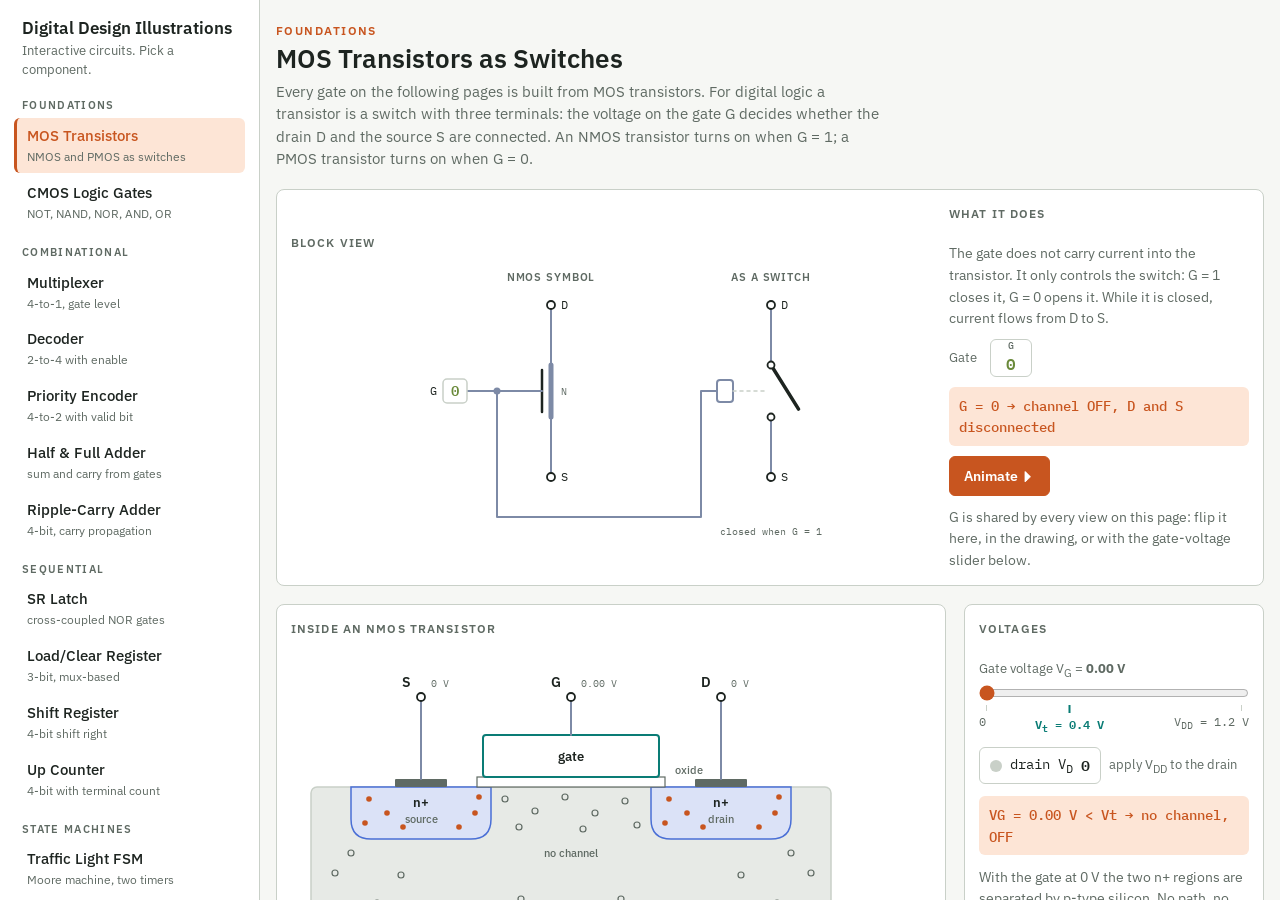
<file: index.html>
<!doctype html>
<html lang="en">
<head>
<meta charset="utf-8">
<meta name="viewport" content="width=device-width, initial-scale=1, viewport-fit=cover">
<title>Digital Design Illustrations</title>
<link rel="stylesheet" href="assets/style.css">
<style>
  /* Shell: fixed sidebar with grouped component links, the selected page in an iframe. */
  html, body { height: 100%; }
  body { display: grid; grid-template-columns: 260px minmax(0, 1fr); overflow: hidden; }
  .side {
    border-right: 1px solid var(--line); background: var(--panel); overflow-y: auto;
    padding: max(18px, env(safe-area-inset-top, 0px)) 14px 24px max(14px, env(safe-area-inset-left, 0px));
    display: flex; flex-direction: column; gap: 18px;
  }
  .brand { display: grid; gap: 2px; padding: 0 8px; }
  .brand b { font-size: 1.05rem; font-weight: 600; line-height: 1.25; }
  .brand span { font-size: .8rem; color: var(--muted); }
  nav h2 {
    font-size: .7rem; font-weight: 600; letter-spacing: .12em; text-transform: uppercase; color: var(--muted);
    margin: 0 0 4px; padding: 0 8px;
  }
  nav ul { list-style: none; margin: 0 0 14px; padding: 0; display: grid; gap: 2px; }
  nav a {
    display: grid; gap: 0; padding: 7px 8px 7px 10px; border-radius: 6px; text-decoration: none; color: var(--fg);
    border-left: 3px solid transparent;
  }
  nav a span { font-size: .78rem; color: var(--muted); }
  nav a:hover { background: var(--bg); }
  nav a[aria-current="page"] { background: var(--hi-soft); border-left-color: var(--hi); }
  nav a[aria-current="page"] b { color: var(--hi); }
  nav a b { font-weight: 500; font-size: .92rem; }
  .theme { margin-top: auto; display: flex; gap: 4px; padding: 0 8px; }
  .theme button {
    flex: 1; font: inherit; font-size: .8rem; padding: 5px 0; border: 1px solid var(--line); background: var(--panel);
    color: var(--muted); border-radius: 5px; cursor: pointer;
  }
  .theme button[aria-pressed="true"] { color: var(--fg); border-color: var(--fg); }
  main { position: relative; min-width: 0; }
  iframe { border: 0; width: 100%; height: 100%; display: block; background: var(--bg); }

  /* phones: the sidebar becomes a top bar with a dropdown */
  .mnav { display: none; }
  @media (max-width: 760px) {
    body { grid-template-columns: minmax(0, 1fr); grid-template-rows: auto minmax(0, 1fr); }
    .side { display: none; }
    .mnav {
      display: flex; gap: 10px; align-items: center; border-bottom: 1px solid var(--line); background: var(--panel);
      padding: max(10px, env(safe-area-inset-top, 0px)) 16px 10px;
    }
    .mnav b { font-size: .95rem; font-weight: 600; white-space: nowrap; }
    .mnav select { flex: 1; min-width: 0; font-family: var(--sans); font-size: .95rem; }
  }
</style>
</head>
<body>
<aside class="side">
  <div class="brand"><b>Digital Design Illustrations</b><span>Interactive circuits. Pick a component.</span></div>
  <nav id="nav" aria-label="Components"></nav>
  <div class="theme" role="group" aria-label="Theme">
    <button type="button" data-t="system">Auto</button>
    <button type="button" data-t="light">Light</button>
    <button type="button" data-t="dark">Dark</button>
  </div>
</aside>
<div class="mnav">
  <b>Digital Design</b>
  <select id="msel" aria-label="Component"></select>
</div>
<main><iframe id="view" title="Component illustration"></iframe></main>

<script src="assets/components.js"></script>
<script>
(function () {
  var groups = window.DD_COMPONENTS, nav = document.getElementById('nav'), sel = document.getElementById('msel');
  var view = document.getElementById('view'), byId = {}, first = null, theme = 'system';
  groups.forEach(function (g) {
    var h = document.createElement('h2'); h.textContent = g.group; nav.appendChild(h);
    var ul = document.createElement('ul'); nav.appendChild(ul);
    var og = document.createElement('optgroup'); og.label = g.group; sel.appendChild(og);
    g.items.forEach(function (it) {
      byId[it.id] = it; if (!first) first = it.id;
      var li = document.createElement('li'), a = document.createElement('a');
      a.href = '#' + it.id; a.dataset.id = it.id;
      a.innerHTML = '<b></b><span></span>';
      a.querySelector('b').textContent = it.title; a.querySelector('span').textContent = it.sub;
      li.appendChild(a); ul.appendChild(li);
      var o = document.createElement('option'); o.value = it.id; o.textContent = it.title; og.appendChild(o);
    });
  });
  sel.addEventListener('change', function () { location.hash = sel.value; });

  function show() {
    var id = location.hash.slice(1);
    if (!byId[id]) id = first;
    var it = byId[id];
    if (view.dataset.id !== id) { view.dataset.id = id; view.src = it.file; }
    document.title = it.title + ' · Digital Design Illustrations';
    nav.querySelectorAll('a').forEach(function (a) {
      if (a.dataset.id === id) a.setAttribute('aria-current', 'page'); else a.removeAttribute('aria-current');
    });
    sel.value = id;
  }
  window.addEventListener('hashchange', show);

  /* theme: applied here and forwarded to the page in the iframe */
  function sendTheme() { try { view.contentWindow.postMessage({ type: 'dd-theme', theme: theme }, '*'); } catch (e) {} }
  function setTheme(t) {
    theme = t;
    if (t === 'system') document.documentElement.removeAttribute('data-theme');
    else document.documentElement.setAttribute('data-theme', t);
    document.querySelectorAll('.theme button').forEach(function (b) { b.setAttribute('aria-pressed', b.dataset.t === t ? 'true' : 'false'); });
    try { localStorage.setItem('dd-theme', t); } catch (e) {}
    sendTheme();
  }
  document.querySelectorAll('.theme button').forEach(function (b) { b.addEventListener('click', function () { setTheme(b.dataset.t); }); });
  view.addEventListener('load', sendTheme);
  var saved = 'system';
  try { saved = localStorage.getItem('dd-theme') || 'system'; } catch (e) {}
  setTheme(saved);
  show();
})();
</script>
</body>
</html>
</file>
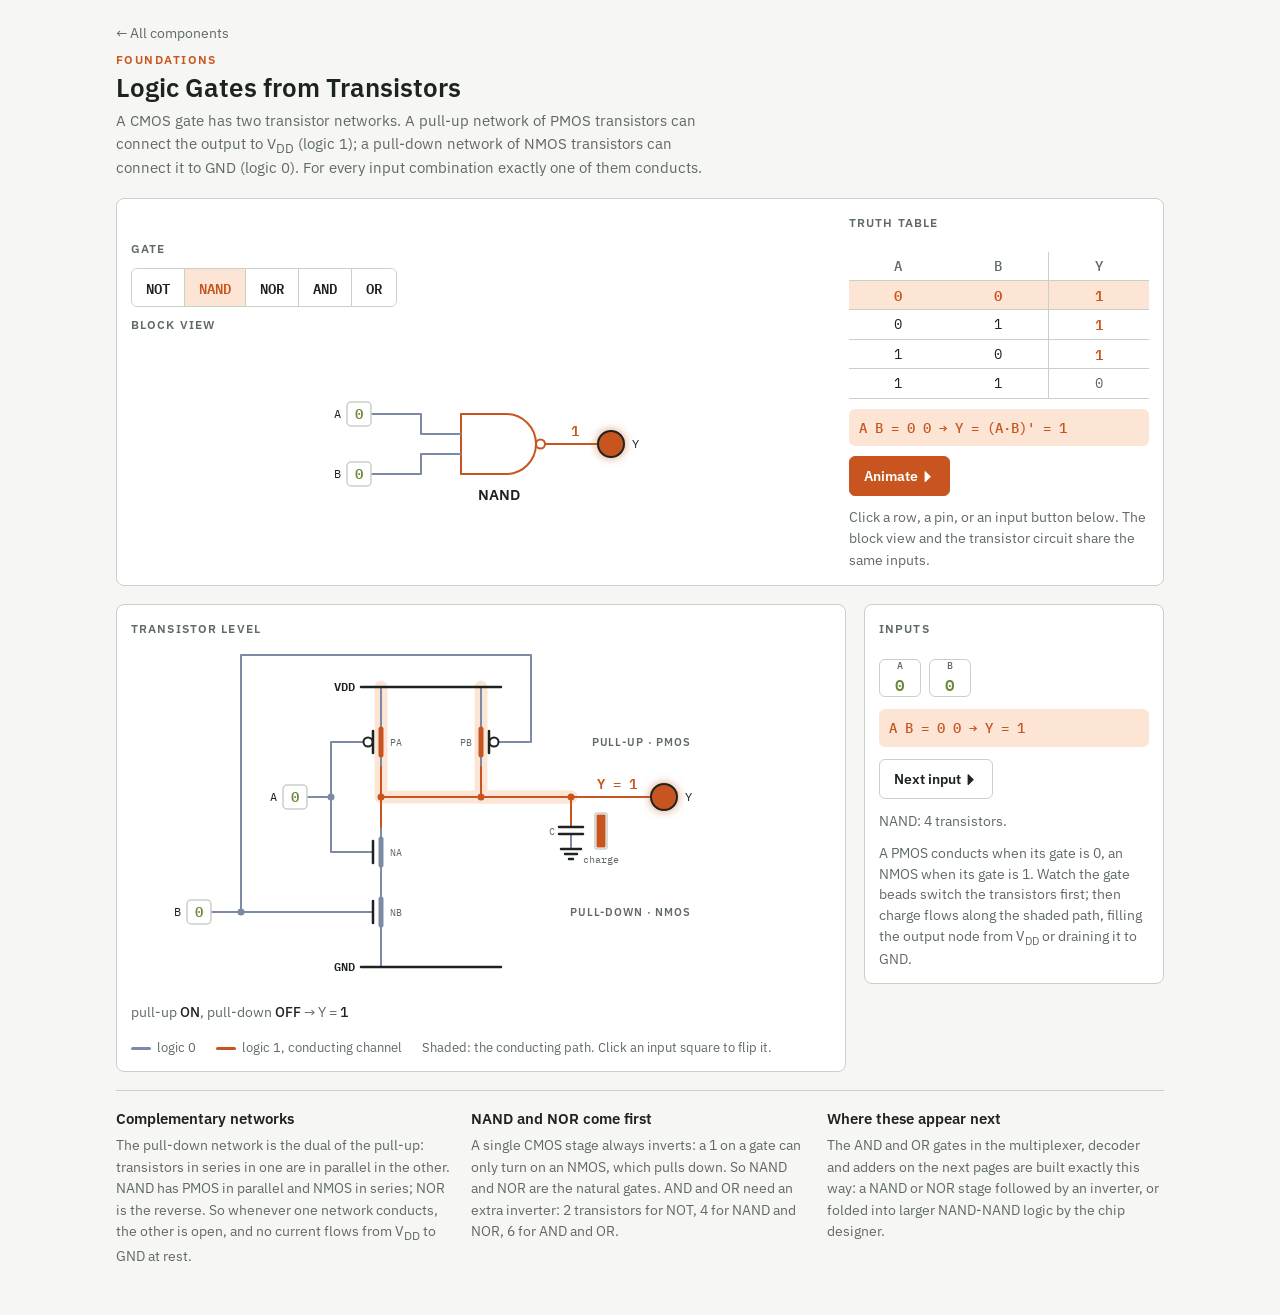
<file: components/cmos-gates.html>
<!doctype html>
<html lang="en">
<head>
<meta charset="utf-8">
<meta name="viewport" content="width=device-width, initial-scale=1, viewport-fit=cover">
<title>CMOS Logic Gates</title>
<link rel="stylesheet" href="../assets/style.css">
<script src="../assets/circuit.js"></script>
<style>
/* Page-specific: transistor symbols, supply rails, the conducting-path glow and the output charge gauge.
   Colors come only from the shared tokens in style.css. */
.sch .ch { fill: none; stroke: var(--wire); stroke-width: 5; stroke-linecap: round; transition: stroke .2s; }
.sch .ch.hi { stroke: var(--hi); }
.sch .plate { fill: none; stroke: var(--fg); stroke-width: 2.5; stroke-linecap: round; }
.sch .rail { fill: none; stroke: var(--fg); stroke-width: 2.5; stroke-linecap: round; }
.sch .glow { fill: none; stroke: var(--hi-soft); stroke-width: 13; stroke-linecap: round; stroke-linejoin: round; opacity: 0; transition: opacity .25s; }
.sch .glow.on { opacity: 1; }
.sch .gauge { fill: var(--panel); stroke: var(--line); stroke-width: 1.5; }
.sch .lvl { fill: var(--hi); transform-box: fill-box; transform-origin: 50% 100%; transition: transform .9s ease; }
.sch .rb { font-weight: 600; }

/* gate selector: segmented buttons */
.seg { justify-self: start; display: inline-flex; flex-wrap: wrap; border: 1px solid var(--line); border-radius: 6px; overflow: hidden; }
.seg button {
  font: 600 .85rem var(--mono); border: 0; border-right: 1px solid var(--line); background: var(--panel);
  color: var(--fg); padding: 7px 14px; cursor: pointer;
}
.seg button:last-child { border-right: 0; }
.seg button:hover { color: var(--hi); }
.seg button[aria-pressed="true"] { background: var(--hi-soft); color: var(--hi); }
.seg button:focus-visible { outline: 2px solid var(--hi); outline-offset: -2px; }
.blockview .pick-gate { display: grid; gap: 10px; margin-bottom: 8px; }
#pnote { min-height: 2.6em; }
</style>
</head>
<body>
<main class="page">
  <header class="page-head">
    <a class="backlink" href="../index.html#cmos-gates">← All components</a>
    <p class="kicker">Foundations</p>
    <h1>Logic Gates from Transistors</h1>
    <p>A CMOS gate has two transistor networks. A pull-up network of PMOS transistors can connect the output to V<sub>DD</sub> (logic 1); a pull-down network of NMOS transistors can connect it to GND (logic 0). For every input combination exactly one of them conducts.</p>
  </header>

  <section class="panel blockview">
    <div>
      <div class="pick-gate">
        <h2 style="margin:0">Gate</h2>
        <div class="seg" id="seg" role="group" aria-label="Choose a gate">
          <button data-t="not">NOT</button><button data-t="nand">NAND</button><button data-t="nor">NOR</button><button data-t="and">AND</button><button data-t="or">OR</button>
        </div>
      </div>
      <h2>Block view</h2>
      <svg id="blk" class="sch" viewBox="0 0 380 200" width="380" height="200" role="img"
           aria-label="The selected logic gate drawn as its standard symbol with its inputs and output lamp Y."></svg>
    </div>
    <div class="say">
      <h2>Truth table</h2>
      <table class="tt" id="tt"><thead></thead><tbody></tbody></table>
      <div class="fn" id="bfn"></div>
      <div class="row"><button class="btn primary" id="bplay">Animate ⏵</button></div>
      <p>Click a row, a pin, or an input button below. The block view and the transistor circuit share the same inputs.</p>
    </div>
  </section>

  <div class="top">
    <section class="panel scroll">
      <h2>Transistor level</h2>
      <svg id="sch" class="sch" viewBox="0 0 690 360" width="690" height="360" role="img"
           aria-label="CMOS transistor circuit of the selected gate between a VDD rail and a GND rail, with live input values and the conducting path highlighted."></svg>
      <p class="note" id="pnote"></p>
      <div class="legend">
        <span><i class="lo"></i>logic 0</span><span><i class="hi"></i>logic 1, conducting channel</span>
        <span>Shaded: the conducting path. Click an input square to flip it.</span>
      </div>
    </section>

    <section class="panel ctl">
      <h2>Inputs</h2>
      <div class="row">
        <button class="bit" id="ba"><small>A</small><span class="v">0</span></button>
        <button class="bit" id="bb"><small>B</small><span class="v">0</span></button>
      </div>
      <div class="fn" id="fn"></div>
      <div class="row"><button class="btn" id="step">Next input ⏵</button></div>
      <p class="note" style="margin:0" id="count"></p>
      <p class="note" style="margin:0">A PMOS conducts when its gate is 0, an NMOS when its gate is 1. Watch the gate beads switch the transistors first; then charge flows along the shaded path, filling the output node from V<sub>DD</sub> or draining it to GND.</p>
    </section>
  </div>

  <section class="notes">
    <div><h3>Complementary networks</h3><p>The pull-down network is the dual of the pull-up: transistors in series in one are in parallel in the other. NAND has PMOS in parallel and NMOS in series; NOR is the reverse. So whenever one network conducts, the other is open, and no current flows from V<sub>DD</sub> to GND at rest.</p></div>
    <div><h3>NAND and NOR come first</h3><p>A single CMOS stage always inverts: a 1 on a gate can only turn on an NMOS, which pulls down. So NAND and NOR are the natural gates. AND and OR need an extra inverter: 2 transistors for NOT, 4 for NAND and NOR, 6 for AND and OR.</p></div>
    <div><h3>Where these appear next</h3><p>The AND and OR gates in the multiplexer, decoder and adders on the next pages are built exactly this way: a NAND or NOR stage followed by an inverter, or folded into larger NAND-NAND logic by the chip designer.</p></div>
  </section>
</main>

<script>
(function () {
  var $ = function (id) { return document.getElementById(id); };
  var TYPE = 'nand', A = 0, B = 0;
  var NAMES = { not: 'NOT', nand: 'NAND', nor: 'NOR', and: 'AND', or: 'OR' };
  var COUNT = { not: 2, nand: 4, nor: 4, and: 6, or: 6 };

  /* ---------- logic: which transistor conducts, and the node values ---------- */
  function evaluate(t, a, b) {
    var on = { PA: 1 - a, NA: a }, v = { A: a, B: b };
    if (t === 'not') { v.Y = 1 - a; return { on: on, v: v }; }
    on.PB = 1 - b; on.NB = b;
    var first = (t === 'nand' || t === 'and') ? 1 - (a & b) : 1 - (a | b);
    if (t === 'nand' || t === 'nor') { v.Y = first; return { on: on, v: v }; }
    v.X = first; on.IP = 1 - first; on.IN = first; v.Y = 1 - first;
    return { on: on, v: v };
  }

  /* ---------- transistor-level schematic ---------- */
  var svg = $('sch'), Lay, T, N, stages, gauges, led, valT, disp, gen = 0;
  function reg(name, e) { (N[name] = N[name] || []).push(e); return e; }
  function wire(name, d) { var w = DD.wire(Lay.w, d); return name ? reg(name, w) : w; }
  function dot(name, x, y) { return reg(name, DD.dot(Lay.w, x, y)); }
  function rail(y, x1, x2, name, right) {
    DD.el('path', { d: 'M' + x1 + ',' + y + 'H' + x2, 'class': 'rail' }, Lay.w);
    DD.text(Lay.t, right ? x2 + 6 : x1 - 6, y + 4, name, 'lbl rb', right ? 'start' : 'end');
  }
  /* mos(): drain/source terminals at (x, y) and (x, y + 50), channel between, gate lead on side 'L' or 'R'.
     path: the gate wire from the input pin (or the X bus) to this gate; a bead travels along it. */
  function mos(id, x, y, p, sig, side, path, name) {
    DD.wire(Lay.w, 'M' + x + ',' + y + 'V' + (y + 12) + 'M' + x + ',' + (y + 38) + 'V' + (y + 50));
    var ch = DD.el('path', { d: 'M' + x + ',' + (y + 12) + 'V' + (y + 38), 'class': 'ch' }, Lay.g);
    var s = side === 'L' ? -1 : 1, bub = null;
    DD.el('path', { d: 'M' + (x + 8 * s) + ',' + (y + 14) + 'V' + (y + 36), 'class': 'plate' }, Lay.g);
    if (p) bub = reg(sig, DD.el('circle', { cx: x + 13 * s, cy: y + 25, r: 4.5, 'class': 'bubble' }, Lay.g));
    wire(sig, path);
    DD.text(Lay.t, x - 9 * s, y + 29, name, 'lbl small', side === 'L' ? 'start' : 'end');
    T[id] = { ch: ch, sig: sig, path: path };
  }
  function lead(x, p, side) { return side === 'L' ? x - (p ? 17.5 : 8) : x + (p ? 17.5 : 8); }
  /* output node: a load capacitor to ground with a charge gauge, then the output lamp */
  function load(n, xc, ny) {
    dot(n, xc, ny);
    wire(n, 'M' + xc + ',' + ny + 'V' + (ny + 30));
    DD.el('path', { d: 'M' + (xc - 12) + ',' + (ny + 30) + 'H' + (xc + 12) + 'M' + (xc - 12) + ',' + (ny + 37) + 'H' + (xc + 12), 'class': 'plate' }, Lay.g);
    DD.wire(Lay.w, 'M' + xc + ',' + (ny + 37) + 'V' + (ny + 52));
    DD.el('path', { d: 'M' + (xc - 10) + ',' + (ny + 52) + 'H' + (xc + 10) + 'M' + (xc - 6) + ',' + (ny + 57) + 'H' + (xc + 6) + 'M' + (xc - 2) + ',' + (ny + 62) + 'H' + (xc + 2), 'class': 'rail' }, Lay.g);
    DD.text(Lay.t, xc - 16, ny + 38, 'C', 'lbl small', 'end');
    DD.el('rect', { x: xc + 24, y: ny + 16, width: 12, height: 36, rx: 2, 'class': 'gauge' }, Lay.g);
    gauges[n] = DD.el('rect', { x: xc + 25.5, y: ny + 17.5, width: 9, height: 33, rx: 1, 'class': 'lvl' }, Lay.g);
    DD.text(Lay.t, xc + 30, ny + 66, 'charge', 'lbl small');
    wire(n, 'M' + xc + ',' + ny + 'H' + (xc + 80));
    led = DD.led(Lay.g, xc + 93, ny, 13, 'Y');
    valT[n] = { el: DD.text(Lay.t, xc + 46, ny - 8, '', 'lbl val'), pre: n + ' = ' };
  }
  function route(list, need, d) {
    list.push({ need: need, d: d, glow: DD.el('path', { d: d, 'class': 'glow' }, Lay.bg) });
  }

  /* first stage. NAND: PMOS in parallel, NMOS in series. NOR: PMOS in series, NMOS in parallel.
     n: name of its output node ('Y' alone, 'X' when an inverter follows); end: x where that node is tapped. */
  function nandStage(n, end) {
    var st = { node: n, up: [], dn: [], trs: ['PA', 'PB', 'NA', 'NB'] }, ny = 150;
    DD.wire(Lay.w, 'M250,40V70M350,40V70');
    mos('PA', 250, 70, 1, 'A', 'L', 'M176,150H200V95H' + lead(250, 1, 'L'), 'PA');
    mos('PB', 350, 70, 1, 'B', 'R', 'M80,265H110V8H400V95H' + lead(350, 1, 'R'), 'PB');
    mos('NA', 250, 180, 0, 'A', 'L', 'M176,150H200V205H' + lead(250, 0, 'L'), 'NA');
    DD.wire(Lay.w, 'M250,230V240');
    mos('NB', 250, 240, 0, 'B', 'L', 'M80,265H' + lead(250, 0, 'L'), 'NB');
    DD.wire(Lay.w, 'M250,290V320');
    wire(n, 'M250,120V180'); wire(n, 'M350,120V150'); wire(n, 'M250,150H' + end);
    dot(n, 250, ny); dot(n, 350, ny); dot('A', 200, 150); dot('B', 110, 265);
    route(st.up, ['PA'], 'M250,40V150H' + end);
    route(st.up, ['PB'], 'M350,40V150H' + end);
    route(st.dn, ['NA', 'NB'], 'M' + end + ',150H250V320');
    rail(40, 230, 370, 'VDD'); rail(320, 230, n === 'X' ? 500 : 370, 'GND');
    return st;
  }
  function norStage(n, end) {
    var st = { node: n, up: [], dn: [], trs: ['PA', 'PB', 'NA', 'NB'] }, ny = 210;
    DD.wire(Lay.w, 'M250,40V70');
    mos('PB', 250, 70, 1, 'B', 'L', 'M80,95H' + lead(250, 1, 'L'), 'PB');
    DD.wire(Lay.w, 'M250,120V130');
    mos('PA', 250, 130, 1, 'A', 'L', 'M176,210H200V155H' + lead(250, 1, 'L'), 'PA');
    mos('NA', 250, 240, 0, 'A', 'L', 'M176,210H200V265H' + lead(250, 0, 'L'), 'NA');
    mos('NB', 350, 240, 0, 'B', 'R', 'M80,95H110V344H400V265H' + lead(350, 0, 'R'), 'NB');
    DD.wire(Lay.w, 'M250,290V320M350,290V320');
    wire(n, 'M250,180V240'); wire(n, 'M350,210V240'); wire(n, 'M250,210H' + end);
    dot(n, 250, ny); dot(n, 350, ny); dot('A', 200, 210); dot('B', 110, 95);
    route(st.up, ['PB', 'PA'], 'M250,40V210H' + end);
    route(st.dn, ['NA'], 'M' + end + ',210H250V320');
    route(st.dn, ['NB'], 'M' + end + ',210H350V320');
    rail(40, 230, n === 'X' ? 500 : 370, 'VDD'); rail(320, 230, 370, 'GND');
    return st;
  }
  /* inverter on node X, gate bus at x = 440, transistors at x = 480 */
  function inverter(ny, pTop) {
    var st = { node: 'Y', up: [], dn: [], trs: ['IP', 'IN'] }, nTop = ny + 30;
    DD.wire(Lay.w, 'M480,40V' + pTop + 'M480,' + (nTop + 50) + 'V320');
    mos('IP', 480, pTop, 1, 'X', 'L', 'M440,' + ny + 'V' + (pTop + 25) + 'H' + lead(480, 1, 'L'), 'P');
    mos('IN', 480, nTop, 0, 'X', 'L', 'M440,' + ny + 'V' + (nTop + 25) + 'H' + lead(480, 0, 'L'), 'N');
    wire('Y', 'M480,' + (pTop + 50) + 'V' + nTop); wire('Y', 'M480,' + ny + 'H560');
    dot('X', 440, ny); dot('Y', 480, ny);
    route(st.up, ['IP'], 'M480,40V' + ny + 'H560');
    route(st.dn, ['IN'], 'M560,' + ny + 'H480V320');
    DD.text(Lay.t, 460, 30, 'INVERTER', 'lbl name');
    valT.X = { el: DD.text(Lay.t, 434, ny - 8, '', 'lbl val', 'end'), pre: 'X = ' };
    return st;
  }

  function build() {
    while (svg.firstChild) svg.removeChild(svg.firstChild);
    Lay = { bg: DD.el('g', null, svg), w: DD.el('g', null, svg), g: DD.el('g', null, svg), t: DD.el('g', null, svg) };
    T = {}; N = {}; stages = []; gauges = {}; valT = {};
    var W, H, up, dn, ny, X0 = 0;
    if (TYPE === 'not') {
      ny = 150;
      var st = { node: 'Y', up: [], dn: [], trs: ['PA', 'NA'] };
      DD.wire(Lay.w, 'M250,40V70M250,230V260');
      mos('PA', 250, 70, 1, 'A', 'L', 'M176,150H200V95H' + lead(250, 1, 'L'), 'PA');
      mos('NA', 250, 180, 0, 'A', 'L', 'M176,150H200V205H' + lead(250, 0, 'L'), 'NA');
      wire('Y', 'M250,120V180'); wire('Y', 'M250,150H340'); dot('Y', 250, 150); dot('A', 200, 150);
      route(st.up, ['PA'], 'M250,40V150H340');
      route(st.dn, ['NA'], 'M340,150H250V260');
      rail(40, 230, 290, 'VDD'); rail(260, 230, 290, 'GND');
      stages.push(st); load('Y', 340, 150);
      X0 = 120; W = 470; H = 285; up = [460, 95]; dn = [460, 240];
    } else if (TYPE === 'nand' || TYPE === 'and') {
      ny = 150;
      if (TYPE === 'nand') { stages.push(nandStage('Y', 440)); load('Y', 440, ny); W = 570; }
      else {
        stages.push(nandStage('X', 440)); stages.push(inverter(ny, 70));
        rail(40, 420, 500, 'VDD', 1); load('Y', 560, ny); W = 690;
        DD.text(Lay.t, 300, 30, 'NAND', 'lbl name');
      }
      H = 345; up = [W - 10, 95]; dn = [W - 10, 265];
    } else {
      ny = 210;
      if (TYPE === 'nor') { stages.push(norStage('Y', 440)); load('Y', 440, ny); W = 570; }
      else {
        stages.push(norStage('X', 440)); stages.push(inverter(ny, 130));
        rail(320, 420, 500, 'GND', 1); load('Y', 560, ny); W = 690;
        DD.text(Lay.t, 300, 30, 'NOR', 'lbl name');
      }
      H = 360; up = [W - 10, 125]; dn = [W - 10, 300];
    }
    DD.text(Lay.t, up[0], up[1] + 4, 'PULL-UP · PMOS', 'lbl name', 'end');
    DD.text(Lay.t, dn[0], dn[1] + 4, 'PULL-DOWN · NMOS', 'lbl name', 'end');
    /* input pins */
    pins = {};
    pins.A = DD.pin(Lay.t, 176, ny, 'A', { onToggle: function (v) { A = v; render(); } });
    if (TYPE !== 'not') pins.B = DD.pin(Lay.t, 80, TYPE === 'nor' || TYPE === 'or' ? 95 : 265, 'B', { onToggle: function (v) { B = v; render(); } });
    svg.setAttribute('viewBox', X0 + ' 0 ' + (W - X0) + ' ' + H); svg.setAttribute('width', W - X0); svg.setAttribute('height', H);
    /* show the current state at once, no animation */
    var e = evaluate(TYPE, A, B);
    disp = { on: Object.assign({}, e.on), v: Object.assign({}, e.v), lvl: { Y: e.v.Y }, led: e.v.Y, inA: A, inB: B };
    paint();
  }
  var pins = {};

  function active(r) { return r.need.every(function (id) { return disp.on[id]; }); }
  function paint() {
    var v = { A: A, B: B, X: disp.v.X, Y: disp.v.Y };
    for (var n in N) DD.setHi(N[n], v[n]);
    for (var id in T) DD.setHi(T[id].ch, disp.on[id]);
    stages.forEach(function (st) { st.up.concat(st.dn).forEach(function (r) { r.glow.classList.toggle('on', active(r)); }); });
    for (n in gauges) gauges[n].style.transform = 'scaleY(' + (disp.lvl[n] ? 1 : 0.04) + ')';
    for (n in valT) DD.setVal(valT[n].el, disp.v[n], valT[n].pre);
    led.set(disp.led);
    pins.A.set(A); if (pins.B) pins.B.set(B);
    $('pnote').innerHTML = stages.map(function (st) {
      var u = st.up.some(active), d = st.dn.some(active);
      return (stages.length > 1 ? (st.node === 'X' ? NAMES[TYPE === 'and' ? 'nand' : 'nor'] + ' stage: ' : 'inverter: ') : '') +
        'pull-up <b>' + (u ? 'ON' : 'OFF') + '</b>, pull-down <b>' + (d ? 'ON' : 'OFF') + '</b> → ' + st.node + ' = <b>' + disp.v[st.node] + '</b>';
    }).join('<br>');
  }

  /* inputs switch the transistors (gate beads), then charge flows along the conducting path into or out of the node,
     then the next stage, then the lamp. A newer change cancels an older animation. */
  async function animate() {
    var my = ++gen, tgt = evaluate(TYPE, A, B);
    for (var s = 0; s < stages.length; s++) {
      var st = stages[s], beads = [];
      st.trs.forEach(function (id) {
        if (disp.on[id] === tgt.on[id]) return;
        var gv = T[id].sig === 'X' ? disp.v.X : T[id].sig === 'A' ? A : B;
        beads.push(DD.token(svg, T[id].path, { value: gv, dur: 600 }));
      });
      if (beads.length) {
        await Promise.all(beads); if (my !== gen) return;
        st.trs.forEach(function (id) { disp.on[id] = tgt.on[id]; }); paint();
        await DD.sleep(250); if (my !== gen) return;
      }
      var n = st.node, nv = tgt.v[n];
      if (disp.v[n] !== nv) {
        var paths = (nv ? st.up : st.dn).filter(active).map(function (r) { return r.d; });
        if (n in gauges) { disp.lvl[n] = nv; paint(); }
        var flows = [];
        for (var k = 0; k < 3; k++) {
          paths.forEach(function (d) { flows.push(DD.token(svg, d, { dur: 900, r: 5 })); });
          await DD.sleep(170); if (my !== gen) return;
        }
        await Promise.all(flows); if (my !== gen) return;
        disp.v[n] = nv; paint();
        await DD.sleep(150); if (my !== gen) return;
      }
    }
    disp.led = tgt.v.Y; disp.lvl.Y = tgt.v.Y; paint();
  }

  /* ---------- block view ---------- */
  var blk = $('blk'), bG, bW = {}, bPaths = {}, bOut, bOutPath, bLed, bVal, bPins = {}, bShown = -1, bgen = 0;
  function buildBlock() {
    while (blk.firstChild) blk.removeChild(blk.firstChild);
    var two = TYPE !== 'not', gy = two ? 70 : 78, gh = two ? 60 : 44, gw = two ? 84 : 64;
    bG = DD.gate(blk, TYPE, 170, gy, { h: gh, w: gw });
    DD.text(blk, 170 + gw / 2 - (two ? 4 : 10), gy + gh + 26, NAMES[TYPE], 'sym-name');
    bW = {}; bPaths = {}; bPins = {};
    if (two) {
      bPaths.A = 'M80,70H130V' + bG.ins[0][1] + 'H' + bG.ins[0][0];
      bPaths.B = 'M80,130H130V' + bG.ins[1][1] + 'H' + bG.ins[1][0];
      bW.A = DD.wire(blk, bPaths.A); bW.B = DD.wire(blk, bPaths.B);
      bPins.A = DD.pin(blk, 80, 70, 'A', { onToggle: function (v) { A = v; render(); } });
      bPins.B = DD.pin(blk, 80, 130, 'B', { onToggle: function (v) { B = v; render(); } });
    } else {
      bPaths.A = 'M80,100H' + bG.ins[0][0];
      bW.A = DD.wire(blk, bPaths.A);
      bPins.A = DD.pin(blk, 80, 100, 'A', { onToggle: function (v) { A = v; render(); } });
    }
    bOutPath = 'M' + bG.out[0] + ',100H307';
    bOut = DD.wire(blk, bOutPath);
    bLed = DD.led(blk, 320, 100, 13, 'Y');
    bVal = DD.text(blk, 284, 92, '', 'lbl val');
    bShown = -1;
  }
  function showBlock(y) { bShown = y; bG.set(y); DD.setHi(bOut, y); bLed.set(y); DD.setVal(bVal, y); }
  async function animateBlock(y, changed) {
    var my = ++bgen;
    await Promise.all(changed.map(function (k) { return DD.token(blk, bPaths[k], { value: k === 'A' ? A : B, dur: 500 }); }));
    if (my !== bgen) return;
    bG.flash();
    await DD.token(blk, bOutPath, { value: y, dur: 500 });
    if (my === bgen) showBlock(y);
  }
  var bLast = {};
  function renderBlock(y) {
    DD.setHi(bW.A, A); bPins.A.set(A);
    if (bW.B) { DD.setHi(bW.B, B); bPins.B.set(B); }
    var changed = ['A', 'B'].filter(function (k) { return bW[k] && bLast[k] !== undefined && bLast[k] !== (k === 'A' ? A : B); });
    bLast = { A: A, B: B };
    if (bShown < 0) showBlock(y);
    else if (changed.length) animateBlock(y, changed);
  }

  /* ---------- truth table and controls ---------- */
  var tt = $('tt');
  function buildTable() {
    var two = TYPE !== 'not';
    tt.tHead.innerHTML = two ? '<tr><th>A</th><th>B</th><th class="sep">Y</th></tr>' : '<tr><th>A</th><th class="sep">Y</th></tr>';
    var rows = '', n = two ? 4 : 2;
    for (var k = 0; k < n; k++) {
      var a = two ? k >> 1 : k, b = k & 1, y = evaluate(TYPE, a, two ? b : 0).v.Y;
      rows += '<tr class="pick" data-k="' + k + '"><td>' + a + '</td>' + (two ? '<td>' + b + '</td>' : '') + '<td class="sep ' + (y ? 'one' : 'zero') + '">' + y + '</td></tr>';
    }
    tt.tBodies[0].innerHTML = rows;
    tt.tBodies[0].querySelectorAll('tr').forEach(function (tr) {
      tr.addEventListener('click', function () { var k = +tr.dataset.k; if (two) { A = k >> 1; B = k & 1; } else A = k; render(); });
    });
  }
  var setA = DD.bitButton($('ba'), function () { return A; }, function (v) { A = v; render(); });
  var setB = DD.bitButton($('bb'), function () { return B; }, function (v) { B = v; render(); });
  function nextInput() {
    if (TYPE === 'not') A = 1 - A;
    else { var k = (A * 2 + B + 1) & 3; A = k >> 1; B = k & 1; }
    render();
  }
  $('step').addEventListener('click', nextInput);
  var bplay = $('bplay');
  bplay.addEventListener('click', async function () {
    bplay.disabled = true;
    A = 0; B = 0; render();
    var n = TYPE === 'not' ? 2 : 4;
    for (var i = 1; i < n + 1; i++) {
      await DD.sleep(DD.reduceMotion ? 800 : (TYPE === 'and' || TYPE === 'or' ? 4200 : 3000));
      if (i < n) nextInput();
    }
    bplay.disabled = false;
  });
  document.querySelectorAll('#seg button').forEach(function (b) {
    b.addEventListener('click', function () { setType(b.dataset.t); });
  });
  function setType(t) {
    TYPE = t; gen++; bgen++;
    if (t === 'not') B = 0;
    document.querySelectorAll('#seg button').forEach(function (b) { b.setAttribute('aria-pressed', b.dataset.t === t ? 'true' : 'false'); });
    $('bb').hidden = t === 'not';
    $('count').textContent = NAMES[t] + ': ' + COUNT[t] + ' transistors' + (t === 'and' || t === 'or' ? ' (' + (t === 'and' ? 'NAND' : 'NOR') + ' + inverter)' : '') + '.';
    build(); buildBlock(); buildTable(); bLast = {};
    render();
  }

  function render() {
    var e = evaluate(TYPE, A, B), y = e.v.Y, two = TYPE !== 'not';
    setA(A); setB(B);
    DD.markRow(tt, two ? A * 2 + B : A);
    var ins = two ? 'A B = ' + A + ' ' + B : 'A = ' + A;
    var f = TYPE === 'not' ? "Y = A'" : TYPE === 'nand' ? "Y = (A·B)'" : TYPE === 'nor' ? "Y = (A+B)'" : TYPE === 'and' ? 'Y = A·B' : 'Y = A+B';
    $('bfn').textContent = ins + ' → ' + f + ' = ' + y;
    $('fn').textContent = ins + ' → Y = ' + y;
    renderBlock(y);
    if (disp.inA !== A || disp.inB !== B) { disp.inA = A; disp.inB = B; paint(); animate(); }
  }
  setType(TYPE);
})();
</script>
</body>
</html>
</file>
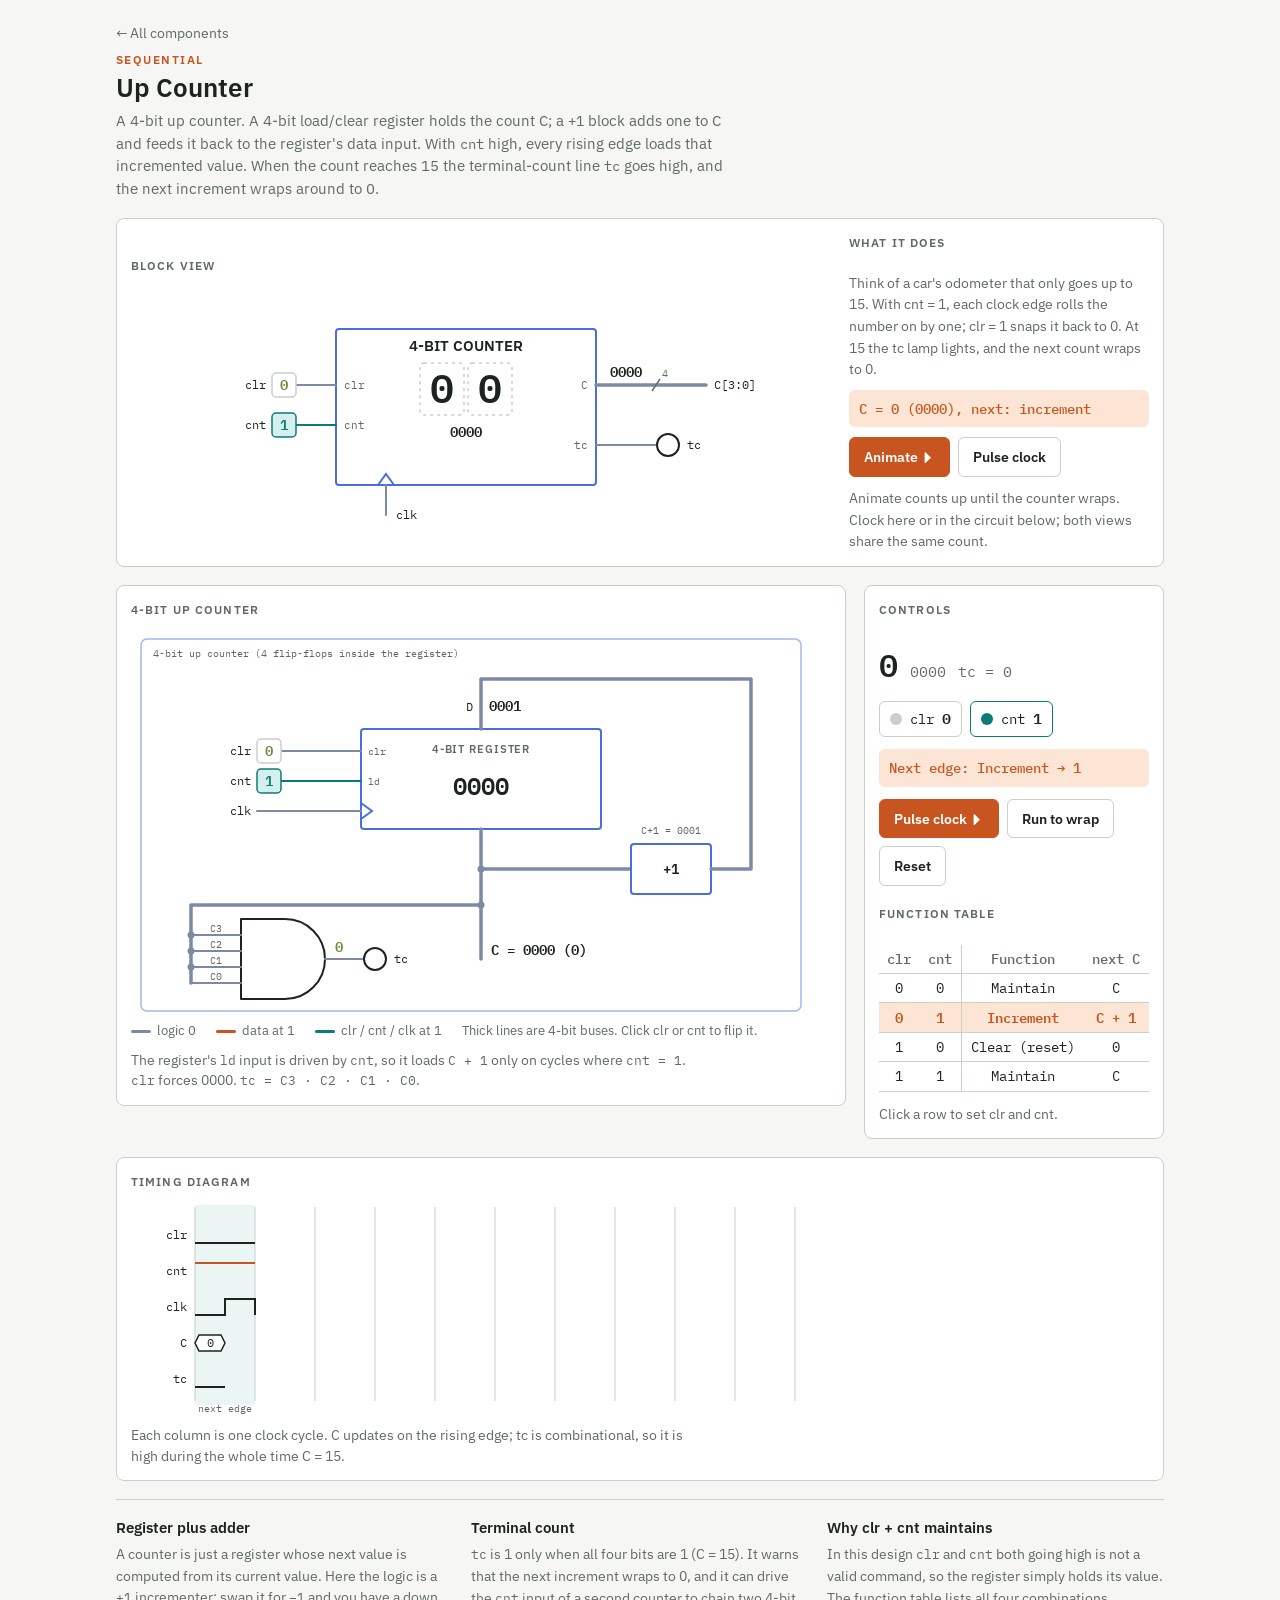
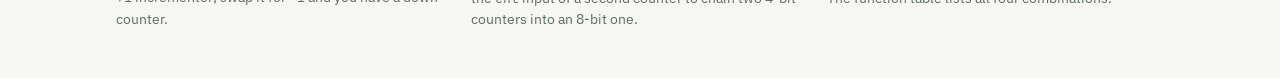
<file: components/counter.html>
<!doctype html>
<html lang="en">
<head>
<meta charset="utf-8">
<meta name="viewport" content="width=device-width, initial-scale=1, viewport-fit=cover">
<title>Up Counter</title>
<link rel="stylesheet" href="../assets/style.css">
<script src="../assets/circuit.js"></script>
<style>
  /* the C+1 value travelling round the feedback bus into the register */
  .sch .pulse.travel { animation: ctr-travel .6s linear forwards; }
  @keyframes ctr-travel { 0% { opacity: 1; offset-distance: 0%; } 100% { opacity: 1; offset-distance: 100%; } }
  /* odometer digits roll on a CSS transition; the wrap cue fades in and out */
  .sch .odo { transition: transform .35s ease-in-out; }
  .sch .odo.snap { transition: none; }
  .sch .odo text { font-size: 40px; font-weight: 600; }
  .sch .wrapcue { opacity: 0; font-weight: 600; fill: var(--hi); }
  .sch .wrapcue.show { animation: ctr-wrap 1.4s ease-out; }
  @keyframes ctr-wrap { 0%, 60% { opacity: 1; } 100% { opacity: 0; } }
  @media (prefers-reduced-motion: reduce) { .sch .odo { transition: none; } .sch .wrapcue.show { animation-duration: .01s; } }
  @media (prefers-reduced-motion: reduce) { .sch .pulse.travel { animation-duration: .01s; } }
</style>
</head>
<body>
<main class="page">
  <header class="page-head">
    <a class="backlink" href="../index.html#counter">← All components</a>
    <p class="kicker">Sequential</p>
    <h1>Up Counter</h1>
    <p>A 4-bit up counter. A 4-bit load/clear register holds the count C; a <code>+1</code> block adds one to C and feeds it back to the register's data input. With <code>cnt</code> high, every rising edge loads that incremented value. When the count reaches 15 the terminal-count line <code>tc</code> goes high, and the next increment wraps around to 0.</p>
  </header>

  <section class="panel blockview">
    <div>
      <h2>Block view</h2>
      <svg id="blk" class="sch" viewBox="0 0 590 244" width="590" height="244" role="img"
           aria-label="Counter symbol: clr and cnt on the left, clk underneath, the 4-bit count C on a bus to the right and a tc lamp. Inside, an odometer shows the count."></svg>
    </div>
    <div class="say">
      <h2>What it does</h2>
      <p>Think of a car's odometer that only goes up to 15. With cnt = 1, each clock edge rolls the number on by one; clr = 1 snaps it back to 0. At 15 the tc lamp lights, and the next count wraps to 0.</p>
      <div class="fn" id="bfn"></div>
      <div class="row"><button class="btn primary" id="bplay">Animate ⏵</button><button class="btn" id="bclk">Pulse clock</button></div>
      <p>Animate counts up until the counter wraps. Clock here or in the circuit below; both views share the same count.</p>
    </div>
  </section>

  <div class="top">
    <section class="panel scroll">
      <h2>4-bit up counter</h2>
      <svg id="sch" class="sch" viewBox="0 0 680 392" width="680" height="392" role="img"
           aria-label="A 4-bit register with clr, ld and clock inputs. Its output C feeds a +1 block whose output loops back to the register's D input, and a 4-input AND gate that produces tc."></svg>
      <div class="legend">
        <span><i class="lo"></i>logic 0</span><span><i class="hi"></i>data at 1</span><span><i class="ctrl"></i>clr / cnt / clk at 1</span>
        <span>Thick lines are 4-bit buses. Click clr or cnt to flip it.</span>
      </div>
      <p class="note">The register's <code>ld</code> input is driven by <code>cnt</code>, so it loads <code>C + 1</code> only on cycles where <code>cnt = 1</code>. <code>clr</code> forces 0000. <code>tc = C3 · C2 · C1 · C0</code>.</p>
    </section>

    <section class="panel ctl">
      <h2>Controls</h2>
      <div class="readout"><b id="cdec">0</b><span id="cbin">0000</span><span>tc = <span id="tcv">0</span></span></div>
      <div class="row">
        <button class="sw" id="bclr"><span class="dot"></span><code>clr</code> <span class="st">0</span></button>
        <button class="sw" id="bcnt"><span class="dot"></span><code>cnt</code> <span class="st">1</span></button>
      </div>
      <div class="fn" id="fn"></div>
      <div class="row">
        <button class="btn primary" id="clk">Pulse clock ⏵</button>
        <button class="btn" id="play">Run to wrap</button>
        <button class="btn" id="reset">Reset</button>
      </div>
      <h2 style="margin-top:6px">Function table</h2>
      <table class="tt" id="tt">
        <thead><tr><th>clr</th><th>cnt</th><th class="sep">Function</th><th>next C</th></tr></thead>
        <tbody>
          <tr class="pick" data-k="00"><td>0</td><td>0</td><td class="sep">Maintain</td><td>C</td></tr>
          <tr class="pick" data-k="01"><td>0</td><td>1</td><td class="sep">Increment</td><td>C + 1</td></tr>
          <tr class="pick" data-k="10"><td>1</td><td>0</td><td class="sep">Clear (reset)</td><td>0</td></tr>
          <tr class="pick" data-k="11"><td>1</td><td>1</td><td class="sep">Maintain</td><td>C</td></tr>
        </tbody>
      </table>
      <p class="note" style="margin:0">Click a row to set clr and cnt.</p>
    </section>
  </div>

  <section class="panel scroll">
    <h2>Timing diagram</h2>
    <svg id="tim" role="img" aria-label="Timing diagram of clr, cnt, clk, C and tc"></svg>
    <p class="note">Each column is one clock cycle. C updates on the rising edge; tc is combinational, so it is high during the whole time C = 15.</p>
  </section>

  <section class="notes">
    <div><h3>Register plus adder</h3><p>A counter is just a register whose next value is computed from its current value. Here the logic is a <code>+1</code> incrementer; swap it for <code>−1</code> and you have a down counter.</p></div>
    <div><h3>Terminal count</h3><p><code>tc</code> is 1 only when all four bits are 1 (C = 15). It warns that the next increment wraps to 0, and it can drive the <code>cnt</code> input of a second counter to chain two 4-bit counters into an 8-bit one.</p></div>
    <div><h3>Why clr + cnt maintains</h3><p>In this design <code>clr</code> and <code>cnt</code> both going high is not a valid command, so the register simply holds its value. The function table lists all four combinations.</p></div>
  </section>
</main>

<script>
(function () {
  var svg = document.getElementById('sch');
  var C = 0, clr = 0, cnt = 1, hist = [], busy = false;
  var FN = { '00': 'Maintain', '01': 'Increment', '10': 'Clear', '11': 'Maintain' };
  function key() { return '' + clr + cnt; }
  function nextC() { var k = key(); return k === '01' ? (C + 1) & 15 : k === '10' ? 0 : C; }
  var W = {};                      /* signal name -> wires/dots to colour */
  function reg(name, e) { (W[name] = W[name] || []).push(e); return e; }
  function wire(name, pts, cls) { return reg(name, DD.wire(svg, pts, cls)); }
  function dot(name, x, y, cls) { return reg(name, DD.dot(svg, x, y, cls)); }
  function el(t, a) { return DD.el(t, a, svg); }

  el('rect', { x: 10, y: 10, width: 660, height: 372, rx: 6, 'class': 'frame' });
  DD.text(svg, 22, 28, '4-bit up counter (4 flip-flops inside the register)', 'lbl small', 'start');

  /* ---- register ---- */
  var rx = 230, ry = 100, rw = 240, rh = 100, inX = rx + rw / 2;
  var regB = DD.block(svg, rx, ry, rw, rh, { clk: 82 });
  DD.text(svg, inX, ry + 24, '4-BIT REGISTER', 'lbl name');
  var regT = DD.text(svg, inX, ry + 66, '0000', 'lbl big');
  DD.text(svg, rx + 7, ry + 26, 'clr', 'lbl small', 'start');
  DD.text(svg, rx + 7, ry + 56, 'ld', 'lbl small', 'start');

  /* ---- control inputs on the left ---- */
  wire('clr', [[150, ry + 22], [rx, ry + 22]], 'ctrl');
  wire('cnt', [[150, ry + 52], [rx, ry + 52]], 'ctrl');
  wire('clk', [[126, ry + 82], [rx, ry + 82]], 'ctrl');
  DD.text(svg, 120, ry + 86, 'clk', 'lbl', 'end');
  var edge = el('path', { d: 'M126,' + (ry + 82) + 'H' + rx, 'class': 'edge' });

  /* ---- output bus C, branching to the +1 block and to the tc gate ---- */
  var jR = 240, jL = 276;
  DD.wire(svg, [[inX, ry + rh], [inX, 330]], 'bus');
  DD.dot(svg, inX, jR); DD.dot(svg, inX, jL);
  var cT = DD.text(svg, inX + 10, 326, 'C = 0000 (0)', 'lbl val', 'start');

  /* +1 block and feedback into D */
  var px = 500, pw = 80, ph = 50;
  DD.wire(svg, [[inX, jR], [px, jR]], 'bus');
  var plusB = DD.block(svg, px, jR - ph / 2, pw, ph, { title: '+1' });
  var plusT = DD.text(svg, px + pw / 2, jR - ph / 2 - 10, 'C+1 = 0001', 'lbl small');
  var fb = 'M' + (px + pw) + ',' + jR + 'H620V50H' + inX + 'V' + ry;
  DD.wire(svg, fb, 'bus');
  DD.text(svg, inX - 8, 82, 'D', 'lbl', 'end');
  var dT = DD.text(svg, inX + 8, 82, '0001', 'lbl val', 'start');
  var pulse = el('circle', { r: 7, 'class': 'pulse' });
  pulse.style.offsetPath = 'path("' + fb + '")';
  pulse.style.offsetRotate = '0deg';

  /* tc = C3·C2·C1·C0: the bus splits into its four bits */
  var g = DD.gate(svg, 'and', 110, 290, { n: 4, h: 80, w: 84 });
  var rip = 60, lastY = g.ins[3][1];
  DD.wire(svg, [[inX, jL], [rip, jL], [rip, lastY]], 'bus');
  for (var b = 0; b < 4; b++) {
    var yy = g.ins[b][1];
    wire('c' + (3 - b), [[rip, yy], g.ins[b]]);
    if (b < 3) dot('c' + (3 - b), rip, yy);
    DD.text(svg, rip + 25, yy - 3, 'C' + (3 - b), 'lbl small');
  }
  wire('tc', [g.out, [232, g.out[1]]]);
  var tcLed = DD.led(svg, 244, g.out[1], 11, 'tc');
  var tcT = DD.text(svg, g.out[0] + 14, g.out[1] - 7, '0', 'lbl val');

  /* ---- input pins ---- */
  var pClr = DD.pin(svg, 150, ry + 22, 'clr', { ctrl: 1, onToggle: function (v) { if (busy) return; clr = v; render(); } });
  var pCnt = DD.pin(svg, 150, ry + 52, 'cnt', { ctrl: 1, onToggle: function (v) { if (busy) return; cnt = v; render(); } });

  /* ---- HTML controls ---- */
  var setClr = DD.swButton(document.getElementById('bclr'), function () { return clr; }, function (v) { if (busy) return; clr = v; render(); });
  var setCnt = DD.swButton(document.getElementById('bcnt'), function () { return cnt; }, function (v) { if (busy) return; cnt = v; render(); });
  var tt = document.getElementById('tt');
  tt.querySelectorAll('tbody tr').forEach(function (tr) {
    tr.addEventListener('click', function () { if (busy) return; clr = +tr.dataset.k[0]; cnt = +tr.dataset.k[1]; render(); });
  });

  /* ---- block view: the counter as one symbol with an odometer inside ---- */
  var blk = document.getElementById('blk');
  var bBox = DD.block(blk, 150, 44, 260, 156);
  DD.text(blk, 280, 66, '4-BIT COUNTER', 'sym-name');
  DD.text(blk, 158, 104, 'clr', 'port', 'start');
  DD.text(blk, 158, 144, 'cnt', 'port', 'start');
  DD.text(blk, 402, 104, 'C', 'port', 'end');
  DD.text(blk, 402, 164, 'tc', 'port', 'end');
  DD.el('polyline', { points: '192,200 200,189 208,200', 'class': 'clk-tri' }, blk);
  var bClkW = DD.wire(blk, [[200, 230], [200, 200]], 'ctrl');
  DD.text(blk, 210, 234, 'clk', 'lbl', 'start');
  var bClrW = DD.wire(blk, [[110, 100], [150, 100]], 'ctrl');
  var bCntW = DD.wire(blk, [[110, 140], [150, 140]], 'ctrl');
  var bClrP = DD.pin(blk, 110, 100, 'clr', { ctrl: 1, onToggle: function (v) { if (busy) return; clr = v; render(); } });
  var bCntP = DD.pin(blk, 110, 140, 'cnt', { ctrl: 1, onToggle: function (v) { if (busy) return; cnt = v; render(); } });
  DD.wire(blk, [[410, 100], [520, 100]], 'bus');
  DD.slash(blk, 470, 100, 4);
  var bBusT = DD.text(blk, 440, 92, '0000', 'lbl val');
  DD.text(blk, 528, 104, 'C[3:0]', 'lbl', 'start');
  var bTcW = DD.wire(blk, [[410, 160], [470, 160]]);
  var bTc = DD.led(blk, 482, 160, 11, 'tc');
  var wrapT = DD.text(blk, 280, 30, '↺ wrap: 15 → 0', 'lbl wrapcue');
  /* odometer: two digit windows clipped from vertical strips (tens 0,1,0; ones 0-9 twice) */
  var clip = DD.el('clipPath', { id: 'odo-clip' }, DD.el('defs', null, blk));
  DD.el('rect', { x: 234, y: 78, width: 92, height: 52 }, clip);
  DD.el('rect', { x: 234, y: 78, width: 44, height: 52, rx: 4, 'class': 'inside' }, blk);
  DD.el('rect', { x: 282, y: 78, width: 44, height: 52, rx: 4, 'class': 'inside' }, blk);
  var clipG = DD.el('g', { 'clip-path': 'url(#odo-clip)' }, blk), STEP = 52;
  function strip(x, digits) {
    var g = DD.el('g', { 'class': 'odo' }, clipG);
    digits.forEach(function (d, i) { DD.text(g, x, 118 + i * STEP, String(d), 'lbl'); });
    return { g: g, idx: 0 };
  }
  var tens = strip(256, [0, 1, 0]), ones = strip(304, [0, 1, 2, 3, 4, 5, 6, 7, 8, 9, 0, 1, 2, 3, 4, 5, 6, 7, 8, 9]);
  var bBinT = DD.text(blk, 280, 152, '0000', 'lbl val');
  function setStrip(s, idx, roll) {
    s.g.classList.toggle('snap', !roll);
    s.g.style.transform = 'translateY(' + (-idx * STEP) + 'px)';
    if (!roll) void s.g.getBoundingClientRect();
    s.idx = idx;
  }
  /* roll forward to digit d: past 9 (or past 1 on the tens wheel) it continues into the second copy */
  function rollTo(s, d, period) { setStrip(s, d >= s.idx % period ? d : d + period, true); }
  var gen = 0, animating = 0;
  function showBlock(c) {
    setStrip(tens, Math.floor(c / 10), false); setStrip(ones, c % 10, false);
    bBinT.textContent = DD.bin(c, 4); bBusT.textContent = DD.bin(c, 4);
    var tc = c === 15 ? 1 : 0; DD.setHi(bTcW, tc); bTc.set(tc);
    DD.setHi(bClkW, 0); bBox.hot(0);
  }
  /* the clock bead reaches the edge, then the wheels roll (or snap to 0 on clear) */
  async function animateBlock(from, to, k) {
    var my = ++gen; animating = my;
    showBlock(from);
    DD.setHi(bClkW, 1);
    await DD.token(blk, 'M200,230V200', { ctrl: 1, value: 1, dur: 250 });
    if (my !== gen) return;
    if (k === '01') {
      rollTo(tens, Math.floor(to / 10), 2); rollTo(ones, to % 10, 10);
      if (from === 15) DD.restart(wrapT, 'show');
    } else if (k === '10') { bBox.hot(1); setStrip(tens, 0, false); setStrip(ones, 0, false); }
    bBinT.textContent = DD.bin(to, 4); bBusT.textContent = DD.bin(to, 4);
    await DD.sleep(380);
    if (my !== gen) return;
    animating = 0; if (!busy) showBlock(C);   /* if the edge has not landed yet, render() shows the new count */
  }
  function renderBlock() {
    var k = key();
    DD.setHi(bClrW, clr); DD.setHi(bCntW, cnt); bClrP.set(clr); bCntP.set(cnt);
    document.getElementById('bfn').textContent = 'C = ' + C + ' (' + DD.bin(C, 4) + '), next: ' + FN[k].toLowerCase();
    if (!animating) showBlock(C);
  }
  document.getElementById('bclk').addEventListener('click', function () { pulseClock(); });
  document.getElementById('bplay').addEventListener('click', function () { runToWrap(); });

  var tim = new DD.Timing(document.getElementById('tim'));

  function pulseClock() {
    if (busy) return Promise.resolve();
    busy = true;
    var k = key();
    animateBlock(C, nextC(), k);
    DD.setHi(W.clk, 1);
    DD.restart(edge, 'flash-once');
    if (k === '01') { DD.restart(pulse, 'travel'); plusB.hot(1); }
    if (k === '10') regB.hot(1);
    return new Promise(function (res) {
      setTimeout(function () {
        hist.push({ clr: clr, cnt: cnt, c: C });
        C = nextC();
        pulse.classList.remove('travel'); plusB.hot(0); regB.hot(0);
        busy = false; render(); res();
      }, 650);
    });
  }

  function render() {
    var tc = C === 15 ? 1 : 0, inc = (C + 1) & 15, k = key();
    var v = { clr: clr, cnt: cnt, clk: busy ? 1 : 0, tc: tc };
    for (var b = 0; b < 4; b++) v['c' + b] = (C >> b) & 1;
    for (var n in W) DD.setHi(W[n], v[n]);
    g.set(tc); tcLed.set(tc); DD.setVal(tcT, tc);
    regT.textContent = DD.bin(C, 4);
    cT.textContent = 'C = ' + DD.bin(C, 4) + ' (' + C + ')';
    plusT.textContent = 'C+1 = ' + DD.bin(inc, 4);
    dT.textContent = DD.bin(inc, 4);
    pClr.set(clr); pCnt.set(cnt); setClr(clr); setCnt(cnt);
    DD.markRow(tt, k);
    document.getElementById('cdec').textContent = C;
    document.getElementById('cbin').textContent = DD.bin(C, 4);
    document.getElementById('tcv').textContent = tc;
    renderBlock();
    document.getElementById('fn').textContent = 'Next edge: ' + FN[k] + ' → ' + nextC() + (k === '01' && C === 15 ? ' (wrap)' : '');

    /* timing diagram: inputs held per cycle, C and tc change at the edge */
    var all = hist.concat([{ clr: clr, cnt: cnt, c: C }]), N = all.length;
    var cs = all.map(function (r) { return r.c; });
    tim.render({
      rows: [
        { label: 'clr', kind: 'bit', values: DD.Timing.full(all.map(function (r) { return r.clr; })) },
        { label: 'cnt', kind: 'bit', values: DD.Timing.full(all.map(function (r) { return r.cnt; })) },
        { label: 'clk', kind: 'clk' },
        { label: 'C', kind: 'bus', values: DD.Timing.registered(cs, N) },
        { label: 'tc', kind: 'bit', values: DD.Timing.registered(cs.map(function (c) { return c === 15 ? 1 : 0; }), N) }
      ],
      cycles: N, edges: hist.length, pending: true
    });
    /* empty grid columns up to 10 cycles, so the diagram has room to grow into */
    var ts = tim.svg, H = +ts.getAttribute('height');
    for (var c = N + 1; c <= 10; c++) DD.el('line', { x1: 64 + c * 60, y1: 6, x2: 64 + c * 60, y2: H - 14, 'class': 't-grid' }, ts);
  }

  document.getElementById('clk').addEventListener('click', function () { pulseClock(); });
  document.getElementById('reset').addEventListener('click', function () { if (busy) return; C = 0; clr = 0; cnt = 1; hist = []; gen++; animating = 0; render(); });
  var playBtns = [document.getElementById('play'), document.getElementById('bplay')], playing = false;
  async function runToWrap() {
    if (busy || playing) return;
    playing = true; playBtns.forEach(function (b) { b.disabled = true; });
    clr = 0; cnt = 1; render();
    var steps = 0;
    do { await DD.sleep(350); await pulseClock(); steps++; } while (C !== 0 && steps < 17);
    playing = false; playBtns.forEach(function (b) { b.disabled = false; });
  }
  playBtns[0].addEventListener('click', runToWrap);
  render();
})();
</script>
</body>
</html>
</file>
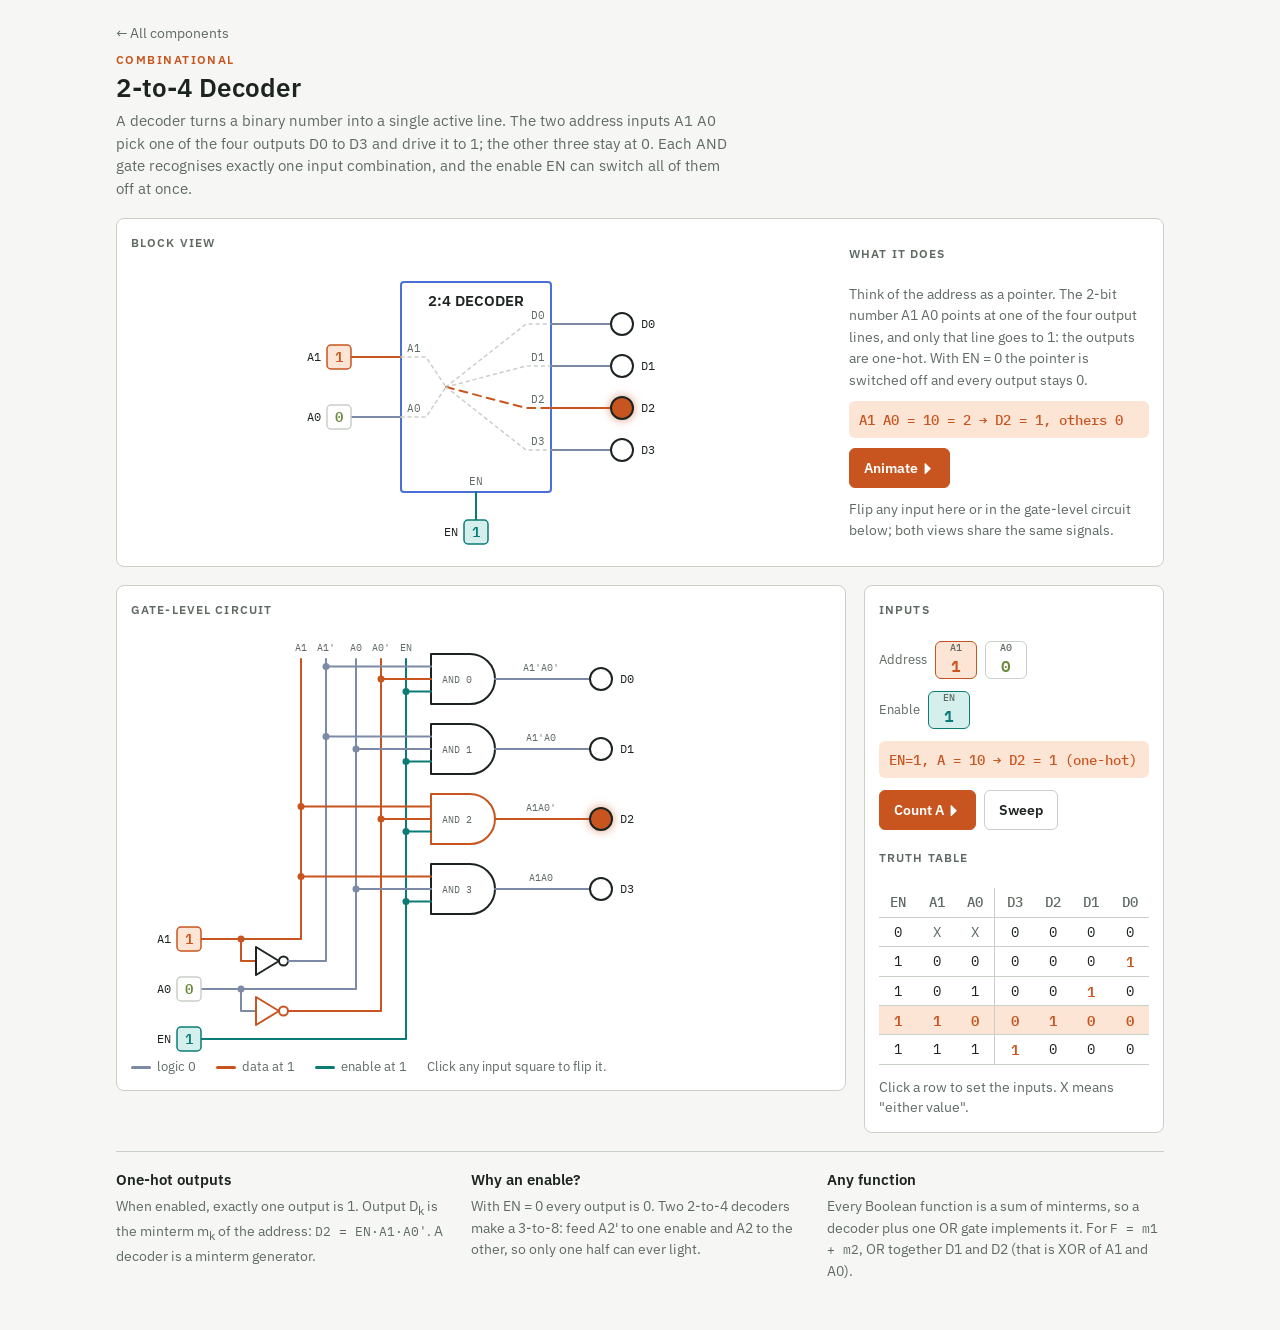
<file: components/decoder.html>
<!doctype html>
<html lang="en">
<head>
<meta charset="utf-8">
<meta name="viewport" content="width=device-width, initial-scale=1, viewport-fit=cover">
<title>2-to-4 Decoder</title>
<link rel="stylesheet" href="../assets/style.css">
<script src="../assets/circuit.js"></script>
</head>
<body>
<main class="page">
  <header class="page-head">
    <a class="backlink" href="../index.html#decoder">← All components</a>
    <p class="kicker">Combinational</p>
    <h1>2-to-4 Decoder</h1>
    <p>A decoder turns a binary number into a single active line. The two address inputs A1 A0 pick one of the four outputs D0 to D3 and drive it to 1; the other three stay at 0. Each AND gate recognises exactly one input combination, and the enable EN can switch all of them off at once.</p>
  </header>

  <section class="panel blockview">
    <div>
      <h2>Block view</h2>
      <svg id="blk" class="sch" viewBox="50 0 380 290" width="380" height="290" role="img"
           aria-label="Decoder symbol: address inputs A1 and A0 on the left, enable EN underneath, four outputs D0 to D3 on the right, each to a lamp. A line inside shows which output the address points at."></svg>
    </div>
    <div class="say">
      <h2>What it does</h2>
      <p>Think of the address as a pointer. The 2-bit number A1 A0 points at one of the four output lines, and only that line goes to 1: the outputs are one-hot. With EN = 0 the pointer is switched off and every output stays 0.</p>
      <div class="fn" id="bfn"></div>
      <div class="row"><button class="btn primary" id="bplay">Animate ⏵</button></div>
      <p>Flip any input here or in the gate-level circuit below; both views share the same signals.</p>
    </div>
  </section>

  <div class="top">
    <section class="panel scroll">
      <h2>Gate-level circuit</h2>
      <svg id="sch" class="sch" viewBox="0 0 520 428" width="520" height="428" role="img"
           aria-label="Two NOT gates make the complemented address lines. Four 3-input AND gates each take one form of A1, one form of A0 and the enable EN, and drive the outputs D0 to D3."></svg>
      <div class="legend">
        <span><i class="lo"></i>logic 0</span><span><i class="hi"></i>data at 1</span><span><i class="ctrl"></i>enable at 1</span>
        <span>Click any input square to flip it.</span>
      </div>
    </section>

    <section class="panel ctl">
      <h2>Inputs</h2>
      <div class="row"><span class="lab">Address</span>
        <button class="bit" id="ba1"><small>A1</small><span class="v">0</span></button>
        <button class="bit" id="ba0"><small>A0</small><span class="v">0</span></button>
      </div>
      <div class="row"><span class="lab">Enable</span>
        <button class="bit ctrl" id="ben"><small>EN</small><span class="v">0</span></button>
      </div>
      <div class="fn" id="fn"></div>
      <div class="row">
        <button class="btn primary" id="step">Count A ⏵</button>
        <button class="btn" id="sweep">Sweep</button>
      </div>
      <h2 style="margin-top:6px">Truth table</h2>
      <table class="tt" id="tt">
        <thead><tr><th>EN</th><th>A1</th><th>A0</th><th class="sep">D3</th><th>D2</th><th>D1</th><th>D0</th></tr></thead>
        <tbody>
          <tr class="pick" data-k="off"><td>0</td><td class="x">X</td><td class="x">X</td><td class="sep">0</td><td>0</td><td>0</td><td>0</td></tr>
          <tr class="pick" data-k="0"><td>1</td><td>0</td><td>0</td><td class="sep">0</td><td>0</td><td>0</td><td class="one">1</td></tr>
          <tr class="pick" data-k="1"><td>1</td><td>0</td><td>1</td><td class="sep">0</td><td>0</td><td class="one">1</td><td>0</td></tr>
          <tr class="pick" data-k="2"><td>1</td><td>1</td><td>0</td><td class="sep">0</td><td class="one">1</td><td>0</td><td>0</td></tr>
          <tr class="pick" data-k="3"><td>1</td><td>1</td><td>1</td><td class="sep one">1</td><td>0</td><td>0</td><td>0</td></tr>
        </tbody>
      </table>
      <p class="note" style="margin:0">Click a row to set the inputs. X means "either value".</p>
    </section>
  </div>

  <section class="notes">
    <div><h3>One-hot outputs</h3><p>When enabled, exactly one output is 1. Output D<sub>k</sub> is the minterm m<sub>k</sub> of the address: <code>D2 = EN·A1·A0'</code>. A decoder is a minterm generator.</p></div>
    <div><h3>Why an enable?</h3><p>With EN = 0 every output is 0. Two 2-to-4 decoders make a 3-to-8: feed A2' to one enable and A2 to the other, so only one half can ever light.</p></div>
    <div><h3>Any function</h3><p>Every Boolean function is a sum of minterms, so a decoder plus one OR gate implements it. For <code>F = m1 + m2</code>, OR together D1 and D2 (that is XOR of A1 and A0).</p></div>
  </section>
</main>

<script>
(function () {
  var svg = document.getElementById('sch');
  var A1 = 1, A0 = 0, EN = 1;
  var cy = [50, 120, 190, 260];                   /* centre line of AND gate k */
  var BX = { A1: 170, nA1: 195, A0: 225, nA0: 250, EN: 275 };
  var W = {};                                     /* signal name -> wires/dots to colour */
  function reg(name, e) { (W[name] = W[name] || []).push(e); return e; }
  function wire(name, pts, ctrl) { return reg(name, DD.wire(svg, pts, ctrl ? 'ctrl' : '')); }
  function dot(name, x, y, ctrl) { return reg(name, DD.dot(svg, x, y, ctrl ? 'ctrl' : '')); }

  /* ---- address lines, their inverters and the enable (bottom left) ---- */
  wire('A1', [[70, 310], [BX.A1, 310], [BX.A1, 30]]);
  wire('A1', [[110, 310], [110, 332], [125, 332]]); dot('A1', 110, 310);
  var n1 = DD.gate(svg, 'not', 125, 318);
  wire('nA1', [n1.out, [BX.nA1, 332], [BX.nA1, 30]]);
  wire('A0', [[70, 360], [BX.A0, 360], [BX.A0, 30]]);
  wire('A0', [[110, 360], [110, 382], [125, 382]]); dot('A0', 110, 360);
  var n0 = DD.gate(svg, 'not', 125, 368);
  wire('nA0', [n0.out, [BX.nA0, 382], [BX.nA0, 30]]);
  wire('EN', [[70, 410], [BX.EN, 410], [BX.EN, 30]], 1);
  [['A1', BX.A1], ["A1'", BX.nA1], ['A0', BX.A0], ["A0'", BX.nA0], ['EN', BX.EN]].forEach(function (b) { DD.text(svg, b[1], 22, b[0], 'lbl small'); });

  /* ---- four AND gates, one per minterm ---- */
  var ands = [], leds = [];
  for (var k = 0; k < 4; k++) (function (k) {
    var g = DD.gate(svg, 'and', 300, cy[k] - 25, { n: 3, h: 50, w: 64 });
    ands.push(g);
    var a = (k & 2) ? 'A1' : 'nA1', b = (k & 1) ? 'A0' : 'nA0';
    wire(a, [[BX[a], g.ins[0][1]], g.ins[0]]); dot(a, BX[a], g.ins[0][1]);
    wire(b, [[BX[b], g.ins[1][1]], g.ins[1]]); dot(b, BX[b], g.ins[1][1]);
    wire('EN', [[BX.EN, g.ins[2][1]], g.ins[2]], 1); dot('EN', BX.EN, g.ins[2][1], 1);
    DD.text(svg, 300 + 26, cy[k] + 4, 'AND ' + k, 'lbl small');
    wire('D' + k, [g.out, [459, cy[k]]]);
    DD.text(svg, 410, cy[k] - 8, (k & 2 ? 'A1' : "A1'") + (k & 1 ? 'A0' : "A0'"), 'lbl small');
    leds.push(DD.led(svg, 470, cy[k], 11, 'D' + k));
  })(k);

  /* ---- input pins drawn in the schematic ---- */
  var pA1 = DD.pin(svg, 70, 310, 'A1', { onToggle: function (v) { A1 = v; render(); } });
  var pA0 = DD.pin(svg, 70, 360, 'A0', { onToggle: function (v) { A0 = v; render(); } });
  var pEN = DD.pin(svg, 70, 410, 'EN', { ctrl: 1, onToggle: function (v) { EN = v; render(); } });

  /* ---- HTML controls ---- */
  var setA1 = DD.bitButton(document.getElementById('ba1'), function () { return A1; }, function (v) { A1 = v; render(); });
  var setA0 = DD.bitButton(document.getElementById('ba0'), function () { return A0; }, function (v) { A0 = v; render(); });
  var setEN = DD.bitButton(document.getElementById('ben'), function () { return EN; }, function (v) { EN = v; render(); });
  var tt = document.getElementById('tt');
  tt.querySelectorAll('tbody tr').forEach(function (tr) {
    tr.addEventListener('click', function () {
      if (tr.dataset.k === 'off') EN = 0;
      else { var a = +tr.dataset.k; EN = 1; A1 = a >> 1; A0 = a & 1; }
      render();
    });
  });
  function countA() { var a = (A1 * 2 + A0 + 1) & 3; A1 = a >> 1; A0 = a & 1; render(); }
  document.getElementById('step').addEventListener('click', countA);
  var sweepBtn = document.getElementById('sweep');
  sweepBtn.addEventListener('click', async function () {
    sweepBtn.disabled = true; EN = 1; A1 = 0; A0 = 0; render();
    for (var i = 0; i < 3; i++) { await DD.sleep(900); countA(); }
    sweepBtn.disabled = false;
  });

  /* ---- block view: the same signals on a single decoder symbol ---- */
  var blk = document.getElementById('blk');
  DD.block(blk, 160, 20, 150, 210);
  DD.text(blk, 235, 44, '2:4 DECODER', 'sym-name');
  var HUB = [205, 125], bAY = [95, 155];          /* A1, A0 rows; internal "pointer" hub */
  var bAW = [], bAPin = [], bAPath = [];
  [['A1', 0], ['A0', 1]].forEach(function (p) {
    var j = p[1], yj = bAY[j];
    bAW[j] = DD.wire(blk, [[110, yj], [160, yj]]);
    DD.text(blk, 166, yj - 5, p[0], 'port', 'start');
    DD.wire(blk, [[160, yj], [185, yj], HUB], 'inside');
    bAPath[j] = 'M110,' + yj + 'H185L' + HUB.join(',');
    bAPin[j] = DD.pin(blk, 110, yj, p[0], { onToggle: function (v) { if (j) A0 = v; else A1 = v; render(); } });
  });
  var bENW = DD.wire(blk, [[235, 258], [235, 230]], 'ctrl');
  DD.text(blk, 235, 223, 'EN', 'port');
  var bENPath = 'M235,258V230';
  var bENPin = DD.pin(blk, 247, 270, 'EN', { ctrl: 1, onToggle: function (v) { EN = v; render(); } });
  var bInside = [], bOut = [], bLed = [], bPath = [];
  for (k = 0; k < 4; k++) {
    var yk = 20 + 210 * (k + 1) / 5;
    bInside[k] = DD.wire(blk, [HUB, [285, yk], [310, yk]], 'inside');
    DD.text(blk, 304, yk - 5, 'D' + k, 'port', 'end');
    bOut[k] = DD.wire(blk, [[310, yk], [370, yk]]);
    bLed[k] = DD.led(blk, 381, yk, 11, 'D' + k);
    bPath[k] = 'M' + HUB.join(',') + 'L285,' + yk + 'H370';   /* hub → chosen output → lamp */
  }
  var shown = { a: -1, en: -1 }, gen = 0;
  /* lit: whether the lamps already show the new result */
  function showBlock(a, en, lit) {
    shown.a = a; shown.en = en;
    for (var k = 0; k < 4; k++) {
      var on = k === a, d = lit && en && on ? 1 : 0;
      bInside[k].setAttribute('class', on ? 'wire' + (en ? ' hi' : '') + ' flow' : 'wire inside');
      DD.setHi(bOut[k], d); bLed[k].set(d);
    }
  }
  /* address and enable beads enter, the pointer moves, then one bead runs to the chosen lamp */
  async function animateBlock(a, en, aChanged, enChanged) {
    var my = ++gen, beads = [];
    if (aChanged) {
      beads.push(DD.token(blk, bAPath[0], { value: A1, dur: 450 }));
      beads.push(DD.token(blk, bAPath[1], { value: A0, dur: 450 }));
    }
    if (enChanged) beads.push(DD.token(blk, bENPath, { value: en, ctrl: en, dur: 450 }));
    await Promise.all(beads);
    if (my !== gen) return;
    showBlock(a, en, false);
    await DD.token(blk, bPath[a], { value: en, dur: 800 });
    if (my === gen) showBlock(a, en, true);
  }
  function renderBlock(a) {
    DD.setHi(bAW[0], A1); DD.setHi(bAW[1], A0); bAPin[0].set(A1); bAPin[1].set(A0);
    DD.setHi(bENW, EN); bENPin.set(EN);
    document.getElementById('bfn').textContent = EN
      ? 'A1 A0 = ' + A1 + A0 + ' = ' + a + ' → D' + a + ' = 1, others 0'
      : 'EN = 0 → all outputs 0';
    if (shown.a < 0) showBlock(a, EN, true);
    else if (a !== shown.a || EN !== shown.en) animateBlock(a, EN, a !== shown.a, EN !== shown.en);
  }
  var bPlay = document.getElementById('bplay');
  bPlay.addEventListener('click', async function () {
    bPlay.disabled = true;
    for (var i = 0; i < 4; i++) { EN = 1; A1 = i >> 1; A0 = i & 1; render(); await DD.sleep(DD.reduceMotion ? 700 : 1500); }
    bPlay.disabled = false;
  });

  function render() {
    var a = A1 * 2 + A0;
    var v = { A1: A1, nA1: 1 - A1, A0: A0, nA0: 1 - A0, EN: EN };
    for (var k = 0; k < 4; k++) {
      v['D' + k] = EN && k === a ? 1 : 0;
      ands[k].set(v['D' + k]);
      leds[k].set(v['D' + k]);
    }
    for (var n in W) DD.setHi(W[n], v[n]);
    n1.set(1 - A1); n0.set(1 - A0);
    pA1.set(A1); pA0.set(A0); pEN.set(EN); setA1(A1); setA0(A0); setEN(EN);
    DD.markRow(tt, EN ? a : 'off');
    document.getElementById('fn').innerHTML = EN
      ? 'EN=1, A = ' + A1 + A0 + ' → D' + a + ' = 1 <span style="white-space:nowrap">(one-hot)</span>'
      : 'EN=0 → D3..D0 = 0000 (disabled)';
    renderBlock(a);
  }
  render();
})();
</script>
</body>
</html>
</file>
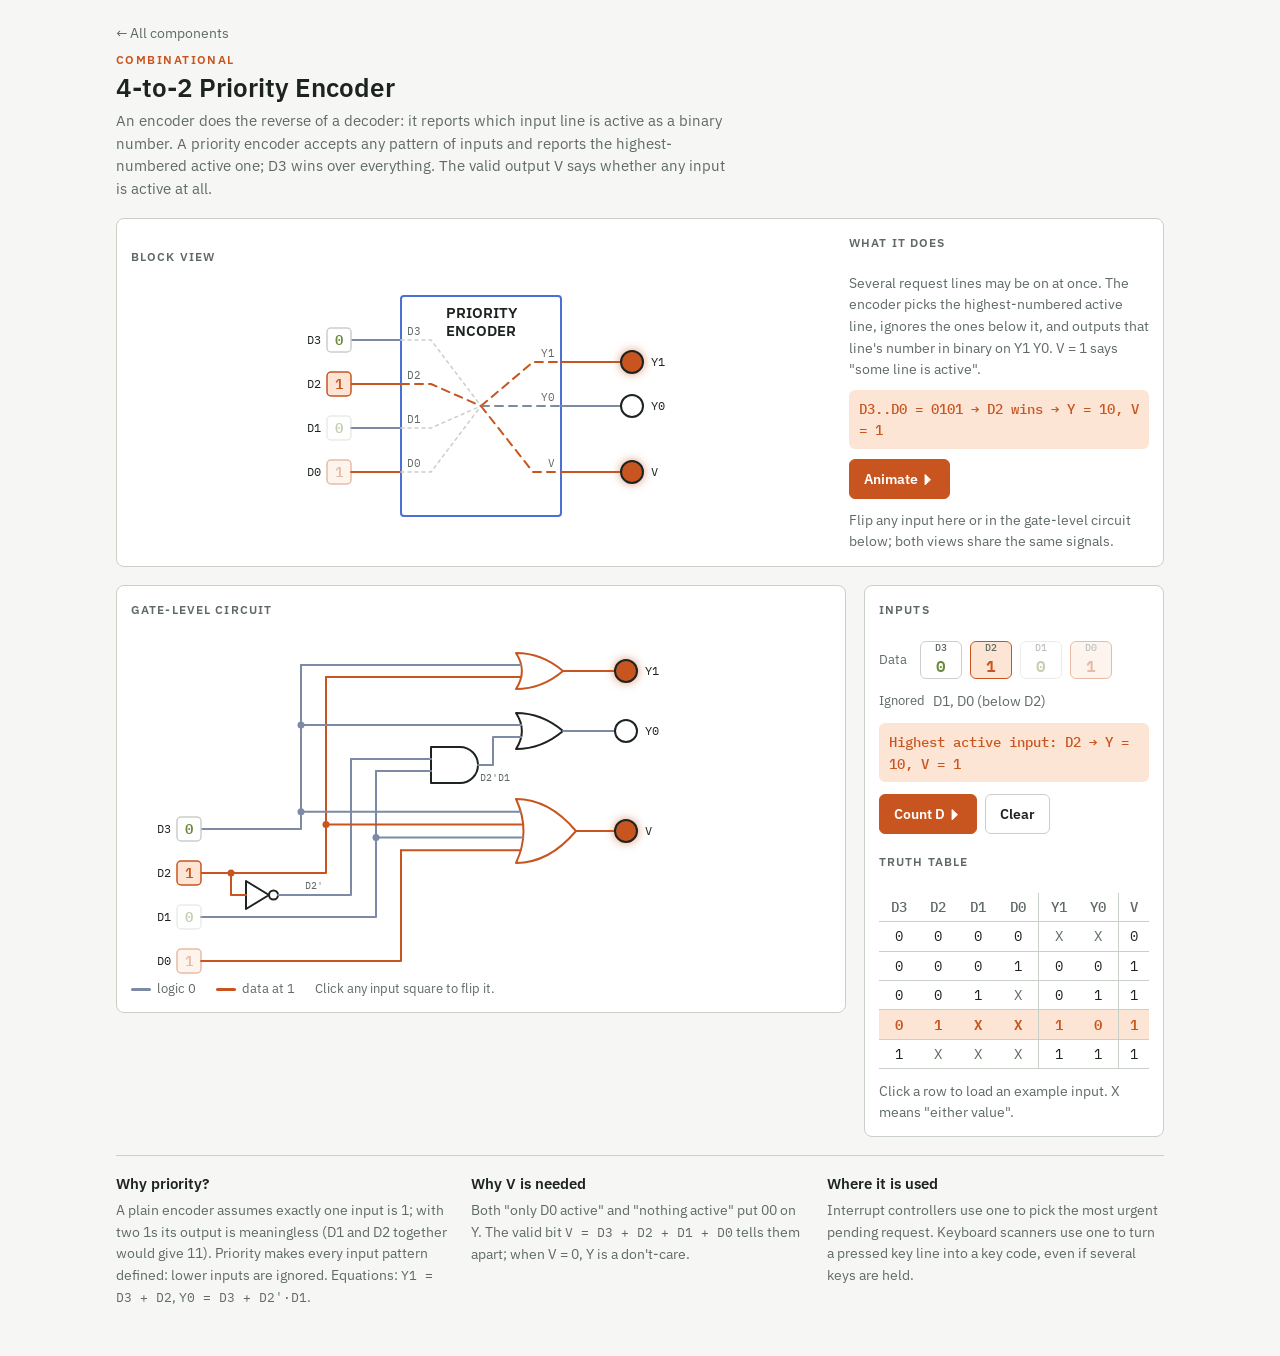
<file: components/encoder.html>
<!doctype html>
<html lang="en">
<head>
<meta charset="utf-8">
<meta name="viewport" content="width=device-width, initial-scale=1, viewport-fit=cover">
<title>4-to-2 Priority Encoder</title>
<link rel="stylesheet" href="../assets/style.css">
<script src="../assets/circuit.js"></script>
</head>
<body>
<main class="page">
  <header class="page-head">
    <a class="backlink" href="../index.html#encoder">← All components</a>
    <p class="kicker">Combinational</p>
    <h1>4-to-2 Priority Encoder</h1>
    <p>An encoder does the reverse of a decoder: it reports which input line is active as a binary number. A priority encoder accepts any pattern of inputs and reports the highest-numbered active one; D3 wins over everything. The valid output V says whether any input is active at all.</p>
  </header>

  <section class="panel blockview">
    <div>
      <h2>Block view</h2>
      <svg id="blk" class="sch" viewBox="50 0 380 262" width="380" height="262" role="img"
           aria-label="Priority encoder symbol: inputs D3 to D0 on the left, outputs Y1, Y0 and V on the right, each to a lamp. A line inside shows which input won."></svg>
    </div>
    <div class="say">
      <h2>What it does</h2>
      <p>Several request lines may be on at once. The encoder picks the highest-numbered active line, ignores the ones below it, and outputs that line's number in binary on Y1 Y0. V = 1 says "some line is active".</p>
      <div class="fn" id="bfn"></div>
      <div class="row"><button class="btn primary" id="bplay">Animate ⏵</button></div>
      <p>Flip any input here or in the gate-level circuit below; both views share the same signals.</p>
    </div>
  </section>

  <div class="top">
    <section class="panel scroll">
      <h2>Gate-level circuit</h2>
      <svg id="sch" class="sch" viewBox="0 0 535 350" width="535" height="350" role="img"
           aria-label="Inputs D3 to D0. Y1 is the OR of D3 and D2. A NOT gate makes D2', an AND gate forms D2'·D1, and Y0 is the OR of D3 and that product. V is the 4-input OR of all inputs."></svg>
      <div class="legend">
        <span><i class="lo"></i>logic 0</span><span><i class="hi"></i>data at 1</span>
        <span>Click any input square to flip it.</span>
      </div>
    </section>

    <section class="panel ctl">
      <h2>Inputs</h2>
      <div class="row"><span class="lab">Data</span>
        <button class="bit" id="b3"><small>D3</small><span class="v">0</span></button>
        <button class="bit" id="b2"><small>D2</small><span class="v">0</span></button>
        <button class="bit" id="b1"><small>D1</small><span class="v">0</span></button>
        <button class="bit" id="b0"><small>D0</small><span class="v">0</span></button>
      </div>
      <div class="row"><span class="lab">Ignored</span><span class="note" id="ign" style="margin:0"></span></div>
      <div class="fn" id="fn"></div>
      <div class="row">
        <button class="btn primary" id="step">Count D ⏵</button>
        <button class="btn" id="clear">Clear</button>
      </div>
      <h2 style="margin-top:6px">Truth table</h2>
      <table class="tt" id="tt">
        <thead><tr><th>D3</th><th>D2</th><th>D1</th><th>D0</th><th class="sep">Y1</th><th>Y0</th><th class="sep">V</th></tr></thead>
        <tbody>
          <tr class="pick" data-k="none"><td>0</td><td>0</td><td>0</td><td>0</td><td class="sep x">X</td><td class="x">X</td><td class="sep">0</td></tr>
          <tr class="pick" data-k="0"><td>0</td><td>0</td><td>0</td><td>1</td><td class="sep">0</td><td>0</td><td class="sep">1</td></tr>
          <tr class="pick" data-k="1"><td>0</td><td>0</td><td>1</td><td class="x">X</td><td class="sep">0</td><td>1</td><td class="sep">1</td></tr>
          <tr class="pick" data-k="2"><td>0</td><td>1</td><td class="x">X</td><td class="x">X</td><td class="sep">1</td><td>0</td><td class="sep">1</td></tr>
          <tr class="pick" data-k="3"><td>1</td><td class="x">X</td><td class="x">X</td><td class="x">X</td><td class="sep">1</td><td>1</td><td class="sep">1</td></tr>
        </tbody>
      </table>
      <p class="note" style="margin:0">Click a row to load an example input. X means "either value".</p>
    </section>
  </div>

  <section class="notes">
    <div><h3>Why priority?</h3><p>A plain encoder assumes exactly one input is 1; with two 1s its output is meaningless (D1 and D2 together would give 11). Priority makes every input pattern defined: lower inputs are ignored. Equations: <code>Y1 = D3 + D2</code>, <code>Y0 = D3 + D2'·D1</code>.</p></div>
    <div><h3>Why V is needed</h3><p>Both "only D0 active" and "nothing active" put 00 on Y. The valid bit <code>V = D3 + D2 + D1 + D0</code> tells them apart; when V = 0, Y is a don't-care.</p></div>
    <div><h3>Where it is used</h3><p>Interrupt controllers use one to pick the most urgent pending request. Keyboard scanners use one to turn a pressed key line into a key code, even if several keys are held.</p></div>
  </section>
</main>

<script>
(function () {
  var svg = document.getElementById('sch');
  var D = [1, 0, 1, 0];                           /* D[k] is input Dk */
  var BX = { D3: 170, D2: 195, nD2: 220, D1: 245, D0: 270 };
  var PY = { D3: 200, D2: 244, D1: 288, D0: 332 }; /* pin rows (bottom left) */
  var GX = 385;                                   /* column of the OR gates */
  var W = {};                                     /* signal name -> wires/dots to colour */
  function reg(name, e) { (W[name] = W[name] || []).push(e); return e; }
  function wire(name, pts) { return reg(name, DD.wire(svg, pts)); }
  function dot(name, x, y) { return reg(name, DD.dot(svg, x, y)); }
  /* horizontal tap from a bus into a gate input; the bus's topmost tap is a corner, the rest are junctions */
  function tap(name, pin, corner) { wire(name, [[BX[name], pin[1]], pin]); if (!corner) dot(name, BX[name], pin[1]); }

  /* ---- gates ---- */
  var orY1 = DD.gate(svg, 'or', GX, 24);
  var orY0 = DD.gate(svg, 'or', GX, 84);
  var and1 = DD.gate(svg, 'and', 300, 118);
  var orV = DD.gate(svg, 'or', GX, 170, { n: 4, w: 60 });
  var inv = DD.gate(svg, 'not', 115, PY.D2 + 8);

  /* ---- buses: each runs up from its pin row to its topmost tap ---- */
  wire('D3', [[70, PY.D3], [BX.D3, PY.D3], [BX.D3, orY1.ins[0][1]]]);
  wire('D2', [[70, PY.D2], [BX.D2, PY.D2], [BX.D2, orY1.ins[1][1]]]);
  wire('D2', [[100, PY.D2], [100, inv.ins[0][1]], inv.ins[0]]); dot('D2', 100, PY.D2);
  wire('nD2', [inv.out, [BX.nD2, inv.out[1]], [BX.nD2, and1.ins[0][1]]]);
  DD.text(svg, 183, inv.out[1] - 6, "D2'", 'lbl small');
  wire('D1', [[70, PY.D1], [BX.D1, PY.D1], [BX.D1, and1.ins[1][1]]]);
  wire('D0', [[70, PY.D0], [BX.D0, PY.D0], [BX.D0, orV.ins[3][1]]]);

  /* ---- taps ---- */
  tap('D3', orY1.ins[0], 1); tap('D2', orY1.ins[1], 1);
  tap('D3', orY0.ins[0]);
  tap('nD2', and1.ins[0], 1); tap('D1', and1.ins[1], 1);
  var xr = 362;
  wire('P', [and1.out, [xr, and1.out[1]], [xr, orY0.ins[1][1]], orY0.ins[1]]);
  DD.text(svg, and1.out[0] + 2, and1.out[1] + 16, "D2'D1", 'lbl small', 'start');
  tap('D3', orV.ins[0]); tap('D2', orV.ins[1]); tap('D1', orV.ins[2]); tap('D0', orV.ins[3], 1);

  /* ---- outputs ---- */
  var LX = 495, outs = {};
  [['Y1', orY1], ['Y0', orY0], ['V', orV]].forEach(function (o) {
    wire(o[0], [o[1].out, [LX - 11, o[1].out[1]]]);
    outs[o[0]] = DD.led(svg, LX, o[1].out[1], 11, o[0]);
  });

  /* ---- input pins drawn in the schematic ---- */
  var pins = [];
  for (var k = 0; k < 4; k++) (function (k) {
    pins[k] = DD.pin(svg, 70, PY['D' + k], 'D' + k, { onToggle: function (v) { D[k] = v; render(); } });
  })(k);

  /* ---- HTML controls ---- */
  var setB = [], btns = [];
  for (k = 0; k < 4; k++) (function (k) {
    btns[k] = document.getElementById('b' + k);
    setB[k] = DD.bitButton(btns[k], function () { return D[k]; }, function (v) { D[k] = v; render(); });
  })(k);
  function load(n) { for (var k = 0; k < 4; k++) D[k] = (n >> k) & 1; render(); }
  var tt = document.getElementById('tt');
  tt.querySelectorAll('tbody tr').forEach(function (tr) {
    tr.addEventListener('click', function () { load(tr.dataset.k === 'none' ? 0 : 1 << +tr.dataset.k); });
  });
  function value() { return D[3] * 8 + D[2] * 4 + D[1] * 2 + D[0]; }
  document.getElementById('step').addEventListener('click', function () { load((value() + 1) & 15); });
  document.getElementById('clear').addEventListener('click', function () { load(0); });

  /* ---- block view: the same signals on a single encoder symbol ---- */
  var blk = document.getElementById('blk');
  DD.block(blk, 160, 20, 160, 220);
  DD.text(blk, 240, 42, 'PRIORITY', 'sym-name');
  DD.text(blk, 240, 60, 'ENCODER', 'sym-name');
  var HUB = [240, 130], OY = { Y1: 86, Y0: 130, V: 196 };
  var bIW = [], bPin = [], bInside = [], bEnter = [], bOnward = [];
  for (k = 0; k < 4; k++) (function (k) {
    var yk = 20 + 220 * (4 - k) / 5;                 /* D3 at the top */
    bIW[k] = DD.wire(blk, [[110, yk], [160, yk]]);
    DD.text(blk, 166, yk - 5, 'D' + k, 'port', 'start');
    bInside[k] = DD.wire(blk, [[160, yk], [190, yk], HUB], 'inside');
    bEnter[k] = 'M110,' + yk + 'H160';                /* pin → box edge */
    bOnward[k] = 'M160,' + yk + 'H190L' + HUB.join(',');   /* box edge → priority hub */
    bPin[k] = DD.pin(blk, 110, yk, 'D' + k, { onToggle: function (v) { D[k] = v; render(); } });
  })(k);
  var bOIn = {}, bOW = {}, bLed = {}, bOPath = {};
  ['Y1', 'Y0', 'V'].forEach(function (nm) {
    var yo = OY[nm];
    bOIn[nm] = DD.wire(blk, [HUB, [292, yo], [320, yo]], 'inside');
    DD.text(blk, 314, yo - 5, nm, 'port', 'end');
    bOW[nm] = DD.wire(blk, [[320, yo], [380, yo]]);
    bLed[nm] = DD.led(blk, 391, yo, 11, nm);
    bOPath[nm] = 'M' + HUB.join(',') + 'L292,' + yo + 'H380';
  });
  var shown = { n: -1 }, gen = 0, faded = [];
  function clearFaded() { faded.forEach(function (f) { if (f.parentNode) f.parentNode.removeChild(f); }); faded = []; }
  function outsOf() { return { Y1: D[3] | D[2], Y0: D[3] | ((1 - D[2]) & D[1]), V: D[3] | D[2] | D[1] | D[0] }; }
  function winner() { for (var k = 3; k >= 0; k--) if (D[k]) return k; return -1; }
  /* lit: whether the outputs already show the new result */
  function showBlock(n, win, o, lit) {
    shown.n = n;
    for (var k = 0; k < 4; k++)
      bInside[k].setAttribute('class', k === win ? 'wire hi flow' : 'wire inside');
    ['Y1', 'Y0', 'V'].forEach(function (nm) {
      var v = lit ? o[nm] : 0;
      bOIn[nm].setAttribute('class', win >= 0 ? 'wire' + (o[nm] ? ' hi' : '') + ' flow' : 'wire inside');
      DD.setHi(bOW[nm], v); bLed[nm].set(v);
    });
  }
  /* every active input sends a bead to the box; only the winner's goes on, then the code leaves */
  async function animateBlock(n, win, o) {
    var my = ++gen, beads = [];
    clearFaded();
    for (var k = 0; k < 4; k++) if (D[k]) beads.push(DD.token(blk, bEnter[k], { value: 1, dur: 450 }));
    await Promise.all(beads);
    if (my !== gen) return;
    for (k = 0; k < win; k++) if (D[k]) {               /* losers stop at the edge, dimmed */
      var g = DD.el('g', { 'class': 'token', transform: 'translate(160,' + (20 + 220 * (4 - k) / 5) + ')', opacity: .35 }, blk);
      DD.el('circle', { r: 8 }, g); faded.push(g);
    }
    if (win >= 0) await DD.token(blk, bOnward[win], { value: 1, dur: 500 });
    if (my !== gen) return;
    showBlock(n, win, o, false);
    await Promise.all(['Y1', 'Y0', 'V'].map(function (nm) { return DD.token(blk, bOPath[nm], { value: o[nm], dur: 700 }); }));
    if (my !== gen) return;
    showBlock(n, win, o, true);
    await DD.sleep(600);
    if (my === gen) clearFaded();
  }
  function renderBlock(win) {
    var n = value(), o = outsOf();
    for (var k = 0; k < 4; k++) {
      DD.setHi(bIW[k], D[k]); bPin[k].set(D[k]);
      bPin[k].g.style.opacity = win >= 0 && k < win ? .4 : '';
    }
    document.getElementById('bfn').textContent = 'D3..D0 = ' + DD.bin(n, 4) + ' → ' +
      (win < 0 ? 'none active, V = 0' : 'D' + win + ' wins → Y = ' + o.Y1 + o.Y0 + ', V = 1');
    if (shown.n < 0) showBlock(n, win, o, true);
    else if (n !== shown.n) animateBlock(n, win, o);
  }
  var bPlay = document.getElementById('bplay');
  bPlay.addEventListener('click', async function () {
    bPlay.disabled = true;
    var pause = DD.reduceMotion ? 700 : 1900;
    load(0); await DD.sleep(pause / 2);
    for (var i = 0; i < 4; i++) { D[i] = 1; render(); await DD.sleep(pause); }
    bPlay.disabled = false;
  });

  function render() {
    var v = { D3: D[3], D2: D[2], nD2: 1 - D[2], D1: D[1], D0: D[0] };
    v.P = v.nD2 & v.D1;
    v.Y1 = v.D3 | v.D2;
    v.Y0 = v.D3 | v.P;
    v.V = v.D3 | v.D2 | v.D1 | v.D0;
    for (var n in W) DD.setHi(W[n], v[n]);
    inv.set(v.nD2); and1.set(v.P); orY1.set(v.Y1); orY0.set(v.Y0); orV.set(v.V);
    outs.Y1.set(v.Y1); outs.Y0.set(v.Y0); outs.V.set(v.V);
    var win = -1;                                 /* highest active input */
    for (var k = 3; k >= 0; k--) if (D[k]) { win = k; break; }
    var ignored = [];
    for (k = 0; k < 4; k++) {
      pins[k].set(D[k]); setB[k](D[k]);
      var ig = win >= 0 && k < win;
      if (ig) ignored.unshift('D' + k);
      btns[k].style.opacity = ig ? .4 : '';
      pins[k].g.style.opacity = ig ? .4 : '';
    }
    document.getElementById('ign').textContent = win < 0 ? 'none (no input active)'
      : ignored.length ? ignored.join(', ') + ' (below D' + win + ')' : 'none';
    DD.markRow(tt, win < 0 ? 'none' : win);
    document.getElementById('fn').textContent = win < 0
      ? 'No input active → Y = ' + v.Y1 + v.Y0 + ' (don\'t care), V = 0'
      : 'Highest active input: D' + win + ' → Y = ' + v.Y1 + v.Y0 + ', V = 1';
    renderBlock(win);
  }
  render();
})();
</script>
</body>
</html>
</file>
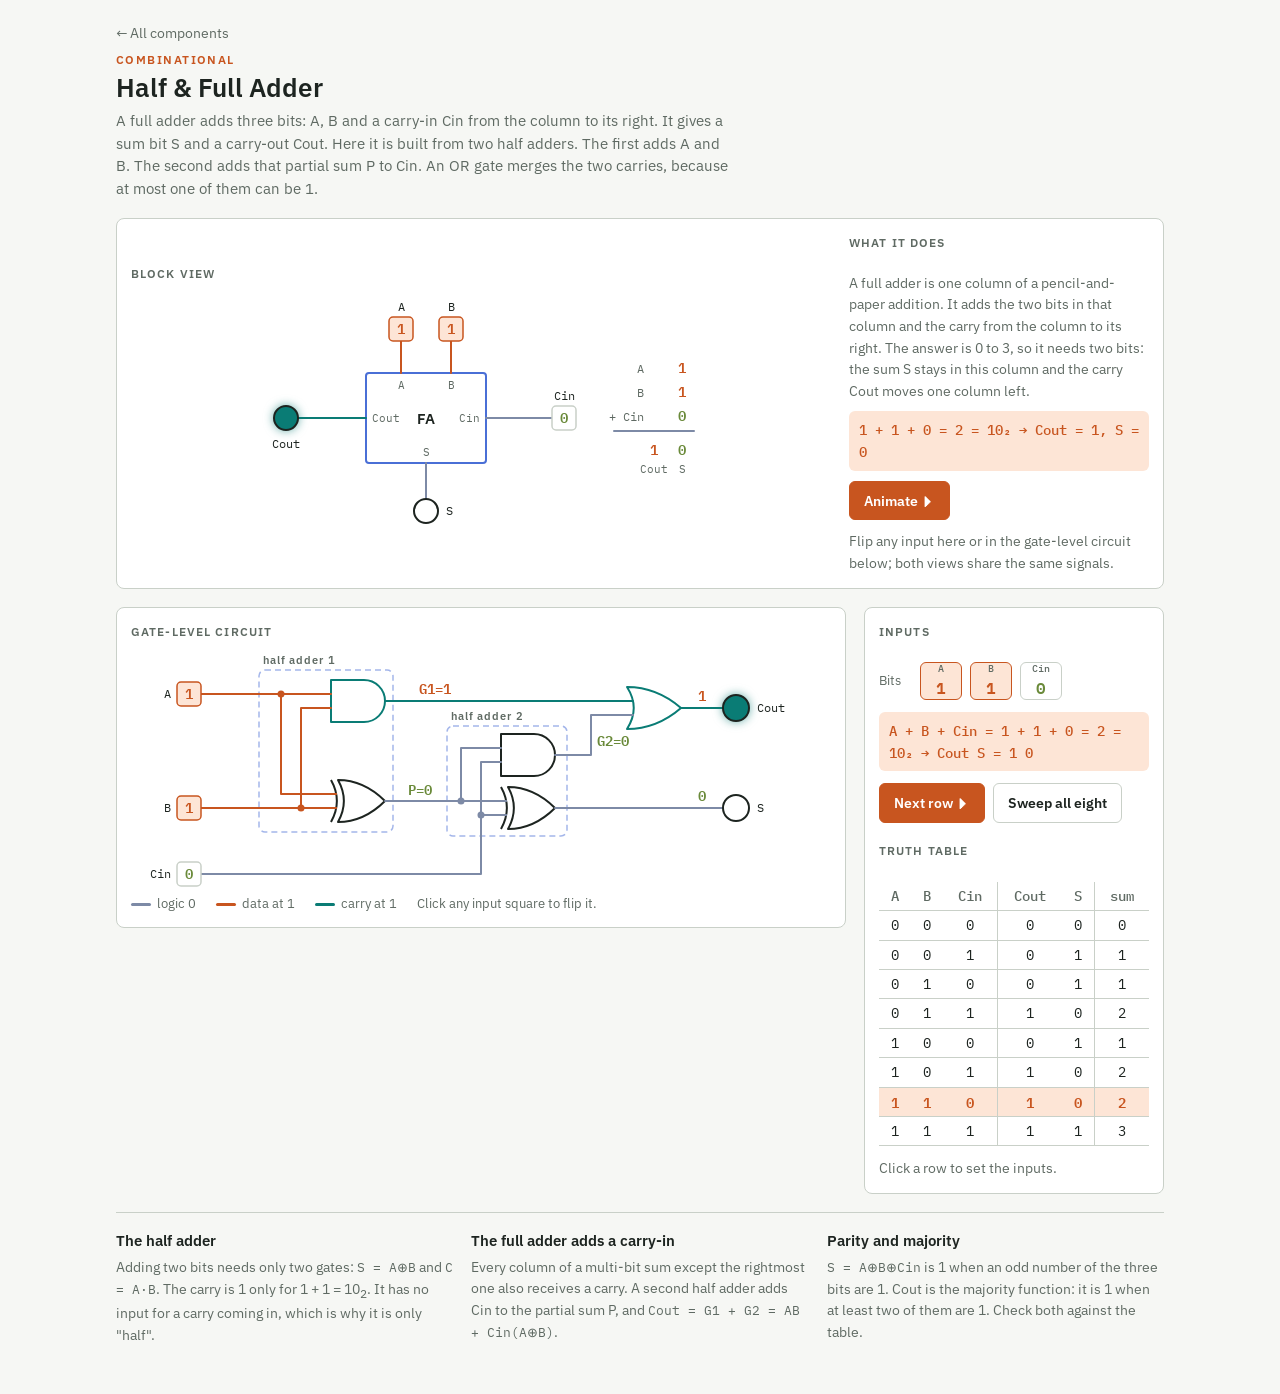
<file: components/full-adder.html>
<!doctype html>
<html lang="en">
<head>
<meta charset="utf-8">
<meta name="viewport" content="width=device-width, initial-scale=1, viewport-fit=cover">
<title>Half &amp; Full Adder</title>
<link rel="stylesheet" href="../assets/style.css">
<script src="../assets/circuit.js"></script>
</head>
<body>
<main class="page">
  <header class="page-head">
    <a class="backlink" href="../index.html#full-adder">← All components</a>
    <p class="kicker">Combinational</p>
    <h1>Half &amp; Full Adder</h1>
    <p>A full adder adds three bits: A, B and a carry-in Cin from the column to its right. It gives a sum bit S and a carry-out Cout. Here it is built from two half adders. The first adds A and B. The second adds that partial sum P to Cin. An OR gate merges the two carries, because at most one of them can be 1.</p>
  </header>

  <section class="panel blockview">
    <div>
      <h2>Block view</h2>
      <svg id="blk" class="sch" viewBox="40 0 450 250" width="450" height="250" role="img"
           aria-label="Full-adder symbol FA: inputs A and B on top, carry-in Cin from the right, sum S out of the bottom and carry-out Cout to the left. Beside it, the same addition written as a column sum."></svg>
    </div>
    <div class="say">
      <h2>What it does</h2>
      <p>A full adder is one column of a pencil-and-paper addition. It adds the two bits in that column and the carry from the column to its right. The answer is 0 to 3, so it needs two bits: the sum S stays in this column and the carry Cout moves one column left.</p>
      <div class="fn" id="bfn"></div>
      <div class="row"><button class="btn primary" id="bplay">Animate ⏵</button></div>
      <p>Flip any input here or in the gate-level circuit below; both views share the same signals.</p>
    </div>
  </section>

  <div class="top">
    <section class="panel scroll">
      <h2>Gate-level circuit</h2>
      <svg id="sch" class="sch" viewBox="0 0 666 244" width="666" height="244" role="img"
           aria-label="Half adder 1: an AND gate and an XOR gate on A and B give carry G1 and partial sum P. Half adder 2: an AND gate and an XOR gate on P and Cin give carry G2 and sum S. An OR gate on G1 and G2 gives Cout."></svg>
      <div class="legend">
        <span><i class="lo"></i>logic 0</span><span><i class="hi"></i>data at 1</span><span><i class="ctrl"></i>carry at 1</span>
        <span>Click any input square to flip it.</span>
      </div>
    </section>

    <section class="panel ctl">
      <h2>Inputs</h2>
      <div class="row"><span class="lab">Bits</span>
        <button class="bit" id="ba"><small>A</small><span class="v">0</span></button>
        <button class="bit" id="bb"><small>B</small><span class="v">0</span></button>
        <button class="bit ctrl" id="bc"><small>Cin</small><span class="v">0</span></button>
      </div>
      <div class="fn" id="fn"></div>
      <div class="row">
        <button class="btn primary" id="step">Next row ⏵</button>
        <button class="btn" id="sweep">Sweep all eight</button>
      </div>
      <h2 style="margin-top:6px">Truth table</h2>
      <table class="tt" id="tt">
        <thead><tr><th>A</th><th>B</th><th>Cin</th><th class="sep">Cout</th><th>S</th><th class="sep">sum</th></tr></thead>
        <tbody></tbody>
      </table>
      <p class="note" style="margin:0">Click a row to set the inputs.</p>
    </section>
  </div>

  <section class="notes">
    <div><h3>The half adder</h3><p>Adding two bits needs only two gates: <code>S = A⊕B</code> and <code>C = A·B</code>. The carry is 1 only for 1 + 1 = 10<sub>2</sub>. It has no input for a carry coming in, which is why it is only "half".</p></div>
    <div><h3>The full adder adds a carry-in</h3><p>Every column of a multi-bit sum except the rightmost one also receives a carry. A second half adder adds Cin to the partial sum P, and <code>Cout = G1 + G2 = AB + Cin(A⊕B)</code>.</p></div>
    <div><h3>Parity and majority</h3><p><code>S = A⊕B⊕Cin</code> is 1 when an odd number of the three bits are 1. Cout is the majority function: it is 1 when at least two of them are 1. Check both against the table.</p></div>
  </section>
</main>

<script>
(function () {
  var svg = document.getElementById('sch');
  var A = 1, B = 1, Cin = 0;
  var W = {};                                     /* signal name -> wires/dots to colour */
  function reg(name, e) { (W[name] = W[name] || []).push(e); return e; }
  function wire(name, pts, ctrl) { return reg(name, DD.wire(svg, pts, ctrl ? 'ctrl' : '')); }
  function dot(name, x, y, ctrl) { return reg(name, DD.dot(svg, x, y, ctrl ? 'ctrl' : '')); }
  function frame(x, y, w, h, label) {
    DD.el('rect', { x: x, y: y, width: w, height: h, rx: 6, 'class': 'frame', 'stroke-dasharray': '6 4' }, svg);
    DD.text(svg, x + 4, y - 6, label, 'lbl name', 'start');
  }

  /* ---- half adder 1: A, B -> G1 (AND), P (XOR) ---- */
  frame(128, 20, 134, 162, 'half adder 1');
  var and1 = DD.gate(svg, 'and', 200, 30, { h: 42, w: 54, cls: 'ctrl' });   /* ins y 44, 58; out y 51 */
  var xor1 = DD.gate(svg, 'xor', 200, 130, { h: 42, w: 54 });               /* ins y 144, 158; out y 151 */
  wire('A', [[70, 44], and1.ins[0]]);
  wire('A', [[150, 44], [150, 144], xor1.ins[0]]); dot('A', 150, 44);
  wire('B', [[70, 158], xor1.ins[1]]);
  wire('B', [[170, 158], [170, 58], and1.ins[1]]); dot('B', 170, 158);

  /* ---- half adder 2: P, Cin -> G2 (AND), S (XOR) ---- */
  frame(316, 76, 120, 110, 'half adder 2');
  var and2 = DD.gate(svg, 'and', 370, 84, { h: 42, w: 54, cls: 'ctrl' });   /* ins y 98, 112; out y 105 */
  var xor2 = DD.gate(svg, 'xor', 370, 137, { h: 42, w: 54 });               /* ins y 151, 165; out y 158 */
  wire('P', [xor1.out, xor2.ins[0]]);
  wire('P', [[330, 151], [330, 98], and2.ins[0]]); dot('P', 330, 151);
  wire('Cin', [[70, 224], [350, 224], [350, 112], and2.ins[1]], 1);
  wire('Cin', [[350, 165], xor2.ins[1]], 1); dot('Cin', 350, 165, 1);

  /* ---- carry merge and outputs ---- */
  var or = DD.gate(svg, 'or', 496, 37, { h: 42, w: 54, cls: 'ctrl' });      /* ins y 51, 65; out y 58 */
  wire('G1', [and1.out, or.ins[0]], 1);
  wire('G2', [and2.out, [460, 105], [460, 65], or.ins[1]], 1);
  wire('Cout', [or.out, [592, 58]], 1);
  wire('S', [xor2.out, [592, 158]]);
  var ledC = DD.led(svg, 605, 58, 13, 'Cout', { ctrl: 1 });
  var ledS = DD.led(svg, 605, 158, 13, 'S');

  /* value tags on the internal signals */
  var tag = {
    P: DD.text(svg, 289, 145, '', 'lbl val'),
    G1: DD.text(svg, 288, 44, '', 'lbl val', 'start'),
    G2: DD.text(svg, 466, 96, '', 'lbl val', 'start'),
    Cout: DD.text(svg, 571, 51, '', 'lbl val'),
    S: DD.text(svg, 571, 151, '', 'lbl val')
  };

  /* ---- input pins drawn in the schematic ---- */
  var pA = DD.pin(svg, 70, 44, 'A', { onToggle: function (v) { A = v; render(); } });
  var pB = DD.pin(svg, 70, 158, 'B', { onToggle: function (v) { B = v; render(); } });
  var pC = DD.pin(svg, 70, 224, 'Cin', { ctrl: 1, onToggle: function (v) { Cin = v; render(); } });

  /* ---- HTML controls ---- */
  var setA = DD.bitButton(document.getElementById('ba'), function () { return A; }, function (v) { A = v; render(); });
  var setB = DD.bitButton(document.getElementById('bb'), function () { return B; }, function (v) { B = v; render(); });
  var setC = DD.bitButton(document.getElementById('bc'), function () { return Cin; }, function (v) { Cin = v; render(); });
  var tt = document.getElementById('tt'), tb = tt.querySelector('tbody');
  for (var k = 0; k < 8; k++) {
    var a = k >> 2, b = (k >> 1) & 1, c = k & 1, n = a + b + c;
    var tr = document.createElement('tr');
    tr.className = 'pick'; tr.dataset.k = k;
    tr.innerHTML = '<td>' + a + '</td><td>' + b + '</td><td>' + c + '</td><td class="sep">' + (n >> 1) + '</td><td>' + (n & 1) + '</td><td class="sep">' + n + '</td>';
    tr.addEventListener('click', function () { setRow(+this.dataset.k); });
    tb.appendChild(tr);
  }
  function setRow(k) { A = k >> 2; B = (k >> 1) & 1; Cin = k & 1; render(); }
  function nextRow() { setRow((A * 4 + B * 2 + Cin + 1) & 7); }
  document.getElementById('step').addEventListener('click', nextRow);
  var sweepBtn = document.getElementById('sweep');
  sweepBtn.addEventListener('click', async function () {
    sweepBtn.disabled = true; setRow(0);
    for (var i = 0; i < 7; i++) { await DD.sleep(800); nextRow(); }
    sweepBtn.disabled = false;
  });

  /* ---- block view: the same signals on one FA symbol, plus the column sum ---- */
  var blk = document.getElementById('blk');
  var bBox = DD.block(blk, 150, 80, 120, 90);
  DD.text(blk, 210, 131, 'FA', 'sym-name');
  DD.text(blk, 185, 96, 'A', 'port'); DD.text(blk, 235, 96, 'B', 'port');
  DD.text(blk, 264, 129, 'Cin', 'port', 'end'); DD.text(blk, 156, 129, 'Cout', 'port', 'start');
  DD.text(blk, 210, 163, 'S', 'port');
  var bW = {
    A: DD.wire(blk, [[185, 48], [185, 80]]), B: DD.wire(blk, [[235, 48], [235, 80]]),
    Cin: DD.wire(blk, [[336, 125], [270, 125]], 'ctrl'),
    Cout: DD.wire(blk, [[150, 125], [82, 125]], 'ctrl'), S: DD.wire(blk, [[210, 170], [210, 206]])
  };
  var bPath = { A: 'M185,48V80', B: 'M235,48V80', Cin: 'M336,125H270', Cout: 'M150,125H82', S: 'M210,170V206' };
  var bPin = {
    A: DD.pin(blk, 197, 36, 'A', { side: 'top', onToggle: function (v) { A = v; render(); } }),
    B: DD.pin(blk, 247, 36, 'B', { side: 'top', onToggle: function (v) { B = v; render(); } }),
    Cin: DD.pin(blk, 360, 125, 'Cin', { side: 'top', ctrl: 1, onToggle: function (v) { Cin = v; render(); } })
  };
  var bLedC = DD.led(blk, 70, 125, 12, null, { ctrl: 1 });
  DD.text(blk, 70, 155, 'Cout', 'lbl');
  var bLedS = DD.led(blk, 210, 218, 12, 'S');
  /* the column sum as a student writes it */
  DD.text(blk, 428, 80, 'A', 'lbl muted', 'end'); DD.text(blk, 428, 104, 'B', 'lbl muted', 'end');
  DD.text(blk, 428, 128, '+ Cin', 'lbl muted', 'end');
  DD.el('line', { x1: 398, y1: 138, x2: 478, y2: 138, 'class': 'wire' }, blk);
  DD.text(blk, 438, 180, 'Cout', 'port'); DD.text(blk, 466, 180, 'S', 'port');
  var bCol = {
    A: DD.text(blk, 466, 80, '0', 'lbl val'), B: DD.text(blk, 466, 104, '0', 'lbl val'), Cin: DD.text(blk, 466, 128, '0', 'lbl val'),
    Cout: DD.text(blk, 438, 162, '0', 'lbl val'), S: DD.text(blk, 466, 162, '0', 'lbl val')
  };
  var shown = null, gen = 0;
  function setCol(name, v) { if (v === null) { bCol[name].textContent = '·'; bCol[name].classList.remove('v0', 'v1'); } else DD.setVal(bCol[name], v); }
  function showInputs(a, b, c) { setCol('A', a); setCol('B', b); setCol('Cin', c); }
  function showOutputs(co, s) { DD.setHi(bW.Cout, co); DD.setHi(bW.S, s); bLedC.set(co); bLedS.set(s); }
  function flowAll(on) { for (var n in bW) DD.flow(bW[n], on); }
  /* input beads travel in, the column sum is worked out, then S and Cout leave and the lamps light */
  async function animateBlock(a, b, c, co, s) {
    var my = ++gen;
    flowAll(0); bBox.hot(0);
    setCol('Cout', null); setCol('S', null);
    DD.flow([bW.A, bW.B, bW.Cin], 1);
    await Promise.all([DD.token(blk, bPath.A, { value: a, dur: 500 }), DD.token(blk, bPath.B, { value: b, dur: 500 }),
                       DD.token(blk, bPath.Cin, { value: c, ctrl: c, dur: 500 })]);
    if (my !== gen) return;
    DD.flow([bW.A, bW.B, bW.Cin], 0); showInputs(a, b, c); bBox.hot(1);
    await DD.sleep(400);
    if (my !== gen) return;
    setCol('Cout', co); setCol('S', s);
    await DD.sleep(300);
    if (my !== gen) return;
    bBox.hot(0); DD.flow([bW.S, bW.Cout], 1);
    await Promise.all([DD.token(blk, bPath.S, { value: s, dur: 500 }), DD.token(blk, bPath.Cout, { value: co, ctrl: co, dur: 500 })]);
    if (my !== gen) return;
    flowAll(0); showOutputs(co, s);
  }
  function renderBlock(co, s) {
    bPin.A.set(A); bPin.B.set(B); bPin.Cin.set(Cin);
    DD.setHi(bW.A, A); DD.setHi(bW.B, B); DD.setHi(bW.Cin, Cin);
    document.getElementById('bfn').textContent = A + ' + ' + B + ' + ' + Cin + ' = ' + (A + B + Cin) + ' = ' + DD.bin(A + B + Cin, 2) + '₂ → Cout = ' + co + ', S = ' + s;
    var key = A * 4 + B * 2 + Cin;
    if (shown === null) { showInputs(A, B, Cin); setCol('Cout', co); setCol('S', s); showOutputs(co, s); }
    else if (key !== shown) animateBlock(A, B, Cin, co, s);
    shown = key;
  }
  var bPlay = document.getElementById('bplay');
  bPlay.addEventListener('click', async function () {
    bPlay.disabled = true;
    for (var i = 0; i < 8; i++) { setRow(i); await DD.sleep(DD.reduceMotion ? 700 : 2300); }
    bPlay.disabled = false;
  });

  function render() {
    var v = { A: A, B: B, Cin: Cin };
    v.P = A ^ B; v.G1 = A & B;
    v.S = v.P ^ Cin; v.G2 = v.P & Cin;
    v.Cout = v.G1 | v.G2;
    for (var n in W) DD.setHi(W[n], v[n]);
    and1.set(v.G1); xor1.set(v.P); and2.set(v.G2); xor2.set(v.S); or.set(v.Cout);
    ledC.set(v.Cout); ledS.set(v.S);
    DD.setVal(tag.P, v.P, 'P='); DD.setVal(tag.G1, v.G1, 'G1='); DD.setVal(tag.G2, v.G2, 'G2=');
    DD.setVal(tag.Cout, v.Cout); DD.setVal(tag.S, v.S);
    pA.set(A); pB.set(B); pC.set(Cin); setA(A); setB(B); setC(Cin);
    DD.markRow(tt, A * 4 + B * 2 + Cin);
    var sum = A + B + Cin;
    document.getElementById('fn').textContent = 'A + B + Cin = ' + A + ' + ' + B + ' + ' + Cin + ' = ' + sum +
      ' = ' + DD.bin(sum, 2) + '₂ → Cout S = ' + v.Cout + ' ' + v.S;
    renderBlock(v.Cout, v.S);
  }
  render();
})();
</script>
</body>
</html>
</file>
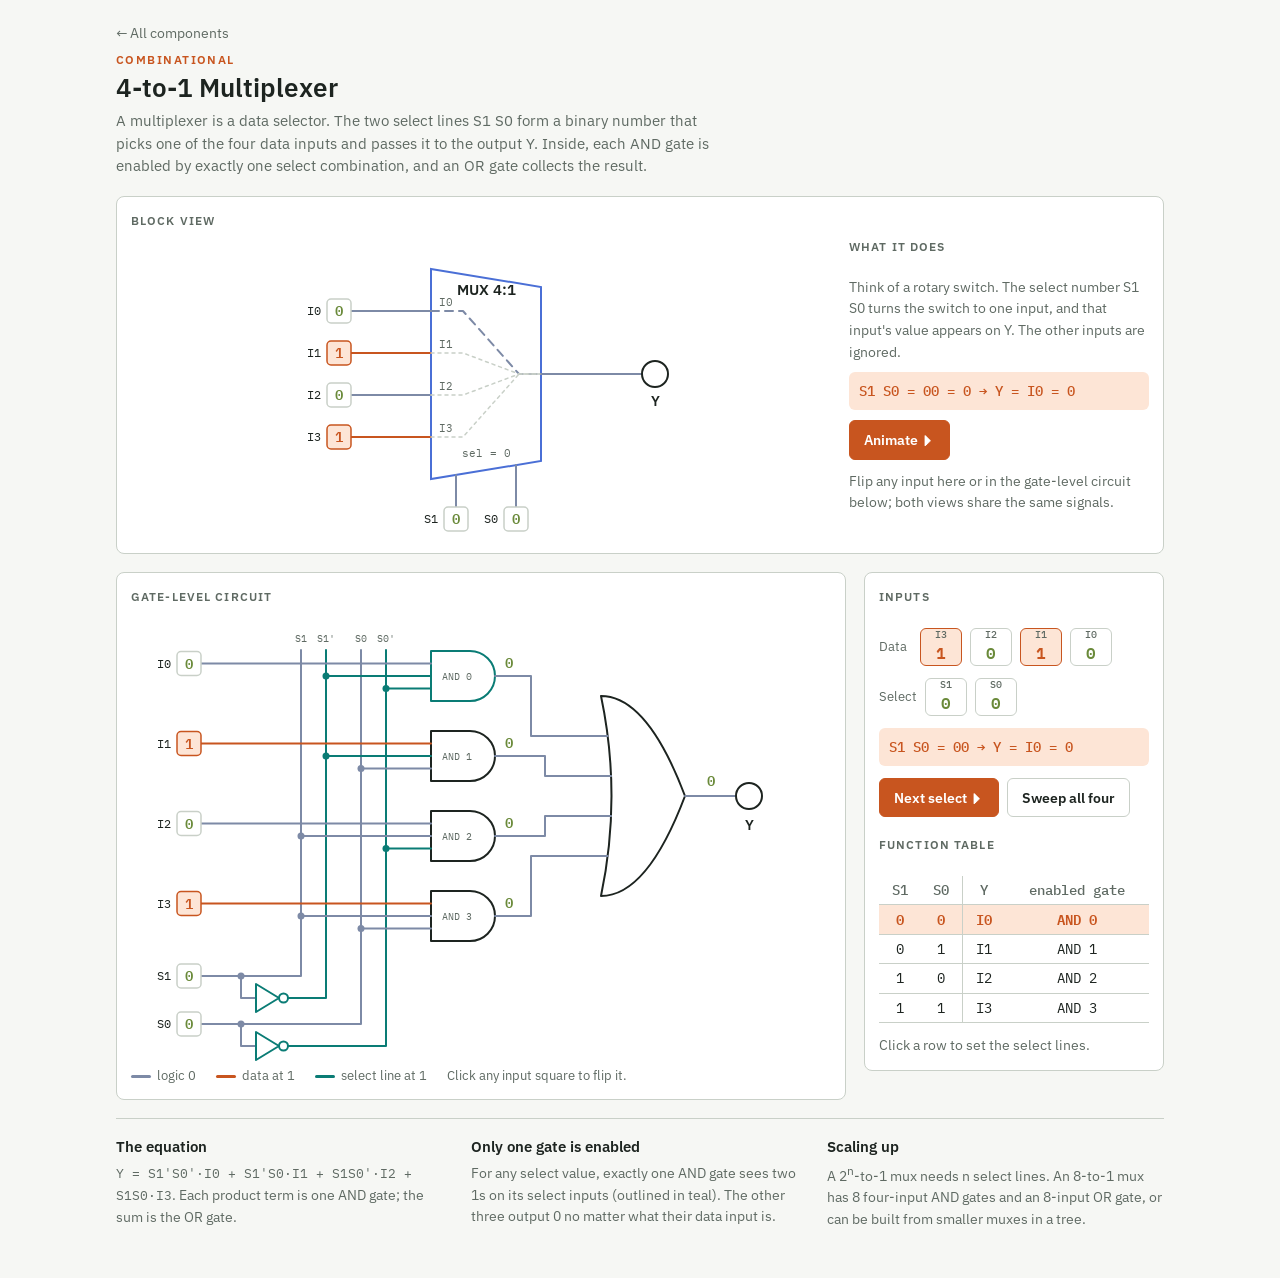
<file: components/mux.html>
<!doctype html>
<html lang="en">
<head>
<meta charset="utf-8">
<meta name="viewport" content="width=device-width, initial-scale=1, viewport-fit=cover">
<title>4-to-1 Multiplexer</title>
<link rel="stylesheet" href="../assets/style.css">
<script src="../assets/circuit.js"></script>
</head>
<body>
<main class="page">
  <header class="page-head">
    <a class="backlink" href="../index.html#mux">← All components</a>
    <p class="kicker">Combinational</p>
    <h1>4-to-1 Multiplexer</h1>
    <p>A multiplexer is a data selector. The two select lines S1 S0 form a binary number that picks one of the four data inputs and passes it to the output Y. Inside, each AND gate is enabled by exactly one select combination, and an OR gate collects the result.</p>
  </header>

  <section class="panel blockview">
    <div>
      <h2>Block view</h2>
      <svg id="blk" class="sch" viewBox="0 0 500 300" width="500" height="300" role="img"
           aria-label="Multiplexer symbol: four data inputs on the left, two select lines underneath, one output Y on the right. A line inside shows which input is connected."></svg>
    </div>
    <div class="say">
      <h2>What it does</h2>
      <p>Think of a rotary switch. The select number S1 S0 turns the switch to one input, and that input's value appears on Y. The other inputs are ignored.</p>
      <div class="fn" id="bfn"></div>
      <div class="row"><button class="btn primary" id="bplay">Animate ⏵</button></div>
      <p>Flip any input here or in the gate-level circuit below; both views share the same signals.</p>
    </div>
  </section>

  <div class="top">
    <section class="panel scroll">
      <h2>Gate-level circuit</h2>
      <svg id="sch" class="sch" viewBox="0 0 680 450" width="680" height="450" role="img"
           aria-label="Four 3-input AND gates, each taking one data input and two select terms, feeding a 4-input OR gate. Two NOT gates make the complemented select lines."></svg>
      <div class="legend">
        <span><i class="lo"></i>logic 0</span><span><i class="hi"></i>data at 1</span><span><i class="ctrl"></i>select line at 1</span>
        <span>Click any input square to flip it.</span>
      </div>
    </section>

    <section class="panel ctl">
      <h2>Inputs</h2>
      <div class="row"><span class="lab">Data</span>
        <button class="bit" id="b3"><small>I3</small><span class="v">0</span></button>
        <button class="bit" id="b2"><small>I2</small><span class="v">0</span></button>
        <button class="bit" id="b1"><small>I1</small><span class="v">0</span></button>
        <button class="bit" id="b0"><small>I0</small><span class="v">0</span></button>
      </div>
      <div class="row"><span class="lab">Select</span>
        <button class="bit ctrl" id="bs1"><small>S1</small><span class="v">0</span></button>
        <button class="bit ctrl" id="bs0"><small>S0</small><span class="v">0</span></button>
      </div>
      <div class="fn" id="fn"></div>
      <div class="row">
        <button class="btn primary" id="step">Next select ⏵</button>
        <button class="btn" id="sweep">Sweep all four</button>
      </div>
      <h2 style="margin-top:6px">Function table</h2>
      <table class="tt" id="tt">
        <thead><tr><th>S1</th><th>S0</th><th class="sep">Y</th><th>enabled gate</th></tr></thead>
        <tbody>
          <tr class="pick" data-k="0"><td>0</td><td>0</td><td class="sep">I0</td><td>AND 0</td></tr>
          <tr class="pick" data-k="1"><td>0</td><td>1</td><td class="sep">I1</td><td>AND 1</td></tr>
          <tr class="pick" data-k="2"><td>1</td><td>0</td><td class="sep">I2</td><td>AND 2</td></tr>
          <tr class="pick" data-k="3"><td>1</td><td>1</td><td class="sep">I3</td><td>AND 3</td></tr>
        </tbody>
      </table>
      <p class="note" style="margin:0">Click a row to set the select lines.</p>
    </section>
  </div>

  <section class="notes">
    <div><h3>The equation</h3><p><code>Y = S1'S0'·I0 + S1'S0·I1 + S1S0'·I2 + S1S0·I3</code>. Each product term is one AND gate; the sum is the OR gate.</p></div>
    <div><h3>Only one gate is enabled</h3><p>For any select value, exactly one AND gate sees two 1s on its select inputs (outlined in teal). The other three output 0 no matter what their data input is.</p></div>
    <div><h3>Scaling up</h3><p>A 2<sup>n</sup>-to-1 mux needs n select lines. An 8-to-1 mux has 8 four-input AND gates and an 8-input OR gate, or can be built from smaller muxes in a tree.</p></div>
  </section>
</main>

<script>
(function () {
  var svg = document.getElementById('sch');
  var I = [0, 1, 0, 1], S1 = 0, S0 = 0;           /* I[k] is data input k */
  var cy = [60, 140, 220, 300];                   /* centre line of AND gate k */
  var BX = { S1: 170, nS1: 195, S0: 230, nS0: 255 };
  var W = {};                                     /* signal name -> wires/dots to colour */
  function reg(name, e) { (W[name] = W[name] || []).push(e); return e; }
  function wire(name, pts, ctrl) { return reg(name, DD.wire(svg, pts, ctrl ? 'ctrl' : '')); }
  function dot(name, x, y, ctrl) { return reg(name, DD.dot(svg, x, y, ctrl ? 'ctrl' : '')); }

  /* ---- select lines and their inverters (bottom left) ---- */
  wire('S1', [[70, 360], [BX.S1, 360], [BX.S1, 34]], 1);
  wire('S1', [[110, 360], [110, 382], [125, 382]], 1); dot('S1', 110, 360, 1);
  var n1 = DD.gate(svg, 'not', 125, 368, { cls: 'ctrl' });
  wire('nS1', [n1.out, [BX.nS1, 382], [BX.nS1, 34]], 1);
  wire('S0', [[70, 408], [BX.S0, 408], [BX.S0, 34]], 1);
  wire('S0', [[110, 408], [110, 430], [125, 430]], 1); dot('S0', 110, 408, 1);
  var n0 = DD.gate(svg, 'not', 125, 416, { cls: 'ctrl' });
  wire('nS0', [n0.out, [BX.nS0, 430], [BX.nS0, 34]], 1);
  [['S1', BX.S1], ["S1'", BX.nS1], ['S0', BX.S0], ["S0'", BX.nS0]].forEach(function (b) { DD.text(svg, b[1], 26, b[0], 'lbl small'); });

  /* ---- four AND gates, one per data input ---- */
  var ands = [], outT = [];
  for (var k = 0; k < 4; k++) (function (k) {
    var g = DD.gate(svg, 'and', 300, cy[k] - 25, { n: 3, h: 50, w: 64 });
    ands.push(g);
    wire('I' + k, [[70, g.ins[0][1]], g.ins[0]]);
    var a = (k & 2) ? 'S1' : 'nS1', b = (k & 1) ? 'S0' : 'nS0';
    wire(a, [[BX[a], g.ins[1][1]], g.ins[1]], 1); dot(a, BX[a], g.ins[1][1], 1);
    wire(b, [[BX[b], g.ins[2][1]], g.ins[2]], 1); dot(b, BX[b], g.ins[2][1], 1);
    DD.text(svg, 300 + 26, cy[k] + 4, 'AND ' + k, 'lbl small');
    outT.push(DD.text(svg, 378, cy[k] - 8, '0', 'lbl val'));
  })(k);

  /* ---- OR gate and output ---- */
  var or = DD.gate(svg, 'or', 470, 80, { n: 4, h: 200, w: 84 });
  for (k = 0; k < 4; k++) {
    var xr = 400 + 14 * (k < 2 ? k : 3 - k);       /* stagger the vertical runs so they don't overlap */
    wire('A' + k, [ands[k].out, [xr, cy[k]], [xr, or.ins[k][1]], or.ins[k]]);
  }
  wire('Y', [or.out, [604, or.out[1]]]);
  var y = DD.led(svg, 618, or.out[1], 13);
  DD.text(svg, 618, or.out[1] + 34, 'Y', 'lbl title');
  var yT = DD.text(svg, 580, or.out[1] - 10, '0', 'lbl val');

  /* ---- input pins drawn in the schematic ---- */
  var pins = [];
  for (k = 0; k < 4; k++) (function (k) {
    pins[k] = DD.pin(svg, 70, ands[k].ins[0][1], 'I' + k, { onToggle: function (v) { I[k] = v; render(); } });
  })(k);
  var pS1 = DD.pin(svg, 70, 360, 'S1', { ctrl: 1, onToggle: function (v) { S1 = v; render(); } });
  var pS0 = DD.pin(svg, 70, 408, 'S0', { ctrl: 1, onToggle: function (v) { S0 = v; render(); } });

  /* ---- HTML controls ---- */
  var setB = [];
  for (k = 0; k < 4; k++) (function (k) {
    setB[k] = DD.bitButton(document.getElementById('b' + k), function () { return I[k]; }, function (v) { I[k] = v; render(); });
  })(k);
  var setS1 = DD.bitButton(document.getElementById('bs1'), function () { return S1; }, function (v) { S1 = v; render(); });
  var setS0 = DD.bitButton(document.getElementById('bs0'), function () { return S0; }, function (v) { S0 = v; render(); });
  var tt = document.getElementById('tt');
  tt.querySelectorAll('tbody tr').forEach(function (tr) {
    tr.addEventListener('click', function () { var s = +tr.dataset.k; S1 = s >> 1; S0 = s & 1; render(); });
  });
  function selectNext() { var s = (S1 * 2 + S0 + 1) & 3; S1 = s >> 1; S0 = s & 1; render(); }
  document.getElementById('step').addEventListener('click', selectNext);
  var sweepBtn = document.getElementById('sweep');
  sweepBtn.addEventListener('click', async function () {
    sweepBtn.disabled = true; S1 = 0; S0 = 0; render();
    for (var i = 0; i < 3; i++) { await DD.sleep(900); selectNext(); }
    sweepBtn.disabled = false;
  });

  /* ---- block view: the same signals on a single mux symbol ---- */
  var blk = document.getElementById('blk');
  var bm = DD.muxShape(blk, 200, 30, 110, 210, 4);
  DD.text(blk, 255, 56, 'MUX 4:1', 'sym-name');
  var bIn = [], bPin = [], bInside = [], bPath = [];
  for (k = 0; k < 4; k++) (function (k) {
    var yk = bm.ins[k][1];
    bIn[k] = DD.wire(blk, [[120, yk], [200, yk]]);
    DD.text(blk, 208, yk - 5, 'I' + k, 'port', 'start');
    bInside[k] = DD.wire(blk, [[200, yk], [232, yk], [288, bm.out[1]], [310, bm.out[1]]], 'inside');
    bPath[k] = 'M120,' + yk + 'H232L288,' + bm.out[1] + 'H410';      /* pin → switch → output lamp */
    bPin[k] = DD.pin(blk, 120, yk, 'I' + k, { onToggle: function (v) { I[k] = v; render(); } });
  })(k);
  var bSelX = [225, 285], bSelW = [], bSelPath = [], bSelPin = [];
  ['S1', 'S0'].forEach(function (nm, j) {
    var x = bSelX[j], yEdge = 240 - 18 * (x - 200) / 110;
    bSelW[j] = DD.wire(blk, [[x, 268], [x, yEdge]], 'ctrl');
    bSelPath[j] = 'M' + x + ',268V' + yEdge;
    bSelPin[j] = DD.pin(blk, x + 12, 280, nm, { ctrl: 1, onToggle: function (v) { if (j) S0 = v; else S1 = v; render(); } });
  });
  var bSelT = DD.text(blk, 255, 218, 'sel = 0', 'port');
  var bOut = DD.wire(blk, [bm.out, [410, bm.out[1]]]);
  var bLed = DD.led(blk, 424, bm.out[1], 13);
  DD.text(blk, 424, bm.out[1] + 32, 'Y', 'lbl title');
  var shown = { sel: -1, y: -1 }, gen = 0;
  function showBlock(sel, yv) {
    shown.sel = sel; shown.y = yv;
    for (var k = 0; k < 4; k++) {
      var on = k === sel;
      bInside[k].setAttribute('class', on ? 'wire' + (I[k] ? ' hi' : '') + ' flow' : 'wire inside');
    }
    DD.setHi(bOut, yv); bLed.set(yv); bSelT.textContent = 'sel = ' + sel;
  }
  /* select beads climb the select lines, the switch turns, then the chosen bit travels to Y */
  async function animateBlock(sel, yv, selChanged) {
    var my = ++gen;
    if (selChanged) {
      await Promise.all([DD.token(blk, bSelPath[0], { value: S1, ctrl: S1, dur: 450 }),
                         DD.token(blk, bSelPath[1], { value: S0, ctrl: S0, dur: 450 })]);
      if (my !== gen) return;
      showBlock(sel, shown.y);
    }
    await DD.token(blk, bPath[sel], { value: I[sel], dur: 800 });
    if (my === gen) showBlock(sel, yv);
  }
  function renderBlock(sel, yv) {
    for (var k = 0; k < 4; k++) { DD.setHi(bIn[k], I[k]); bPin[k].set(I[k]); }
    DD.setHi(bSelW[0], S1); DD.setHi(bSelW[1], S0); bSelPin[0].set(S1); bSelPin[1].set(S0);
    document.getElementById('bfn').textContent = 'S1 S0 = ' + S1 + S0 + ' = ' + sel + ' → Y = I' + sel + ' = ' + yv;
    if (shown.sel < 0) showBlock(sel, yv);
    else if (sel !== shown.sel || yv !== shown.y) animateBlock(sel, yv, sel !== shown.sel);
  }
  var bPlay = document.getElementById('bplay');
  bPlay.addEventListener('click', async function () {
    bPlay.disabled = true;
    for (var i = 0; i < 4; i++) { S1 = i >> 1; S0 = i & 1; render(); await DD.sleep(DD.reduceMotion ? 700 : 1500); }
    bPlay.disabled = false;
  });

  function render() {
    var sel = S1 * 2 + S0;
    var v = { S1: S1, nS1: 1 - S1, S0: S0, nS0: 1 - S0, Y: I[sel] };
    for (var k = 0; k < 4; k++) {
      v['I' + k] = I[k];
      var en = (((k >> 1) & 1) === S1) && ((k & 1) === S0);
      v['A' + k] = en ? I[k] : 0;
      ands[k].body.classList.toggle('ctrl', en);
      ands[k].body.classList.toggle('hi', en);
      DD.setVal(outT[k], v['A' + k]);
      pins[k].set(I[k]); setB[k](I[k]);
    }
    for (var n in W) DD.setHi(W[n], v[n]);
    n1.set(1 - S1); n0.set(1 - S0); or.set(v.Y);
    y.set(v.Y); DD.setVal(yT, v.Y);
    pS1.set(S1); pS0.set(S0); setS1(S1); setS0(S0);
    DD.markRow(tt, sel);
    document.getElementById('fn').textContent = 'S1 S0 = ' + S1 + S0 + ' → Y = I' + sel + ' = ' + v.Y;
    renderBlock(sel, v.Y);
  }
  render();
})();
</script>
</body>
</html>
</file>
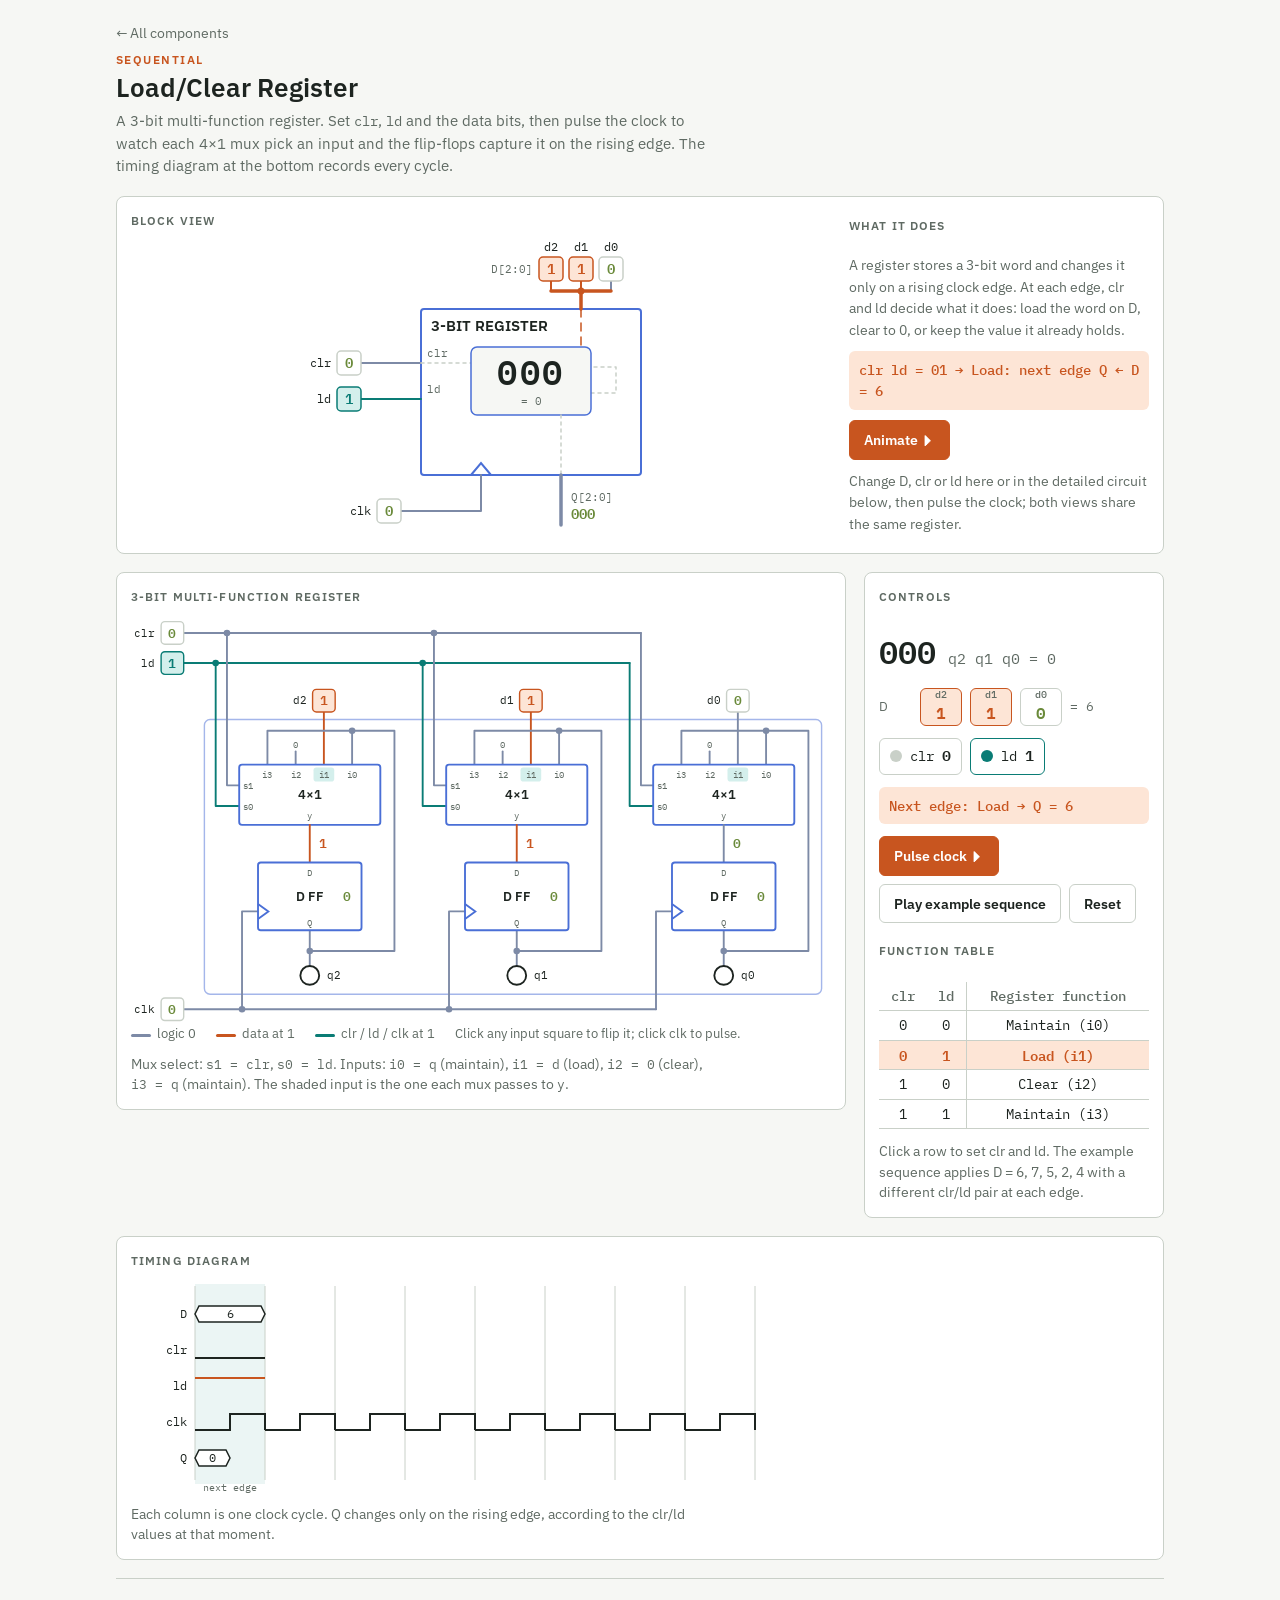
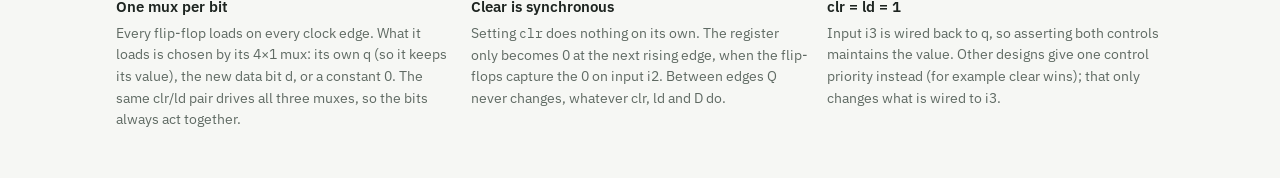
<file: components/register.html>
<!doctype html>
<html lang="en">
<head>
<meta charset="utf-8">
<meta name="viewport" content="width=device-width, initial-scale=1, viewport-fit=cover">
<title>Load/Clear Register</title>
<link rel="stylesheet" href="../assets/style.css">
<script src="../assets/circuit.js"></script>
<style>
  /* on phones keep the schematic legible and let its panel scroll sideways */
  #sch { min-width: 600px; }
  /* block view: the stored value inside the register symbol */
  .sch .regval { font-size: 34px; font-weight: 600; letter-spacing: .08em; }
  .sch .cellbox { fill: var(--bg); stroke: var(--box); stroke-width: 1.5; transition: fill .2s; }
  .sch .cellbox.hot { fill: var(--hi-soft); }
  /* the mux input currently passed to y */
  .sch .tap { fill: transparent; transition: fill .2s; }
  .sch .tap.sel { fill: var(--ctrl-soft); }
  /* the bit travelling from each mux into its flip-flop on the clock edge */
  .sch .pulse.travel { animation: reg-travel .55s linear forwards; }
  @keyframes reg-travel { 0% { opacity: 1; transform: translateY(0); } 100% { opacity: 1; transform: translateY(var(--dy)); } }
  @media (prefers-reduced-motion: reduce) { .sch .pulse.travel { animation-duration: .01s; } }
</style>
</head>
<body>
<main class="page">
  <header class="page-head">
    <a class="backlink" href="../index.html#register">← All components</a>
    <p class="kicker">Sequential</p>
    <h1>Load/Clear Register</h1>
    <p>A 3-bit multi-function register. Set <code>clr</code>, <code>ld</code> and the data bits, then pulse the clock to watch each 4×1 mux pick an input and the flip-flops capture it on the rising edge. The timing diagram at the bottom records every cycle.</p>
  </header>

  <section class="panel blockview">
    <div>
      <h2>Block view</h2>
      <svg id="blk" class="sch" viewBox="30 0 360 300" width="360" height="300" role="img"
           aria-label="Register symbol: the 3-bit data bus D enters at the top, clr and ld on the left, the clock at the bottom, and the 3-bit output Q leaves at the bottom. The stored value is shown inside."></svg>
    </div>
    <div class="say">
      <h2>What it does</h2>
      <p>A register stores a 3-bit word and changes it only on a rising clock edge. At each edge, clr and ld decide what it does: load the word on D, clear to 0, or keep the value it already holds.</p>
      <div class="fn" id="bfn"></div>
      <div class="row"><button class="btn primary" id="bplay">Animate ⏵</button></div>
      <p>Change D, clr or ld here or in the detailed circuit below, then pulse the clock; both views share the same register.</p>
    </div>
  </section>

  <div class="top">
    <section class="panel scroll">
      <h2>3-bit multi-function register</h2>
      <svg id="sch" class="sch" viewBox="0 6 744 434" width="744" height="434" role="img"
           aria-label="Three 4x1 muxes feeding three D flip-flops. Each mux has select s1 = clr and s0 = ld; its inputs are q (maintain), d (load), 0 (clear) and q (maintain). A common clock drives all three flip-flops."></svg>
      <div class="legend">
        <span><i class="lo"></i>logic 0</span><span><i class="hi"></i>data at 1</span><span><i class="ctrl"></i>clr / ld / clk at 1</span>
        <span>Click any input square to flip it; click clk to pulse.</span>
      </div>
      <p class="note">Mux select: <code>s1 = clr</code>, <code>s0 = ld</code>. Inputs: <code>i0 = q</code> (maintain), <code>i1 = d</code> (load), <code>i2 = 0</code> (clear), <code>i3 = q</code> (maintain). The shaded input is the one each mux passes to <code>y</code>.</p>
    </section>

    <section class="panel ctl">
      <h2>Controls</h2>
      <div class="readout"><b id="qw">000</b><span id="qd">q2 q1 q0 = 0</span></div>
      <div class="row"><span class="lab">D</span>
        <button class="bit" id="d2"><small>d2</small><span class="v">1</span></button>
        <button class="bit" id="d1"><small>d1</small><span class="v">1</span></button>
        <button class="bit" id="d0"><small>d0</small><span class="v">0</span></button>
        <span class="lab" id="dval" style="font-family:var(--mono)">= 6</span>
      </div>
      <div class="row">
        <button class="sw" id="clr"><span class="dot"></span><code>clr</code> <span class="st">0</span></button>
        <button class="sw" id="ld"><span class="dot"></span><code>ld</code> <span class="st">1</span></button>
      </div>
      <div class="fn" id="fn"></div>
      <div class="row">
        <button class="btn primary" id="clk">Pulse clock ⏵</button>
        <button class="btn" id="play">Play example sequence</button>
        <button class="btn" id="reset">Reset</button>
      </div>
      <h2 style="margin-top:6px">Function table</h2>
      <table class="tt" id="tt">
        <thead><tr><th>clr</th><th>ld</th><th class="sep">Register function</th></tr></thead>
        <tbody>
          <tr class="pick" data-k="00"><td>0</td><td>0</td><td class="sep">Maintain (i0)</td></tr>
          <tr class="pick" data-k="01"><td>0</td><td>1</td><td class="sep">Load (i1)</td></tr>
          <tr class="pick" data-k="10"><td>1</td><td>0</td><td class="sep">Clear (i2)</td></tr>
          <tr class="pick" data-k="11"><td>1</td><td>1</td><td class="sep">Maintain (i3)</td></tr>
        </tbody>
      </table>
      <p class="note" style="margin:0">Click a row to set clr and ld. The example sequence applies D = 6, 7, 5, 2, 4 with a different clr/ld pair at each edge.</p>
    </section>
  </div>

  <section class="panel scroll">
    <h2>Timing diagram</h2>
    <svg id="tim" role="img" aria-label="Timing diagram of D, clr, ld, clk and Q"></svg>
    <p class="note">Each column is one clock cycle. Q changes only on the rising edge, according to the clr/ld values at that moment.</p>
  </section>

  <section class="notes">
    <div><h3>One mux per bit</h3><p>Every flip-flop loads on every clock edge. What it loads is chosen by its 4×1 mux: its own q (so it keeps its value), the new data bit d, or a constant 0. The same clr/ld pair drives all three muxes, so the bits always act together.</p></div>
    <div><h3>Clear is synchronous</h3><p>Setting <code>clr</code> does nothing on its own. The register only becomes 0 at the next rising edge, when the flip-flops capture the 0 on input i2. Between edges Q never changes, whatever clr, ld and D do.</p></div>
    <div><h3>clr = ld = 1</h3><p>Input i3 is wired back to q, so asserting both controls maintains the value. Other designs give one control priority instead (for example clear wins); that only changes what is wired to i3.</p></div>
  </section>
</main>

<script>
(function () {
  var svg = document.getElementById('sch');
  var D = [1, 1, 0], Q = [0, 0, 0];               /* index 0 = bit 2 (left column) */
  var clr = 0, ld = 1, hist = [], q0 = 0, busy = false;
  function dv() { return D[0] * 4 + D[1] * 2 + D[2]; }
  function qv() { return Q[0] * 4 + Q[1] * 2 + Q[2]; }
  var W = {};                                     /* signal name -> wires/dots to colour */
  function reg(name, e) { (W[name] = W[name] || []).push(e); return e; }
  function wire(name, pts, cls) { return reg(name, DD.wire(svg, pts, cls)); }
  function dot(name, x, y, cls) { return reg(name, DD.dot(svg, x, y, cls)); }

  var cols = [190, 410, 630];
  var Y = { clr: 24, ld: 56, d: 96, fb: 128, mux: 164, ff: 268, qj: 362, led: 388, clk: 424 };
  var MH = 64, FH = 72, sel1 = Y.mux + 22, sel0 = Y.mux + 44, clkIn = Y.ff + 52;
  DD.el('rect', { x: 78, y: 116, width: 656, height: 292, rx: 6, 'class': 'frame' }, svg);

  /* ---- control buses: clr and ld along the top, clk along the bottom ---- */
  wire('clr', [[56, Y.clr], [cols[2] - 88, Y.clr]], 'ctrl');
  wire('ld', [[56, Y.ld], [cols[2] - 100, Y.ld]], 'ctrl');
  wire('clk', [[56, Y.clk], [cols[2] - 72, Y.clk]], 'ctrl');
  var edge = DD.el('path', { d: 'M56,' + Y.clk + 'H' + (cols[2] - 72), 'class': 'edge' }, svg);

  var parts = [];
  cols.forEach(function (cx, i) {
    var b = 2 - i, p = {};
    /* select drops into the left side of the mux (s1 above s0, so they never cross) */
    wire('clr', [[cx - 88, Y.clr], [cx - 88, sel1], [cx - 75, sel1]], 'ctrl');
    wire('ld', [[cx - 100, Y.ld], [cx - 100, sel0], [cx - 75, sel0]], 'ctrl');
    wire('clk', [[cx - 72, Y.clk], [cx - 72, clkIn], [cx - 55, clkIn]], 'ctrl');
    if (i < 2) { dot('clr', cx - 88, Y.clr, 'ctrl'); dot('ld', cx - 100, Y.ld, 'ctrl'); dot('clk', cx - 72, Y.clk, 'ctrl'); }

    /* data in (i1), constant 0 (i2) */
    wire('d' + i, [[cx + 15, Y.d + 12], [cx + 15, Y.mux]]);
    DD.wire(svg, [[cx - 15, Y.mux - 14], [cx - 15, Y.mux]]);
    DD.text(svg, cx - 15, Y.mux - 18, '0', 'lbl small v0');

    /* q feeds back to i0 and i3 */
    wire('q' + i, [[cx, Y.ff + FH], [cx, Y.led - 10]]);
    wire('q' + i, [[cx, Y.qj], [cx + 90, Y.qj], [cx + 90, Y.fb], [cx - 45, Y.fb], [cx - 45, Y.mux]]);
    wire('q' + i, [[cx + 45, Y.fb], [cx + 45, Y.mux]]);
    dot('q' + i, cx, Y.qj); dot('q' + i, cx + 45, Y.fb);

    /* the 4x1 mux */
    DD.block(svg, cx - 75, Y.mux, 150, MH, { title: '4×1' });
    p.taps = {};
    [['i3', cx - 45], ['i2', cx - 15], ['i1', cx + 15], ['i0', cx + 45]].forEach(function (t) {
      p.taps[t[0]] = DD.el('rect', { x: t[1] - 11, y: Y.mux + 3, width: 22, height: 15, rx: 3, 'class': 'tap' }, svg);
      DD.text(svg, t[1], Y.mux + 14, t[0], 'lbl small');
    });
    DD.text(svg, cx - 71, sel1 + 4, 's1', 'lbl small', 'start');
    DD.text(svg, cx - 71, sel0 + 4, 's0', 'lbl small', 'start');
    DD.text(svg, cx, Y.mux + MH - 6, 'y', 'lbl small');

    /* mux y -> flip-flop D */
    wire('y' + i, [[cx, Y.mux + MH], [cx, Y.ff]]);
    p.yval = DD.text(svg, cx + 10, Y.mux + MH + 25, '0', 'lbl val', 'start');
    p.pulse = DD.el('circle', { cx: cx, cy: Y.mux + MH + 6, r: 6, 'class': 'pulse' }, svg);
    p.pulse.style.setProperty('--dy', (Y.ff - Y.mux - MH - 12) + 'px');

    /* D flip-flop */
    p.ff = DD.block(svg, cx - 55, Y.ff, 110, FH, { title: 'D FF', clk: 52 });
    DD.text(svg, cx, Y.ff + 14, 'D', 'lbl small');
    DD.text(svg, cx, Y.ff + FH - 5, 'Q', 'lbl small');
    p.q = DD.text(svg, cx + 40, Y.ff + 41, '0', 'lbl val');

    p.led = DD.led(svg, cx, Y.led, 10, 'q' + b);
    p.pin = DD.pin(svg, cx + 27, Y.d, 'd' + b, { onToggle: function (v) { if (busy) return; D[i] = v; render(); } });
    parts.push(p);
  });

  var pClr = DD.pin(svg, 56, Y.clr, 'clr', { ctrl: 1, onToggle: function (v) { if (busy) return; clr = v; render(); } });
  var pLd = DD.pin(svg, 56, Y.ld, 'ld', { ctrl: 1, onToggle: function (v) { if (busy) return; ld = v; render(); } });
  var pClk = DD.pin(svg, 56, Y.clk, 'clk', { ctrl: 1, onToggle: function () { pulseClock(); } });

  /* ---- HTML controls ---- */
  var setD = [0, 1, 2].map(function (i) {
    return DD.bitButton(document.getElementById('d' + (2 - i)), function () { return D[i]; }, function (v) { if (busy) return; D[i] = v; render(); });
  });
  var setClr = DD.swButton(document.getElementById('clr'), function () { return clr; }, function (v) { if (busy) return; clr = v; render(); });
  var setLd = DD.swButton(document.getElementById('ld'), function () { return ld; }, function (v) { if (busy) return; ld = v; render(); });
  var tt = document.getElementById('tt');
  tt.querySelectorAll('tbody tr').forEach(function (tr) {
    tr.addEventListener('click', function () { if (busy) return; clr = +tr.dataset.k[0]; ld = +tr.dataset.k[1]; render(); });
  });
  var tim = new DD.Timing(document.getElementById('tim'));

  var fnName = { '00': 'Maintain', '01': 'Load', '10': 'Clear', '11': 'Maintain' };
  var tapOf = { '00': 'i0', '01': 'i1', '10': 'i2', '11': 'i3' };
  function sel() { return '' + clr + ld; }
  function muxOut(i) { var k = sel(); if (k === '01') return D[i]; if (k === '10') return 0; return Q[i]; }

  /* ---- block view: the same register as one symbol ---- */
  var blk = document.getElementById('blk');
  DD.block(blk, 150, 70, 220, 166);
  DD.text(blk, 160, 92, '3-BIT REGISTER', 'sym-name', 'start');
  var bD = [], bDPin = [], dX = [280, 310, 340];
  dX.forEach(function (x, i) {
    bD[i] = DD.wire(blk, [[x, 42], [x, 52]]);
    bDPin[i] = DD.pin(blk, x + 12, 30, 'd' + (2 - i), { side: 'top', onToggle: function (v) { if (busy) return; D[i] = v; render(); } });
  });
  var bDBus = [DD.wire(blk, [[280, 52], [340, 52]], 'bus'), DD.wire(blk, [[310, 52], [310, 70]], 'bus')];
  bDBus.push(DD.dot(blk, 310, 52));
  DD.text(blk, 262, 34, 'D[2:0]', 'port', 'end');
  var bInD = DD.wire(blk, 'M310,70V108', 'inside');
  var bClr = DD.wire(blk, [[90, 124], [150, 124]], 'ctrl'), bLd = DD.wire(blk, [[90, 160], [150, 160]], 'ctrl');
  var bInClr = DD.wire(blk, 'M150,124H200', 'inside');
  DD.text(blk, 156, 118, 'clr', 'port', 'start'); DD.text(blk, 156, 154, 'ld', 'port', 'start');
  var bLoop = DD.wire(blk, 'M320,154H345V128H320', 'inside');
  var cellBox = DD.el('rect', { x: 200, y: 108, width: 120, height: 68, rx: 6, 'class': 'cellbox' }, blk);
  var cellT = DD.text(blk, 260, 146, '000', 'lbl regval'), cellD = DD.text(blk, 260, 166, '= 0', 'port');
  DD.el('polyline', { points: '200,236 210,224 220,236', 'class': 'clk-tri' }, blk);
  var bClk = DD.wire(blk, [[130, 272], [210, 272], [210, 236]], 'ctrl');
  var bEdge = DD.el('path', { d: 'M130,272H210V236', 'class': 'edge' }, blk);
  var bInQ = DD.wire(blk, 'M290,176V236', 'inside'), bQ = DD.wire(blk, [[290, 236], [290, 286]], 'bus');
  DD.text(blk, 300, 262, 'Q[2:0]', 'port', 'start');
  var bQT = DD.text(blk, 300, 280, '000', 'lbl val', 'start');
  var bpClr = DD.pin(blk, 90, 124, 'clr', { ctrl: 1, onToggle: function (v) { if (busy) return; clr = v; render(); } });
  var bpLd = DD.pin(blk, 90, 160, 'ld', { ctrl: 1, onToggle: function (v) { if (busy) return; ld = v; render(); } });
  var bpClk = DD.pin(blk, 130, 272, 'clk', { ctrl: 1, onToggle: function () { pulseClock(); } });
  var bPath = { clk: 'M130,272H210V236', '01': 'M310,52V108', '10': 'M150,124H200', keep: 'M320,154H345V128H320', out: 'M290,176V286' };
  var bgen = 0, banim = false;
  function showCell(q) { cellT.textContent = DD.bin(q, 3); cellD.textContent = '= ' + q; DD.setHi(bLoop, q); DD.setHi(bInQ, q); }
  function showOut(q) { DD.setVal(bQT, DD.bin(q, 3)); bQT.classList.toggle('v1', q > 0); bQT.classList.toggle('v0', !q); DD.setHi(bQ, q); }
  function renderBlock() {
    var k = sel(), d = dv();
    for (var i = 0; i < 3; i++) { DD.setHi(bD[i], D[i]); bDPin[i].set(D[i]); }
    DD.setHi(bDBus, d); DD.setHi(bInD, d);
    DD.setHi(bClr, clr); DD.setHi(bLd, ld); DD.setHi(bClk, busy ? 1 : 0);
    bpClr.set(clr); bpLd.set(ld); bpClk.set(busy ? 1 : 0);
    /* the internal path the next edge will use */
    DD.flow(bInD, k === '01'); DD.flow(bInClr, k === '10'); DD.flow(bLoop, k === '00' || k === '11');
    if (!banim) { showCell(qv()); showOut(qv()); }
    var bfn = document.getElementById('bfn');
    bfn.textContent = 'clr ld = ' + k + ' → ' + fnName[k] + ': next edge Q ← ' +
      (k === '01' ? 'D = ' + d : k === '10' ? '0' : 'Q = ' + qv());
  }
  /* clock edge first, then the chosen value moves into the cell, then Q follows */
  async function animateBlock(k, next) {
    var my = ++bgen; banim = true;
    DD.restart(bEdge, 'flash-once');
    await DD.token(blk, bPath.clk, { value: 1, ctrl: 1, dur: 250 });
    if (my !== bgen) return;
    var src = k === '01' ? dv() : k === '10' ? 0 : qv();
    await DD.token(blk, bPath[k === '01' || k === '10' ? k : 'keep'], { value: src, dur: 400 });
    if (my !== bgen) return;
    showCell(next); DD.restart(cellBox, 'hot'); setTimeout(function () { cellBox.classList.remove('hot'); }, 400);
    await DD.token(blk, bPath.out, { value: next, dur: 300 });
    if (my !== bgen) return;
    banim = false; showCell(qv()); showOut(qv());
  }
  document.getElementById('bplay').addEventListener('click', function () { playBtn.click(); });

  function render() {
    var k = sel(), v = { clr: clr, ld: ld, clk: busy ? 1 : 0 };
    parts.forEach(function (p, i) {
      v['d' + i] = D[i]; v['q' + i] = Q[i]; v['y' + i] = muxOut(i);
      for (var n in p.taps) p.taps[n].classList.toggle('sel', n === tapOf[k]);
      DD.setVal(p.yval, v['y' + i]); DD.setVal(p.q, Q[i]);
      p.led.set(Q[i]); p.pin.set(D[i]); setD[i](D[i]);
    });
    for (var n in W) DD.setHi(W[n], v[n]);
    pClr.set(clr); pLd.set(ld); pClk.set(busy ? 1 : 0); setClr(clr); setLd(ld);
    document.getElementById('dval').textContent = '= ' + dv();
    document.getElementById('qw').textContent = Q.join('');
    document.getElementById('qd').textContent = 'q2 q1 q0 = ' + qv();
    document.getElementById('fn').textContent = 'Next edge: ' + fnName[k] + ' → Q = ' + (k === '01' ? dv() : k === '10' ? 0 : qv());
    DD.markRow(tt, k);
    drawTiming();
    renderBlock();
  }

  function drawTiming() {
    var all = hist.concat([{ d: dv(), clr: clr, ld: ld }]), N = all.length;
    var states = [q0].concat(hist.map(function (r) { return r.q; }));
    tim.render({
      rows: [
        { label: 'D', kind: 'bus', values: DD.Timing.full(all.map(function (r) { return r.d; })) },
        { label: 'clr', kind: 'bit', values: DD.Timing.full(all.map(function (r) { return r.clr; })) },
        { label: 'ld', kind: 'bit', values: DD.Timing.full(all.map(function (r) { return r.ld; })) },
        { label: 'clk', kind: 'clk' },
        { label: 'Q', kind: 'bus', values: DD.Timing.registered(states, N) }
      ],
      cycles: Math.max(N, 8), edges: hist.length, cw: 70
    });
    /* keep at least 8 columns on screen, so shade the "next edge" column here rather than with pending */
    var svgT = tim.svg, H = 16 + 5 * 36 + 18, x = 64 + (N - 1) * 70;
    svgT.insertBefore(DD.el('rect', { x: x, y: 4, width: 70, height: H - 14, 'class': 't-now' }), svgT.firstChild);
    DD.text(svgT, x + 35, H - 3, 'next edge', 't-small');
  }

  /* ---- clock edge: every mux output travels into its flip-flop at once ---- */
  function pulseClock() {
    if (busy) return Promise.resolve();
    busy = true;
    var next = parts.map(function (_, i) { return muxOut(i); });
    var rec = { d: dv(), clr: clr, ld: ld, q: null };
    render();
    animateBlock(rec.clr + '' + rec.ld, next[0] * 4 + next[1] * 2 + next[2]);
    DD.restart(edge, 'flash-once');
    parts.forEach(function (p) { p.ff.hot(1); DD.restart(p.pulse, 'travel'); });
    return new Promise(function (res) {
      setTimeout(function () {
        if (!hist.length) q0 = qv();
        Q = next; rec.q = qv(); hist.push(rec);
        parts.forEach(function (p) { p.ff.hot(0); p.pulse.classList.remove('travel'); });
        busy = false; render(); res();
      }, 600);
    });
  }
  document.getElementById('clk').addEventListener('click', function () { pulseClock(); });
  document.getElementById('reset').addEventListener('click', function () {
    if (busy) return; D = [1, 1, 0]; Q = [0, 0, 0]; clr = 0; ld = 1; hist = []; q0 = 0; render();
  });

  /* example sequence: the inputs applied before each rising edge */
  var seq = [{ d: 6, clr: 0, ld: 1 }, { d: 7, clr: 1, ld: 0 }, { d: 5, clr: 0, ld: 1 }, { d: 2, clr: 0, ld: 0 }, { d: 4, clr: 1, ld: 1 }];
  var playBtn = document.getElementById('play');
  playBtn.addEventListener('click', async function () {
    if (busy) return;
    playBtn.disabled = true; document.getElementById('bplay').disabled = true;
    Q = [0, 0, 0]; hist = []; q0 = 0;
    for (var s = 0; s < seq.length; s++) {
      D = DD.bitsOf(seq[s].d, 3); clr = seq[s].clr; ld = seq[s].ld; render();
      await DD.sleep(900);
      await pulseClock();
      await DD.sleep(500);
    }
    playBtn.disabled = false; document.getElementById('bplay').disabled = false;
  });

  render();
})();
</script>
</body>
</html>
</file>
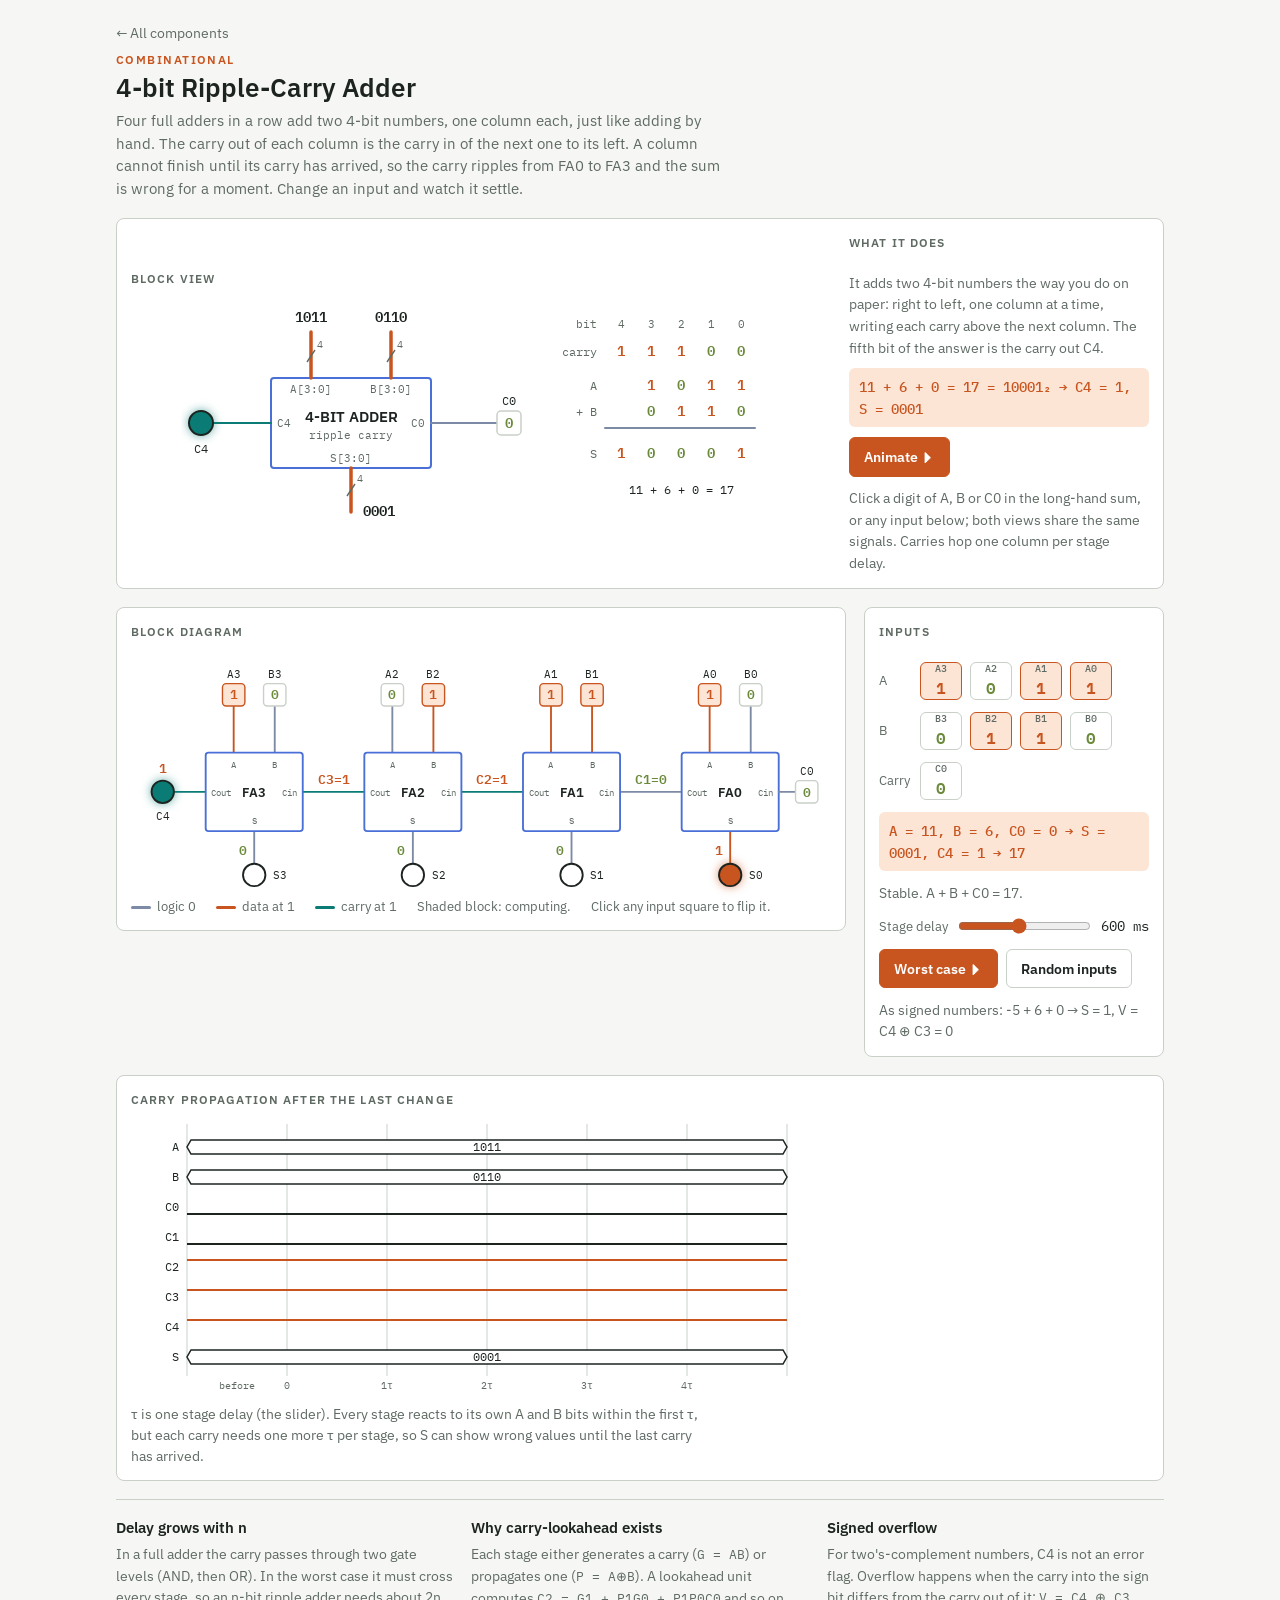
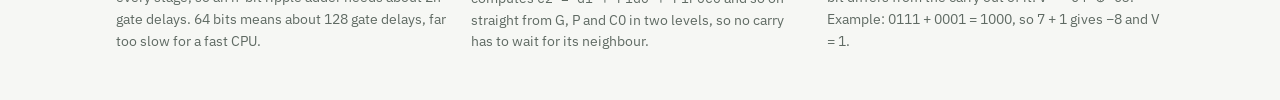
<file: components/ripple-adder.html>
<!doctype html>
<html lang="en">
<head>
<meta charset="utf-8">
<meta name="viewport" content="width=device-width, initial-scale=1, viewport-fit=cover">
<title>4-bit Ripple-Carry Adder</title>
<link rel="stylesheet" href="../assets/style.css">
<script src="../assets/circuit.js"></script>
</head>
<body>
<main class="page">
  <header class="page-head">
    <a class="backlink" href="../index.html#ripple-adder">← All components</a>
    <p class="kicker">Combinational</p>
    <h1>4-bit Ripple-Carry Adder</h1>
    <p>Four full adders in a row add two 4-bit numbers, one column each, just like adding by hand. The carry out of each column is the carry in of the next one to its left. A column cannot finish until its carry has arrived, so the carry ripples from FA0 to FA3 and the sum is wrong for a moment. Change an input and watch it settle.</p>
  </header>

  <section class="panel blockview">
    <div>
      <h2>Block view</h2>
      <svg id="blk" class="sch" viewBox="40 0 600 240" width="600" height="240" role="img"
           aria-label="A 4-bit adder symbol: buses A[3:0] and B[3:0] enter from the top, carry-in C0 from the right, the 4-bit sum S[3:0] leaves at the bottom and carry-out C4 to the left. Beside it, the same sum written out in long hand with a carry row."></svg>
    </div>
    <div class="say">
      <h2>What it does</h2>
      <p>It adds two 4-bit numbers the way you do on paper: right to left, one column at a time, writing each carry above the next column. The fifth bit of the answer is the carry out C4.</p>
      <div class="fn" id="bfn"></div>
      <div class="row"><button class="btn primary" id="bplay">Animate ⏵</button></div>
      <p>Click a digit of A, B or C0 in the long-hand sum, or any input below; both views share the same signals. Carries hop one column per stage delay.</p>
    </div>
  </section>

  <div class="top">
    <section class="panel scroll">
      <h2>Block diagram</h2>
      <svg id="sch" class="sch" viewBox="0 0 750 264" width="750" height="264" role="img"
           aria-label="Four full-adder blocks FA3, FA2, FA1, FA0 from left to right. Each takes bits Ai and Bi from above and its carry-in from the block on its right, and gives sum Si below and its carry-out to the block on its left. C0 enters FA0 from the right; C4 leaves FA3 on the left."></svg>
      <div class="legend">
        <span><i class="lo"></i>logic 0</span><span><i class="hi"></i>data at 1</span><span><i class="ctrl"></i>carry at 1</span>
        <span>Shaded block: computing.</span><span>Click any input square to flip it.</span>
      </div>
    </section>

    <section class="panel ctl">
      <h2>Inputs</h2>
      <div class="row"><span class="lab">A</span>
        <button class="bit" id="a3"><small>A3</small><span class="v">0</span></button>
        <button class="bit" id="a2"><small>A2</small><span class="v">0</span></button>
        <button class="bit" id="a1"><small>A1</small><span class="v">0</span></button>
        <button class="bit" id="a0"><small>A0</small><span class="v">0</span></button>
      </div>
      <div class="row"><span class="lab">B</span>
        <button class="bit" id="b3"><small>B3</small><span class="v">0</span></button>
        <button class="bit" id="b2"><small>B2</small><span class="v">0</span></button>
        <button class="bit" id="b1"><small>B1</small><span class="v">0</span></button>
        <button class="bit" id="b0"><small>B0</small><span class="v">0</span></button>
      </div>
      <div class="row"><span class="lab">Carry</span>
        <button class="bit ctrl" id="c0"><small>C0</small><span class="v">0</span></button>
      </div>
      <div class="fn" id="fn"></div>
      <p class="note" id="status" style="margin:0" aria-live="polite"></p>
      <div class="row">
        <label for="delay">Stage delay</label>
        <input type="range" id="delay" min="100" max="1200" step="50" value="600" style="flex:1">
        <code id="delayv">600 ms</code>
      </div>
      <div class="row">
        <button class="btn primary" id="worst">Worst case ⏵</button>
        <button class="btn" id="rand">Random inputs</button>
      </div>
      <p class="note" id="signed" style="margin:0"></p>
    </section>
  </div>

  <section class="panel scroll">
    <h2>Carry propagation after the last change</h2>
    <svg id="tim" class="timing" role="img" aria-label="Timing strip: A, B and C0 change at time 0; C1 to C4 and the sum S settle one stage delay apart."></svg>
    <p class="note">τ is one stage delay (the slider). Every stage reacts to its own A and B bits within the first τ, but each carry needs one more τ per stage, so S can show wrong values until the last carry has arrived.</p>
  </section>

  <section class="notes">
    <div><h3>Delay grows with n</h3><p>In a full adder the carry passes through two gate levels (AND, then OR). In the worst case it must cross every stage, so an n-bit ripple adder needs about 2n gate delays. 64 bits means about 128 gate delays, far too slow for a fast CPU.</p></div>
    <div><h3>Why carry-lookahead exists</h3><p>Each stage either generates a carry (<code>G = AB</code>) or propagates one (<code>P = A⊕B</code>). A lookahead unit computes <code>C2 = G1 + P1G0 + P1P0C0</code> and so on straight from G, P and C0 in two levels, so no carry has to wait for its neighbour.</p></div>
    <div><h3>Signed overflow</h3><p>For two's-complement numbers, C4 is not an error flag. Overflow happens when the carry into the sign bit differs from the carry out of it: <code>V = C4 ⊕ C3</code>. Example: 0111 + 0001 = 1000, so 7 + 1 gives −8 and V = 1.</p></div>
  </section>
</main>

<script>
(function () {
  var svg = document.getElementById('sch');
  var A = 11, B = 6, C0 = 0;                        /* inputs */
  var c = [0, 0, 0, 0, 0], s = [0, 0, 0, 0];        /* carries C0..C4 and sums as currently shown */
  var seen = [null, null, null, null];              /* inputs each stage last computed from */
  var hot = [0, 0, 0, 0], settling = false, ticks = 0;
  var X = [590, 420, 250, 80];                      /* left edge of FA0..FA3: LSB on the right */
  var BW = 104, BY = 110, BH = 84, CY = BY + BH / 2;
  var W = {};                                       /* signal name -> wires/dots to colour */
  function reg(name, e) { (W[name] = W[name] || []).push(e); return e; }
  function wire(name, pts, ctrl) { return reg(name, DD.wire(svg, pts, ctrl ? 'ctrl' : '')); }
  function bit(x, i) { return (x >> i) & 1; }

  /* ---- four full-adder blocks with their wires ---- */
  var blocks = [], pinA = [], pinB = [], leds = [], sT = [], cT = [];
  for (var i = 0; i < 4; i++) (function (i) {
    var x = X[i], ax = x + 30, bx = x + 74, sx = x + BW / 2;
    wire('A' + i, [[ax, 60], [ax, BY]]);
    wire('B' + i, [[bx, 60], [bx, BY]]);
    wire('S' + i, [[sx, BY + BH], [sx, 229]]);
    /* carry out of this stage runs left to the next block (or to the C4 lamp) */
    var xl = i < 3 ? X[i + 1] + BW : 46;
    wire('C' + (i + 1), [[x, CY], [xl, CY]], 1);
    blocks[i] = DD.block(svg, x, BY, BW, BH, { title: 'FA' + i });
    DD.text(svg, ax, BY + 16, 'A', 'lbl small');
    DD.text(svg, bx, BY + 16, 'B', 'lbl small');
    DD.text(svg, x + 6, CY + 4, 'Cout', 'lbl small', 'start');
    DD.text(svg, x + BW - 6, CY + 4, 'Cin', 'lbl small', 'end');
    DD.text(svg, sx, BY + BH - 8, 'S', 'lbl small');
    pinA[i] = DD.pin(svg, ax + 12, 48, 'A' + i, { side: 'top', onToggle: function (v) { change(function () { A = A & ~(1 << i) | (v << i); }); } });
    pinB[i] = DD.pin(svg, bx + 12, 48, 'B' + i, { side: 'top', onToggle: function (v) { change(function () { B = B & ~(1 << i) | (v << i); }); } });
    leds[i] = DD.led(svg, sx, 241, 12, 'S' + i);
    sT[i] = DD.text(svg, sx - 8, 220, '0', 'lbl val', 'end');
    if (i < 3) cT[i + 1] = DD.text(svg, (x + xl) / 2, CY - 8, '', 'lbl val');
  })(i);
  /* carry in from the right, carry out to the lamp on the left */
  wire('C0', [[712, CY], [X[0] + BW, CY]], 1);
  var pinC = DD.pin(svg, 736, CY, 'C0', { ctrl: 1, side: 'top', onToggle: function (v) { change(function () { C0 = v; }); } });
  var led4 = DD.led(svg, 34, CY, 12, null, { ctrl: 1 });
  DD.text(svg, 34, CY + 30, 'C4', 'lbl');
  cT[4] = DD.text(svg, 34, CY - 20, '', 'lbl val');

  /* ---- the adder model: each stage recomputes one stage delay after its inputs change ---- */
  function stageIn(i) { return [bit(A, i), bit(B, i), c[i]]; }
  function dirty(i) { var x = stageIn(i), e = seen[i]; return !e || e[0] !== x[0] || e[1] !== x[1] || e[2] !== x[2]; }
  function compute(i, inp) {
    var a = inp[0], b = inp[1], ci = inp[2];
    return { s: a ^ b ^ ci, co: (a & b) | (ci & (a ^ b)) };
  }
  function settleNow() {
    c[0] = C0;
    for (var i = 0; i < 4; i++) { var inp = stageIn(i), r = compute(i, inp); s[i] = r.s; c[i + 1] = r.co; seen[i] = inp; }
    hot = [0, 0, 0, 0]; settling = false;
  }
  /* one stage delay passes: every stage whose inputs changed produces its new outputs, all at once */
  function tick() {
    var res = [];
    for (var i = 0; i < 4; i++) if (hot[i]) res[i] = { inp: stageIn(i), r: compute(i, stageIn(i)) };
    for (i = 0; i < 4; i++) if (res[i]) { s[i] = res[i].r.s; c[i + 1] = res[i].r.co; seen[i] = res[i].inp; }
  }
  function snap() { return { A: A, B: B, C0: C0, c: c.slice(), s: s.slice() }; }

  var gen = 0, hist = [];                           /* hist[0]: before the change, hist[k+1]: after k stage delays */
  async function change(fn) {
    var before = snap();
    fn(); c[0] = C0;
    var my = ++gen;
    hist = [before, snap()]; ticks = 0;
    for (;;) {
      for (var i = 0; i < 4; i++) hot[i] = dirty(i) ? 1 : 0;
      settling = hot.some(Boolean);
      render();
      if (!settling) return;
      await DD.sleep(delay());
      if (my !== gen) return;                       /* a newer change took over */
      tick(); ticks++; hist.push(snap());
    }
  }

  /* ---- HTML controls ---- */
  var setA = [], setB = [];
  for (i = 0; i < 4; i++) (function (i) {
    setA[i] = DD.bitButton(document.getElementById('a' + i), function () { return bit(A, i); }, function (v) { change(function () { A = A & ~(1 << i) | (v << i); }); });
    setB[i] = DD.bitButton(document.getElementById('b' + i), function () { return bit(B, i); }, function (v) { change(function () { B = B & ~(1 << i) | (v << i); }); });
  })(i);
  var setC = DD.bitButton(document.getElementById('c0'), function () { return C0; }, function (v) { change(function () { C0 = v; }); });
  var slider = document.getElementById('delay');
  function delay() { return +slider.value; }
  slider.addEventListener('input', function () { document.getElementById('delayv').textContent = slider.value + ' ms'; });
  document.getElementById('worst').addEventListener('click', async function () {
    /* A = 1111, B = 0000, C0 = 0 settled; then C0 goes to 1 and the carry crosses all four stages */
    var my = ++gen;
    A = 15; B = 0; C0 = 0; settleNow(); hist = [snap(), snap()]; ticks = 0; bInstant = true; render();
    await DD.sleep(Math.max(500, delay()));
    if (my !== gen) return;
    change(function () { C0 = 1; });
  });
  document.getElementById('rand').addEventListener('click', function () {
    change(function () { A = Math.floor(Math.random() * 16); B = Math.floor(Math.random() * 16); C0 = Math.random() < .5 ? 1 : 0; });
  });

  /* ---- timing strip: one column per stage delay ---- */
  var tim = document.getElementById('tim');
  var TX0 = 56, CW = 100, SLOTS = 6, RH = 30, TOP = 14;
  function drawTiming() {
    var el = DD.el, tx = DD.text;
    while (tim.firstChild) tim.removeChild(tim.firstChild);
    var rows = [
      { label: 'A', bus: function (h) { return DD.bin(h.A, 4); } },
      { label: 'B', bus: function (h) { return DD.bin(h.B, 4); } },
      { label: 'C0', bit: function (h) { return h.C0; } },
      { label: 'C1', bit: function (h) { return h.c[1]; } },
      { label: 'C2', bit: function (h) { return h.c[2]; } },
      { label: 'C3', bit: function (h) { return h.c[3]; } },
      { label: 'C4', bit: function (h) { return h.c[4]; } },
      { label: 'S', bus: function (h) { return h.s.slice().reverse().join(''); } }
    ];
    var Wd = TX0 + SLOTS * CW + 16, H = TOP + rows.length * RH + 22;
    tim.setAttribute('viewBox', '0 0 ' + Wd + ' ' + H); tim.setAttribute('width', Wd); tim.setAttribute('height', H);
    /* slot j shows hist[j]; once settled the last value holds to the end of the strip */
    var n = hist.length, slots = [];
    for (var j = 0; j < SLOTS; j++) slots.push(j < n ? hist[j] : (settling ? null : hist[n - 1]));
    if (settling) el('rect', { x: TX0 + (n - 1) * CW, y: 4, width: CW, height: H - 22, 'class': 't-now' }, tim);
    for (j = 0; j <= SLOTS; j++) el('line', { x1: TX0 + j * CW, y1: 6, x2: TX0 + j * CW, y2: H - 18, 'class': 't-grid' }, tim);
    tx(tim, TX0 + CW / 2, H - 5, 'before', 't-small');
    for (j = 1; j < SLOTS; j++) tx(tim, TX0 + j * CW, H - 5, j === 1 ? '0' : (j - 1) + 'τ', 't-small');
    if (!settling && n > 1) tx(tim, TX0 + n * CW - CW / 2, H - 5, ticks ? 'settled' : '', 't-small');
    rows.forEach(function (row, ri) {
      var yc = TOP + ri * RH + RH / 2, hi = yc - 7, lo = yc + 7, prev = null, s;
      tx(tim, TX0 - 8, yc + 4, row.label, 't-lab', 'end');
      if (row.bus) {
        s = 0;
        while (s < SLOTS) {
          if (!slots[s]) { s++; continue; }
          var v = row.bus(slots[s]), e = s;
          while (e + 1 < SLOTS && slots[e + 1] && row.bus(slots[e + 1]) === v) e++;
          var xa = TX0 + s * CW, xb = TX0 + (e + 1) * CW;
          el('polygon', { points: [[xa + 4, hi], [xb - 4, hi], [xb, yc], [xb - 4, lo], [xa + 4, lo], [xa, yc]].map(function (p) { return p.join(','); }).join(' '), 'class': 't-bus' }, tim);
          tx(tim, (xa + xb) / 2, yc + 4, v, 't-lab');
          s = e + 1;
        }
        return;
      }
      for (s = 0; s < SLOTS; s++) {
        if (!slots[s]) { prev = null; continue; }
        var b = row.bit(slots[s]), xs = TX0 + s * CW, y = b ? hi : lo;
        if (prev !== null && prev !== b) el('line', { x1: xs, y1: prev ? hi : lo, x2: xs, y2: y, 'class': 't-sig' }, tim);
        el('line', { x1: xs, y1: y, x2: xs + CW, y2: y, 'class': 't-sig' + (b ? ' hi' : '') }, tim);
        prev = b;
      }
    });
  }

  /* ---- block view: one 4-bit adder symbol, plus the sum written out in long hand ---- */
  var blk = document.getElementById('blk');
  var bBox = DD.block(blk, 130, 80, 160, 90);
  DD.text(blk, 210, 124, '4-BIT ADDER', 'sym-name');
  DD.text(blk, 210, 141, 'ripple carry', 'port');
  DD.text(blk, 170, 95, 'A[3:0]', 'port'); DD.text(blk, 250, 95, 'B[3:0]', 'port');
  DD.text(blk, 284, 129, 'C0', 'port', 'end'); DD.text(blk, 136, 129, 'C4', 'port', 'start');
  DD.text(blk, 210, 164, 'S[3:0]', 'port');
  var bW = {
    A: DD.wire(blk, [[170, 34], [170, 80]], 'bus'), B: DD.wire(blk, [[250, 34], [250, 80]], 'bus'),
    C0: DD.wire(blk, [[356, 125], [290, 125]], 'ctrl'), C4: DD.wire(blk, [[130, 125], [72, 125]], 'ctrl'),
    S: DD.wire(blk, [[210, 170], [210, 214]], 'bus')
  };
  DD.slash(blk, 170, 58, 4); DD.slash(blk, 250, 58, 4); DD.slash(blk, 210, 192, 4);
  var bPath = { A: 'M170,34V80', B: 'M250,34V80', C0: 'M356,125H290', C4: 'M130,125H72', S: 'M210,170V214' };
  var bTA = DD.text(blk, 170, 24, '', 'lbl val'), bTB = DD.text(blk, 250, 24, '', 'lbl val');
  var bTS = DD.text(blk, 222, 218, '', 'lbl val', 'start');
  var bPinC = DD.pin(blk, 380, 125, 'C0', { side: 'top', ctrl: 1, onToggle: function (v) { change(function () { C0 = v; }); } });
  var bLed4 = DD.led(blk, 60, 125, 12, null, { ctrl: 1 });
  DD.text(blk, 60, 155, 'C4', 'lbl');
  /* long hand: column k (bit k) at x = 600 - 30k; column 4 holds C4 */
  function colX(k) { return 600 - 30 * k; }
  var RY = { c: 58, a: 92, b: 118, s: 160 };
  DD.text(blk, 456, RY.c, 'carry', 'lbl muted', 'end'); DD.text(blk, 456, RY.a, 'A', 'lbl muted', 'end');
  DD.text(blk, 456, RY.b, '+ B', 'lbl muted', 'end'); DD.text(blk, 456, RY.s, 'S', 'lbl muted', 'end');
  DD.el('line', { x1: 464, y1: 130, x2: 614, y2: 130, 'class': 'wire' }, blk);
  for (var k = 0; k <= 4; k++) DD.text(blk, colX(k), 30, String(k), 'port');
  DD.text(blk, 456, 30, 'bit', 'port', 'end');
  function clickable(t, fn) {
    t.style.cursor = 'pointer'; t.setAttribute('tabindex', 0); t.setAttribute('role', 'button');
    t.addEventListener('click', fn);
    t.addEventListener('keydown', function (e) { if (e.key === ' ' || e.key === 'Enter') { e.preventDefault(); fn(); } });
    return t;
  }
  var bDA = [], bDB = [], bDC = [], bDS = [];
  for (k = 0; k <= 4; k++) (function (k) {
    bDC[k] = DD.text(blk, colX(k), RY.c, '', 'lbl val');
    bDS[k] = DD.text(blk, colX(k), RY.s, '', 'lbl val');
    if (k === 4) return;
    bDA[k] = clickable(DD.text(blk, colX(k), RY.a, '', 'lbl val'), function () { change(function () { A ^= 1 << k; }); });
    bDB[k] = clickable(DD.text(blk, colX(k), RY.b, '', 'lbl val'), function () { change(function () { B ^= 1 << k; }); });
  })(k);
  clickable(bDC[0], function () { change(function () { C0 ^= 1; }); });
  var bDec = DD.text(blk, 540, 196, '', 'lbl');
  var bShown = null, bGen = 0, bInstant = false;
  function dig(t, v) { if (v === null) { t.textContent = '·'; t.classList.remove('v0', 'v1'); } else DD.setVal(t, v); }
  function bOutputs(sum, c4) {
    DD.setHi(bW.S, sum); DD.setHi(bW.C4, c4); bLed4.set(c4); bTS.textContent = DD.bin(sum, 4);
  }
  /* the settled carries for the current inputs */
  function carries() { var cc = [C0]; for (var i = 0; i < 4; i++) { var a = bit(A, i), b = bit(B, i); cc[i + 1] = (a & b) | (cc[i] & (a ^ b)); } return cc; }
  function showLongHand(cc, upto) {             /* columns below upto are worked out, the rest are blank */
    for (var k = 0; k < 4; k++) { dig(bDA[k], bit(A, k)); dig(bDB[k], bit(B, k)); }
    dig(bDC[0], C0);
    for (k = 1; k <= 4; k++) dig(bDC[k], k <= upto ? cc[k] : null);
    for (k = 0; k < 4; k++) dig(bDS[k], k < upto ? bit(A, k) ^ bit(B, k) ^ cc[k] : null);
    dig(bDS[4], upto >= 4 ? cc[4] : null);
  }
  /* buses and C0 enter, then each column's carry hops to the next column one stage delay apart */
  async function animateBlock(cc, sum) {
    var my = ++bGen;
    for (var n in bW) DD.flow(bW[n], 0);
    showLongHand(cc, 0); bBox.hot(1);
    DD.flow([bW.A, bW.B, bW.C0], 1);
    await Promise.all([DD.token(blk, bPath.A, { value: A, dur: 500, r: 10 }), DD.token(blk, bPath.B, { value: B, dur: 500, r: 10 }),
                       DD.token(blk, bPath.C0, { value: C0, ctrl: C0, dur: 500 })]);
    if (my !== bGen) return;
    DD.flow([bW.A, bW.B, bW.C0], 0);
    for (var k = 0; k < 4; k++) {
      dig(bDS[k], bit(A, k) ^ bit(B, k) ^ cc[k]);      /* column k is done as soon as its carry-in is known */
      var x1 = colX(k), x2 = colX(k + 1), y0 = RY.c - 5, y1 = RY.c - 26;
      await DD.token(blk, 'M' + x1 + ',' + y0 + 'C' + x1 + ',' + y1 + ' ' + x2 + ',' + y1 + ' ' + x2 + ',' + y0,
                     { value: cc[k + 1], ctrl: cc[k + 1], dur: delay() });
      if (my !== bGen) return;
      dig(bDC[k + 1], cc[k + 1]);
    }
    dig(bDS[4], cc[4]); bBox.hot(0);
    DD.flow([bW.S, bW.C4], 1);
    await Promise.all([DD.token(blk, bPath.S, { value: sum, dur: 500, r: 10 }), DD.token(blk, bPath.C4, { value: cc[4], ctrl: cc[4], dur: 500 })]);
    if (my !== bGen) return;
    DD.flow([bW.S, bW.C4], 0); bOutputs(sum, cc[4]);
  }
  function renderBlock() {
    var cc = carries(), sum = (A + B + C0) & 15, key = A * 32 + B * 2 + C0;
    DD.setHi(bW.A, A); DD.setHi(bW.B, B); DD.setHi(bW.C0, C0); bPinC.set(C0);
    bTA.textContent = DD.bin(A, 4); bTB.textContent = DD.bin(B, 4);
    document.getElementById('bfn').textContent = A + ' + ' + B + ' + ' + C0 + ' = ' + (A + B + C0) + ' = ' + DD.bin(A + B + C0, 5) + '₂ → C4 = ' + cc[4] + ', S = ' + DD.bin(sum, 4);
    bDec.textContent = A + ' + ' + B + ' + ' + C0 + ' = ' + (A + B + C0);
    if (bShown === null || bInstant) {
      bGen++; for (var n in bW) DD.flow(bW[n], 0);
      bBox.hot(0); showLongHand(cc, 4); bOutputs(sum, cc[4]);
    } else if (key !== bShown) animateBlock(cc, sum);
    bShown = key; bInstant = false;
  }
  var bPlay = document.getElementById('bplay');
  bPlay.addEventListener('click', function () { document.getElementById('worst').click(); });

  function signed4(x) { return x & 8 ? x - 16 : x; }
  function render() {
    var v = {};
    for (var i = 0; i < 4; i++) {
      v['A' + i] = bit(A, i); v['B' + i] = bit(B, i); v['S' + i] = s[i];
      pinA[i].set(v['A' + i]); pinB[i].set(v['B' + i]); setA[i](v['A' + i]); setB[i](v['B' + i]);
      leds[i].set(s[i]); DD.setVal(sT[i], s[i]);
      blocks[i].hot(hot[i]);
    }
    for (i = 0; i <= 4; i++) { v['C' + i] = c[i]; if (cT[i]) DD.setVal(cT[i], c[i], i === 4 ? '' : 'C' + i + '='); }
    for (var n in W) DD.setHi(W[n], v[n]);
    led4.set(c[4]); pinC.set(C0); setC(C0);

    var S = s[3] * 8 + s[2] * 4 + s[1] * 2 + s[0];
    var fn = document.getElementById('fn');
    fn.textContent = 'A = ' + A + ', B = ' + B + ', C0 = ' + C0 + ' → S = ' + DD.bin(S, 4) + ', C4 = ' + c[4] + ' → ' + (c[4] * 16 + S);
    fn.classList.toggle('warn', settling);
    var st = document.getElementById('status');
    if (settling) {
      var busy = [];
      for (i = 0; i < 4; i++) if (hot[i]) busy.push('FA' + i);
      st.textContent = 'Settling… t = ' + ticks + 'τ, computing: ' + busy.join(', ') + '. The sum shown may still be wrong (correct: ' + (A + B + C0) + ').';
    } else {
      st.textContent = 'Stable' + (ticks ? ', settled after ' + ticks + ' stage delay' + (ticks > 1 ? 's' : '') : '') + '. A + B + C0 = ' + (A + B + C0) + '.';
    }
    var V = c[4] ^ c[3];
    document.getElementById('signed').textContent =
      'As signed numbers: ' + signed4(A) + ' + ' + signed4(B) + ' + ' + C0 + ' → S = ' + signed4(S) + ', V = C4 ⊕ C3 = ' + V + (V ? ' (overflow)' : '');
    drawTiming();
    renderBlock();
  }

  settleNow(); hist = [snap(), snap()];
  render();
})();
</script>
</body>
</html>
</file>
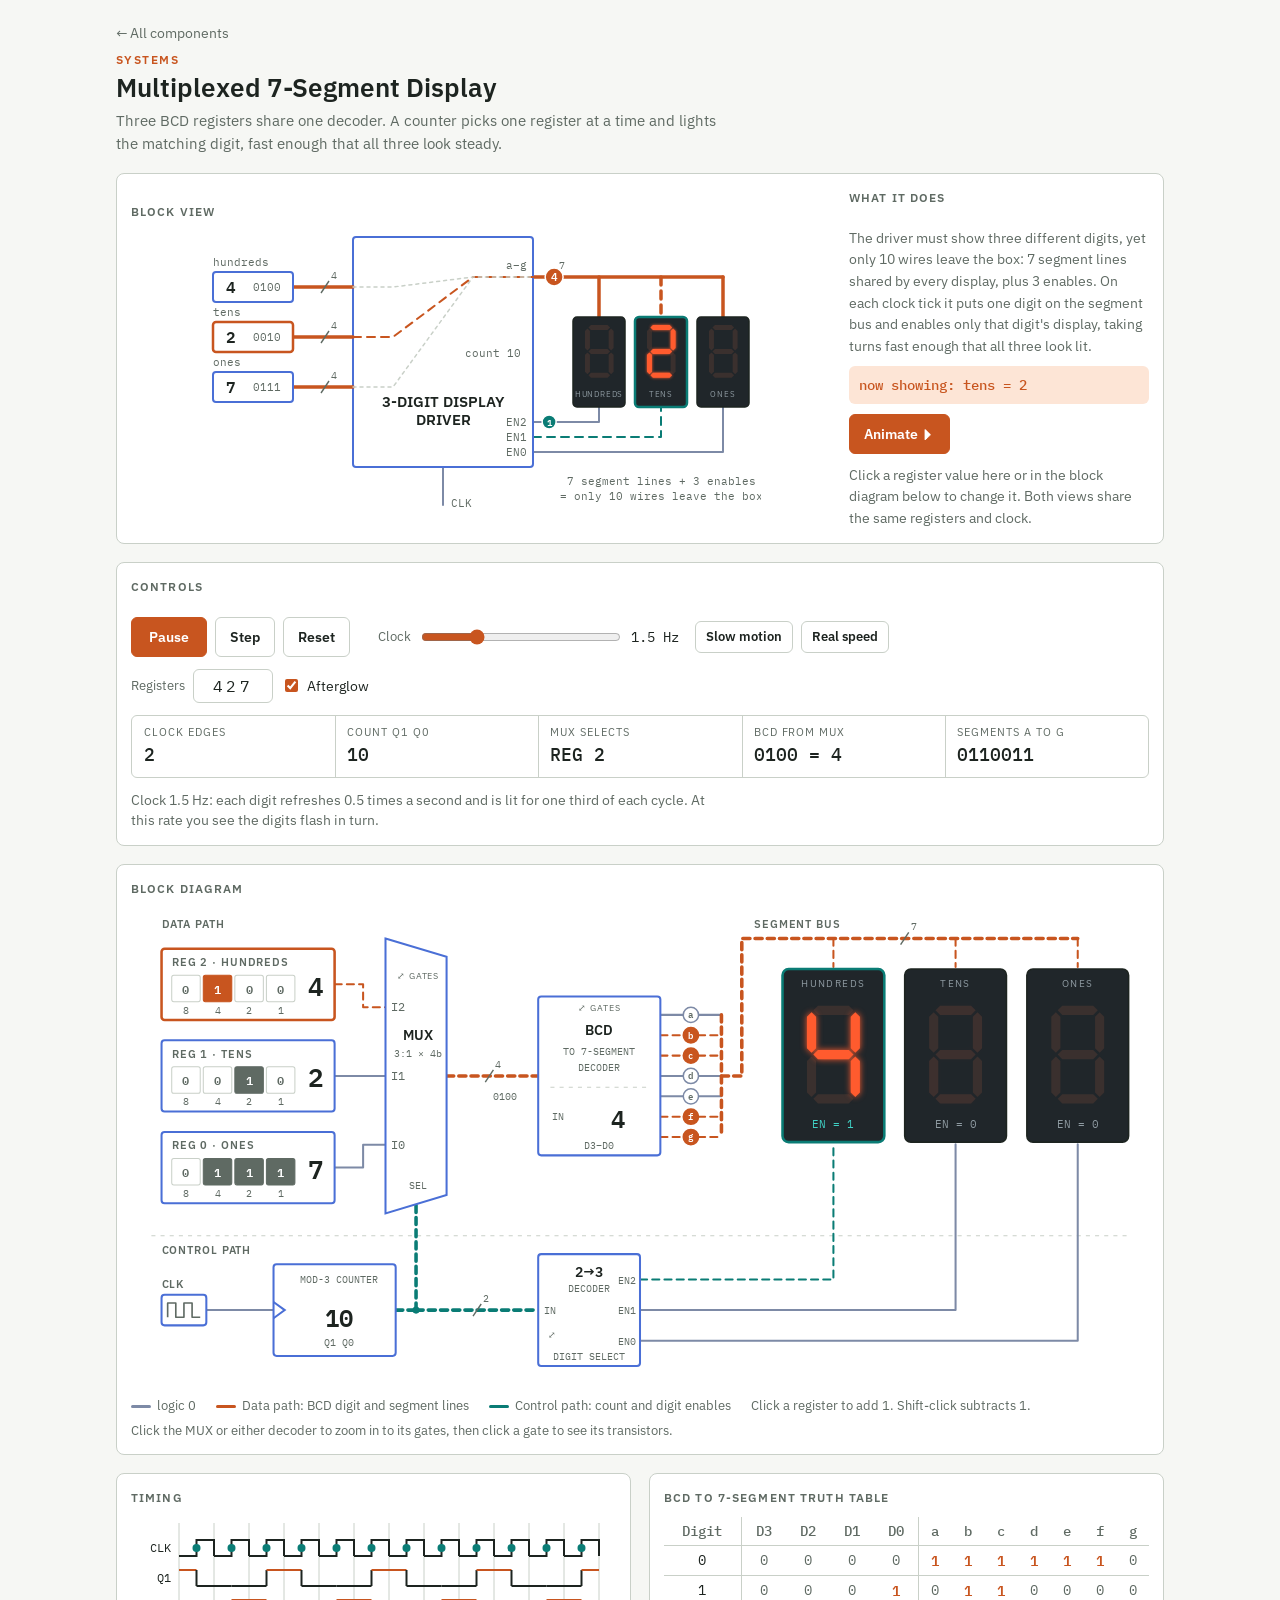
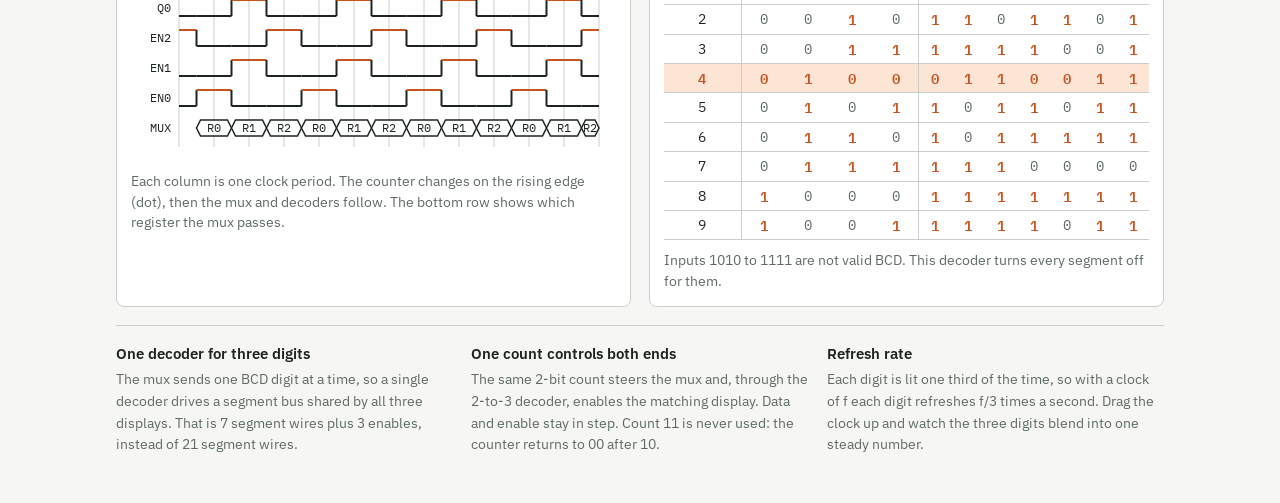
<file: components/seven-seg.html>
<!doctype html>
<html lang="en">
<head>
<meta charset="utf-8">
<meta name="viewport" content="width=device-width, initial-scale=1, viewport-fit=cover">
<title>Multiplexed 7-Segment Display</title>
<link rel="stylesheet" href="../assets/style.css">
<script src="../assets/circuit.js"></script>
<style>
/* Page-specific: the physical 7-segment displays (bezel and LED segments) and the zoom overlay.
   Everything else uses the shared tokens from style.css. */
:root {
  --bezel: #20262a; --bezel-ink: #8e9aa1; --bezel-on: #3fd0c4;
  --seg-off: #3a302e; --seg-on: #ff5b2e;
}
@media (prefers-color-scheme: dark) {
  :root:not([data-theme="light"]) {
    --bezel: #0a0d0f; --bezel-ink: #6d7c84; --bezel-on: #38c9bd;
    --seg-off: #2b2220; --seg-on: #ff6b3b;
  }
}
:root[data-theme="dark"] {
  --bezel: #0a0d0f; --bezel-ink: #6d7c84; --bezel-on: #38c9bd;
  --seg-off: #2b2220; --seg-on: #ff6b3b;
}

/* controls */
.bar { display: flex; flex-wrap: wrap; gap: 12px 28px; align-items: center; }
.btn.sm { padding: 5px 10px; font-size: .8rem; }
#play { min-width: 76px; }
#spd { width: min(200px, 38vw); }
#hz { font-family: var(--mono); font-size: .85rem; min-width: 7ch; font-variant-numeric: tabular-nums; }
#val { width: 5em; text-align: center; letter-spacing: .2em; }
label.chk { display: inline-flex; align-items: center; gap: 6px; font-size: .86rem; color: var(--fg); cursor: pointer; }
label.chk input { accent-color: var(--hi); }

/* readout chips */
.read { display: grid; grid-template-columns: repeat(auto-fit, minmax(150px, 1fr)); background: var(--panel); border: 1px solid var(--line); border-radius: 6px; overflow: hidden; }
.chip { box-shadow: 1px 0 0 var(--line), 0 1px 0 var(--line); padding: 8px 12px; display: grid; gap: 2px; }
.chip .k { font-size: .68rem; letter-spacing: .09em; text-transform: uppercase; color: var(--muted); }
.chip .v { font-family: var(--mono); font-weight: 500; font-size: 1.1rem; font-variant-numeric: tabular-nums; white-space: nowrap; }
#note { margin: 0; min-height: 3em; }

/* block diagram */
#sch { min-width: 860px; width: 100%; }
#sch .sepl, .sch .zsep { stroke: var(--line); stroke-width: 1; stroke-dasharray: 4 5; }
.sch .reg { cursor: pointer; }
.sch .reg:focus { outline: none; }
.sch .reg:focus-visible .box { stroke: var(--box); stroke-width: 3.5; }
.sch .reg.sel .box { stroke: var(--hi); stroke-width: 2.5; }
#sch .cell rect { fill: var(--gate); stroke: var(--line); transition: fill .2s, stroke .2s; }
#sch .cell text { font-weight: 600; fill: var(--muted); }
#sch .cell.on rect { fill: var(--muted); stroke: var(--muted); }
#sch .cell.on text { fill: var(--panel); }
#sch .reg.sel .cell.on rect { fill: var(--hi); stroke: var(--hi); }
#sch .spin { fill: var(--gate); stroke: var(--wire); stroke-width: 1.5; transition: fill .2s, stroke .2s; }
#sch .spin.on { fill: var(--hi); stroke: var(--hi); }
#sch .pl { font-size: 9px; font-weight: 600; fill: var(--muted); }
#sch .pl.on { fill: var(--panel); }
#sch .cg { fill: none; stroke: var(--muted); stroke-width: 1.6; stroke-linejoin: round; }
#sch .clkg.hi .box { stroke: var(--ctrl); stroke-width: 2.5; }
#sch .clkg.hi .cg { stroke: var(--ctrl); }
#sch .dig { font-size: 26px; font-weight: 600; }
.sch .bezel { fill: var(--bezel); stroke: var(--fg); stroke-width: 1.5; }
.sch .disp.act .bezel { stroke: var(--ctrl); stroke-width: 2.5; }
.sch .dl { font-family: var(--sans); font-size: 10px; letter-spacing: .14em; fill: var(--bezel-ink); }
.sch .den { font-size: 11px; fill: var(--bezel-ink); }
.sch .disp.act .den { fill: var(--bezel-on); }
.sch .sbase { fill: var(--seg-off); }
.sch .slit { fill: var(--seg-on); }
.sch .litg { filter: drop-shadow(0 0 3px var(--seg-on)); }
#blk .dl { font-size: 8px; letter-spacing: .1em; }
#blk .reg .lbl.val { font-size: 16px; }

/* live wires: a lit wire shows its signal flowing */
#sch .wire.hi { stroke-dasharray: 7 5; animation: flow .7s linear infinite; }
@keyframes flow { to { stroke-dashoffset: -12; } }
.paused #sch .wire.hi { animation-play-state: paused; }
.fast #sch .wire.hi { animation: none; stroke-dasharray: none; }
@media (prefers-reduced-motion: reduce) { #sch .wire.hi { animation: none; stroke-dasharray: none; } }

/* zoomable blocks */
#sch .zm { cursor: zoom-in; }
#sch .zm:focus { outline: none; }
#sch .zm:hover .box, #sch .zm:focus-visible .box { stroke-width: 3.5; }
.sch .hint { font-family: var(--sans); font-size: 9px; letter-spacing: .1em; fill: var(--muted); }
#sch .zm:hover .hint, #sch .zm:focus-visible .hint { fill: var(--box); }


/* zoom overlay: gate-level view of one block, then transistor level of one gate */
.zoom {
  position: fixed; inset: 0; z-index: 50; display: flex; align-items: center; justify-content: center;
  background: color-mix(in srgb, var(--bg) 78%, transparent); backdrop-filter: blur(2px);
  padding: max(12px, env(safe-area-inset-top, 0px)) max(12px, env(safe-area-inset-right, 0px)) max(12px, env(safe-area-inset-bottom, 0px)) max(12px, env(safe-area-inset-left, 0px));
}
.zbox {
  background: var(--panel); color: var(--fg); border: 1px solid var(--line); border-radius: 8px;
  width: min(100%, 880px); max-height: 100%; display: flex; flex-direction: column;
  box-shadow: 0 20px 60px color-mix(in srgb, var(--fg) 22%, transparent);
}
.zhead { display: flex; gap: 16px; align-items: flex-start; justify-content: space-between; padding: 14px 16px 10px; border-bottom: 1px solid var(--line); }
.zhead h2 { margin: 0; font-size: 1.05rem; font-weight: 600; line-height: 1.25; }
.zhead p { margin: 4px 0 0; font-size: .86rem; color: var(--muted); max-width: 68ch; }
.zhead .row { flex: none; }
.zbody { overflow: auto; padding: 12px 16px; }
#zsvg { width: 100%; margin: 0 auto; }
.sch .zb { font-weight: 600; }
.sch .zv { font-size: 11px; font-weight: 600; }
.sch .zrow { fill: var(--hi); opacity: 0; transition: opacity .2s; }
.sch .zrow.hi { opacity: .1; }
.sch .zgate { cursor: zoom-in; }
.sch .zgate:focus { outline: none; }
.sch .zgate:hover .gate, .sch .zgate:focus-visible .gate { stroke-width: 3.2; }
.sch .zgate:hover .bubble, .sch .zgate:focus-visible .bubble { stroke-width: 3; }
.sch .zch { fill: none; stroke: var(--wire); stroke-width: 4.5; stroke-linecap: round; transition: stroke .2s; }
.sch .zch.hi { stroke: var(--hi); }
.sch .zch.ctrl.hi { stroke: var(--ctrl); }
.sch .zplate { fill: none; stroke: var(--fg); stroke-width: 2.5; stroke-linecap: round; }
.sch .zrail { fill: none; stroke: var(--fg); stroke-width: 2; }
.zfoot { padding: 8px 16px 12px; font-size: .8rem; color: var(--muted); border-top: 1px solid var(--line); }
.zfoot b { font-family: var(--mono); font-weight: 600; color: var(--fg); }
</style>
</head>
<body>
<main class="page">
  <header class="page-head">
    <a class="backlink" href="../index.html#seven-seg">← All components</a>
    <p class="kicker">Systems</p>
    <h1>Multiplexed 7-Segment Display</h1>
    <p>Three BCD registers share one decoder. A counter picks one register at a time and lights the matching digit, fast enough that all three look steady.</p>
  </header>

  <section class="panel blockview">
    <div>
      <h2>Block view</h2>
      <svg id="blk" class="sch" viewBox="48 24 560 284" width="560" height="284" role="img"
           aria-label="The whole system as one box, the 3-digit display driver. Three BCD register values enter on the left and a clock enters underneath. Only ten wires leave on the right: a 7-line segment bus shared by the three displays, and three enable lines, one per display."></svg>
    </div>
    <div class="say">
      <h2>What it does</h2>
      <p>The driver must show three different digits, yet only 10 wires leave the box: 7 segment lines shared by every display, plus 3 enables. On each clock tick it puts one digit on the segment bus and enables only that digit's display, taking turns fast enough that all three look lit.</p>
      <div class="fn" id="bfn"></div>
      <div class="row"><button class="btn primary" id="bplay" type="button">Animate ⏵</button></div>
      <p>Click a register value here or in the block diagram below to change it. Both views share the same registers and clock.</p>
    </div>
  </section>

  <section class="panel ctl" aria-label="Controls">
    <h2>Controls</h2>
    <div class="bar">
      <div class="row">
        <button class="btn primary" id="play" type="button">Pause</button>
        <button class="btn" id="step" type="button">Step</button>
        <button class="btn" id="reset" type="button">Reset</button>
      </div>
      <div class="row">
        <label for="spd">Clock</label>
        <input id="spd" type="range" min="0" max="100" step="1" value="26">
        <output id="hz" for="spd">1.5 Hz</output>
        <button class="btn sm" id="slow" type="button">Slow motion</button>
        <button class="btn sm" id="real" type="button">Real speed</button>
      </div>
      <div class="row">
        <label for="val">Registers</label>
        <input id="val" type="text" inputmode="numeric" maxlength="3" value="427" autocomplete="off" spellcheck="false">
        <label class="chk" for="glow"><input id="glow" type="checkbox" checked> Afterglow</label>
      </div>
    </div>
    <div class="read" aria-label="Current signal values">
      <div class="chip"><span class="k">Clock edges</span><span class="v" id="r_n">0</span></div>
      <div class="chip"><span class="k">Count Q1 Q0</span><span class="v" id="r_cnt">00</span></div>
      <div class="chip"><span class="k">Mux selects</span><span class="v" id="r_sel">REG 0</span></div>
      <div class="chip"><span class="k">BCD from mux</span><span class="v" id="r_bcd">0111 = 7</span></div>
      <div class="chip"><span class="k">Segments a to g</span><span class="v" id="r_seg">1110000</span></div>
    </div>
    <p class="note" id="note"></p>
  </section>

  <section class="panel">
    <h2>Block diagram</h2>
    <div class="scroll">
      <svg id="sch" class="sch" viewBox="0 0 1000 470" width="1000" height="470" role="img"
           aria-label="Block diagram. Three 4-bit registers feed a 3-to-1 multiplexer. The multiplexer output goes to one BCD to 7-segment decoder. Its seven outputs form a shared bus to three displays. A mod-3 counter drives the multiplexer select and a 2-to-3 decoder that enables one display at a time."></svg>
    </div>
    <div class="legend" style="margin-top:10px">
      <span><i class="lo"></i>logic 0</span>
      <span><i class="hi"></i>Data path: BCD digit and segment lines</span>
      <span><i class="ctrl"></i>Control path: count and digit enables</span>
      <span>Click a register to add 1. Shift-click subtracts 1.</span>
      <span>Click the MUX or either decoder to zoom in to its gates, then click a gate to see its transistors.</span>
    </div>
  </section>

  <div class="split">
    <section class="panel">
      <h2>Timing</h2>
      <div class="scroll"><svg id="tim" role="img" aria-label="Timing diagram of the clock, counter bits, digit enables and selected register over the last twelve clock edges."></svg></div>
      <p class="note">Each column is one clock period. The counter changes on the rising edge (dot), then the mux and decoders follow. The bottom row shows which register the mux passes.</p>
    </section>
    <section class="panel">
      <h2>BCD to 7-segment truth table</h2>
      <div class="scroll"><table class="tt" id="tt" aria-label="BCD to seven segment truth table"></table></div>
      <p class="note">Inputs 1010 to 1111 are not valid BCD. This decoder turns every segment off for them.</p>
    </section>
  </div>

  <section class="notes">
    <div><h3>One decoder for three digits</h3><p>The mux sends one BCD digit at a time, so a single decoder drives a segment bus shared by all three displays. That is 7 segment wires plus 3 enables, instead of 21 segment wires.</p></div>
    <div><h3>One count controls both ends</h3><p>The same 2-bit count steers the mux and, through the 2-to-3 decoder, enables the matching display. Data and enable stay in step. Count 11 is never used: the counter returns to 00 after 10.</p></div>
    <div><h3>Refresh rate</h3><p>Each digit is lit one third of the time, so with a clock of f each digit refreshes f/3 times a second. Drag the clock up and watch the three digits blend into one steady number.</p></div>
  </section>
</main>

<div class="zoom" id="zoom" hidden>
  <div class="zbox" role="dialog" aria-modal="true" aria-labelledby="ztitle">
    <div class="zhead">
      <div><h2 id="ztitle"></h2><p id="zsub"></p></div>
      <div class="row"><button class="btn sm" id="zback" type="button" hidden>← Gates</button><button class="btn sm" id="zclose" type="button">Close</button></div>
    </div>
    <div class="zbody"><svg id="zsvg" class="sch" role="img"></svg></div>
    <div class="zfoot" id="zfoot"></div>
  </div>
</div>

<script>
(function () {
'use strict';
function $(id) { return document.getElementById(id); }
var PAT = ['1111110','0110000','1101101','1111001','0110011','1011011','1011111','1110000','1111111','1111011'];
var NAMES = ['ones', 'tens', 'hundreds'];
var SEGL = 'abcdefg';
var TAU = 0.08;                     /* afterglow time constant, seconds */
var RM = !!(window.matchMedia && matchMedia('(prefers-reduced-motion: reduce)').matches);
var S = { count: 0, n: 0, regs: [7, 2, 4], playing: !RM, v: 26, glow: true };
var HIST0 = [0, 1, 2, 0, 1, 2, 0, 1, 2, 0, 1, 2, 0];   /* count after each of the last 12 edges (13 states) */
var hist = HIST0.slice();
var acc = 0, lastTick = 0, dirty = true, needs = true;
function freq() { return 0.25 * Math.pow(2, S.v / 10); }

/* ---------- block diagram ---------- */
var svg = $('sch');
function el(t, a, p) { return DD.el(t, a, p || svg); }
function tx(s, x, y, cls, p, anchor) { return DD.text(p || svg, x, y, s, cls, anchor || 'start'); }
function wire(d, ctrl, bus) { return DD.wire(svg, d, (ctrl ? 'ctrl' : '') + (bus ? ' bus' : '')); }

tx('DATA PATH', 30, 20, 'lbl name');
el('line', { x1: 20, x2: 980, y1: 322, y2: 322, 'class': 'sepl' });
tx('CONTROL PATH', 30, 340, 'lbl name');

/* wires first so blocks sit on top */
var MI = [232.5, 165, 97.5];        /* mux input y for register 0, 1, 2 */
var wReg = [], wEN = [], stub = [], outw = [], always = [];
for (var r = 0; r < 3; r++) {
  var ty = 40 + 90 * (2 - r) + 35;
  wReg[r] = wire('M200,' + ty + 'H228V' + MI[r] + 'H250');
}
var wMux = wire('M310,165H400', 0, 1);
DD.slash(svg, 352, 165, 4);
var tBus = tx('0000', 356, 189, 'lbl small');
for (var k = 0; k < 7; k++) { var py = 105 + 20 * k; stub[k] = wire('M520,' + py + 'H543'); outw[k] = wire('M557,' + py + 'H580'); }
always.push(wire('M580,105V225', 0, 1));
always.push(wire('M580,165H600V30H930', 0, 1));
[690, 810, 930].forEach(function (cx) { always.push(wire('M' + cx + ',30V58')); });
DD.slash(svg, 760, 30, 7);
tx('SEGMENT BUS', 612, 20, 'lbl name');

var wCnt = [wire('M260,395H280', 1, 1), wire('M280,395V291', 1, 1), wire('M280,395H400', 1, 1), DD.dot(svg, 280, 395, 'ctrl')];
DD.slash(svg, 340, 395, 2);
var wClk = wire('M74,395H140', 1);
wEN[2] = wire('M500,365H690V232', 1);
wEN[1] = wire('M500,395H810V232', 1);
wEN[0] = wire('M500,425H930V232', 1);

function bumpReg(r, dv) { S.regs[r] = (S.regs[r] + dv + 10) % 10; syncInput(); needs = true; if (r === S.count) disp[r].pat = PAT[S.regs[r]]; }
/* register click handlers, shared by both views: click adds one, shift-click subtracts */
function regKeys(g, r) {
  g.addEventListener('click', function (e) { bumpReg(r, e.shiftKey ? -1 : 1); });
  g.addEventListener('keydown', function (e) {
    if (e.key === 'Enter' || e.key === ' ' || e.key === 'ArrowUp' || e.key === 'ArrowRight') { e.preventDefault(); bumpReg(r, 1); }
    else if (e.key === 'ArrowDown' || e.key === 'ArrowLeft') { e.preventDefault(); bumpReg(r, -1); }
  });
}
/* registers: click to add one, shift-click to subtract */
var regs = [];
for (var r2 = 0; r2 < 3; r2++) (function (r) {
  var top = 40 + 90 * (2 - r);
  var g = el('g', { 'class': 'reg', tabindex: 0, role: 'button' });
  el('rect', { x: 30, y: top, width: 170, height: 70, rx: 3, 'class': 'box' }, g);
  tx('REG ' + r + ' · ' + NAMES[r].toUpperCase(), 40, top + 17, 'lbl name', g);
  var cells = [];
  for (var j = 0; j < 4; j++) {
    var cg = el('g', { 'class': 'cell' }, g), cx = 40 + 31 * j;
    el('rect', { x: cx, y: top + 26, width: 28, height: 26, rx: 2 }, cg);
    tx('0', cx + 14, top + 44, 'lbl', cg, 'middle');
    cells.push(cg);
    tx(['8', '4', '2', '1'][j], cx + 14, top + 64, 'lbl small', g, 'middle');
  }
  var dig = tx('0', 182, top + 46, 'dig', g, 'middle');
  regs[r] = { g: g, cells: cells, dig: dig };
  regKeys(g, r);
})(r2);

/* zoomable block groups: click or press Enter to open the gate-level view */
function zoomGroup(kind, label) {
  var g = el('g', { 'class': 'zm', tabindex: 0, role: 'button', 'aria-label': label + '. Press to see its gate-level circuit.' });
  g.addEventListener('click', function () { openZoom(kind); });
  g.addEventListener('keydown', function (e) { if (e.key === 'Enter' || e.key === ' ') { e.preventDefault(); openZoom(kind); } });
  return g;
}

/* mux */
var gMux = zoomGroup('mux', '3-to-1 multiplexer');
var mux = DD.muxShape(gMux, 250, 30, 60, 270, 3);
tx('I2', 255, MI[2] + 4, 'lbl muted', gMux); tx('I1', 255, MI[1] + 4, 'lbl muted', gMux); tx('I0', 255, MI[0] + 4, 'lbl muted', gMux);
tx('⤢ GATES', 282, 70, 'hint', gMux, 'middle');
tx('MUX', 282, 130, 'lbl title', gMux, 'middle');
tx('3:1 × 4b', 282, 146, 'lbl small', gMux, 'middle');
tx('SEL', 282, 276, 'lbl small', gMux, 'middle');

/* BCD to 7-segment decoder block */
var gBcd = zoomGroup('bcd', 'BCD to 7-segment decoder');
el('rect', { x: 400, y: 87, width: 120, height: 156, rx: 3, 'class': 'box' }, gBcd);
tx('BCD', 460, 125, 'lbl title', gBcd, 'middle');
tx('TO 7-SEGMENT', 460, 144, 'lbl small', gBcd, 'middle');
tx('DECODER', 460, 160, 'lbl small', gBcd, 'middle');
el('line', { x1: 412, x2: 508, y1: 176, y2: 176, 'class': 'sepl' }, gBcd);
tx('IN', 414, 208, 'lbl small', gBcd);
var tDec = tx('7', 478, 216, 'big', gBcd, 'middle');
tx('D3–D0', 460, 237, 'lbl small', gBcd, 'middle');
tx('⤢ GATES', 460, 101, 'hint', gBcd, 'middle');
var pinC = [], pinT = [];
for (var k2 = 0; k2 < 7; k2++) {
  var py2 = 105 + 20 * k2;
  pinC[k2] = el('circle', { cx: 550, cy: py2, r: 7.5, 'class': 'spin' });
  pinT[k2] = tx(SEGL[k2], 550, py2 + 3.2, 'pl', svg, 'middle');
}

/* clock */
var clk = el('g', { 'class': 'clkg' });
el('rect', { x: 30, y: 380, width: 44, height: 30, rx: 3, 'class': 'box' }, clk);
el('path', { d: 'M36,402V388H44V402H52V388H60V402H68', 'class': 'cg' }, clk);
tx('CLK', 30, 373, 'lbl name');

/* counter */
DD.block(svg, 140, 350, 120, 90, { clk: 45 });
tx('MOD-3 COUNTER', 204, 368, 'lbl small', svg, 'middle');
var tCnt = tx('00', 204, 412, 'big', svg, 'middle');
tx('Q1 Q0', 204, 430, 'lbl small', svg, 'middle');

/* 2-to-3 decoder */
var gDec = zoomGroup('dec', '2-to-3 digit-select decoder');
el('rect', { x: 400, y: 340, width: 100, height: 110, rx: 3, 'class': 'box' }, gDec);
tx('2→3', 450, 362, 'lbl title', gDec, 'middle');
tx('DECODER', 450, 377, 'lbl small', gDec, 'middle');
tx('EN2', 496, 369, 'lbl small', gDec, 'end');
tx('EN1', 496, 399, 'lbl small', gDec, 'end');
tx('EN0', 496, 429, 'lbl small', gDec, 'end');
tx('DIGIT SELECT', 450, 444, 'lbl small', gDec, 'middle');
tx('IN', 406, 399, 'lbl small', gDec);
tx('⤢', 410, 422, 'hint', gDec);

/* displays */
var disp = [];
var GW = 52, GH = 96, GT = 9;
function segPts(k) {
  var ht = GT / 2, g = 1.8, w = GW, h = GH;
  function H(cy) { var x1 = ht + g, x2 = w - ht - g; return [[x1, cy], [x1 + ht, cy - ht], [x2 - ht, cy - ht], [x2, cy], [x2 - ht, cy + ht], [x1 + ht, cy + ht]]; }
  function V(cx, y1, y2) { return [[cx, y1], [cx + ht, y1 + ht], [cx + ht, y2 - ht], [cx, y2], [cx - ht, y2 - ht], [cx - ht, y1 + ht]]; }
  var pts;
  switch (k) {
    case 'a': pts = H(ht); break;
    case 'g': pts = H(h / 2); break;
    case 'd': pts = H(h - ht); break;
    case 'f': pts = V(ht, ht + g, h / 2 - g); break;
    case 'b': pts = V(w - ht, ht + g, h / 2 - g); break;
    case 'e': pts = V(ht, h / 2 + g, h - ht - g); break;
    default: pts = V(w - ht, h / 2 + g, h - ht - g);
  }
  return pts.map(function (p) { return p[0].toFixed(1) + ',' + p[1].toFixed(1); }).join(' ');
}
for (var i = 0; i < 3; i++) (function (i) {
  var x0 = 640 + 120 * (2 - i);
  var g = el('g', { 'class': 'disp' });
  el('rect', { x: x0, y: 60, width: 100, height: 170, rx: 6, 'class': 'bezel' }, g);
  tx(NAMES[i].toUpperCase(), x0 + 50, 78, 'dl', g, 'middle');
  var gl = el('g', { transform: 'translate(' + (x0 + 24) + ',96)' }, g);
  for (var s = 0; s < 7; s++) el('polygon', { points: segPts(SEGL[s]), 'class': 'sbase' }, gl);
  var lit = el('g', { 'class': 'litg', opacity: 0 }, gl);
  var segs = [];
  for (var s2 = 0; s2 < 7; s2++) segs.push(el('polygon', { points: segPts(SEGL[s2]), 'class': 'slit', visibility: 'hidden' }, lit));
  var en = tx('EN = 0', x0 + 50, 216, 'den', g, 'middle');
  disp[i] = { g: g, lit: lit, segs: segs, en: en, pat: PAT[S.regs[i]], applied: '', b: i === 0 ? 1 : (i === 1 ? 0.5 : 0.25) };
})(i);

function applyPat(d) {
  d.segs.forEach(function (p, k) { p.setAttribute('visibility', d.pat.charAt(k) === '1' ? 'visible' : 'hidden'); });
  d.applied = d.pat;
}

/* ---------- block view: the whole system as one box ---------- */
var blk = $('blk');
function bt(s, x, y, cls, anchor, p) { return DD.text(p || blk, x, y, s, cls, anchor || 'start'); }
var BY = [180, 130, 80];            /* input y for register 0, 1, 2 */
var DX = [570, 508, 446];           /* display centre x for ones, tens, hundreds */
var ENY = [245, 230, 215];          /* enable line y leaving the box */
var bIn = [], bInside = [], bReg = [], bDig = [], bBin = [], bDrop = [], bEN = [], bSegPath = [], bENPath = [], bDisp = [], bPat = [];
var CLKPATH = 'M290,298V260';
var bClk = DD.wire(blk, CLKPATH, 'ctrl');
bt('CLK', 298, 300, 'port');
var bTrunk = DD.wire(blk, 'M380,70H' + DX[0], 'bus');
DD.slash(blk, 400, 70, 7);
for (var bi = 0; bi < 3; bi++) {
  bSegPath[bi] = 'M380,70H' + DX[bi] + 'V110';
  bDrop[bi] = DD.wire(blk, 'M' + DX[bi] + ',70V110', 'bus');
  bENPath[bi] = 'M380,' + ENY[bi] + 'H' + DX[bi] + 'V200';
  bEN[bi] = DD.wire(blk, bENPath[bi], 'ctrl');
}
DD.block(blk, 200, 30, 180, 230);
bt('3-DIGIT DISPLAY', 290, 200, 'sym-name', 'middle');
bt('DRIVER', 290, 218, 'sym-name', 'middle');
var bCnt = bt('count 00', 340, 150, 'port', 'middle');
bt('a–g', 374, 62, 'port', 'end');
['EN0', 'EN1', 'EN2'].forEach(function (n, i) { bt(n, 374, ENY[i] + 4, 'port', 'end'); });
bt('7 segment lines + 3 enables', 508, 278, 'port', 'middle');
bt('= only 10 wires leave the box', 508, 293, 'port', 'middle');
for (var br = 0; br < 3; br++) (function (r) {
  var y = BY[r];
  bIn[r] = DD.wire(blk, 'M140,' + y + 'H200', 'bus');
  DD.slash(blk, 172, y, 4);
  bInside[r] = DD.wire(blk, 'M200,' + y + 'H240L320,70H380', 'inside');
  bt(NAMES[r], 60, y - 21, 'port');
  var g = DD.el('g', { 'class': 'reg', tabindex: 0, role: 'button' }, blk);
  DD.el('rect', { x: 60, y: y - 15, width: 80, height: 30, rx: 3, 'class': 'box' }, g);
  bDig[r] = bt('0', 78, y + 6, 'lbl val', 'middle', g);
  bBin[r] = bt('0000', 114, y + 4, 'port', 'middle', g);
  bReg[r] = g;
  regKeys(g, r);
})(br);
for (var bd = 0; bd < 3; bd++) (function (i) {
  var x0 = DX[i] - 26, g = DD.el('g', { 'class': 'disp' }, blk);
  DD.el('rect', { x: x0, y: 110, width: 52, height: 90, rx: 4, 'class': 'bezel' }, g);
  var gl = DD.el('g', { transform: 'translate(' + (x0 + 12) + ',118) scale(.55)' }, g);
  for (var s = 0; s < 7; s++) DD.el('polygon', { points: segPts(SEGL[s]), 'class': 'sbase' }, gl);
  var lit = DD.el('g', { 'class': 'litg', opacity: 0 }, gl), segs = [];
  for (var s2 = 0; s2 < 7; s2++) segs.push(DD.el('polygon', { points: segPts(SEGL[s2]), 'class': 'slit', visibility: 'hidden' }, lit));
  bt(NAMES[i].toUpperCase(), DX[i], 190, 'dl', 'middle', g);
  bPat[i] = PAT[S.regs[i]];
  bDisp[i] = { g: g, lit: lit, segs: segs, pat: bPat[i], applied: '' };
})(bd);

/* The block view follows the clock, one step behind the detailed diagram while a bead is
   in flight: the display it lights (bShown) only changes when the beads arrive. */
var bShown = -1, bGen = 0, bFlying = false;
function showBlock(c) {
  bShown = c; bFlying = false; bPat[c] = PAT[S.regs[c]];
  for (var r = 0; r < 3; r++) {
    bInside[r].setAttribute('class', r === c ? 'wire' + (S.regs[r] ? ' hi' : '') + ' flow' : 'wire inside');
    bReg[r].classList.toggle('sel', r === c);
  }
  for (var i = 0; i < 3; i++) {
    DD.setHi(bEN[i], i === c); DD.flow(bEN[i], i === c); DD.flow(bDrop[i], i === c);
    bDisp[i].g.classList.toggle('act', i === c);
  }
  $('bfn').textContent = 'now showing: ' + NAMES[c] + ' = ' + S.regs[c];
}
function clearBeads() { var t = blk.querySelectorAll('.token'); for (var i = 0; i < t.length; i++) t[i].parentNode.removeChild(t[i]); }
/* one clock tick: a clock bead enters, then the digit rides the segment bus while a teal
   enable bead goes to the same display. Skipped at high clock rates (flow dashes only). */
function animateTick(period) {
  var c = S.count, my = ++bGen;
  clearBeads();
  if (freq() > 4 || DD.reduceMotion) { showBlock(c); return; }
  bFlying = true;
  var D = Math.min(700, period * 800);
  DD.token(blk, CLKPATH, { value: 1, ctrl: 1, dur: D * 0.3, r: 7 }).then(function () {
    if (my !== bGen) return;
    return Promise.all([DD.token(blk, bSegPath[c], { value: String(S.regs[c]), dur: D * 0.7, r: 9 }),
                        DD.token(blk, bENPath[c], { value: 1, ctrl: 1, dur: D * 0.7, r: 7 })]);
  }).then(function () { if (my === bGen) showBlock(S.count); });
}
function resetBlock() { ++bGen; clearBeads(); bFlying = false; bShown = -1; }
function renderBlock() {
  for (var r = 0; r < 3; r++) {
    var v = S.regs[r];
    DD.setHi(bIn[r], v > 0); bDig[r].textContent = v; bBin[r].textContent = DD.bin(v, 4);
    bReg[r].setAttribute('aria-label', 'Register ' + r + ', ' + NAMES[r] + ' digit, value ' + v + '. Press to add one.');
  }
  DD.setHi(bTrunk, 1); DD.setHi(bDrop, 1);
  bCnt.textContent = 'count ' + DD.bin(S.count, 2);
  if (!bFlying) showBlock(S.count);
}
function renderBlockLevels(lv, pulse) {
  for (var i = 0; i < 3; i++) {
    var d = bDisp[i], b = lv[i];
    if (i === bShown) b = 1;
    else if (bFlying && i === S.count) b = S.glow ? disp[i].bIn * Math.exp(-acc / TAU) : 0;
    d.pat = bPat[i];
    if (d.pat !== d.applied) applyPat(d);
    d.lit.setAttribute('opacity', b.toFixed(3));
  }
  DD.setHi(bClk, pulse);
}
$('bplay').addEventListener('click', function () { S.v = 20; $('spd').value = 20; renderSpeed(); setPlaying(true); });

/* ---------- truth table ---------- */
var tt = $('tt');
(function () {
  var h = '<thead><tr><th>Digit</th><th class="sep">D3</th><th>D2</th><th>D1</th><th>D0</th>';
  for (var k = 0; k < 7; k++) h += '<th' + (k === 0 ? ' class="sep"' : '') + '>' + SEGL[k] + '</th>';
  h += '</tr></thead><tbody>';
  for (var d = 0; d < 10; d++) {
    var b = d.toString(2).padStart(4, '0');
    h += '<tr data-k="' + d + '"><td>' + d + '</td>';
    for (var j = 0; j < 4; j++) h += '<td class="' + (b[j] === '1' ? 'one' : 'zero') + (j === 0 ? ' sep' : '') + '">' + b[j] + '</td>';
    for (var k2 = 0; k2 < 7; k2++) h += '<td class="' + (PAT[d][k2] === '1' ? 'one' : 'zero') + (k2 === 0 ? ' sep' : '') + '">' + PAT[d][k2] + '</td>';
    h += '</tr>';
  }
  tt.innerHTML = h + '</tbody>';
})();

/* ---------- timing diagram ---------- */
var timing = new DD.Timing($('tim'));
function drawTiming() {
  var N = hist.length - 1;
  function sig(f) { return DD.Timing.registered(hist.map(f), N); }
  timing.render({
    cycles: N, edges: N, x0: 48, cw: 35, rowH: 30, minWidth: 1,
    rows: [
      { label: 'CLK', kind: 'clk' },
      { label: 'Q1', kind: 'bit', values: sig(function (c) { return (c >> 1) & 1; }) },
      { label: 'Q0', kind: 'bit', values: sig(function (c) { return c & 1; }) },
      { label: 'EN2', kind: 'bit', values: sig(function (c) { return +(c === 2); }) },
      { label: 'EN1', kind: 'bit', values: sig(function (c) { return +(c === 1); }) },
      { label: 'EN0', kind: 'bit', values: sig(function (c) { return +(c === 0); }) },
      { label: 'MUX', kind: 'bus', values: [null].concat(sig(function (c) { return 'R' + c; }).slice(1)) }
    ]
  });
}

/* ---------- gate-level zoom views ---------- */
var zsvg = $('zsvg'), zoomEl = $('zoom'), zoomKind = null, zoomLast = null, zoomGate = null;
var zsig = {};             /* signal name -> [elements] toggled with class "hi" */
var zval = [];             /* text elements showing a signal's 0/1 */
var L = null;              /* drawing layers: bg, wires, gates, top */
var ZC = false;            /* transistor view of a control-path gate: draw its wires as control */
function tag(e, sig) { (zsig[sig] = zsig[sig] || []).push(e); return e; }
function zt(s, x, y, cls, anchor) { return DD.text(L.t, x, y, s, cls || 'lbl', anchor || 'start'); }
function zw(d, sig, ctrl) { return tag(DD.wire(L.w, d, (ctrl || ZC) ? 'ctrl' : ''), sig); }
function zdot(x, y, sig, ctrl) { var c = DD.dot(L.t, x, y, (ctrl || ZC) ? 'ctrl' : ''); c.setAttribute('r', 3); return tag(c, sig); }
function zval1(sig, x, y, anchor, pre) { zval.push({ sig: sig, el: zt('0', x, y, 'lbl zv', anchor), pre: pre || '' }); }
function zline(x1, y1, x2, y2) { DD.el('line', { x1: x1, y1: y1, x2: x2, y2: y2, 'class': 'zsep' }, L.bg); }
function setVB(w, h) {
  zsvg.setAttribute('viewBox', '0 0 ' + w + ' ' + h);
  zsvg.style.minWidth = Math.round(w * 0.75) + 'px';     /* scroll on phones instead of shrinking the text */
  zsvg.style.maxWidth = Math.round(w * 1.35) + 'px';     /* do not blow small circuits up */
}
/* a gate drawn with DD.gate inside a clickable group. rot = [x, y]: draw it pointing down with its input at (x - h/2, y). */
function zgate(type, x, y, w, h, n, sig, ctrl, rot) {
  var g = DD.el('g', { 'class': 'zgate' }, L.g), p = g;
  if (rot) p = DD.el('g', { transform: 'translate(' + rot[0] + ',' + rot[1] + ') rotate(90)' }, g);
  var G = DD.gate(p, type, rot ? 0 : x, rot ? 0 : y, { n: n, w: w, h: h, cls: ctrl ? 'ctrl' : '' });
  tag(G.body, sig); if (G.bubble) tag(G.bubble, sig);
  G.z = g; G.ctrl = !!ctrl;
  return G;
}
/* make a gate clickable: zooms to its transistor-level circuit */
function gc(G, type, ins, out) {
  var d = { type: type, ins: ins, out: out, ctrl: G.ctrl }, g = G.z;
  g.setAttribute('tabindex', 0); g.setAttribute('role', 'button');
  g.setAttribute('aria-label', (type === 'not' ? 'NOT' : type.toUpperCase() + ' gate, ' + ins.length + ' inputs') + ', output ' + sname(out) + '. Press to see its transistors.');
  g.addEventListener('click', function (e) { e.stopPropagation(); openXistor(d); });
  g.addEventListener('keydown', function (e) { if (e.key === 'Enter' || e.key === ' ') { e.preventDefault(); openXistor(d); } });
  return G;
}
function sname(sig) {
  var m;
  if (sig === 'nQ1') return 'Q̄1'; if (sig === 'nQ0') return 'Q̄0';
  if ((m = /^nD(\d)$/.exec(sig))) return 'D̄' + m[1];
  if ((m = /^I(\d)(\d)$/.exec(sig))) return 'I' + m[1] + '[' + m[2] + ']';
  if ((m = /^A(\d)(\d)$/.exec(sig))) return 'I' + m[1] + '[' + m[2] + ']·S' + m[1];
  if ((m = /^M(\d)$/.exec(sig))) return 'm' + m[1];
  if ((m = /^G(\d)$/.exec(sig))) return 'seg ' + SEGL[+m[1]];
  if ((m = /^Y(\d)$/.exec(sig))) return 'Y[' + m[1] + ']';
  return sig;
}

function signals() {
  var c = S.count, Q1 = (c >> 1) & 1, Q0 = c & 1, s = { Q1: Q1, Q0: Q0, nQ1: 1 - Q1, nQ0: 1 - Q0, S0: +(c === 0), S1: +(c === 1), S2: +(c === 2) }, r, b, m, k;
  for (b = 0; b < 4; b++) { var y = 0; for (r = 0; r < 3; r++) { s['I' + r + b] = (S.regs[r] >> b) & 1; s['A' + r + b] = s['I' + r + b] & s['S' + r]; y |= s['A' + r + b]; } s['Y' + b] = y; }
  var d = S.regs[c];
  for (b = 0; b < 4; b++) { s['D' + b] = (d >> b) & 1; s['nD' + b] = 1 - s['D' + b]; }
  for (m = 0; m < 10; m++) s['M' + m] = +(m === d);
  for (k = 0; k < 7; k++) s['G' + k] = +(PAT[d].charAt(k) === '1');
  s.EN0 = s.S0; s.EN1 = s.S1; s.EN2 = s.S2;
  return s;
}

var ZOOM = {
  mux: {
    title: 'MUX — 3:1 × 4 bits, gate level',
    sub: 'Each output bit Y[b] is an AND–OR network: Y[b] = I2[b]·S2 + I1[b]·S1 + I0[b]·S0. The three one-hot select lines S2 S1 S0 are decoded from the count Q1 Q0 by the small circuit at the bottom. 12 AND + 4 OR gates, plus 2 NOT + 3 AND for the select decode.',
    aria: 'Gate-level multiplexer: four identical bit slices of three AND gates feeding one OR gate, with select lines decoded from Q1 and Q0.',
    build: function () {
      setVB(620, 600);
      var SX = [290, 270, 250], b, r, i;        /* vertical select buses: S0, S1, S2 */
      zt('SELECT DECODE', 320, 480, 'lbl name');
      zt('BIT SLICES', 30, 22, 'lbl name');
      /* select decode at bottom: Q1, Q0 come in from the left */
      zt('Q1', 30, 497, 'lbl zb'); zt('Q0', 30, 565, 'lbl zb');
      zw('M52,492H120', 'Q1', 1); zw('M52,560H120', 'Q0', 1);
      zdot(80, 492, 'Q1', 1); zdot(100, 560, 'Q0', 1);
      gc(zgate('not', 120, 483, 30, 18, 1, 'nQ1', 1), 'not', ['Q1'], 'nQ1'); zw('M150,492H176', 'nQ1', 1);
      gc(zgate('not', 120, 551, 30, 18, 1, 'nQ0', 1), 'not', ['Q0'], 'nQ0'); 
      /* AND gates: S2 = Q1·Q̄0, S1 = Q̄1·Q0, S0 = Q̄1·Q̄0 */
      var a2 = gc(zgate('and', 190, 480, 36, 20, 2, 'S2', 1), 'and', ['Q1', 'nQ0'], 'S2');
      var a1 = gc(zgate('and', 190, 524, 36, 20, 2, 'S1', 1), 'and', ['nQ1', 'Q0'], 'S1');
      var a0 = gc(zgate('and', 190, 568, 36, 20, 2, 'S0', 1), 'and', ['nQ1', 'nQ0'], 'S0');
      zw('M80,492V472H180V' + a2.ins[0][1] + 'H190', 'Q1', 1);       /* over the inverter, not through it */
      zw('M150,560H184V' + a2.ins[1][1] + 'H190', 'nQ0', 1); zw('M184,560V' + a0.ins[1][1] + 'H190', 'nQ0', 1); zdot(184, 560, 'nQ0', 1);
      zw('M176,492V' + a1.ins[0][1] + 'H190', 'nQ1', 1); zw('M176,' + a1.ins[0][1] + 'V' + a0.ins[0][1] + 'H190', 'nQ1', 1); zdot(176, a1.ins[0][1], 'nQ1', 1);
      zw('M100,560V' + a1.ins[1][1] + 'H190', 'Q0', 1);
      zt('S2', 232, 486, 'lbl small'); zt('S1', 232, 530, 'lbl small'); zt('S0', 232, 574, 'lbl small');
      zw('M226,490H250V40', 'S2', 1); zw('M226,534H270V40', 'S1', 1); zw('M226,578H290V40', 'S0', 1);
      zt('S2', 250, 34, 'lbl small', 'middle'); zt('S1', 270, 34, 'lbl small', 'middle'); zt('S0', 290, 34, 'lbl small', 'middle');
      zline(20, 455, 600, 455);
      /* bit slices, bit 3 at top */
      for (i = 0; i < 4; i++) {
        b = 3 - i; var y0 = 40 + i * 104;
        tag(DD.el('rect', { x: 20, y: y0 - 6, width: 580, height: 100, rx: 3, 'class': 'zrow' }, L.bg), 'Y' + b);
        zt('bit ' + b, 30, y0 + 54, 'lbl small');
        var or = gc(zgate('or', 440, y0, 48, 88, 3, 'Y' + b), 'or', ['A2' + b, 'A1' + b, 'A0' + b], 'Y' + b);
        for (r = 2; r >= 0; r--) {
          var gy = y0 + (2 - r) * 32, ir = 'I' + r + b, a = 'A' + r + b, sx = SX[r];
          var G = gc(zgate('and', 350, gy, 40, 24, 2, a), 'and', [ir, 'S' + r], a);
          zt('I' + r + '[' + b + ']', 324, G.ins[0][1] + 3, 'lbl small', 'end');
          zw('M328,' + G.ins[0][1] + 'H350', ir);
          zw('M' + sx + ',' + G.ins[1][1] + 'H350', 'S' + r, 1); zdot(sx, G.ins[1][1], 'S' + r, 1);
          var oi = or.ins[2 - r];
          zw('M390,' + (gy + 12) + 'H412V' + oi[1] + 'H' + oi[0], a);
        }
        zw('M488,' + (y0 + 44) + 'H530', 'Y' + b);
        zt('Y[' + b + '] =', 536, y0 + 48, 'lbl small'); zval1('Y' + b, 592, y0 + 48, 'end');
      }
      zt('MUX OUT', 540, 22, 'lbl name');
    },
    foot: function (s) { return 'Count <b>' + s.Q1 + s.Q0 + '</b> → select <b>S2 S1 S0 = ' + s.S2 + s.S1 + s.S0 + '</b> → Y = <b>' + s.Y3 + s.Y2 + s.Y1 + s.Y0 + '</b> (register ' + S.count + ')'; }
  },
  dec: {
    title: '2→3 Decoder — digit select, gate level',
    sub: 'Two inverters make Q̄1 and Q̄0; three 2-input AND gates each detect one count: EN0 = Q̄1·Q̄0, EN1 = Q̄1·Q0, EN2 = Q1·Q̄0. Count 11 would match none, so no digit lights; the mod-3 counter never produces it.',
    aria: 'Gate-level 2-to-3 decoder: two NOT gates and three AND gates producing EN0, EN1 and EN2.',
    build: function () {
      setVB(520, 260);
      var X = { Q1: 170, nQ1: 200, Q0: 230, nQ0: 260 };
      /* inputs */
      zt('Q1', 30, 34, 'lbl zb'); zw('M52,30H170', 'Q1', 1); zdot(80, 30, 'Q1', 1);
      zw('M80,30V58H100', 'Q1', 1); gc(zgate('not', 100, 49, 30, 18, 1, 'nQ1', 1), 'not', ['Q1'], 'nQ1'); zw('M130,58H200', 'nQ1', 1);
      zt('Q0', 30, 94, 'lbl zb'); zw('M52,90H230', 'Q0', 1); zdot(80, 90, 'Q0', 1);
      zw('M80,90V118H100', 'Q0', 1); gc(zgate('not', 100, 109, 30, 18, 1, 'nQ0', 1), 'not', ['Q0'], 'nQ0'); zw('M130,118H260', 'nQ0', 1);
      /* vertical buses */
      zw('M170,30V236', 'Q1', 1); zw('M200,58V236', 'nQ1', 1); zw('M230,90V236', 'Q0', 1); zw('M260,118V236', 'nQ0', 1);
      zt('Q1', 170, 252, 'lbl small', 'middle'); zt('Q̄1', 200, 252, 'lbl small', 'middle'); zt('Q0', 230, 252, 'lbl small', 'middle'); zt('Q̄0', 260, 252, 'lbl small', 'middle');
      /* AND gates */
      [['EN2', 140, 'Q1', 'nQ0'], ['EN1', 176, 'nQ1', 'Q0'], ['EN0', 212, 'nQ1', 'nQ0']].forEach(function (rw) {
        var n = rw[0], y = rw[1], a = rw[2], c = rw[3];
        var G = gc(zgate('and', 330, y, 44, 24, 2, n, 1), 'and', [a, c], n);
        zw('M' + X[a] + ',' + G.ins[0][1] + 'H330', a, 1); zdot(X[a], G.ins[0][1], a, 1);
        zw('M' + X[c] + ',' + G.ins[1][1] + 'H330', c, 1); zdot(X[c], G.ins[1][1], c, 1);
        zw('M374,' + (y + 12) + 'H410', n, 1);
        zt(n + ' =', 416, y + 16, 'lbl small'); zval1(n, 482, y + 16, 'end');
      });
      zt('DIGIT ENABLES', 416, 124, 'lbl name');
    },
    foot: function (s) { return 'Q1 Q0 = <b>' + s.Q1 + s.Q0 + '</b> → EN2 EN1 EN0 = <b>' + s.EN2 + s.EN1 + s.EN0 + '</b> → display ' + S.count + ' (' + NAMES[S.count] + ') is lit'; }
  },
  bcd: {
    title: 'BCD → 7-segment decoder, gate level',
    sub: 'Two-level AND–OR logic straight from the truth table. Four inverters give each input and its complement. Ten 4-input AND gates each detect one digit (its minterm). Seven OR gates, drawn as columns, combine the minterms where that segment is 1 — a dot is one OR input. Invalid codes 1010–1111 match no AND gate, so every segment stays off.',
    aria: 'Gate-level BCD to seven-segment decoder: four NOT gates, ten four-input AND gates detecting digits 0 to 9, and seven OR gates for segments a to g.',
    build: function () {
      setVB(700, 560);
      var IX = {}, m, k, b;
      [['D3', 0], ['nD3', 1], ['D2', 2], ['nD2', 3], ['D1', 4], ['nD1', 5], ['D0', 6], ['nD0', 7]].forEach(function (o) { IX[o[0]] = 70 + 24 * o[1]; });
      zt('INPUTS', 30, 22, 'lbl name');
      for (b = 3; b >= 0; b--) {
        var d = 'D' + b, n = 'nD' + b, x = IX[d], xn = IX[n];
        zt('D' + b, x, 38, 'lbl zb', 'middle');
        zw('M' + x + ',44V410', d);
        zdot(x, 56, d); zw('M' + x + ',56H' + xn + 'V62', d);
        gc(zgate('not', 0, 0, 22, 16, 1, n, 0, [xn + 8, 62]), 'not', [d], n);   /* points down: input (xn,62), output (xn,84) */
        zw('M' + xn + ',84V410', n);
        zt('D̄' + b, xn, 426, 'lbl small', 'middle'); zt('D' + b, x, 426, 'lbl small', 'middle');
      }
      /* minterm rows */
      var GX = 270, GW2 = 46;
      zt('DIGIT', 24, 110, 'lbl name');
      for (m = 0; m < 10; m++) {
        var y = 124 + 30 * m, sig = 'M' + m, lits = [];
        tag(DD.el('rect', { x: 18, y: y - 13, width: 664, height: 26, rx: 2, 'class': 'zrow' }, L.bg), sig);
        zt(String(m), 36, y + 5, 'lbl zb', 'middle');
        for (b = 3; b >= 0; b--) lits.push(((m >> b) & 1) ? 'D' + b : 'nD' + b);
        var G = gc(zgate('and', GX, y - 12, GW2, 24, 4, sig), 'and', lits, sig);
        lits.forEach(function (lit, i) { var iy = G.ins[i][1], lx = IX[lit]; zw('M' + lx + ',' + iy + 'H' + GX, lit); zdot(lx, iy, lit); });
        /* minterm output across the OR plane */
        var lastk = -1; for (k = 0; k < 7; k++) if (PAT[m].charAt(k) === '1') lastk = k;
        zw('M' + (GX + GW2) + ',' + y + 'H' + (372 + 40 * lastk), sig);
        for (k = 0; k < 7; k++) if (PAT[m].charAt(k) === '1') zdot(372 + 40 * k, y, sig);
      }
      /* OR columns, pointing down */
      zt('SEGMENT OR GATES', 372, 110, 'lbl name');
      for (k = 0; k < 7; k++) {
        var cx = 372 + 40 * k, g = 'G' + k, mins = [];
        for (m = 0; m < 10; m++) if (PAT[m].charAt(k) === '1') mins.push('M' + m);
        zw('M' + cx + ',118V440.3', g);
        gc(zgate('or', 0, 0, 34, 30, 1, g, 0, [cx + 15, 436]), 'or', mins, g);
        zw('M' + cx + ',470V496', g);
        zt(SEGL[k], cx, 520, 'lbl zb', 'middle');
        zval1(g, cx, 540, 'middle');
      }
      zt('AND · MINTERMS', GX + GW2 / 2, 110, 'lbl name', 'middle');
      zline(20, 100, 680, 100);
    },
    foot: function (s) { var d = S.regs[S.count]; return 'D3–D0 = <b>' + d.toString(2).padStart(4, '0') + '</b> → minterm <b>m' + d + '</b> → a…g = <b>' + PAT[d] + '</b>'; }
  }
};

function zclear() {
  zsig = {}; zval = [];
  while (zsvg.firstChild) zsvg.removeChild(zsvg.firstChild);
  L = { bg: DD.el('g', null, zsvg), w: DD.el('g', null, zsvg), g: DD.el('g', null, zsvg), t: DD.el('g', null, zsvg) };
}
function openZoom(kind) {
  var z = ZOOM[kind], wasOpen = !zoomEl.hidden; zoomKind = kind; zoomGate = null; ZC = false;
  zclear();
  $('ztitle').textContent = z.title; $('zsub').textContent = z.sub + ' Click any gate to see its transistors.';
  $('zback').hidden = true;
  zsvg.setAttribute('aria-label', z.aria);
  z.build();
  if (!wasOpen) zoomLast = document.activeElement;
  zoomEl.hidden = false;
  document.querySelector('.zbody').scrollTop = 0;
  updateZoom(true);
  $('zclose').focus();
}

/* ---------- transistor-level view of one gate ---------- */
/* CMOS: AND = NAND + inverter, OR = NOR + inverter, NOT = inverter.
   mos(): drain at (x,y), source at (x,y+40), gate lead to the left. */
function mos(x, y, p, gsig, csig, leadTo, label, above) {
  DD.wire(L.w, 'M' + x + ',' + y + 'V' + (y + 8) + 'M' + x + ',' + (y + 32) + 'V' + (y + 40));
  tag(DD.el('path', { d: 'M' + x + ',' + (y + 8) + 'V' + (y + 32), 'class': 'zch' + (ZC ? ' ctrl' : '') }, L.w), csig);
  DD.el('path', { d: 'M' + (x - 6) + ',' + (y + 10) + 'V' + (y + 30), 'class': 'zplate' }, L.g);
  if (p) { tag(DD.el('circle', { cx: x - 10, cy: y + 20, r: 3.5, 'class': 'bubble' + (ZC ? ' ctrl' : '') }, L.g), gsig); zw('M' + (x - 14) + ',' + (y + 20) + 'H' + leadTo, gsig); }
  else zw('M' + (x - 6) + ',' + (y + 20) + 'H' + leadTo, gsig);
  zt(p ? 'P' : 'N', x + 9, y + 24, 'lbl small');
  if (label !== undefined) { if (above) zval1(gsig, x - 8, y + 12, 'end', label + ' = '); else zval1(gsig, leadTo - 6, y + 24, 'end', label + ' = '); }
}
function openXistor(d) {
  zoomGate = d; ZC = d.ctrl; zclear();
  var n = d.ins.length, type = d.type, i;
  var T = type === 'not' ? 'NOT gate' : (type === 'and' ? 'AND' : 'OR') + ' gate, ' + n + ' input' + (n > 1 ? 's' : '');
  $('ztitle').textContent = T + ' → ' + sname(d.out) + ' — CMOS transistor level';
  var sub;
  if (type === 'not') sub = 'An inverter is one PMOS and one NMOS sharing a gate. A PMOS conducts when its gate is 0 and connects the output to VDD (logic 1); an NMOS conducts when its gate is 1 and connects the output to GND (logic 0). Exactly one of them is on at a time. 2 transistors.';
  else if (type === 'and') sub = 'CMOS has no native AND: this is a ' + n + '-input NAND followed by an inverter. In the NAND, ' + n + ' PMOS transistors in parallel pull node X up to VDD whenever any input is 0; ' + n + ' NMOS transistors in series pull X down to GND only when every input is 1. The inverter turns X into the AND output. Highlighted channels are conducting. ' + (2 * n + 2) + ' transistors.';
  else sub = 'CMOS has no native OR: this is a ' + n + '-input NOR followed by an inverter. In the NOR, ' + n + ' PMOS transistors in series pull node X up to VDD only when every input is 0; ' + n + ' NMOS transistors in parallel pull X down to GND whenever any input is 1. The inverter turns X into the OR output. Highlighted channels are conducting. ' + (2 * n + 2) + ' transistors.';
  $('zsub').textContent = sub;
  $('zback').hidden = false;
  zsvg.setAttribute('aria-label', T + ' drawn as CMOS transistors with live input values.');
  var lab = 0; for (i = 0; i < n; i++) lab = Math.max(lab, sname(d.ins[i]).length + 4);
  var LW = lab * 7.2 + 10, sp = Math.max(76, LW + 22), gx = 40 + LW + 40, VDD = 40, Xy, GNDy, xinv, W, x, y;
  function rail(y, x1, x2, name) { DD.el('path', { d: 'M' + x1 + ',' + y + 'H' + x2, 'class': 'zrail' }, L.w); zt(name, x1 - 6, y + 4, 'lbl zb', 'end'); }
  function stub(d_) { DD.wire(L.w, d_); }
  if (type === 'not') {
    xinv = gx; Xy = 120; GNDy = 200; W = xinv + 120;
    rail(VDD, gx - 30, gx + 40, 'VDD'); rail(GNDy, gx - 30, gx + 40, 'GND');
    stub('M' + gx + ',' + VDD + 'V60'); mos(gx, 60, 1, d.ins[0], '_ip', gx - 22);
    mos(gx, 140, 0, d.ins[0], '_in', gx - 22); stub('M' + gx + ',180V' + GNDy);
    zw('M' + (gx - 22) + ',80V160', d.ins[0]); zdot(gx - 22, 120, d.ins[0]);
    zw('M' + (gx - 62) + ',120H' + (gx - 22), d.ins[0]); zval1(d.ins[0], gx - 68, 124, 'end', sname(d.ins[0]) + ' = ');
    zw('M' + gx + ',100V140', '_out'); zdot(gx, 120, '_out');
    zw('M' + gx + ',120H' + (gx + 50), '_out'); zval1('_out', gx + 56, 124, 'start', sname(d.out) + ' = ');
    setVB(Math.round(W + LW), 240);
    return updateZoom(true);
  }
  if (type === 'and') {
    Xy = 120; GNDy = 50 * n + 150; xinv = gx + sp * (n - 1) + Math.max(sp, 110); W = xinv + 130;
    rail(VDD, gx - 30, xinv + 40, 'VDD'); rail(GNDy, gx - 30, xinv + 40, 'GND');
    /* parallel PMOS */
    for (i = 0; i < n; i++) { x = gx + sp * i; stub('M' + x + ',' + VDD + 'V60'); mos(x, 60, 1, d.ins[i], '_p' + i, x - 26, sname(d.ins[i]), true); zw('M' + x + ',100V' + Xy, '_x'); if (i > 0) zdot(x, Xy, '_x'); }
    /* series NMOS */
    for (i = 0; i < n; i++) { y = 140 + 50 * i; if (i > 0) zw('M' + gx + ',' + (y - 10) + 'V' + y, ''); mos(gx, y, 0, d.ins[i], '_n' + i, gx - 26, sname(d.ins[i])); }
    zw('M' + gx + ',' + Xy + 'V140', '_x'); stub('M' + gx + ',' + (140 + 50 * (n - 1) + 40) + 'V' + GNDy);
    zw('M' + gx + ',' + Xy + 'H' + (xinv - 22), '_x'); zdot(gx, Xy, '_x');
  } else {
    Xy = 60 + 50 * (n - 1) + 60; GNDy = Xy + 80; xinv = gx + sp * (n - 1) + Math.max(sp, 110); W = xinv + 130;
    rail(VDD, gx - 30, xinv + 40, 'VDD'); rail(GNDy, gx - 30, xinv + 40, 'GND');
    /* series PMOS */
    stub('M' + gx + ',' + VDD + 'V60');
    for (i = 0; i < n; i++) { y = 60 + 50 * i; if (i > 0) zw('M' + gx + ',' + (y - 10) + 'V' + y, ''); mos(gx, y, 1, d.ins[i], '_p' + i, gx - 26, sname(d.ins[i])); }
    zw('M' + gx + ',' + (Xy - 20) + 'V' + Xy, '_x');
    /* parallel NMOS */
    for (i = 0; i < n; i++) { x = gx + sp * i; zw('M' + x + ',' + Xy + 'V' + (Xy + 20), '_x'); mos(x, Xy + 20, 0, d.ins[i], '_n' + i, x - 26, sname(d.ins[i]), true); stub('M' + x + ',' + (Xy + 60) + 'V' + GNDy); if (i > 0) zdot(x, Xy, '_x'); }
    zw('M' + gx + ',' + Xy + 'H' + (xinv - 22), '_x'); zdot(gx, Xy, '_x');
  }
  zt(type === 'and' ? 'NAND' : 'NOR', gx - 30, 20, 'lbl name');
  zval1('_x', xinv - 30, Xy - 6, 'end', 'X = ');
  /* inverter: gates tied to X */
  zt('INVERTER', xinv - 22, 20, 'lbl name');
  stub('M' + xinv + ',' + VDD + 'V' + (Xy - 60)); mos(xinv, Xy - 60, 1, '_x', '_ip', xinv - 22);
  mos(xinv, Xy + 20, 0, '_x', '_in', xinv - 22); stub('M' + xinv + ',' + (Xy + 60) + 'V' + GNDy);
  zw('M' + (xinv - 22) + ',' + (Xy - 40) + 'V' + (Xy + 40), '_x'); zdot(xinv - 22, Xy, '_x');
  zw('M' + xinv + ',' + (Xy - 20) + 'V' + (Xy + 20), '_out'); zdot(xinv, Xy, '_out');
  zw('M' + xinv + ',' + Xy + 'H' + (xinv + 50), '_out'); zval1('_out', xinv + 56, Xy + 4, 'start', sname(d.out) + ' = ');
  setVB(Math.round(W + LW), GNDy + 30);
  updateZoom(true);
}
$('zback').addEventListener('click', function () { openZoom(zoomKind); });
function closeZoom() {
  zoomEl.hidden = true; zoomKind = null; zoomGate = null;
  if (zoomLast && zoomLast.focus) zoomLast.focus();
}
function updateZoom() {
  if (!zoomKind) return;
  var s = signals(), n, i;
  if (zoomGate) {
    var d = zoomGate, ins = d.ins.map(function (k) { return s[k]; });
    if (d.type === 'not') { s._ip = 1 - ins[0]; s._in = ins[0]; s._out = 1 - ins[0]; }
    else {
      var all = ins.every(function (v) { return v === 1; }), any = ins.some(function (v) { return v === 1; });
      s._x = d.type === 'and' ? (all ? 0 : 1) : (any ? 0 : 1);
      for (i = 0; i < ins.length; i++) { s['_p' + i] = 1 - ins[i]; s['_n' + i] = ins[i]; }
      s._ip = 1 - s._x; s._in = s._x; s._out = 1 - s._x;
    }
  }
  for (n in zsig) DD.setHi(zsig[n], s[n]);
  zval.forEach(function (v) { DD.setVal(v.el, s[v.sig], v.pre); });
  if (zoomGate) {
    var g = zoomGate, parts = g.ins.map(function (k) { return sname(k) + ' = <b>' + s[k] + '</b>'; }).join(', ');
    var how = g.type === 'not' ? '' : (g.type === 'and' ? (s._x ? 'some input is 0, a PMOS pulls X up' : 'all inputs are 1, the NMOS chain pulls X down') : (s._x ? 'all inputs are 0, the PMOS chain pulls X up' : 'an input is 1, an NMOS pulls X down'));
    $('zfoot').innerHTML = parts + (how ? ' → ' + how + ' (X = <b>' + s._x + '</b>)' : '') + ' → ' + sname(g.out) + ' = <b>' + s._out + '</b>';
  } else $('zfoot').innerHTML = ZOOM[zoomKind].foot(s);
}
$('zclose').addEventListener('click', closeZoom);
zoomEl.addEventListener('click', function (e) { if (e.target === zoomEl) closeZoom(); });
document.addEventListener('keydown', function (e) { if (e.key === 'Escape' && zoomKind) { if (zoomGate) openZoom(zoomKind); else closeZoom(); } });

/* ---------- state rendering ---------- */
var chipN = $('r_n'), chipC = $('r_cnt'), chipS = $('r_sel'), chipB = $('r_bcd'), chipG = $('r_seg');
DD.setHi(always, 1);                /* the segment bus always carries a lit digit */
function renderStatic() {
  var c = S.count, dg = S.regs[c], pat = PAT[dg], bin = DD.bin(dg, 4);
  for (var r = 0; r < 3; r++) {
    var v = S.regs[r];
    regs[r].g.classList.toggle('sel', r === c);
    for (var j = 0; j < 4; j++) {
      var on = ((v >> (3 - j)) & 1) === 1;
      regs[r].cells[j].classList.toggle('on', on);
      regs[r].cells[j].querySelector('text').textContent = on ? '1' : '0';
    }
    regs[r].dig.textContent = v;
    regs[r].g.setAttribute('aria-label', 'Register ' + r + ', ' + NAMES[r] + ' digit, value ' + v + '. Press to add one.');
    DD.setHi(wReg[r], r === c && v > 0);
  }
  DD.setHi(wMux, dg > 0);
  tBus.textContent = bin;
  tDec.textContent = dg;
  for (var k = 0; k < 7; k++) {
    var o = pat.charAt(k) === '1';
    DD.setHi(stub[k], o); DD.setHi(outw[k], o);
    pinC[k].classList.toggle('on', o);
    pinT[k].classList.toggle('on', o);
  }
  DD.setHi(wCnt, c !== 0);
  for (var i = 0; i < 3; i++) {
    DD.setHi(wEN[i], i === c);
    disp[i].g.classList.toggle('act', i === c);
    disp[i].en.textContent = i === c ? 'EN = 1' : 'EN = 0';
  }
  disp[c].pat = pat;
  tCnt.textContent = DD.bin(c, 2);
  chipN.textContent = S.n;
  chipC.textContent = DD.bin(c, 2);
  chipS.textContent = 'REG ' + c;
  chipB.textContent = bin + ' = ' + dg;
  chipG.textContent = pat;
  DD.markRow(tt, dg);
  renderBlock();
  updateZoom();
  needs = false;
}

function renderLevels(now) {
  var lv = [];
  for (var i = 0; i < 3; i++) {
    var d = disp[i], b;
    if (!S.glow) b = (i === S.count) ? 1 : 0;
    else b = (i === S.count) ? 1 : d.b * Math.exp(-acc / TAU);
    if (d.pat !== d.applied) applyPat(d);
    d.lit.setAttribute('opacity', b.toFixed(3));
    lv[i] = b;
  }
  var pulse = now - lastTick < 120;
  clk.classList.toggle('hi', pulse);
  DD.setHi(wClk, pulse);
  renderBlockLevels(lv, pulse);
}

function doTick(period) {
  var k = Math.exp(-period / TAU), i;
  for (i = 0; i < 3; i++) if (i !== S.count) disp[i].b *= k;
  S.count = (S.count + 1) % 3;
  S.n++;
  hist.push(S.count);
  if (hist.length > 13) hist.shift();
  var d = disp[S.count];
  d.pat = PAT[S.regs[S.count]];
  d.bIn = d.b;                      /* its glow just before this tick, for the block view */
  d.b = 1;
  lastTick = performance.now();
  dirty = true;
  animateTick(period);
}

/* ---------- speed readout ---------- */
function fmtHz(f) { return f < 10 ? f.toFixed(1) : String(Math.round(f)); }
function renderSpeed() {
  var f = freq(), per = f / 3, msg;
  $('hz').textContent = fmtHz(f) + ' Hz';
  document.documentElement.classList.toggle('fast', f > 6);
  if (per < 25) msg = 'Clock ' + fmtHz(f) + ' Hz: each digit refreshes ' + fmtHz(per) + ' times a second and is lit for one third of each cycle. At this rate you see the digits flash in turn.';
  else if (per < 50) msg = 'Clock ' + fmtHz(f) + ' Hz: each digit refreshes ' + fmtHz(per) + ' times a second. Most people still see a shimmer below about 50 refreshes per second.';
  else msg = 'Clock ' + fmtHz(f) + ' Hz: each digit refreshes ' + fmtHz(per) + ' times a second. The eye blends the three digits into one steady number.';
  $('note').textContent = msg;
}

/* ---------- controls ---------- */
function setPlaying(p) {
  S.playing = p;
  $('play').textContent = p ? 'Pause' : 'Play';
  document.documentElement.classList.toggle('paused', !p);
}
$('play').addEventListener('click', function () { setPlaying(!S.playing); });
$('step').addEventListener('click', function () {
  setPlaying(false);
  doTick(1);
  for (var i = 0; i < 3; i++) if (i !== S.count) disp[i].b = 0;
  disp[S.count].bIn = 0;
  acc = 0; needs = true;
});
$('reset').addEventListener('click', function () {
  S.count = 0; S.n = 0; acc = 0;
  hist = HIST0.slice();
  resetBlock();
  for (var i = 0; i < 3; i++) { disp[i].pat = PAT[S.regs[i]]; disp[i].b = i === 0 ? 1 : 0; }
  dirty = true; needs = true;
});
$('spd').addEventListener('input', function () { S.v = +this.value; renderSpeed(); });
$('slow').addEventListener('click', function () { S.v = 20; $('spd').value = 20; renderSpeed(); });
$('real').addEventListener('click', function () { S.v = 96; $('spd').value = 96; renderSpeed(); });
$('glow').addEventListener('change', function () { S.glow = this.checked; });
var valIn = $('val');
function syncInput() {
  if (document.activeElement !== valIn) valIn.value = '' + S.regs[2] + S.regs[1] + S.regs[0];
}
valIn.addEventListener('input', function () {
  var t = this.value.replace(/\D/g, '').slice(0, 3);
  if (t !== this.value) this.value = t;
  if (!t.length) return;
  t = ('000' + t).slice(-3);
  S.regs = [+t[2], +t[1], +t[0]];
  disp[S.count].pat = PAT[S.regs[S.count]];
  needs = true;
});
valIn.addEventListener('blur', function () { this.value = '' + S.regs[2] + S.regs[1] + S.regs[0]; });

/* ---------- main loop ---------- */
var last = performance.now();
function frame(now) {
  var dt = Math.min(0.1, (now - last) / 1000); last = now;
  if (S.playing) {
    var period = 1 / freq(), guard = 0;
    acc += dt;
    while (acc >= period && guard++ < 2000) { acc -= period; doTick(period); }
  }
  if (dirty || needs) { renderStatic(); if (dirty) { drawTiming(); dirty = false; } }
  renderLevels(now);
  requestAnimationFrame(frame);
}

setPlaying(S.playing);
renderSpeed();
renderStatic();
drawTiming();
dirty = false;
for (var q = 0; q < 3; q++) applyPat(disp[q]);
renderLevels(performance.now());
requestAnimationFrame(frame);
})();
</script>
</body>
</html>
</file>
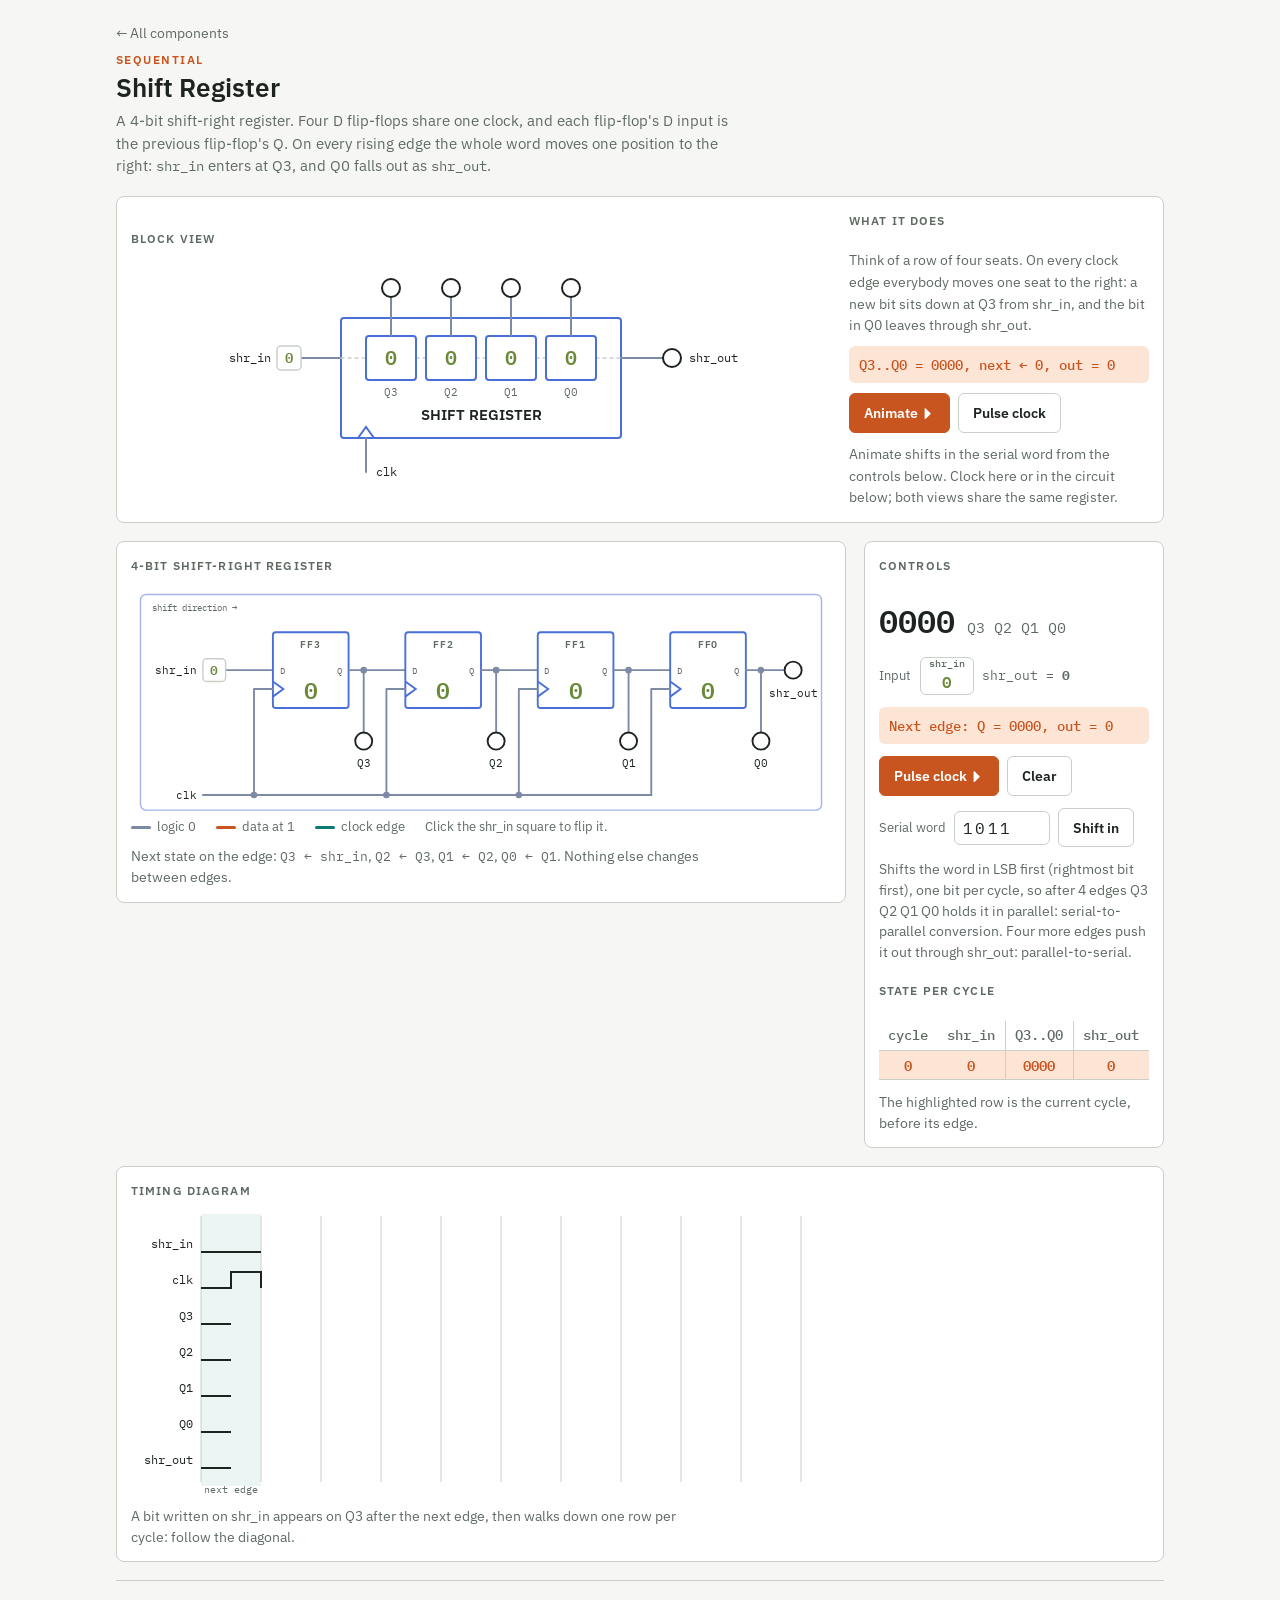
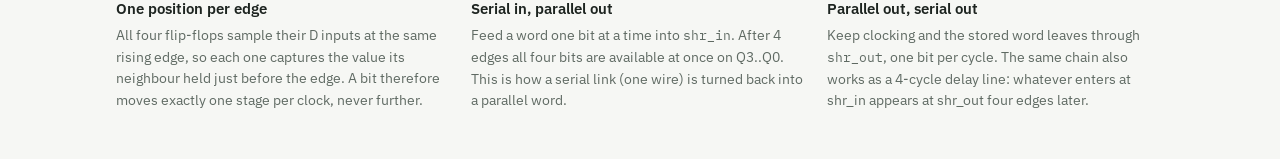
<file: components/shift-register.html>
<!doctype html>
<html lang="en">
<head>
<meta charset="utf-8">
<meta name="viewport" content="width=device-width, initial-scale=1, viewport-fit=cover">
<title>Shift Register</title>
<link rel="stylesheet" href="../assets/style.css">
<script src="../assets/circuit.js"></script>
<style>
  /* travelling bits: one chip per wire segment, slid along it on the clock edge */
  .sch .chip { opacity: 0; }
  .sch .chip circle { fill: var(--wire); }
  .sch .chip.one circle { fill: var(--hi); }
  .sch .chip text { fill: #fff; font-weight: 600; font-size: 12px; }
  .sch .chip.travel { animation: sr-travel .55s ease-in-out forwards; }
  @keyframes sr-travel { 0% { opacity: 1; transform: translateX(0); } 100% { opacity: 1; transform: translateX(var(--dx)); } }
  .word { display: flex; flex-wrap: wrap; align-items: center; gap: 8px; }
  .word input { width: 96px; letter-spacing: .15em; }
  @media (prefers-reduced-motion: reduce) { .sch .chip.travel { animation-duration: .01s; } }
</style>
</head>
<body>
<main class="page">
  <header class="page-head">
    <a class="backlink" href="../index.html#shift-register">← All components</a>
    <p class="kicker">Sequential</p>
    <h1>Shift Register</h1>
    <p>A 4-bit shift-right register. Four D flip-flops share one clock, and each flip-flop's D input is the previous flip-flop's Q. On every rising edge the whole word moves one position to the right: <code>shr_in</code> enters at Q3, and Q0 falls out as <code>shr_out</code>.</p>
  </header>

  <section class="panel blockview">
    <div>
      <h2>Block view</h2>
      <svg id="blk" class="sch" viewBox="0 0 560 232" width="560" height="232" role="img"
           aria-label="Shift register symbol: shr_in on the left, shr_out on the right, clk underneath, and four cells Q3 to Q0 inside, each with a parallel output lamp above."></svg>
    </div>
    <div class="say">
      <h2>What it does</h2>
      <p>Think of a row of four seats. On every clock edge everybody moves one seat to the right: a new bit sits down at Q3 from shr_in, and the bit in Q0 leaves through shr_out.</p>
      <div class="fn" id="bfn"></div>
      <div class="row"><button class="btn primary" id="bplay">Animate ⏵</button><button class="btn" id="bclk">Pulse clock</button></div>
      <p>Animate shifts in the serial word from the controls below. Clock here or in the circuit below; both views share the same register.</p>
    </div>
  </section>

  <div class="top">
    <section class="panel scroll">
      <h2>4-bit shift-right register</h2>
      <svg id="sch" class="sch" viewBox="0 0 740 246" width="740" height="246" role="img"
           aria-label="Four D flip-flops chained in series with a common clock. shr_in feeds the first D input, each Q feeds the next D, and the last Q is shr_out. Each Q is also tapped as a parallel output."></svg>
      <div class="legend">
        <span><i class="lo"></i>logic 0</span><span><i class="hi"></i>data at 1</span><span><i class="ctrl"></i>clock edge</span>
        <span>Click the shr_in square to flip it.</span>
      </div>
      <p class="note">Next state on the edge: <code>Q3 ← shr_in</code>, <code>Q2 ← Q3</code>, <code>Q1 ← Q2</code>, <code>Q0 ← Q1</code>. Nothing else changes between edges.</p>
    </section>

    <section class="panel ctl">
      <h2>Controls</h2>
      <div class="readout"><b id="qw">0000</b><span>Q3 Q2 Q1 Q0</span></div>
      <div class="row"><span class="lab">Input</span>
        <button class="bit" id="bin"><small>shr_in</small><span class="v">0</span></button>
        <span class="lab" style="font-family:var(--mono)">shr_out = <b id="out">0</b></span>
      </div>
      <div class="fn" id="fn"></div>
      <div class="row">
        <button class="btn primary" id="clk">Pulse clock ⏵</button>
        <button class="btn" id="reset">Clear</button>
      </div>
      <div class="word"><label class="lab" for="wordin">Serial word</label>
        <input type="text" id="wordin" value="1011" maxlength="8" inputmode="numeric" pattern="[01]*" aria-label="Serial word to shift in">
        <button class="btn" id="play">Shift in</button>
      </div>
      <p class="note" style="margin:0">Shifts the word in LSB first (rightmost bit first), one bit per cycle, so after 4 edges Q3 Q2 Q1 Q0 holds it in parallel: serial-to-parallel conversion. Four more edges push it out through shr_out: parallel-to-serial.</p>
      <h2 style="margin-top:6px">State per cycle</h2>
      <table class="tt" id="tt">
        <thead><tr><th>cycle</th><th>shr_in</th><th class="sep">Q3..Q0</th><th class="sep">shr_out</th></tr></thead>
        <tbody></tbody>
      </table>
      <p class="note" style="margin:0">The highlighted row is the current cycle, before its edge.</p>
    </section>
  </div>

  <section class="panel scroll">
    <h2>Timing diagram</h2>
    <svg id="tim" role="img" aria-label="Timing diagram of shr_in, clk, Q3 to Q0 and shr_out"></svg>
    <p class="note">A bit written on shr_in appears on Q3 after the next edge, then walks down one row per cycle: follow the diagonal.</p>
  </section>

  <section class="notes">
    <div><h3>One position per edge</h3><p>All four flip-flops sample their D inputs at the same rising edge, so each one captures the value its neighbour held just before the edge. A bit therefore moves exactly one stage per clock, never further.</p></div>
    <div><h3>Serial in, parallel out</h3><p>Feed a word one bit at a time into <code>shr_in</code>. After 4 edges all four bits are available at once on Q3..Q0. This is how a serial link (one wire) is turned back into a parallel word.</p></div>
    <div><h3>Parallel out, serial out</h3><p>Keep clocking and the stored word leaves through <code>shr_out</code>, one bit per cycle. The same chain also works as a 4-cycle delay line: whatever enters at shr_in appears at shr_out four edges later.</p></div>
  </section>
</main>

<script>
(function () {
  var svg = document.getElementById('sch');
  var Q = [0, 0, 0, 0];            /* Q[i] is the output of FF(3-i): Q[0] = Q3 ... Q[3] = Q0 */
  var IN = 0, hist = [], busy = false;
  var W = {};                      /* signal name -> wires/dots to colour */
  function reg(name, e) { (W[name] = W[name] || []).push(e); return e; }
  function wire(name, pts, cls) { return reg(name, DD.wire(svg, pts, cls)); }
  function dot(name, x, y, cls) { return reg(name, DD.dot(svg, x, y, cls)); }

  var xs = [150, 290, 430, 570], fy = 50, fw = 80, fh = 80, dy = 90, clkY = 222, tapY = 156;
  el('rect', { x: 10, y: 10, width: 720, height: 228, rx: 6, 'class': 'frame' });
  DD.text(svg, 22, 28, 'shift direction →', 'lbl small', 'start');
  function el(t, a) { return DD.el(t, a, svg); }

  /* ---- clock: one line along the bottom, a drop to each flip-flop ---- */
  wire('clk', [[76, clkY], [xs[3] - 20, clkY]], 'ctrl');
  DD.text(svg, 70, clkY + 4, 'clk', 'lbl', 'end');
  var edge = el('path', { d: 'M76,' + clkY + 'H' + (xs[3] - 20), 'class': 'edge' });

  /* ---- data path ---- */
  wire('in', [[100, dy], [xs[0], dy]]);
  var segStart = [100], segEnd = [xs[0]];
  var ffs = [], qT = [], leds = [];
  xs.forEach(function (x, i) {
    var name = 'q' + i, n = 3 - i;
    ffs.push(DD.block(svg, x, fy, fw, fh, { clk: 60 }));
    DD.text(svg, x + fw / 2, fy + 17, 'FF' + n, 'lbl name');
    DD.text(svg, x + 7, dy + 4, 'D', 'lbl small', 'start');
    DD.text(svg, x + fw - 7, dy + 4, 'Q', 'lbl small', 'end');
    qT.push(DD.text(svg, x + fw / 2, fy + 70, '0', 'lbl big'));
    /* clock drop */
    var cx = x - 20;
    wire('clk', [[cx, clkY], [cx, fy + 60], [x, fy + 60]], 'ctrl');
    if (i < 3) dot('clk', cx, clkY, 'ctrl');
    /* Q -> next D (or shr_out) */
    var x2 = i < 3 ? xs[i + 1] : 691;
    wire(name, [[x + fw, dy], [x2, dy]]);
    segStart.push(x + fw); segEnd.push(x2);
    /* parallel output tap */
    var tx = x + fw + 16;
    wire(name, [[tx, dy], [tx, tapY]]); dot(name, tx, dy);
    leds.push(DD.led(svg, tx, tapY + 9, 9));
    DD.text(svg, tx, tapY + 36, 'Q' + n, 'lbl');
  });
  var outLed = DD.led(svg, 700, dy, 9);
  DD.text(svg, 700, dy + 28, 'shr_out', 'lbl');

  /* travelling chips, one per wire segment, drawn above the wires */
  var chips = segStart.map(function (sx, i) {
    var g = el('g', { 'class': 'chip' });
    g.style.setProperty('--dx', (segEnd[i] - sx - 4) + 'px');
    DD.el('circle', { cx: sx, cy: dy, r: 9 }, g);
    var t = DD.text(g, sx, dy + 4, '0', 'lbl');
    return { g: g, t: t };
  });

  var pIn = DD.pin(svg, 100, dy, 'shr_in', { onToggle: function (v) { if (busy) return; IN = v; render(); } });

  /* ---- HTML controls ---- */
  var setIn = DD.bitButton(document.getElementById('bin'), function () { return IN; }, function (v) { if (busy) return; IN = v; render(); });

  /* ---- block view: the same register as one symbol with four cells ---- */
  var blk = document.getElementById('blk');
  var by = 100, cellX = [165, 225, 285, 345], cw = 50;
  DD.block(blk, 140, 60, 280, 120);
  DD.text(blk, 280, 162, 'SHIFT REGISTER', 'sym-name');
  DD.el('polyline', { points: '157,180 165,169 173,180', 'class': 'clk-tri' }, blk);
  var bClkW = DD.wire(blk, [[165, 214], [165, 180]], 'ctrl');
  DD.text(blk, 175, 218, 'clk', 'lbl', 'start');
  var bInW = DD.wire(blk, [[100, by], [140, by]]);
  var bOutW = DD.wire(blk, [[420, by], [462, by]]);
  var bOutLed = DD.led(blk, 471, by, 9, 'shr_out');
  var bLink = [], bCell = [], bCellT = [], bTap = [], bLed = [];
  for (var j = 0; j < 5; j++) {            /* internal links: in→Q3, Q3→Q2, ..., Q0→out */
    var xa = j ? cellX[j - 1] + cw : 140, xb = j < 4 ? cellX[j] : 420;
    bLink.push(DD.wire(blk, [[xa, by], [xb, by]], 'inside'));
  }
  cellX.forEach(function (x, i) {
    bCell.push(DD.el('rect', { x: x, y: by - 22, width: cw, height: 44, rx: 3, 'class': 'box' }, blk));
    bCellT.push(DD.text(blk, x + cw / 2, by + 7, '0', 'lbl val'));
    bCellT[i].style.fontSize = '20px';
    DD.text(blk, x + cw / 2, by + 38, 'Q' + (3 - i), 'port');
    bTap.push(DD.wire(blk, [[x + cw / 2, by - 22], [x + cw / 2, 39]]));
    bLed.push(DD.led(blk, x + cw / 2, 30, 9));
  });
  var bPin = DD.pin(blk, 100, by, 'shr_in', { onToggle: function (v) { if (busy) return; IN = v; render(); } });
  /* bead paths: from each source to the centre of the cell it moves into */
  var bPath = [0, 1, 2, 3, 4].map(function (j) {
    var xa = j ? cellX[j - 1] + cw / 2 : 100, xb = j < 4 ? cellX[j] + cw / 2 : 462;
    return 'M' + xa + ',' + by + 'H' + xb;
  });
  var gen = 0, animating = 0;
  function showBlock(q) {
    for (var i = 0; i < 4; i++) {
      DD.setVal(bCellT[i], q[i]); bCellT[i].style.opacity = 1;
      bCell[i].classList.toggle('hot', !!q[i]);
      DD.setHi(bTap[i], q[i]); bLed[i].set(q[i]);
    }
    bLink.forEach(function (w) { w.setAttribute('class', 'wire inside'); });
    DD.setHi(bOutW, q[3]); bOutLed.set(q[3]);
    DD.setHi(bClkW, 0);
  }
  /* clock bead climbs to the edge, then every bit slides one cell right at once */
  async function animateBlock(vals) {
    var my = ++gen; animating = my;
    showBlock(vals.slice(1));
    DD.setHi(bClkW, 1);
    await DD.token(blk, 'M165,214V180', { ctrl: 1, value: 1, dur: 200 });
    if (my !== gen) return;
    bLink.forEach(function (w, j) { w.setAttribute('class', 'wire flow' + (vals[j] ? ' hi' : '')); });
    bCellT.forEach(function (t) { t.style.opacity = 0; });
    await Promise.all(bPath.map(function (d, j) { return DD.token(blk, d, { value: vals[j], dur: 380 }); }));
    if (my !== gen) return;
    animating = 0; if (!busy) showBlock(Q);   /* if the edge has not landed yet, render() shows the new state */
  }
  function renderBlock() {
    DD.setHi(bInW, IN); bPin.set(IN);
    document.getElementById('bfn').textContent = 'Q3..Q0 = ' + Q.join('') + ', next ← ' + IN + ', out = ' + Q[3];
    if (!animating) showBlock(Q);
  }
  document.getElementById('bclk').addEventListener('click', function () { pulseClock(); });
  document.getElementById('bplay').addEventListener('click', function () { shiftWord(); });

  var tt = document.getElementById('tt'), tbody = tt.querySelector('tbody');
  var tim = new DD.Timing(document.getElementById('tim'));

  function pulseClock() {
    if (busy) return Promise.resolve();
    busy = true;
    var vals = [IN].concat(Q);
    animateBlock(vals);
    DD.setHi(W.clk, 1);
    DD.restart(edge, 'flash-once');
    chips.forEach(function (c, i) {
      c.t.textContent = vals[i];
      c.g.classList.toggle('one', !!vals[i]);
      DD.restart(c.g, 'travel');
    });
    return new Promise(function (res) {
      setTimeout(function () {
        hist.push({ in: IN, q: Q.slice() });
        Q = [IN, Q[0], Q[1], Q[2]];
        chips.forEach(function (c) { c.g.classList.remove('travel'); });
        busy = false; render(); res();
      }, 600);
    });
  }

  function render() {
    var v = { in: IN, clk: busy ? 1 : 0 };
    for (var i = 0; i < 4; i++) {
      v['q' + i] = Q[i];
      DD.setVal(qT[i], Q[i]);
      leds[i].set(Q[i]);
    }
    for (var n in W) DD.setHi(W[n], v[n]);
    outLed.set(Q[3]);
    pIn.set(IN); setIn(IN);
    document.getElementById('qw').textContent = Q.join('');
    document.getElementById('out').textContent = Q[3];
    document.getElementById('fn').textContent = 'Next edge: Q = ' + [IN].concat(Q.slice(0, 3)).join('') + ', out = ' + Q[3];

    /* state table: one row per cycle, newest last, current row highlighted */
    var all = hist.concat([{ in: IN, q: Q }]), first = Math.max(0, all.length - 6), html = '';
    for (var c = first; c < all.length; c++) {
      var r = all[c];
      html += '<tr data-k="' + c + '"><td>' + c + '</td><td class="' + (r.in ? 'one' : 'zero') + '">' + r.in +
        '</td><td class="sep">' + r.q.join('') + '</td><td class="sep ' + (r.q[3] ? 'one' : 'zero') + '">' + r.q[3] + '</td></tr>';
    }
    tbody.innerHTML = html;
    DD.markRow(tt, all.length - 1);

    /* timing diagram */
    var N = all.length, rows = [
      { label: 'shr_in', kind: 'bit', values: DD.Timing.full(all.map(function (r) { return r.in; })) },
      { label: 'clk', kind: 'clk' }
    ];
    for (i = 0; i < 4; i++) (function (i) {
      rows.push({ label: 'Q' + (3 - i), kind: 'bit', values: DD.Timing.registered(all.map(function (r) { return r.q[i]; }), N) });
    })(i);
    rows.push({ label: 'shr_out', kind: 'bit', values: DD.Timing.registered(all.map(function (r) { return r.q[3]; }), N) });
    renderBlock();
    tim.render({ rows: rows, cycles: N, edges: hist.length, pending: true, x0: 70 });
    /* empty grid columns up to 10 cycles, so the diagram has room to grow into */
    var ts = tim.svg, H = +ts.getAttribute('height');
    for (c = N + 1; c <= 10; c++) DD.el('line', { x1: 70 + c * 60, y1: 6, x2: 70 + c * 60, y2: H - 14, 'class': 't-grid' }, ts);
  }

  document.getElementById('clk').addEventListener('click', function () { pulseClock(); });
  document.getElementById('reset').addEventListener('click', function () { if (busy) return; Q = [0, 0, 0, 0]; IN = 0; hist = []; gen++; animating = 0; render(); });
  var playBtns = [document.getElementById('play'), document.getElementById('bplay')], playing = false;
  async function shiftWord() {
    if (busy || playing) return;
    var w = document.getElementById('wordin').value.replace(/[^01]/g, '');
    if (!w) return;
    playing = true; playBtns.forEach(function (b) { b.disabled = true; });
    for (var k = w.length - 1; k >= 0; k--) {      /* LSB first */
      IN = +w[k]; render();
      await DD.sleep(500); await pulseClock(); await DD.sleep(250);
    }
    IN = 0; render();
    playing = false; playBtns.forEach(function (b) { b.disabled = false; });
  }
  playBtns[0].addEventListener('click', shiftWord);
  render();
})();
</script>
</body>
</html>
</file>
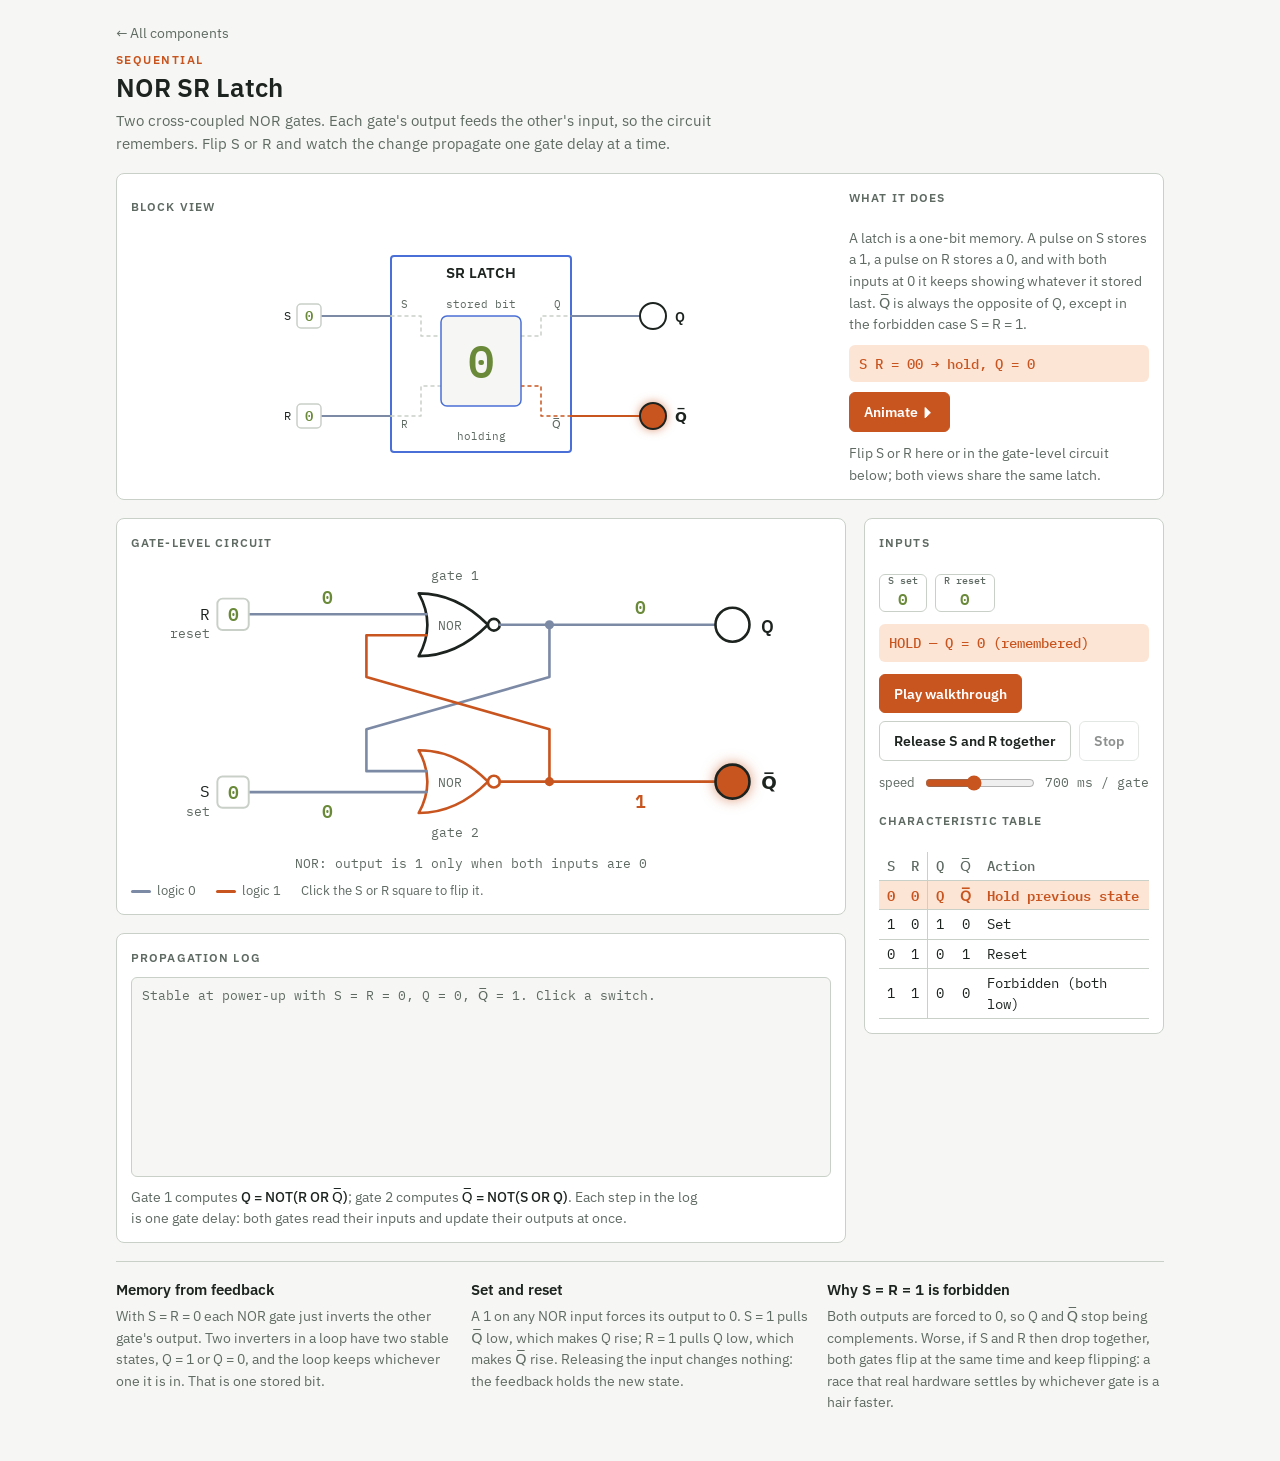
<file: components/sr-latch.html>
<!doctype html>
<html lang="en">
<head>
<meta charset="utf-8">
<meta name="viewport" content="width=device-width, initial-scale=1, viewport-fit=cover">
<title>SR Latch</title>
<link rel="stylesheet" href="../assets/style.css">
<script src="../assets/circuit.js"></script>
<style>
  /* block view: the stored bit, and the note under it */
  .sch .cellbit { font-size: 44px; font-weight: 600; }
  .sch .cellbox { fill: var(--bg); stroke: var(--box); stroke-width: 1.5; transition: fill .2s; }
  .sch .cellbox.hot { fill: var(--hi-soft); }
  .sch .hold { font-size: 11px; fill: var(--muted); }
  .sch .hold.pulsing { animation: sr-breathe 1.8s ease-in-out infinite; }
  .sch .hold.warn { fill: var(--warn); font-weight: 600; }
  @keyframes sr-breathe { 0%, 100% { opacity: 1; } 50% { opacity: .35; } }
  @media (prefers-reduced-motion: reduce) { .sch .hold.pulsing { animation: none; } }
  /* propagation log: one line per gate delay */
  .log {
    font-family: var(--mono); font-size: .82rem; height: 200px; overflow-y: auto; padding: 8px 10px;
    border: 1px solid var(--line); border-radius: 6px; background: var(--bg);
  }
  .log p { margin: 0 0 4px; }
  .log p.n { color: var(--muted); }
  .log p.w { color: var(--warn); }
  .log .t { color: var(--muted); display: inline-block; width: 3.5em; }
  .log b { font-weight: 600; }
  /* wide screens: log under the schematic, controls beside both; phones: schematic, controls, log */
  @media (min-width: 821px) { #ctlp { grid-column: 2; grid-row: 1 / span 2; } #logp { grid-column: 1; grid-row: 2; } }
  #tt td:last-child, #tt th:last-child { text-align: left; }
  .speed { display: flex; align-items: center; gap: 8px; font-size: .82rem; color: var(--muted); }
  .speed input { width: 110px; }
  .speed span { font-family: var(--mono); }
</style>
</head>
<body>
<main class="page">
  <header class="page-head">
    <a class="backlink" href="../index.html#sr-latch">← All components</a>
    <p class="kicker">Sequential</p>
    <h1>NOR SR Latch</h1>
    <p>Two cross-coupled NOR gates. Each gate's output feeds the other's input, so the circuit remembers. Flip S or R and watch the change propagate one gate delay at a time.</p>
  </header>

  <section class="panel blockview">
    <div>
      <h2>Block view</h2>
      <svg id="blk" class="sch" viewBox="0 0 480 250" width="480" height="250" role="img"
           aria-label="SR latch symbol: S and R inputs on the left, Q and Q-bar outputs on the right. Inside, a memory cell shows the stored bit."></svg>
    </div>
    <div class="say">
      <h2>What it does</h2>
      <p>A latch is a one-bit memory. A pulse on S stores a 1, a pulse on R stores a 0, and with both inputs at 0 it keeps showing whatever it stored last. Q&#773; is always the opposite of Q, except in the forbidden case S = R = 1.</p>
      <div class="fn" id="bfn"></div>
      <div class="row"><button class="btn primary" id="bplay">Animate ⏵</button></div>
      <p>Flip S or R here or in the gate-level circuit below; both views share the same latch.</p>
    </div>
  </section>

  <div class="top">
    <section class="panel scroll">
      <h2>Gate-level circuit</h2>
      <svg id="sch" class="sch" viewBox="0 30 520 244" width="680" height="319" role="img"
           aria-label="SR latch: gate 1 is a NOR of R and Q-bar giving Q; gate 2 is a NOR of Q and S giving Q-bar. Each output feeds back to the other gate's input."></svg>
      <div class="legend">
        <span><i class="lo"></i>logic 0</span><span><i class="hi"></i>logic 1</span>
        <span>Click the S or R square to flip it.</span>
      </div>
    </section>

    <section class="panel ctl" id="ctlp">
      <h2>Inputs</h2>
      <div class="row">
        <button class="bit" id="bS"><small>S set</small><span class="v">0</span></button>
        <button class="bit" id="bR"><small>R reset</small><span class="v">0</span></button>
      </div>
      <div class="fn" id="status"></div>
      <div class="row">
        <button class="btn primary" id="btnWalk">Play walkthrough</button>
        <button class="btn" id="btnRace">Release S and R together</button>
        <button class="btn" id="btnStop" disabled>Stop</button>
      </div>
      <label class="speed">speed <input type="range" id="speed" min="150" max="1400" step="50" value="700"> <span id="spv">700 ms / gate</span></label>
      <h2 style="margin-top:6px">Characteristic table</h2>
      <table class="tt" id="tt">
        <thead><tr><th>S</th><th>R</th><th class="sep">Q</th><th>Q&#773;</th><th>Action</th></tr></thead>
        <tbody>
          <tr data-k="00"><td>0</td><td>0</td><td class="sep x">Q</td><td class="x">Q&#773;</td><td>Hold previous state</td></tr>
          <tr data-k="10"><td>1</td><td>0</td><td class="sep">1</td><td>0</td><td>Set</td></tr>
          <tr data-k="01"><td>0</td><td>1</td><td class="sep">0</td><td>1</td><td>Reset</td></tr>
          <tr data-k="11"><td>1</td><td>1</td><td class="sep">0</td><td>0</td><td>Forbidden (both low)</td></tr>
        </tbody>
      </table>
    </section>

    <section class="panel" id="logp">
      <h2>Propagation log</h2>
      <div id="log" class="log" aria-live="polite"><p class="n">Stable at power-up with S = R = 0, Q = 0, Q&#773; = 1. Click a switch.</p></div>
      <p class="note">Gate 1 computes <b>Q = NOT(R OR Q&#773;)</b>; gate 2 computes <b>Q&#773; = NOT(S OR Q)</b>. Each step in the log is one gate delay: both gates read their inputs and update their outputs at once.</p>
    </section>
  </div>

  <section class="notes">
    <div><h3>Memory from feedback</h3><p>With S = R = 0 each NOR gate just inverts the other gate's output. Two inverters in a loop have two stable states, Q = 1 or Q = 0, and the loop keeps whichever one it is in. That is one stored bit.</p></div>
    <div><h3>Set and reset</h3><p>A 1 on any NOR input forces its output to 0. S = 1 pulls Q&#773; low, which makes Q rise; R = 1 pulls Q low, which makes Q&#773; rise. Releasing the input changes nothing: the feedback holds the new state.</p></div>
    <div><h3>Why S = R = 1 is forbidden</h3><p>Both outputs are forced to 0, so Q and Q&#773; stop being complements. Worse, if S and R then drop together, both gates flip at the same time and keep flipping: a race that real hardware settles by whichever gate is a hair faster.</p></div>
  </section>
</main>

<script>
(function () {
  var svg = document.getElementById('sch');
  var st = { S: 0, R: 0, Q: 0, Qn: 1 };
  var busy = false, stopFlag = false, t = 0;
  var QB = 'Q̅';
  var W = {};                                     /* signal name -> wires/dots to colour */
  function reg(name, e) { (W[name] = W[name] || []).push(e); return e; }
  function wire(name, pts) { return reg(name, DD.wire(svg, pts)); }
  function dot(name, x, y) { return reg(name, DD.dot(svg, x, y)); }

  /* ---- the two NOR gates ---- */
  var g1 = DD.gate(svg, 'nor', 220, 54, { h: 48, label: 'NOR' });   /* inputs R, Q̄ -> Q */
  var g2 = DD.gate(svg, 'nor', 220, 174, { h: 48, label: 'NOR' });  /* inputs Q, S -> Q̄ */
  DD.text(svg, 248, 44, 'gate 1', 'lbl small');
  DD.text(svg, 248, 240, 'gate 2', 'lbl small');

  /* ---- inputs ---- */
  wire('R', [[90, g1.ins[0][1]], g1.ins[0]]);
  wire('S', [[90, g2.ins[1][1]], g2.ins[1]]);

  /* ---- outputs and the cross-coupled feedback (the two diagonals cross without joining) ---- */
  var JX = 320, FX = 180;
  wire('Q', [g1.out, [447, g1.out[1]]]);
  wire('Q', [[JX, g1.out[1]], [JX, 118], [FX, 158], [FX, g2.ins[0][1]], g2.ins[0]]);
  dot('Q', JX, g1.out[1]);
  wire('Qn', [g2.out, [447, g2.out[1]]]);
  wire('Qn', [[JX, g2.out[1]], [JX, 158], [FX, 118], [FX, g1.ins[1][1]], g1.ins[1]]);
  dot('Qn', JX, g2.out[1]);

  var ledQ = DD.led(svg, 460, g1.out[1], 13);
  DD.text(svg, 482, g1.out[1] + 6, 'Q', 'lbl title', 'start');
  var ledQn = DD.led(svg, 460, g2.out[1], 13);
  DD.text(svg, 482, g2.out[1] + 6, QB, 'lbl title', 'start');

  var lvR = DD.text(svg, 150, g1.ins[0][1] - 8, '0', 'lbl val');
  var lvS = DD.text(svg, 150, g2.ins[1][1] + 20, '0', 'lbl val');
  var lvQ = DD.text(svg, 390, g1.out[1] - 8, '0', 'lbl val');
  var lvQn = DD.text(svg, 390, g2.out[1] + 20, '1', 'lbl val');
  DD.text(svg, 260, 264, 'NOR: output is 1 only when both inputs are 0', 'lbl small');

  var pR = DD.pin(svg, 90, g1.ins[0][1], 'R', { onToggle: function () { userToggle('R'); } });
  DD.text(svg, 60, g1.ins[0][1] + 18, 'reset', 'lbl small', 'end');
  var pS = DD.pin(svg, 90, g2.ins[1][1], 'S', { onToggle: function () { userToggle('S'); } });
  DD.text(svg, 60, g2.ins[1][1] + 18, 'set', 'lbl small', 'end');

  /* ---- HTML controls ---- */
  var $ = function (id) { return document.getElementById(id); };
  var log = $('log'), status = $('status'), speed = $('speed'), tt = $('tt');
  var setBS = DD.bitButton($('bS'), function () { return st.S; }, function () { userToggle('S'); });
  var setBR = DD.bitButton($('bR'), function () { return st.R; }, function () { userToggle('R'); });
  speed.addEventListener('input', function () { $('spv').textContent = speed.value + ' ms / gate'; });
  function wait(ms) { return DD.sleep(ms); }
  function delay() { return +speed.value; }

  /* ---- block view: the same latch as one symbol with a memory cell inside ---- */
  var blk = document.getElementById('blk');
  DD.block(blk, 150, 30, 180, 196);
  DD.text(blk, 240, 52, 'SR LATCH', 'sym-name');
  DD.text(blk, 160, 82, 'S', 'port', 'start'); DD.text(blk, 160, 202, 'R', 'port', 'start');
  DD.text(blk, 320, 82, 'Q', 'port', 'end'); DD.text(blk, 320, 202, QB, 'port', 'end');
  var bW = {
    S: DD.wire(blk, [[80, 90], [150, 90]]), R: DD.wire(blk, [[80, 190], [150, 190]]),
    Q: DD.wire(blk, [[330, 90], [398, 90]]), Qn: DD.wire(blk, [[330, 190], [398, 190]])
  };
  var bIn = {
    S: DD.wire(blk, 'M150,90H180V110H200', 'inside'), R: DD.wire(blk, 'M150,190H180V160H200', 'inside'),
    Q: DD.wire(blk, 'M280,110H300V90H330', 'inside'), Qn: DD.wire(blk, 'M280,160H300V190H330', 'inside')
  };
  var bPath = { S: 'M80,90H180V110H200', R: 'M80,190H180V160H200', Q: 'M280,110H300V90H398', Qn: 'M280,160H300V190H398' };
  DD.text(blk, 240, 82, 'stored bit', 'port');
  var cellBox = DD.el('rect', { x: 200, y: 90, width: 80, height: 90, rx: 6, 'class': 'cellbox' }, blk);
  var cellT = DD.text(blk, 240, 151, '0', 'lbl cellbit');
  var holdT = DD.text(blk, 240, 214, '', 'hold');
  var bLedQ = DD.led(blk, 412, 90, 13), bLedQn = DD.led(blk, 412, 190, 13);
  DD.text(blk, 434, 96, 'Q', 'lbl title', 'start'); DD.text(blk, 434, 196, QB, 'lbl title', 'start');
  var bpS = DD.pin(blk, 80, 90, 'S', { onToggle: function () { userToggle('S'); } });
  var bpR = DD.pin(blk, 80, 190, 'R', { onToggle: function () { userToggle('R'); } });
  var shown = null, gen = { S: 0, R: 0, Q: 0, Qn: 0 };
  function beadDur() { return Math.max(220, Math.min(700, delay() * 0.8)); }
  function showOut(name) {
    DD.setHi(bW[name], st[name]); DD.setHi(bIn[name], st[name]);
    (name === 'Q' ? bLedQ : bLedQn).set(st[name]); shown[name] = st[name];
  }
  function showCell() {
    DD.setVal(cellT, st.Q);
    var k = '' + st.S + st.R;
    holdT.textContent = k === '11' ? 'forbidden: Q = ' + QB + ' = 0' : k === '10' ? 'setting' : k === '01' ? 'resetting' : 'holding';
    holdT.setAttribute('class', 'hold' + (k === '11' ? ' warn' : k === '00' ? ' pulsing' : ''));
  }
  /* an input bead travels into the cell; when a gate step changes an output, the cell flips and an output bead leaves */
  async function bead(name, path, v, then) {
    var my = ++gen[name];
    await DD.token(blk, path, { value: v, dur: beadDur() });
    if (my === gen[name] && then) then();
  }
  function renderBlock() {
    DD.setHi(bW.S, st.S); DD.setHi(bW.R, st.R); bpS.set(st.S); bpR.set(st.R);
    if (!shown) { shown = { S: st.S, R: st.R, Q: st.Q, Qn: st.Qn, cell: st.Q }; showCell(); showOut('Q'); showOut('Qn'); }
    ['S', 'R'].forEach(function (n) {
      if (st[n] !== shown[n]) { shown[n] = st[n]; DD.flow(bIn[n], st[n]); bead(n, bPath[n], st[n], function () { DD.setHi(bIn[n], st[n]); DD.flow(bIn[n], 0); }); }
    });
    showCell();
    if (st.Q !== shown.cell) { shown.cell = st.Q; DD.restart(cellBox, 'hot'); setTimeout(function () { cellBox.classList.remove('hot'); }, 400); }
    ['Q', 'Qn'].forEach(function (n) {
      if (st[n] !== shown[n] && gen[n + 'p'] !== st[n]) { gen[n + 'p'] = st[n]; bead(n, bPath[n], st[n], function () { gen[n + 'p'] = null; showOut(n); }); }
    });
    var k = '' + st.S + st.R, bfn = $('bfn');
    bfn.textContent = 'S R = ' + k + ' → ' + (k === '11' ? 'forbidden, Q = ' + QB + ' = 0' : k === '10' ? 'set, Q = 1' : k === '01' ? 'reset, Q = 0' : 'hold, Q = ' + st.Q);
    bfn.classList.toggle('warn', k === '11');
  }

  function render() {
    var v = { R: st.R, S: st.S, Q: st.Q, Qn: st.Qn };
    for (var n in W) DD.setHi(W[n], v[n]);
    g1.set(st.Q); g2.set(st.Qn);
    ledQ.set(st.Q); ledQn.set(st.Qn);
    pR.set(st.R); pS.set(st.S); setBR(st.R); setBS(st.S);
    DD.setVal(lvR, st.R); DD.setVal(lvS, st.S); DD.setVal(lvQ, st.Q); DD.setVal(lvQn, st.Qn);
    DD.markRow(tt, '' + st.S + st.R);
    renderBlock();
  }
  function setStatus(text, warn) { status.textContent = text; status.classList.toggle('warn', !!warn); }
  function describe() {
    if (st.S && st.R) return setStatus('FORBIDDEN — S = R = 1 forces Q = ' + QB + ' = 0', true);
    if (st.S) return setStatus('SET — Q = 1');
    if (st.R) return setStatus('RESET — Q = 0');
    setStatus('HOLD — Q = ' + st.Q + ' (remembered)');
  }
  function addLog(html, cls) {
    var p = document.createElement('p'); if (cls) p.className = cls;
    p.innerHTML = '<span class="t">t=' + t + '</span>' + html; log.appendChild(p); log.scrollTop = log.scrollHeight;
  }
  function flash() {
    [g1, g2].forEach(function (g) {
      g.body.classList.add('flash');
      setTimeout(function () { g.body.classList.remove('flash'); }, Math.min(300, delay() * 0.5));
    });
  }

  /* evaluate both gates together, one gate delay per step, until nothing changes */
  async function propagate() {
    var steps = 0;
    while (steps < 8) {
      var nQ = (st.R || st.Qn) ? 0 : 1, nQn = (st.S || st.Q) ? 0 : 1;
      if (nQ === st.Q && nQn === st.Qn) { addLog('stable', 'n'); describe(); return true; }
      flash(); await wait(delay());
      if (stopFlag) return false;
      var parts = [];
      if (nQ !== st.Q) parts.push('gate 1: NOT(R=' + st.R + ' OR ' + QB + '=' + st.Qn + ') → Q=' + nQ);
      if (nQn !== st.Qn) parts.push('gate 2: NOT(S=' + st.S + ' OR Q=' + st.Q + ') → ' + QB + '=' + nQn);
      st.Q = nQ; st.Qn = nQn; t++; render(); addLog(parts.join(' &nbsp;|&nbsp; '));
      steps++;
    }
    addLog('race: both gates keep flipping together. A real latch settles on whichever gate is a hair faster.', 'w');
    setStatus('RACE — outcome depends on gate mismatch', true);
    await wait(delay());
    var pick = Math.random() < 0.5; st.Q = pick ? 1 : 0; st.Qn = pick ? 0 : 1; t++; render();
    addLog('settled by chance on Q=' + st.Q, 'w');
    return true;
  }

  async function setInput(name, v, note) {
    if (st[name] === v) return;
    st[name] = v; t++; render();
    addLog('<b>' + name + ' → ' + v + '</b>' + (note ? ' &nbsp;' + note : ''));
    await propagate();
  }
  async function userToggle(name) {
    if (busy) return; busy = true; stopFlag = false;
    await setInput(name, st[name] ? 0 : 1);
    busy = false;
  }

  var walk = [
    ['S', 1, 'pull S high: gate 2 sees a 1, so ' + QB + ' must fall'],
    ['S', 0, 'release S: nothing changes — Q feeds back and holds gate 2 low'],
    ['R', 1, 'pull R high: gate 1 sees a 1, so Q must fall'],
    ['R', 0, 'release R: ' + QB + ' holds gate 1 low. The latch remembers the reset'],
    ['S', 1, 'set again'],
    ['R', 1, 'now R too: both gates see a 1, both outputs 0. Q and ' + QB + ' are no longer complements']
  ];
  function lock(on) { busy = on; $('btnWalk').disabled = on; $('btnRace').disabled = on; $('btnStop').disabled = !on; $('bplay').disabled = on; }
  $('btnWalk').addEventListener('click', async function () {
    if (busy) return; lock(true); stopFlag = false;
    log.innerHTML = ''; t = 0; addLog('walkthrough start', 'n');
    for (var i = 0; i < walk.length; i++) {
      await setInput(walk[i][0], walk[i][1], walk[i][2]); if (stopFlag) break;
      await wait(delay() * 1.6); if (stopFlag) break;
    }
    if (!stopFlag) { addLog('releasing S and R at the same instant…', 'n'); st.S = 0; st.R = 0; t++; render(); await propagate(); }
    lock(false);
  });
  $('btnRace').addEventListener('click', async function () {
    if (busy) return; lock(true); stopFlag = false;
    if (!(st.S && st.R)) {
      st.S = 1; st.R = 1; t++; render(); addLog('<b>S → 1, R → 1</b> (forbidden input)');
      await propagate(); if (stopFlag) { lock(false); return; }
      await wait(delay());
    }
    st.S = 0; st.R = 0; t++; render(); addLog('<b>S → 0, R → 0</b> at the same instant');
    await propagate(); lock(false);
  });
  /* block-view story: set, hold, reset, hold */
  $('bplay').addEventListener('click', async function () {
    if (busy) return; lock(true); stopFlag = false;
    if (st.S || st.R) { st.S = 0; st.R = 0; t++; render(); addLog('<b>S → 0, R → 0</b>'); await propagate(); }
    var story = [['S', 1, 'set: store a 1'], ['S', 0, 'hold: the latch remembers Q = 1'], ['R', 1, 'reset: store a 0'], ['R', 0, 'hold: the latch remembers Q = 0']];
    for (var i = 0; i < story.length && !stopFlag; i++) {
      await setInput(story[i][0], story[i][1], story[i][2]); if (stopFlag) break;
      await wait(delay() * 2);
    }
    lock(false);
  });
  $('btnStop').addEventListener('click', function () { stopFlag = true; });

  render(); describe();
})();
</script>
</body>
</html>
</file>
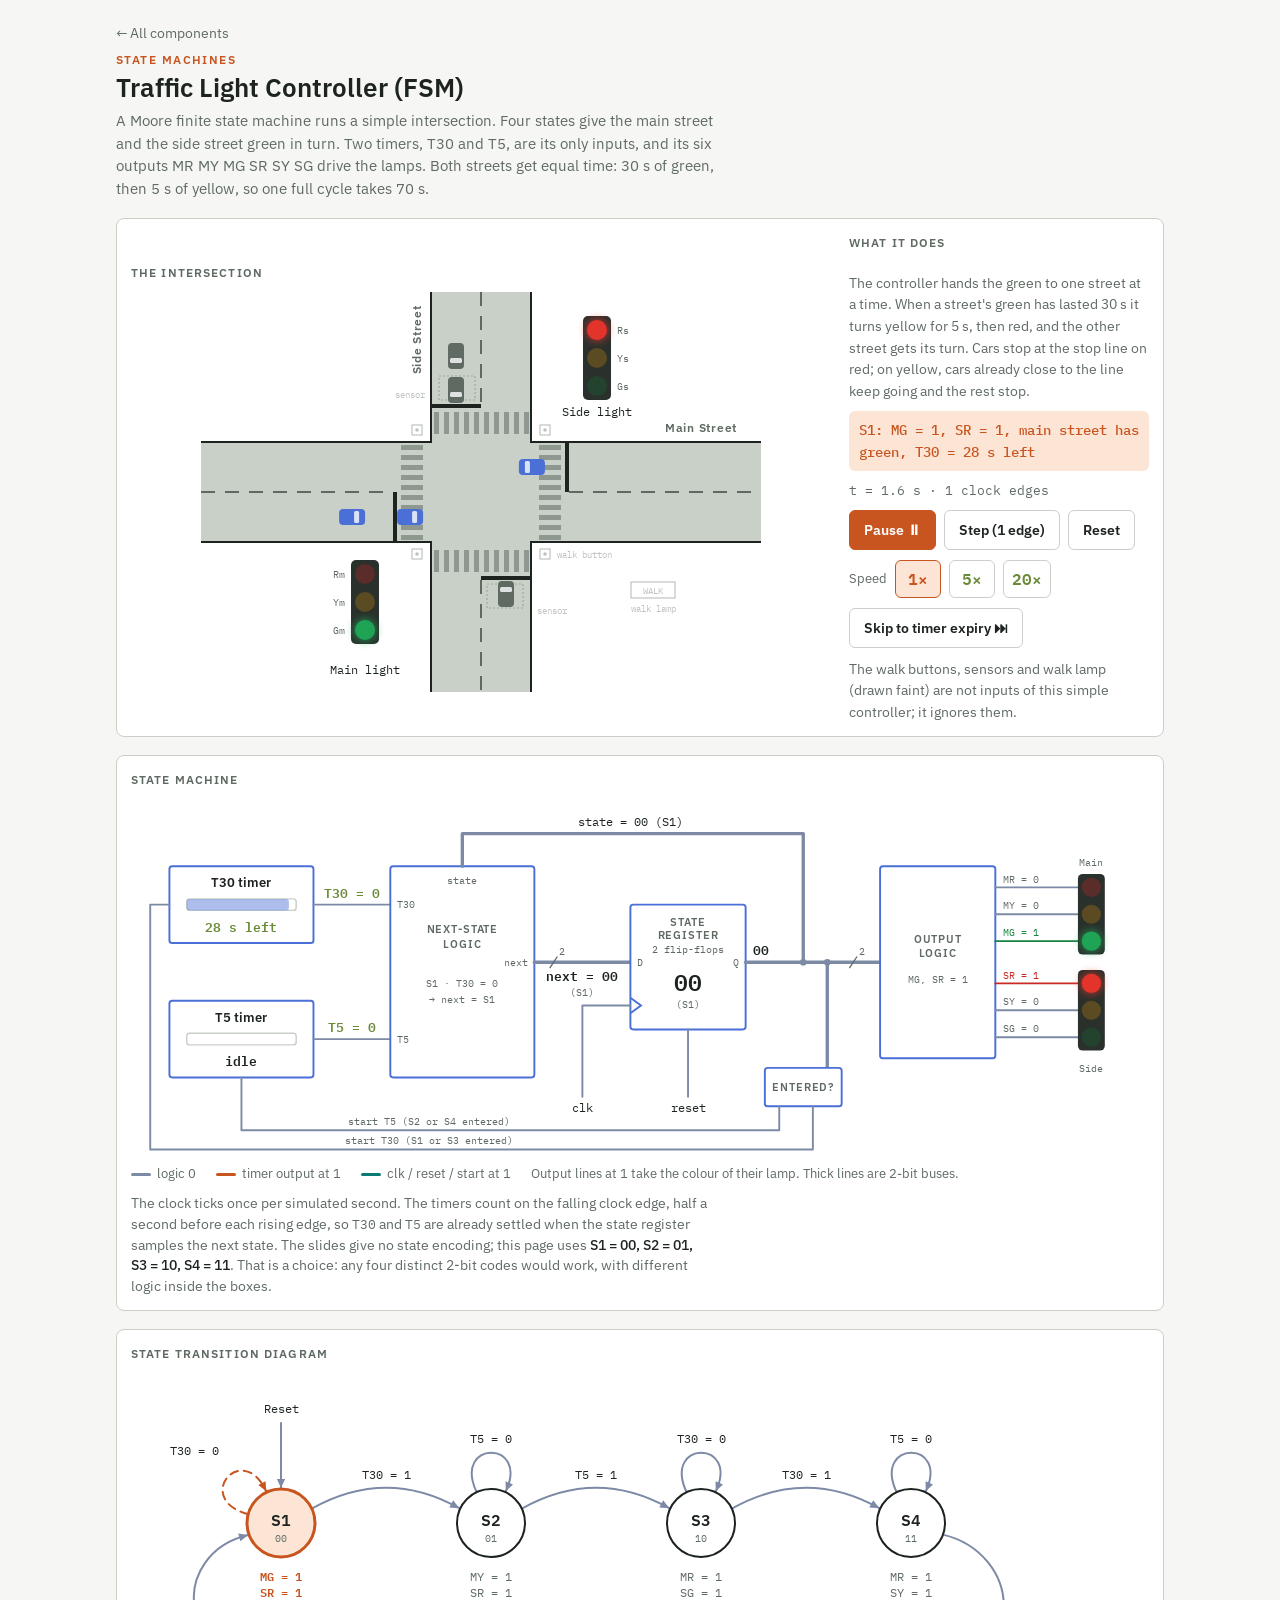
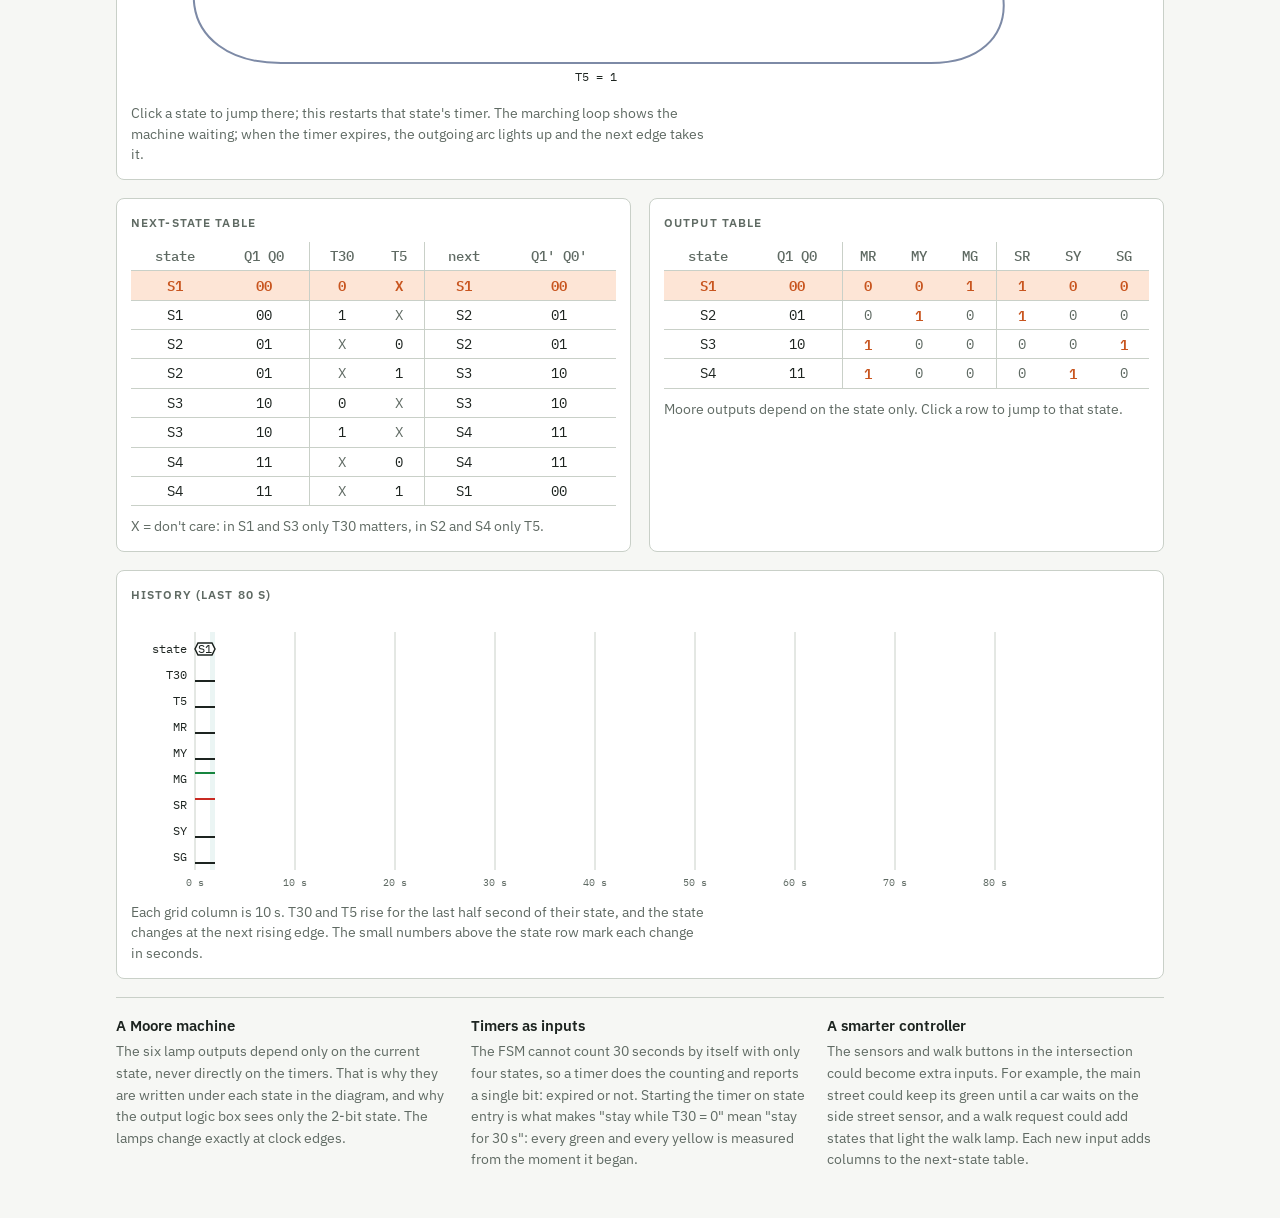
<file: components/traffic-fsm.html>
<!doctype html>
<html lang="en">
<head>
<meta charset="utf-8">
<meta name="viewport" content="width=device-width, initial-scale=1, viewport-fit=cover">
<title>Traffic Light FSM</title>
<link rel="stylesheet" href="../assets/style.css">
<script src="../assets/circuit.js"></script>
<style>
  /* Lamp colours: the one exception to the token palette. Real red / amber / green when lit,
     dim versions when off, and darker "ink" versions for wires and text on the panel. */
  :root {
    --lamp-r: #e3342c; --lamp-y: #f2b000; --lamp-g: #1fa456;
    --lamp-r-off: #5b2d2a; --lamp-y-off: #5a4b22; --lamp-g-off: #24432f;
    --lamp-r-ink: #c92a23; --lamp-y-ink: #a87600; --lamp-g-ink: #17853f;
    --head: #2a302c;
  }
  @media (prefers-color-scheme: dark) {
    :root:not([data-theme="light"]) {
      --lamp-r: #ff5b4f; --lamp-y: #ffc93d; --lamp-g: #3fdc85;
      --lamp-r-off: #3d1f1d; --lamp-y-off: #3d3519; --lamp-g-off: #19331f;
      --lamp-r-ink: #ff7a70; --lamp-y-ink: #ffc93d; --lamp-g-ink: #4fe08f;
      --head: #0d100e;
    }
  }
  :root[data-theme="dark"] {
    --lamp-r: #ff5b4f; --lamp-y: #ffc93d; --lamp-g: #3fdc85;
    --lamp-r-off: #3d1f1d; --lamp-y-off: #3d3519; --lamp-g-off: #19331f;
    --lamp-r-ink: #ff7a70; --lamp-y-ink: #ffc93d; --lamp-g-ink: #4fe08f;
    --head: #0d100e;
  }

  /* street scene */
  .scene .road { fill: var(--line); }
  .scene .curb { stroke: var(--fg); stroke-width: 2; fill: none; }
  .scene .lane { stroke: var(--muted); stroke-width: 2; stroke-dasharray: 14 10; fill: none; }
  .scene .stop { stroke: var(--fg); stroke-width: 4; }
  .scene .zebra { fill: var(--muted); opacity: .55; }
  .scene .faint { opacity: .4; }
  .scene .faint rect { fill: none; stroke: var(--muted); stroke-width: 1.2; }
  .scene .faint .sensor { stroke-dasharray: 2 2; }
  .scene .faint circle { fill: var(--muted); }
  .scene .faint text { fill: var(--muted); font-size: 9px; }
  .scene .street-name { font-family: var(--sans); font-size: 12px; font-weight: 600; letter-spacing: .06em; fill: var(--muted); }
  .scene .car .body { fill: var(--box); }
  .scene .car.side .body { fill: var(--muted); }
  .scene .car .glass { fill: var(--panel); opacity: .8; }

  /* signal heads (scene and architecture) */
  .sch .housing { fill: var(--head); }
  .sch .lamp { stroke: none; transition: fill .2s; }
  .sch .lamp.r { fill: var(--lamp-r-off); }
  .sch .lamp.y { fill: var(--lamp-y-off); }
  .sch .lamp.g { fill: var(--lamp-g-off); }
  .sch .lamp.r.on { fill: var(--lamp-r); filter: drop-shadow(0 0 5px var(--lamp-r)); }
  .sch .lamp.y.on { fill: var(--lamp-y); filter: drop-shadow(0 0 5px var(--lamp-y)); }
  .sch .lamp.g.on { fill: var(--lamp-g); filter: drop-shadow(0 0 5px var(--lamp-g)); }

  /* an output line at 1 takes the colour of the lamp it drives */
  .sch .wire.lr.hi { stroke: var(--lamp-r-ink); }
  .sch .wire.ly.hi { stroke: var(--lamp-y-ink); }
  .sch .wire.lg.hi { stroke: var(--lamp-g-ink); }
  .sch .oval.lr.v1 { fill: var(--lamp-r-ink); }
  .sch .oval.ly.v1 { fill: var(--lamp-y-ink); }
  .sch .oval.lg.v1 { fill: var(--lamp-g-ink); }
  .timing .t-sig.lr.hi { stroke: var(--lamp-r-ink); }
  .timing .t-sig.ly.hi { stroke: var(--lamp-y-ink); }
  .timing .t-sig.lg.hi { stroke: var(--lamp-g-ink); }

  /* timers */
  .sch .ttrack { fill: none; stroke: var(--line); stroke-width: 1.5; }
  .sch .ttrack.exp { stroke: var(--hi); }
  .sch .tbar { fill: var(--box); opacity: .45; }

  /* state diagram */
  .sch .st { fill: var(--gate); stroke: var(--fg); stroke-width: 2; cursor: pointer; }
  .sch .st.cur { fill: var(--hi-soft); stroke: var(--hi); stroke-width: 3; }
  .sch .stg { cursor: pointer; }
  .sch .stg:focus { outline: none; }
  .sch .stg:focus-visible .st { stroke: var(--hi); stroke-width: 4; }
  .sch .stname { font-family: var(--sans); font-size: 16px; font-weight: 600; pointer-events: none; }
  .sch .stg text { pointer-events: none; }
  .sch .ah { fill: var(--wire); transition: fill .25s; }
  .sch .ah.hi { fill: var(--hi); }
  .sch .mo { font-size: 12px; fill: var(--muted); }
  .sch .mo.cur { fill: var(--hi); font-weight: 600; }

  /* on phones the two wide diagrams keep a legible size and scroll sideways in their panel */
  @media (max-width: 600px) { #arch { width: 760px; max-width: none; } #sd { width: 640px; max-width: none; } }
  .speed .bit { min-width: 46px; }
  .clock-line { font-family: var(--mono); font-size: .82rem; color: var(--muted); }
</style>
</head>
<body>
<main class="page">
  <header class="page-head">
    <a class="backlink" href="../index.html#traffic-fsm">← All components</a>
    <p class="kicker">State Machines</p>
    <h1>Traffic Light Controller (FSM)</h1>
    <p>A Moore finite state machine runs a simple intersection. Four states give the main street and the side street green in turn. Two timers, T30 and T5, are its only inputs, and its six outputs MR MY MG SR SY SG drive the lamps. Both streets get equal time: 30 s of green, then 5 s of yellow, so one full cycle takes 70 s.</p>
  </header>

  <section class="panel blockview">
    <div>
      <h2>The intersection</h2>
      <svg id="scene" class="sch scene" viewBox="0 0 560 400" width="560" height="400" role="img"
           aria-label="Top-down view of a main street running left to right and a side street running top to bottom. A main light and a side light control the traffic. Cars stop at the stop lines on red."></svg>
    </div>
    <div class="say">
      <h2>What it does</h2>
      <p>The controller hands the green to one street at a time. When a street's green has lasted 30 s it turns yellow for 5 s, then red, and the other street gets its turn. Cars stop at the stop line on red; on yellow, cars already close to the line keep going and the rest stop.</p>
      <div class="fn" id="bfn"></div>
      <div class="clock-line" id="clock"></div>
      <div class="row">
        <button class="btn primary" id="play">Pause ⏸</button>
        <button class="btn" id="step">Step (1 edge)</button>
        <button class="btn" id="reset">Reset</button>
      </div>
      <div class="row speed"><span class="lab">Speed</span>
        <button class="bit on" data-sp="1" aria-pressed="true">1×</button>
        <button class="bit" data-sp="5" aria-pressed="false">5×</button>
        <button class="bit" data-sp="20" aria-pressed="false">20×</button>
      </div>
      <div class="row"><button class="btn" id="skip">Skip to timer expiry ⏭</button></div>
      <p>The walk buttons, sensors and walk lamp (drawn faint) are not inputs of this simple controller; it ignores them.</p>
    </div>
  </section>

  <section class="panel scroll">
    <h2>State machine</h2>
    <svg id="arch" class="sch" viewBox="0 0 1060 380" width="1060" height="380" role="img"
         aria-label="Moore machine: two timers feed the next-state logic, which feeds a 2-bit state register clocked once per second. The register output feeds back to the next-state logic and drives the output logic, whose six outputs light the main and side signal heads. A state-entered detector starts the right timer."></svg>
    <div class="legend">
      <span><i class="lo"></i>logic 0</span><span><i class="hi"></i>timer output at 1</span><span><i class="ctrl"></i>clk / reset / start at 1</span>
      <span>Output lines at 1 take the colour of their lamp. Thick lines are 2-bit buses.</span>
    </div>
    <p class="note">The clock ticks once per simulated second. The timers count on the falling clock edge, half a second before each rising edge, so <code>T30</code> and <code>T5</code> are already settled when the state register samples the next state. The slides give no state encoding; this page uses <b>S1 = 00, S2 = 01, S3 = 10, S4 = 11</b>. That is a choice: any four distinct 2-bit codes would work, with different logic inside the boxes.</p>
  </section>

  <section class="panel scroll">
    <h2>State transition diagram</h2>
    <svg id="sd" class="sch" viewBox="0 0 930 320" width="930" height="320" role="img"
         aria-label="Four states S1 to S4 in a row. S1 goes to S2 when T30 = 1, S2 to S3 when T5 = 1, S3 to S4 when T30 = 1, and S4 back to S1 when T5 = 1. Each state loops on itself while its timer output is 0. Reset enters S1."></svg>
    <p class="note">Click a state to jump there; this restarts that state's timer. The marching loop shows the machine waiting; when the timer expires, the outgoing arc lights up and the next edge takes it.</p>
  </section>

  <div class="split">
    <section class="panel">
      <h2>Next-state table</h2>
      <table class="tt" id="nst">
        <thead><tr><th>state</th><th>Q1 Q0</th><th class="sep">T30</th><th>T5</th><th class="sep">next</th><th>Q1' Q0'</th></tr></thead>
        <tbody>
          <tr data-k="0-0"><td>S1</td><td>00</td><td class="sep">0</td><td class="x">X</td><td class="sep">S1</td><td>00</td></tr>
          <tr data-k="0-1"><td>S1</td><td>00</td><td class="sep">1</td><td class="x">X</td><td class="sep">S2</td><td>01</td></tr>
          <tr data-k="1-0"><td>S2</td><td>01</td><td class="sep x">X</td><td>0</td><td class="sep">S2</td><td>01</td></tr>
          <tr data-k="1-1"><td>S2</td><td>01</td><td class="sep x">X</td><td>1</td><td class="sep">S3</td><td>10</td></tr>
          <tr data-k="2-0"><td>S3</td><td>10</td><td class="sep">0</td><td class="x">X</td><td class="sep">S3</td><td>10</td></tr>
          <tr data-k="2-1"><td>S3</td><td>10</td><td class="sep">1</td><td class="x">X</td><td class="sep">S4</td><td>11</td></tr>
          <tr data-k="3-0"><td>S4</td><td>11</td><td class="sep x">X</td><td>0</td><td class="sep">S4</td><td>11</td></tr>
          <tr data-k="3-1"><td>S4</td><td>11</td><td class="sep x">X</td><td>1</td><td class="sep">S1</td><td>00</td></tr>
        </tbody>
      </table>
      <p class="note">X = don't care: in S1 and S3 only T30 matters, in S2 and S4 only T5.</p>
    </section>
    <section class="panel">
      <h2>Output table</h2>
      <table class="tt" id="ot">
        <thead><tr><th>state</th><th>Q1 Q0</th><th class="sep">MR</th><th>MY</th><th>MG</th><th class="sep">SR</th><th>SY</th><th>SG</th></tr></thead>
        <tbody></tbody>
      </table>
      <p class="note">Moore outputs depend on the state only. Click a row to jump to that state.</p>
    </section>
  </div>

  <section class="panel scroll">
    <h2>History (last 80 s)</h2>
    <svg id="tim" role="img" aria-label="Timing strip of the state, the timer outputs T30 and T5, and the six lamp outputs over the last 80 simulated seconds"></svg>
    <p class="note">Each grid column is 10 s. T30 and T5 rise for the last half second of their state, and the state changes at the next rising edge. The small numbers above the state row mark each change in seconds.</p>
  </section>

  <section class="notes">
    <div><h3>A Moore machine</h3><p>The six lamp outputs depend only on the current state, never directly on the timers. That is why they are written under each state in the diagram, and why the output logic box sees only the 2-bit state. The lamps change exactly at clock edges.</p></div>
    <div><h3>Timers as inputs</h3><p>The FSM cannot count 30 seconds by itself with only four states, so a timer does the counting and reports a single bit: expired or not. Starting the timer on state entry is what makes "stay while T30 = 0" mean "stay for 30 s": every green and every yellow is measured from the moment it began.</p></div>
    <div><h3>A smarter controller</h3><p>The sensors and walk buttons in the intersection could become extra inputs. For example, the main street could keep its green until a car waits on the side street sensor, and a walk request could add states that light the walk lamp. Each new input adds columns to the next-state table.</p></div>
  </section>
</main>

<script>
(function () {
  'use strict';
  var NAMES = ['S1', 'S2', 'S3', 'S4'];
  /*            MR MY MG SR SY SG */
  var OUT = [[0, 0, 1, 1, 0, 0],    /* S1: main green,  side red    */
             [0, 1, 0, 1, 0, 0],    /* S2: main yellow, side red    */
             [1, 0, 0, 0, 0, 1],    /* S3: main red,    side green  */
             [1, 0, 0, 0, 1, 0]];   /* S4: main red,    side yellow */
  var ONAMES = ['MR', 'MY', 'MG', 'SR', 'SY', 'SG'];
  var LCLS = ['lr', 'ly', 'lg', 'lr', 'ly', 'lg'];
  var USES30 = [1, 0, 1, 0];
  var STREET = ['main street has green', 'main street has yellow', 'side street has green', 'side street has yellow'];
  var INIT_STATE = 0;
  function bits(s) { return DD.bin(s, 2); }

  /* ================= the one shared model ================= */
  var M = { state: 0, left30: 30, left5: 5, run30: false, run5: false, simT: 0, edges: 0 };
  function T30() { return M.run30 && M.left30 === 0 ? 1 : 0; }
  function T5() { return M.run5 && M.left5 === 0 ? 1 : 0; }
  function Tcur() { return USES30[M.state] ? T30() : T5(); }
  function nextState() {
    var s = M.state;
    if (s === 0) return T30() ? 1 : 0;
    if (s === 1) return T5() ? 2 : 1;
    if (s === 2) return T30() ? 3 : 2;
    return T5() ? 0 : 3;
  }
  /* entering a state starts its timer; the other timer goes idle (output 0) */
  function enter(s) {
    M.state = s;
    M.run30 = !!USES30[s]; M.left30 = 30;
    M.run5 = !USES30[s]; M.left5 = 5;
  }
  function snap() {
    return { state: M.state, next: nextState(), t30: T30(), t5: T5(), left30: M.left30, left5: M.left5, run30: M.run30, run5: M.run5 };
  }
  var playing = true, speed = 1, manual = false, stepTarget = null;
  var hist = [];                       /* one record per finished half-second slot */
  var NS = 160;                        /* slots shown in the history strip (80 s) */
  function pushSlot() {
    var j = Math.round(M.simT * 2) - 1;
    if (j < 0) return;
    var rec = { j: j, s: M.state, a: T30(), b: T5() };
    if (hist.length && hist[hist.length - 1].j === j) hist[hist.length - 1] = rec; else hist.push(rec);
    while (hist.length && hist[0].j < j - NS - 2) hist.shift();
  }
  function anim() { return !DD.reduceMotion && (manual || speed === 1); }

  /* falling clock edge, mid-second: the running timer counts down one second */
  function timerSecond() {
    pushSlot();
    var was = Tcur();
    if (M.run30 && M.left30 > 0) M.left30--;
    if (M.run5 && M.left5 > 0) M.left5--;
    var expired = !was && Tcur();
    syncTimers();
    render();
    if (expired) animateExpiry();
  }
  /* rising clock edge: the state register loads the next state */
  function tick() {
    pushSlot();
    var prev = snap(), ns = nextState(), changed = ns !== M.state;
    M.edges++;
    if (changed) enter(ns);
    onEdge(prev, changed);
    render();
  }
  /* time moves forward in small steps; events fire on every half second */
  function advance(dt) {
    while (dt > 1e-9) {
      var ev = (Math.floor(M.simT * 2 + 1e-6) + 1) / 2;
      var h = Math.min(dt, ev - M.simT, 0.05);
      carStep(h);
      M.simT += h; dt -= h;
      if (M.simT >= ev - 1e-9) {
        M.simT = ev;
        if (Math.abs(ev - Math.round(ev)) < 1e-6) tick(); else timerSecond();
      }
    }
  }

  /* ================= street scene ================= */
  var sc = document.getElementById('scene');
  function sel(t, a, p) { return DD.el(t, a, p || sc); }
  sel('rect', { x: 0, y: 150, width: 560, height: 100, 'class': 'road' });
  sel('rect', { x: 230, y: 0, width: 100, height: 400, 'class': 'road' });
  /* crosswalks */
  var i;
  for (i = 0; i < 10; i++) {
    sel('rect', { x: 200, y: 153 + i * 10, width: 22, height: 5, 'class': 'zebra' });
    sel('rect', { x: 338, y: 153 + i * 10, width: 22, height: 5, 'class': 'zebra' });
    sel('rect', { x: 233 + i * 10, y: 120, width: 5, height: 22, 'class': 'zebra' });
    sel('rect', { x: 233 + i * 10, y: 258, width: 5, height: 22, 'class': 'zebra' });
  }
  /* centre lines and stop lines */
  DD.wire(sc, [[0, 200], [192, 200]], 'lane'); DD.wire(sc, [[368, 200], [560, 200]], 'lane');
  DD.wire(sc, [[280, 0], [280, 112]], 'lane'); DD.wire(sc, [[280, 288], [280, 400]], 'lane');
  sc.querySelectorAll('.wire.lane').forEach(function (w) { w.setAttribute('class', 'lane'); });
  sel('line', { x1: 194, y1: 200, x2: 194, y2: 250, 'class': 'stop' });
  sel('line', { x1: 366, y1: 150, x2: 366, y2: 200, 'class': 'stop' });
  sel('line', { x1: 230, y1: 114, x2: 280, y2: 114, 'class': 'stop' });
  sel('line', { x1: 280, y1: 286, x2: 330, y2: 286, 'class': 'stop' });
  /* curbs */
  [[[0, 150], [230, 150], [230, 0]], [[330, 0], [330, 150], [560, 150]],
   [[0, 250], [230, 250], [230, 400]], [[330, 400], [330, 250], [560, 250]]].forEach(function (p) {
    sel('path', { d: 'M' + p.map(function (q) { return q.join(','); }).join('L'), 'class': 'curb' });
  });
  /* faint: sensors, walk buttons, walk lamp (not inputs of this controller) */
  var faint = sel('g', { 'class': 'faint' });
  sel('rect', { x: 238, y: 84, width: 36, height: 24, 'class': 'sensor' }, faint);
  sel('rect', { x: 286, y: 292, width: 36, height: 24, 'class': 'sensor' }, faint);
  DD.text(faint, 224, 106, 'sensor', '', 'end');
  DD.text(faint, 336, 322, 'sensor', '', 'start');
  [[216, 138], [344, 138], [216, 262], [344, 262]].forEach(function (p) {
    sel('rect', { x: p[0] - 5, y: p[1] - 5, width: 10, height: 10 }, faint);
    sel('circle', { cx: p[0], cy: p[1], r: 1.8 }, faint);
  });
  DD.text(faint, 356, 266, 'walk button', '', 'start');
  sel('rect', { x: 430, y: 290, width: 44, height: 16 }, faint);
  DD.text(faint, 452, 302, 'WALK', '');
  DD.text(faint, 452, 320, 'walk lamp', '');
  /* street names */
  DD.text(sc, 500, 140, 'Main Street', 'street-name');
  var sn = DD.text(sc, 0, 0, 'Side Street', 'street-name');
  sn.setAttribute('transform', 'translate(220,48) rotate(-90)');
  /* cars sit under the signal heads */
  var carG = sel('g');
  /* signal heads: [lamp elements] */
  function head(parent, x, y, labels, side) {
    DD.el('rect', { x: x - 14, y: y - 14, width: 28, height: 84, rx: 5, 'class': 'housing' }, parent);
    var L = ['r', 'y', 'g'].map(function (c, k) {
      var e = DD.el('circle', { cx: x, cy: y + k * 28, r: 10, 'class': 'lamp ' + c }, parent);
      if (labels) DD.text(parent, side ? x + 20 : x - 20, y + k * 28 + 4, labels[k], 'lbl small', side ? 'start' : 'end');
      return e;
    });
    return L;
  }
  var sHeadM = head(sc, 164, 282, ['Rm', 'Ym', 'Gm'], 0);
  DD.text(sc, 164, 382, 'Main light', 'lbl');
  var sHeadS = head(sc, 396, 38, ['Rs', 'Ys', 'Gs'], 1);
  DD.text(sc, 396, 124, 'Side light', 'lbl');

  /* ---- cars: a handful per lane, simple follow-the-leader driving ---- */
  var seed = 7;
  function rnd() { seed = (seed * 16807) % 2147483647; return (seed - 1) / 2147483646; }
  var CAR = 26, GAP = 8, VMAX = 42, ACC = 28, BRK = 70, GO_DIST = 28;
  var lanes = [
    { st: 0, max: 3, len: 600, stop: 194, pos: function (s) { return [s, 225]; }, ang: 0, init: [150, 92] },
    { st: 0, max: 3, len: 600, stop: 194, pos: function (s) { return [560 - s, 175]; }, ang: 180, init: [170] },
    { st: 1, max: 2, len: 440, stop: 114, pos: function (s) { return [255, s]; }, ang: 90, init: [110, 76] },
    { st: 1, max: 2, len: 440, stop: 114, pos: function (s) { return [305, 400 - s]; }, ang: -90, init: [108] }
  ];
  function lightOf(st) { var o = OUT[M.state], b = st * 3; return o[b + 2] ? 'g' : o[b + 1] ? 'y' : 'r'; }
  function makeCar(L, s, v) {
    var g = sel('g', { 'class': 'car' + (L.st ? ' side' : '') }, carG);
    sel('rect', { x: -CAR, y: -8, width: CAR, height: 16, rx: 4, 'class': 'body' }, g);
    sel('rect', { x: -11, y: -6, width: 5, height: 12, rx: 1.5, 'class': 'glass' }, g);
    var c = { s: s, v: v, g: g, dec: -1, commit: -1 };
    L.cars.push(c);
    return c;
  }
  lanes.forEach(function (L) {
    L.cars = []; L.yid = 0; L.last = lightOf(L.st); L.next = 2 + rnd() * 4;
    L.init.forEach(function (s) { makeCar(L, s, lightOf(L.st) === 'g' ? VMAX : 0); });
  });
  function carStep(h) {
    if (DD.reduceMotion) return;
    lanes.forEach(function (L) {
      var col = lightOf(L.st);
      if (col === 'y' && L.last !== 'y') L.yid++;
      L.last = col;
      for (var k = 0; k < L.cars.length; k++) {          /* cars[0] is the front-most */
        var c = L.cars[k], room = Infinity, dist = L.stop - c.s;
        if (k > 0) room = L.cars[k - 1].s - CAR - GAP - c.s;
        if (dist > -1) {
          var stop = false;
          if (col === 'y') {
            if (c.dec !== L.yid) { c.dec = L.yid; if (dist <= GO_DIST) c.commit = L.yid; }
            stop = c.commit !== L.yid;
          } else if (col === 'r') stop = c.commit !== L.yid || dist > GO_DIST + 20;
          if (stop) room = Math.min(room, dist - 3);
        }
        var vt = Math.min(VMAX, Math.sqrt(2 * BRK * Math.max(0, room)));
        c.v = vt > c.v ? Math.min(vt, c.v + ACC * h) : vt;
        c.s += c.v * h;
      }
      while (L.cars.length && L.cars[0].s > L.len + 40) { var gone = L.cars.shift(); carG.removeChild(gone.g); }
      L.next -= h;
      if (L.next <= 0 && L.cars.length < L.max) {
        var last = L.cars[L.cars.length - 1];
        if (!last || last.s - CAR - GAP > -40 + 10) { makeCar(L, -40, VMAX * .8); L.next = 2 + rnd() * 5; }
      }
    });
  }
  function drawCars() {
    lanes.forEach(function (L) {
      L.cars.forEach(function (c) {
        var p = L.pos(c.s);
        c.g.setAttribute('transform', 'translate(' + p[0].toFixed(1) + ',' + p[1].toFixed(1) + ') rotate(' + L.ang + ')');
      });
    });
  }
  drawCars();

  /* ================= state machine architecture ================= */
  var ar = document.getElementById('arch');
  function aw(pts, cls) { return DD.wire(ar, pts, cls); }
  function at(x, y, s, cls, anc) { return DD.text(ar, x, y, s, cls, anc); }
  /* timers */
  function timerBox(y, name, outY) {
    var b = DD.block(ar, 40, y, 150, 80);
    at(115, y + 22, name, 'lbl title');
    var track = DD.el('rect', { x: 58, y: y + 34, width: 114, height: 12, rx: 3, 'class': 'ttrack' }, ar);
    var bar = DD.el('rect', { x: 58, y: y + 34, width: 114, height: 12, rx: 3, 'class': 'tbar' }, ar);
    var num = at(115, y + 68, '30 s', 'lbl val');
    var w = aw([[190, outY], [270, outY]]);
    var val = at(230, outY - 7, '', 'lbl val');
    return { box: b, track: track, bar: bar, num: num, w: w, val: val };
  }
  var tm30 = timerBox(70, 'T30 timer', 110), tm5 = timerBox(210, 'T5 timer', 250);
  /* next-state logic */
  var nsl = DD.block(ar, 270, 70, 150, 220);
  at(345, 140, 'NEXT-STATE', 'lbl name'); at(345, 155, 'LOGIC', 'lbl name');
  at(277, 114, 'T30', 'lbl small', 'start'); at(277, 254, 'T5', 'lbl small', 'start');
  at(345, 88, 'state', 'lbl small'); at(413, 174, 'next', 'lbl small', 'end');
  var eq1 = at(345, 196, '', 'lbl small'), eq2 = at(345, 212, '', 'lbl small');
  aw([[420, 170], [520, 170]], 'bus'); DD.slash(ar, 440, 170, 2);
  var nextT = at(470, 190, '', 'lbl val'), nextN = at(470, 205, '', 'lbl small');
  /* state register */
  var regB = DD.block(ar, 520, 110, 120, 130, { clk: 105 });
  at(580, 132, 'STATE', 'lbl name'); at(580, 146, 'REGISTER', 'lbl name');
  at(580, 160, '2 flip-flops', 'lbl small');
  at(527, 174, 'D', 'lbl small', 'start'); at(633, 174, 'Q', 'lbl small', 'end');
  var regT = at(580, 200, '00', 'lbl big'), regN = at(580, 218, '(S1)', 'lbl small');
  var clkW = aw([[470, 310], [470, 215], [520, 215]], 'ctrl');
  var clkEdge = DD.el('path', { d: 'M470,310V215H520', 'class': 'edge' }, ar);
  at(470, 326, 'clk', 'lbl');
  var rstW = aw([[580, 310], [580, 240]], 'ctrl');
  var rstEdge = DD.el('path', { d: 'M580,310V240', 'class': 'edge' }, ar);
  at(580, 326, 'reset', 'lbl');
  /* state bus, feedback, entry detector */
  aw([[640, 170], [780, 170]], 'bus'); DD.slash(ar, 752, 170, 2);
  var qT = at(648, 162, '00', 'lbl val', 'start');
  aw('M700,170V36H345V70', 'bus'); DD.dot(ar, 700, 170);
  var fbT = at(520, 28, '', 'lbl');
  aw([[725, 170], [725, 280]], 'bus'); DD.dot(ar, 725, 170);
  DD.block(ar, 660, 280, 80, 40);
  at(700, 304, 'ENTERED?', 'lbl name');
  var st30W = aw('M710,320V365H20V110H40', 'ctrl'), st5W = aw('M675,320V345H115V290', 'ctrl');
  at(310, 359, 'start T30 (S1 or S3 entered)', 'lbl small');
  at(310, 339, 'start T5 (S2 or S4 entered)', 'lbl small');
  /* output logic, six outputs, two signal heads */
  var olB = DD.block(ar, 780, 70, 120, 200);
  at(840, 150, 'OUTPUT', 'lbl name'); at(840, 165, 'LOGIC', 'lbl name');
  var olT = at(840, 192, '', 'lbl small');
  var OY = [92, 120, 148, 192, 220, 248], oW = [], oV = [], oPath = [];
  OY.forEach(function (y, k) {
    oW[k] = aw([[900, y], [990, y]], LCLS[k]);
    oV[k] = at(908, y - 5, '', 'lbl small oval ' + LCLS[k], 'start');
    oPath[k] = 'M900,' + y + 'H990';
  });
  var aHeadM = head(ar, 1000, 92), aHeadS = head(ar, 1000, 192);
  at(1000, 70, 'Main', 'lbl small'); at(1000, 284, 'Side', 'lbl small');
  /* bead paths */
  var P = {
    clk: 'M470,310V215H520', next: 'M420,170H520', q: 'M640,170H780', fb: 'M700,170V36H345V70',
    s30: 'M710,320V365H20V110H40', s5: 'M675,320V345H115V290', t30: 'M190,110H270', t5: 'M190,250H270'
  };

  /* what the architecture view shows; lags the model while a bead is travelling */
  var D = snap();
  function syncTimers() { var s = snap(); ['t30', 't5', 'left30', 'left5', 'run30', 'run5'].forEach(function (k) { D[k] = s[k]; }); }
  function showTimer(t, run, left, N, out) {
    t.bar.setAttribute('width', run ? (114 * left / N).toFixed(1) : 0);
    t.track.classList.toggle('exp', !!out);
    t.num.textContent = !run ? 'idle' : out ? 'expired' : left + ' s left';
    t.num.classList.remove('v0', 'v1');
    t.num.classList.add(out ? 'v1' : 'v0');
    if (!run) t.num.classList.remove('v0');
    DD.setHi(t.w, out); DD.setVal(t.val, out, t === tm30 ? 'T30 = ' : 'T5 = ');
  }
  var EQ = [['S1 · T30 = ', 'S1', 'S2'], ['S2 · T5 = ', 'S2', 'S3'], ['S3 · T30 = ', 'S3', 'S4'], ['S4 · T5 = ', 'S4', 'S1']];
  function renderArch() {
    showTimer(tm30, D.run30, D.left30, 30, D.t30);
    showTimer(tm5, D.run5, D.left5, 5, D.t5);
    var tv = USES30[D.state] ? D.t30 : D.t5;
    eq1.textContent = EQ[D.state][0] + tv;
    eq2.textContent = '→ next = ' + NAMES[D.next];
    nextT.textContent = 'next = ' + bits(D.next); nextN.textContent = '(' + NAMES[D.next] + ')';
    regT.textContent = bits(D.state); regN.textContent = '(' + NAMES[D.state] + ')';
    qT.textContent = bits(D.state);
    fbT.textContent = 'state = ' + bits(D.state) + ' (' + NAMES[D.state] + ')';
    var o = OUT[D.state];
    olT.textContent = ONAMES.filter(function (n, k) { return o[k]; }).join(', ') + ' = 1';
    for (var k = 0; k < 6; k++) { DD.setHi(oW[k], o[k]); DD.setVal(oV[k], o[k], ONAMES[k] + ' = '); }
    setLamps(aHeadM, o.slice(0, 3)); setLamps(aHeadS, o.slice(3));
    DD.setHi(st30W, 0); DD.setHi(st5W, 0);
  }
  function setLamps(L, v) { for (var k = 0; k < 3; k++) L[k].classList.toggle('on', !!v[k]); }

  /* ---- animations; a newer event cancels older ones ---- */
  var genE = 0, genX = 0, genS = 0, sdShown = 0;
  function flashClk() {
    if (speed > 5 && !manual) return;
    DD.restart(clkEdge, 'flash-once'); DD.setHi(clkW, 1);
    setTimeout(function () { DD.setHi(clkW, 0); }, 260);
  }
  function onEdge(prev, changed) {
    var my = ++genE; genX++;
    nsl.hot(0); nextT.classList.remove('v1');
    flashClk();
    var a = anim(), k = manual ? 1.6 : 1;
    if (changed) sdTransition(prev.state, M.state, a, k);
    if (!a) { D = snap(); return; }
    D = prev;
    edgeChain(my, changed, k);
  }
  /* clk edge → register captures next → state bead to output logic (and back to the
     next-state logic, and a start pulse to the timer on entry) → output beads to the lamps */
  async function edgeChain(my, changed, k) {
    await Promise.all([DD.token(ar, P.clk, { ctrl: 1, value: 1, dur: 170 * k, r: 7 }),
                       DD.token(ar, P.next, { value: bits(D.next), dur: 170 * k, r: 10 })]);
    if (my !== genE) return;
    D.state = M.state; regB.hot(1); renderArch();
    var sv = bits(M.state), ps = [DD.token(ar, P.q, { value: sv, dur: 250 * k, r: 10 }),
                                  DD.token(ar, P.fb, { value: sv, dur: 250 * k, r: 10 })];
    if (changed) { var w = USES30[M.state] ? st30W : st5W; DD.setHi(w, 1); ps.push(DD.token(ar, USES30[M.state] ? P.s30 : P.s5, { ctrl: 1, value: 1, dur: 250 * k, r: 7 })); }
    await Promise.all(ps);
    if (my !== genE) return;
    regB.hot(0); syncTimers(); D.next = nextState(); renderArch();
    var o = OUT[M.state];
    await Promise.all(oPath.map(function (p, j) { return DD.token(ar, p, { value: o[j], dur: 190 * k, r: 7 }); }));
    if (my !== genE) return;
    D = snap(); renderArch();
  }
  /* a timer expires between edges: T bead into the next-state logic, then the next value changes */
  async function animateExpiry() {
    var my = ++genX;
    syncTimers(); renderArch();
    if (anim()) {
      await DD.token(ar, USES30[M.state] ? P.t30 : P.t5, { value: 1, dur: 380 });
      if (my !== genX) return;
    }
    D.next = nextState(); nsl.hot(1); renderArch();
    nextT.classList.add('v1');
    await DD.sleep(anim() ? 700 : 300);
    if (my !== genX) return;
    nsl.hot(0); nextT.classList.remove('v1');
  }

  /* ================= state transition diagram ================= */
  var sd = document.getElementById('sd');
  var CX = [150, 360, 570, 780], CY = 150, R = 34;
  function sw(d, cls) { return DD.wire(sd, d, cls); }
  function arrowHead(path) {
    var L = path.getTotalLength(), p = path.getPointAtLength(L), q = path.getPointAtLength(L - 6);
    var a = Math.atan2(p.y - q.y, p.x - q.x), s = 10, w = .42;
    var pts = [[p.x, p.y], [p.x - s * Math.cos(a - w), p.y - s * Math.sin(a - w)], [p.x - s * Math.cos(a + w), p.y - s * Math.sin(a + w)]];
    return DD.el('polygon', { points: pts.map(function (z) { return z[0].toFixed(1) + ',' + z[1].toFixed(1); }).join(' '), 'class': 'ah' }, sd);
  }
  function pol(cx, deg, r) { var a = deg * Math.PI / 180; return [cx + r * Math.cos(a), CY - r * Math.sin(a)]; }
  function f(p) { return p[0].toFixed(1) + ',' + p[1].toFixed(1); }
  /* reset arrow */
  var rst = sw('M150,50V' + (CY - R - 1)); arrowHead(rst);
  DD.text(sd, 150, 40, 'Reset', 'lbl');
  /* self-loops: S1's points up-left (Reset comes from above), the others straight up */
  var loops = [], loopAh = [], arcs = [], arcAh = [];
  var LOOPLAB = ['T30 = 0', 'T5 = 0', 'T30 = 0', 'T5 = 0'], ARCLAB = ['T30 = 1', 'T5 = 1', 'T30 = 1', 'T5 = 1'];
  for (i = 0; i < 4; i++) {
    var d;
    if (i === 0) d = 'M' + f(pol(150, 165, R)) + 'C' + f(pol(150, 165, 92)) + ' ' + f(pol(150, 115, 92)) + ' ' + f(pol(150, 115, R + 1));
    else d = 'M' + f(pol(CX[i], 115, R)) + 'C' + f(pol(CX[i], 115, 92)) + ' ' + f(pol(CX[i], 65, 92)) + ' ' + f(pol(CX[i], 65, R + 1));
    loops[i] = sw(d); loopAh[i] = arrowHead(loops[i]);
    if (i === 0) DD.text(sd, 88, 82, LOOPLAB[0], 'lbl', 'end');
    else DD.text(sd, CX[i], CY - 80, LOOPLAB[i], 'lbl');
  }
  for (i = 0; i < 3; i++) {
    var a0 = pol(CX[i], 25, R), a1 = pol(CX[i + 1], 155, R + 1), mx = (CX[i] + CX[i + 1]) / 2;
    arcs[i] = sw('M' + f(a0) + 'Q' + mx + ',' + (CY - 56) + ' ' + f(a1)); arcAh[i] = arrowHead(arcs[i]);
    DD.text(sd, mx, CY - 44, ARCLAB[i], 'lbl');
  }
  arcs[3] = sw('M' + f(pol(780, -20, R)) + 'C890,180 900,290 800,290H150C40,290 40,180 ' + f(pol(150, 200, R + 1)));
  arcAh[3] = arrowHead(arcs[3]);
  DD.text(sd, 465, 308, ARCLAB[3], 'lbl');
  /* state circles with encoding and Moore outputs */
  var circ = [], moT = [];
  var MO = [['MG = 1', 'SR = 1'], ['MY = 1', 'SR = 1'], ['MR = 1', 'SG = 1'], ['MR = 1', 'SY = 1']];
  for (i = 0; i < 4; i++) (function (k) {
    var g = DD.el('g', { 'class': 'stg', tabindex: 0, role: 'button', 'aria-label': 'Jump to state ' + NAMES[k] }, sd);
    circ[k] = DD.el('circle', { cx: CX[k], cy: CY, r: R, 'class': 'st' }, g);
    DD.text(g, CX[k], CY + 3, NAMES[k], 'stname');
    DD.text(g, CX[k], CY + 19, bits(k), 'lbl small');
    g.addEventListener('click', function () { jump(k); });
    g.addEventListener('keydown', function (e) { if (e.key === ' ' || e.key === 'Enter') { e.preventDefault(); jump(k); } });
    moT[k] = [DD.text(sd, CX[k], CY + 58, MO[k][0], 'mo'), DD.text(sd, CX[k], CY + 74, MO[k][1], 'mo')];
  })(i);
  async function sdTransition(from, to, a, k) {
    var my = ++genS;
    if (!a) { sdShown = to; return; }
    sdShown = from;
    await DD.token(sd, arcs[from], { dur: 520 * k, r: 7 });
    if (my !== genS) return;
    sdShown = to; renderSD();
  }
  function renderSD() {
    var s = sdShown, waiting = s === M.state && !Tcur(), pending = s === M.state && Tcur();
    for (var k = 0; k < 4; k++) {
      circ[k].classList.toggle('cur', k === s);
      moT[k][0].classList.toggle('cur', k === s); moT[k][1].classList.toggle('cur', k === s);
      var lw = k === s && waiting, aw2 = k === s && pending;
      DD.setHi(loops[k], lw); DD.flow(loops[k], lw); loopAh[k].classList.toggle('hi', lw);
      DD.setHi(arcs[k], aw2); DD.flow(arcs[k], aw2); arcAh[k].classList.toggle('hi', aw2);
    }
  }

  /* ================= tables ================= */
  var nst = document.getElementById('nst'), ot = document.getElementById('ot');
  var otb = ot.querySelector('tbody');
  for (i = 0; i < 4; i++) (function (k) {
    var tr = document.createElement('tr');
    tr.className = 'pick'; tr.dataset.k = k;
    var h = '<td>' + NAMES[k] + '</td><td>' + bits(k) + '</td>';
    OUT[k].forEach(function (v, j) { h += '<td class="' + (j === 0 || j === 3 ? 'sep ' : '') + (v ? 'one' : 'zero') + '">' + v + '</td>'; });
    tr.innerHTML = h;
    tr.addEventListener('click', function () { jump(k); });
    otb.appendChild(tr);
  })(i);

  /* ================= history strip ================= */
  var timSvg = document.getElementById('tim');
  function tel(t, a) { return DD.el(t, a, timSvg); }
  function renderTiming() {
    while (timSvg.firstChild) timSvg.removeChild(timSvg.firstChild);
    var SL = 5, x0 = 64, rh = 26, h = 12, top = 22;
    var rows = [{ label: 'state', bus: 1 }, { label: 'T30', f: function (r) { return r.a; } }, { label: 'T5', f: function (r) { return r.b; } }];
    ONAMES.forEach(function (n, k) { rows.push({ label: n, cls: LCLS[k], f: function (r) { return OUT[r.s][k]; } }); });
    var W = x0 + NS * SL + 20, H = top + rows.length * rh + 22;
    timSvg.setAttribute('viewBox', '0 0 ' + W + ' ' + H); timSvg.setAttribute('width', W); timSvg.setAttribute('height', H);
    timSvg.classList.add('timing');
    var now = Math.floor(M.simT * 2 + 1e-6), start = Math.max(0, now - NS + 1);
    var recs = [];
    hist.forEach(function (r) { if (r.j >= start && r.j < now) recs[r.j - start] = r; });
    recs[now - start] = { j: now, s: M.state, a: T30(), b: T5() };
    function X(j) { return x0 + (j - start) * SL; }
    tel('rect', { x: X(now), y: top - 4, width: SL, height: rows.length * rh + 4, 'class': 't-now' });
    var g0 = Math.ceil(start / 20) * 20;
    for (var j = g0; j <= start + NS; j += 20) {
      tel('line', { x1: X(j), y1: top - 4, x2: X(j), y2: top + rows.length * rh, 'class': 't-grid' });
      DD.text(timSvg, X(j), H - 6, (j / 2) + ' s', 't-small');
    }
    rows.forEach(function (row, ri) {
      var yc = top + ri * rh + rh / 2, hi = yc - h / 2, lo = yc + h / 2;
      DD.text(timSvg, x0 - 8, yc + 4, row.label, 't-lab', 'end');
      var s = 0, n = recs.length;
      if (row.bus) {
        while (s < n) {
          if (!recs[s]) { s++; continue; }
          var e = s; while (e + 1 < n && recs[e + 1] && recs[e + 1].s === recs[s].s) e++;
          var xa = X(start + s), xb = X(start + e + 1);
          tel('polygon', { points: [[xa + 3, hi], [xb - 3, hi], [xb, yc], [xb - 3, lo], [xa + 3, lo], [xa, yc]].map(function (p) { return p.join(','); }).join(' '), 'class': 't-bus' });
          if (xb - xa >= 18) DD.text(timSvg, (xa + xb) / 2, yc + 4, NAMES[recs[s].s], 't-lab');
          if (s > 0 && recs[s - 1] && recs[s - 1].s !== recs[s].s) DD.text(timSvg, xa, top - 8, String((start + s) / 2), 't-small');
          s = e + 1;
        }
        return;
      }
      var prev = null;
      for (s = 0; s < n; s++) {
        if (!recs[s]) { prev = null; continue; }
        var v = row.f(recs[s]), xs = X(start + s), y = v ? hi : lo;
        if (prev !== null && prev !== v) tel('line', { x1: xs, y1: prev ? hi : lo, x2: xs, y2: y, 'class': 't-sig' });
        tel('line', { x1: xs, y1: y, x2: xs + SL, y2: y, 'class': 't-sig' + (v ? ' hi' : '') + (row.cls ? ' ' + row.cls : '') });
        prev = v;
      }
    });
  }

  /* ================= controls ================= */
  var playBtn = document.getElementById('play'), stepBtn = document.getElementById('step');
  var skipBtn = document.getElementById('skip'), resetBtn = document.getElementById('reset');
  var spBtns = document.querySelectorAll('[data-sp]');
  function setPlaying(p) { playing = p; playBtn.textContent = p ? 'Pause ⏸' : 'Play ⏵'; }
  playBtn.addEventListener('click', function () { stepTarget = null; setPlaying(!playing); });
  spBtns.forEach(function (b) {
    b.addEventListener('click', function () {
      speed = +b.dataset.sp;
      spBtns.forEach(function (x) { var on = x === b; x.classList.toggle('on', on); x.setAttribute('aria-pressed', on ? 'true' : 'false'); });
    });
  });
  /* Step runs the simulation quickly to the next rising edge */
  stepBtn.addEventListener('click', function () {
    setPlaying(false);
    stepTarget = Math.floor((stepTarget !== null ? stepTarget : M.simT) + 1e-6) + 1;
  });
  /* Skip jumps straight to the half second where the running timer reaches 0 */
  skipBtn.addEventListener('click', function () {
    if (Tcur()) return;
    var left = USES30[M.state] ? M.left30 : M.left5;
    var nt = Math.floor(M.simT + 0.5 + 1e-6) + 0.5;
    stepTarget = null;
    manual = true; advance(nt + left - 1 - M.simT); manual = false;
    drawCars();
  });
  function resetAll() {
    genE++; genX++; genS++;
    M.simT = 0; M.edges = 0; hist = []; stepTarget = null;
    enter(0); D = snap(); sdShown = 0;
    DD.restart(rstEdge, 'flash-once');
    render();
  }
  resetBtn.addEventListener('click', resetAll);
  /* clicking a state (diagram or output table) loads it and restarts its timer */
  function jump(k) {
    genE++; genX++; genS++;
    enter(k); D = snap(); sdShown = k;
    nsl.hot(0); regB.hot(0);
    render();
  }

  /* ================= render: every view from the one model ================= */
  function render() {
    var s = M.state, o = OUT[s];
    setLamps(sHeadM, o.slice(0, 3)); setLamps(sHeadS, o.slice(3));
    var on = ONAMES.filter(function (n, k) { return o[k]; }).map(function (n) { return n + ' = 1'; }).join(', ');
    var tn = USES30[s] ? 'T30' : 'T5', left = USES30[s] ? M.left30 : M.left5;
    var tt = Tcur() ? tn + ' = 1 (expired), ' + NAMES[nextState()] + ' at the next edge' : tn + ' = ' + left + ' s left';
    document.getElementById('bfn').textContent = NAMES[s] + ': ' + on + ', ' + STREET[s] + ', ' + tt;
    document.getElementById('clock').textContent = 't = ' + M.simT.toFixed(1) + ' s · ' + M.edges + ' clock edges';
    skipBtn.disabled = !!Tcur();
    if (genS === 0 || sdShown === undefined) sdShown = s;
    renderSD();
    DD.markRow(nst, s + '-' + Tcur());
    DD.markRow(ot, s);
    renderTiming();
    renderArch();
  }

  /* ================= the clock: rAF, with a timer fallback (rAF stops in background tabs and headless) ================= */
  var lastT = null, lastRaf = 0;
  function frame() {
    var now = performance.now();
    var dt = lastT === null ? 0 : Math.min(0.25, (now - lastT) / 1000);
    lastT = now;
    if (playing) advance(dt * speed);
    else if (stepTarget !== null) {
      manual = true;
      advance(Math.min(dt * 4, stepTarget - M.simT));
      manual = false;
      if (M.simT >= stepTarget - 1e-9) stepTarget = null;
    }
    drawCars();
    if (Math.floor(now / 100) !== Math.floor((now - dt * 1000) / 100)) document.getElementById('clock').textContent = 't = ' + M.simT.toFixed(1) + ' s · ' + M.edges + ' clock edges';
  }
  function raf() { lastRaf = performance.now(); frame(); requestAnimationFrame(raf); }
  requestAnimationFrame(raf);
  setInterval(function () { if (performance.now() - lastRaf > 150) frame(); }, 100);

  enter(INIT_STATE); D = snap(); sdShown = INIT_STATE;
  render();
})();
</script>
</body>
</html>
</file>
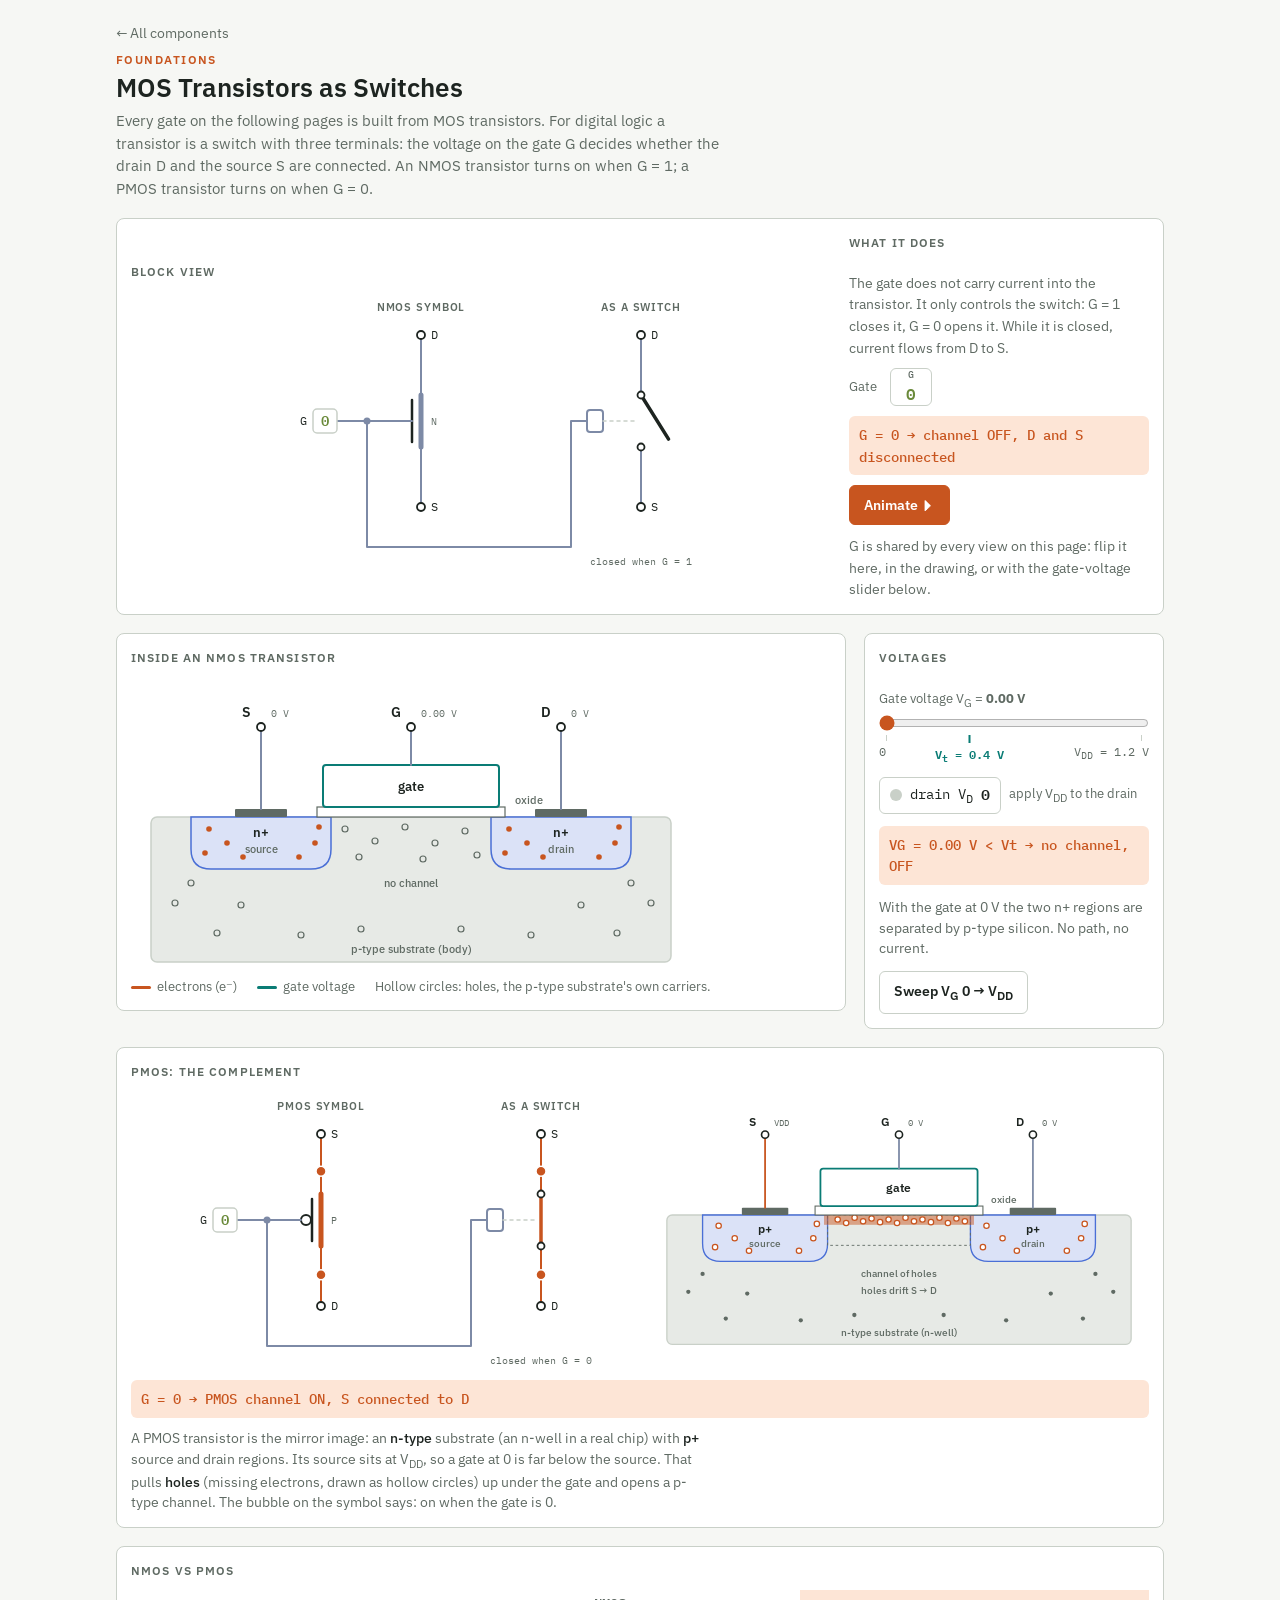
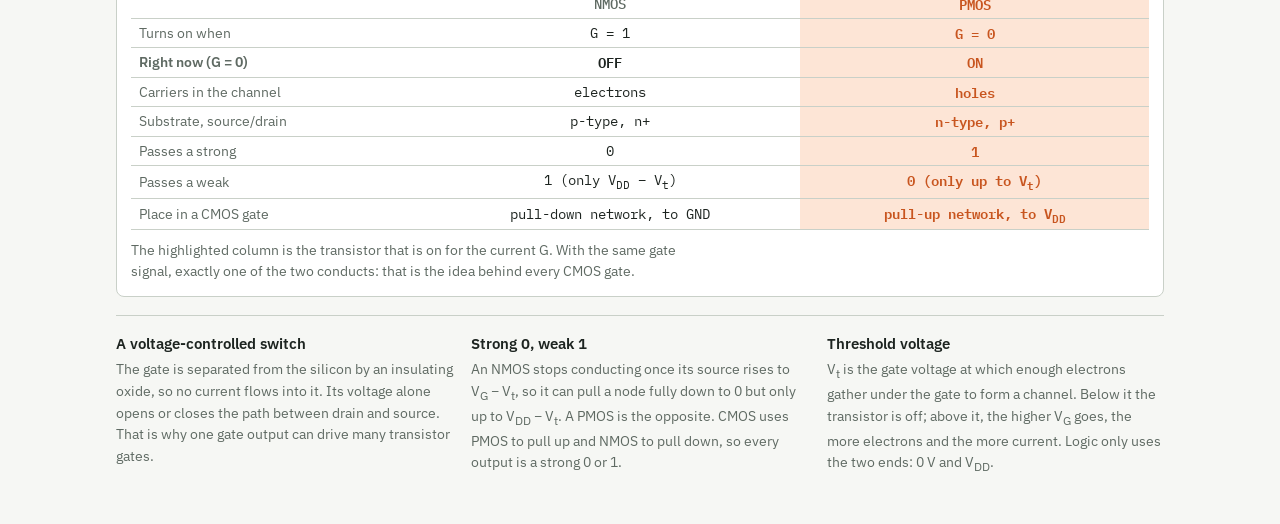
<file: components/transistors.html>
<!doctype html>
<html lang="en">
<head>
<meta charset="utf-8">
<meta name="viewport" content="width=device-width, initial-scale=1, viewport-fit=cover">
<title>MOS Transistors</title>
<link rel="stylesheet" href="../assets/style.css">
<script src="../assets/circuit.js"></script>
<style>
/* Page-specific: transistor symbols, the switch drawing and the silicon cross-section.
   Colors come only from the shared tokens in style.css. */
.sch .ch { fill: none; stroke: var(--wire); stroke-width: 5; stroke-linecap: round; transition: stroke .2s; }
.sch .ch.hi { stroke: var(--hi); }
.sch .plate { fill: none; stroke: var(--fg); stroke-width: 2.5; stroke-linecap: round; }
.sch .term { fill: var(--panel); stroke: var(--fg); stroke-width: 1.8; }
.sch .lever { stroke: var(--fg); stroke-width: 3.5; stroke-linecap: round; transition: transform .3s ease; }
.sch .lever.hi { stroke: var(--hi); }
.sch .contact { fill: var(--panel); stroke: var(--fg); stroke-width: 1.8; }
.sch .coil { fill: var(--panel); stroke: var(--wire); stroke-width: 2; transition: fill .2s, stroke .2s; }
.sch .coil.hi { fill: var(--ctrl-soft); stroke: var(--ctrl); }

/* cross-section */
.sch .si { fill: color-mix(in srgb, var(--line) 45%, var(--panel)); stroke: var(--line); stroke-width: 1.5; }
.sch .dope { fill: color-mix(in srgb, var(--box) 20%, var(--panel)); stroke: var(--box); stroke-width: 1.5; }
.sch .oxide { fill: var(--panel); stroke: var(--muted); stroke-width: 1.2; }
.sch .gate-el { fill: color-mix(in srgb, var(--ctrl) calc(var(--g, 0) * 45%), var(--panel)); stroke: var(--ctrl); stroke-width: 2; transition: fill .2s; }
.sch .metal { fill: var(--muted); }
.sch .chan { fill: var(--hi); transition: height .2s, opacity .2s; }
.sch .depl { fill: none; stroke: var(--muted); stroke-width: 1; stroke-dasharray: 3 3; transition: height .2s; }
.sch .el { fill: var(--hi); transition: opacity .2s; }
.sch .hole { fill: var(--panel); stroke: var(--hi); stroke-width: 1.4; transition: opacity .2s; }
.sch .maj { fill: none; stroke: var(--muted); stroke-width: 1.2; transition: opacity .2s; }
.sch .maj.dotm { fill: var(--muted); stroke: none; }
.sch .rg { font-family: var(--sans); font-size: 13px; font-weight: 600; fill: var(--fg); }
.sch .rg.small { font-size: 11px; font-weight: 500; fill: var(--muted); }

/* gate-voltage slider with Vt marked */
.vg { display: grid; gap: 4px; }
.vg input { width: 100%; margin: 0; }
.vg .ticks { position: relative; height: 30px; font-family: var(--mono); font-size: .75rem; color: var(--muted); }
.vg .ticks span { position: absolute; top: 0; transform: translateX(-50%); white-space: nowrap; }
.vg .ticks span::before { content: ""; display: block; width: 1px; height: 6px; background: var(--line); margin: 0 auto 2px; }
.vg .ticks .vt { color: var(--ctrl); font-weight: 600; }
.vg .ticks .vt::before { background: var(--ctrl); height: 8px; width: 2px; }
.vg .ticks span:first-child { transform: none; }
.vg .ticks span:first-child::before { margin: 0 0 2px 7px; }
.vg .ticks span:last-child { transform: translateX(-100%); }
.vg .ticks span:last-child::before { margin: 0 7px 2px auto; }

/* PMOS panel */
.pm { display: grid; grid-template-columns: repeat(auto-fit, minmax(300px, 1fr)); gap: 18px; align-items: start; }
.pm svg.sch { margin: 0 auto; }

/* comparison table: the column of the transistor that is ON lights up */
table.cmp th:first-child, table.cmp td:first-child { text-align: left; color: var(--muted); font-family: var(--sans); }
table.cmp td, table.cmp th { transition: background .2s, color .2s; }
table.cmp .on { background: var(--hi-soft); color: var(--hi); font-weight: 600; }
table.cmp tr.now td { font-weight: 600; }
</style>
</head>
<body>
<main class="page">
  <header class="page-head">
    <a class="backlink" href="../index.html#transistors">← All components</a>
    <p class="kicker">Foundations</p>
    <h1>MOS Transistors as Switches</h1>
    <p>Every gate on the following pages is built from MOS transistors. For digital logic a transistor is a switch with three terminals: the voltage on the gate G decides whether the drain D and the source S are connected. An NMOS transistor turns on when G = 1; a PMOS transistor turns on when G = 0.</p>
  </header>

  <section class="panel blockview">
    <div>
      <h2>Block view</h2>
      <svg id="blk" class="sch" viewBox="0 0 480 280" width="480" height="280" role="img"
           aria-label="An NMOS transistor symbol with gate G, drain D and source S, next to the same device drawn as a switch that closes when G is 1."></svg>
    </div>
    <div class="say">
      <h2>What it does</h2>
      <p>The gate does not carry current into the transistor. It only controls the switch: G = 1 closes it, G = 0 opens it. While it is closed, current flows from D to S.</p>
      <div class="row"><span class="lab">Gate</span><button class="bit ctrl" id="bg"><small>G</small><span class="v">0</span></button></div>
      <div class="fn" id="bfn"></div>
      <div class="row"><button class="btn primary" id="bplay">Animate ⏵</button></div>
      <p>G is shared by every view on this page: flip it here, in the drawing, or with the gate-voltage slider below.</p>
    </div>
  </section>

  <div class="top">
    <section class="panel scroll">
      <h2>Inside an NMOS transistor</h2>
      <svg id="xs" class="sch" viewBox="0 0 560 300" width="560" height="300" role="img"
           aria-label="Cross-section of an NMOS transistor: a p-type substrate with two n+ regions, source and drain, and a gate electrode on a thin oxide between them. A channel of electrons forms under the gate when the gate voltage exceeds the threshold."></svg>
      <div class="legend">
        <span><i class="hi"></i>electrons (e⁻)</span><span><i class="ctrl"></i>gate voltage</span>
        <span>Hollow circles: holes, the p-type substrate's own carriers.</span>
      </div>
    </section>

    <section class="panel ctl">
      <h2>Voltages</h2>
      <div class="vg">
        <label class="lab" for="vg">Gate voltage V<sub>G</sub> = <b id="vgv">0.00 V</b></label>
        <input type="range" id="vg" min="0" max="1.2" step="0.01" value="0">
        <div class="ticks"><span style="left:0">0</span><span class="vt" id="vtTick">V<sub>t</sub> = 0.4 V</span><span style="left:100%">V<sub>DD</sub> = 1.2 V</span></div>
      </div>
      <div class="row"><button class="sw" id="vds"><span class="dot"></span><code>drain V<sub>D</sub></code> <span class="st">0</span></button><span class="lab">apply V<sub>DD</sub> to the drain</span></div>
      <div class="fn" id="xfn"></div>
      <p class="note" style="margin:0" id="xnote"></p>
      <div class="row"><button class="btn" id="sweep">Sweep V<sub>G</sub> 0 → V<sub>DD</sub></button></div>
    </section>
  </div>

  <section class="panel">
    <h2>PMOS: the complement</h2>
    <div class="pm">
      <svg id="pblk" class="sch" viewBox="0 0 480 280" width="480" height="280" role="img"
           aria-label="A PMOS transistor symbol with a bubble on its gate, next to a switch that closes when G is 0."></svg>
      <svg id="pxs" class="sch" viewBox="0 0 560 300" width="560" height="300" role="img"
           aria-label="Cross-section of a PMOS transistor: an n-type substrate with p+ source and drain regions. When the gate is at 0 a channel of holes forms under it."></svg>
    </div>
    <div class="fn" id="pfn" style="margin-top:10px"></div>
    <p class="note">A PMOS transistor is the mirror image: an <b>n-type</b> substrate (an n-well in a real chip) with <b>p+</b> source and drain regions. Its source sits at V<sub>DD</sub>, so a gate at 0 is far below the source. That pulls <b>holes</b> (missing electrons, drawn as hollow circles) up under the gate and opens a p-type channel. The bubble on the symbol says: on when the gate is 0.</p>
  </section>

  <section class="panel scroll">
    <h2>NMOS vs PMOS</h2>
    <table class="tt cmp" id="cmp">
      <thead><tr><th></th><th data-c="n">NMOS</th><th data-c="p">PMOS</th></tr></thead>
      <tbody>
        <tr><td>Turns on when</td><td data-c="n">G = 1</td><td data-c="p">G = 0</td></tr>
        <tr class="now"><td id="nowLab">Right now (G = 0)</td><td data-c="n" id="nowN">OFF</td><td data-c="p" id="nowP">ON</td></tr>
        <tr><td>Carriers in the channel</td><td data-c="n">electrons</td><td data-c="p">holes</td></tr>
        <tr><td>Substrate, source/drain</td><td data-c="n">p-type, n+</td><td data-c="p">n-type, p+</td></tr>
        <tr><td>Passes a strong</td><td data-c="n">0</td><td data-c="p">1</td></tr>
        <tr><td>Passes a weak</td><td data-c="n">1 (only V<sub>DD</sub> − V<sub>t</sub>)</td><td data-c="p">0 (only up to V<sub>t</sub>)</td></tr>
        <tr><td>Place in a CMOS gate</td><td data-c="n">pull-down network, to GND</td><td data-c="p">pull-up network, to V<sub>DD</sub></td></tr>
      </tbody>
    </table>
    <p class="note">The highlighted column is the transistor that is on for the current G. With the same gate signal, exactly one of the two conducts: that is the idea behind every CMOS gate.</p>
  </section>

  <section class="notes">
    <div><h3>A voltage-controlled switch</h3><p>The gate is separated from the silicon by an insulating oxide, so no current flows into it. Its voltage alone opens or closes the path between drain and source. That is why one gate output can drive many transistor gates.</p></div>
    <div><h3>Strong 0, weak 1</h3><p>An NMOS stops conducting once its source rises to V<sub>G</sub> − V<sub>t</sub>, so it can pull a node fully down to 0 but only up to V<sub>DD</sub> − V<sub>t</sub>. A PMOS is the opposite. CMOS uses PMOS to pull up and NMOS to pull down, so every output is a strong 0 or 1.</p></div>
    <div><h3>Threshold voltage</h3><p>V<sub>t</sub> is the gate voltage at which enough electrons gather under the gate to form a channel. Below it the transistor is off; above it, the higher V<sub>G</sub> goes, the more electrons and the more current. Logic only uses the two ends: 0 V and V<sub>DD</sub>.</p></div>
  </section>
</main>

<script>
(function () {
  var VDD = 1.2, VT = 0.4;
  var G = 0, VG = 0, VD = 0;                         /* shared state: logic gate input, gate voltage, drain on/off */
  var $ = function (id) { return document.getElementById(id); };

  /* ---------- a transistor symbol next to the same thing drawn as a switch ----------
     p = 1 draws a PMOS (bubble on the gate, source on top, on when G = 0). */
  function pair(svg, p) {
    var X1 = 180, X2 = 400, T = 44, B = 216, cT = 104, cB = 156, gy = 130, px = 96, bx = 126;
    var top = p ? 'S' : 'D', bot = p ? 'D' : 'S';
    DD.text(svg, X1, 20, (p ? 'PMOS' : 'NMOS') + ' SYMBOL', 'lbl name');
    DD.text(svg, X2, 20, 'AS A SWITCH', 'lbl name');
    function term(x, y, name) { DD.el('circle', { cx: x, cy: y, r: 4, 'class': 'term' }, svg); DD.text(svg, x + 10, y + 4, name, 'lbl', 'start'); }
    var o = { p: p, svg: svg, gen: 0, shown: -1 };
    /* transistor */
    o.dw = [DD.wire(svg, [[X1, T + 4], [X1, cT]]), DD.wire(svg, [[X1, cB], [X1, B - 4]])];
    o.ch = DD.el('path', { d: 'M' + X1 + ',' + cT + 'V' + cB, 'class': 'ch' }, svg);
    DD.el('path', { d: 'M' + (X1 - 9) + ',' + (cT + 5) + 'V' + (cB - 5), 'class': 'plate' }, svg);
    var gEnd = X1 - 9;
    if (p) { o.bub = DD.el('circle', { cx: X1 - 15, cy: gy, r: 5, 'class': 'bubble ctrl' }, svg); gEnd = X1 - 20; }
    DD.text(svg, X1 + 10, gy + 4, p ? 'P' : 'N', 'lbl small', 'start');
    term(X1, T, top); term(X1, B, bot);
    o.gw = [DD.wire(svg, [[px, gy], [gEnd, gy]], 'ctrl'),
            DD.wire(svg, [[bx, gy], [bx, 256], [330, 256], [330, gy], [346, gy]], 'ctrl')];
    o.gdot = DD.dot(svg, bx, gy, 'ctrl');
    o.gPath = ['M' + px + ',' + gy + 'H' + gEnd, 'M' + px + ',' + gy + 'H' + bx + 'V256H330V' + gy + 'H346'];
    /* switch: a relay-like actuator driven by G, a lever pivoting at the top contact */
    o.coil = DD.el('rect', { x: 346, y: gy - 11, width: 16, height: 22, rx: 3, 'class': 'coil' }, svg);
    DD.wire(svg, [[362, gy], [X2 - 6, gy]], 'inside');
    o.sw = [DD.wire(svg, [[X2, T + 4], [X2, cT]]), DD.wire(svg, [[X2, cB], [X2, B - 4]])];
    o.lever = DD.el('line', { x1: X2, y1: cT, x2: X2, y2: cB, 'class': 'lever' }, svg);
    o.lever.style.transformOrigin = X2 + 'px ' + cT + 'px';
    DD.el('circle', { cx: X2, cy: cT, r: 3.5, 'class': 'contact' }, svg);
    DD.el('circle', { cx: X2, cy: cB, r: 3.5, 'class': 'contact' }, svg);
    DD.text(svg, X2, 274, p ? 'closed when G = 0' : 'closed when G = 1', 'lbl small');
    term(X2, T, top); term(X2, B, bot);
    o.cPath = ['M' + X1 + ',' + (T + 4) + 'V' + (B - 4), 'M' + X2 + ',' + (T + 4) + 'V' + (B - 4)];
    o.pin = DD.pin(svg, px, gy, 'G', { ctrl: 1, onToggle: function (v) { setG(v); } });
    return o;
  }
  /* draw the switch state: on = channel conducting */
  function showPair(o, g, on) {
    o.shown = on;
    DD.setHi(o.ch, on); DD.setHi(o.dw, on); DD.setHi(o.sw, on); DD.setHi(o.lever, on);
    DD.flow(o.dw, on && DD.reduceMotion); DD.flow(o.sw, on && DD.reduceMotion);
    o.lever.style.transform = on ? 'none' : 'rotate(-32deg)';
    o.coil.classList.toggle('hi', !!g);
    if (!on) o.svg.querySelectorAll('.token.cur').forEach(function (t) { t.remove(); });
  }
  /* gate beads arrive, the switch flips, then charge beads keep flowing top → bottom while it is on */
  async function animatePair(o, g, on) {
    var my = ++o.gen;
    await Promise.all(o.gPath.map(function (d) { return DD.token(o.svg, d, { value: g, ctrl: g, dur: 650 }); }));
    if (my !== o.gen) return;
    showPair(o, g, on);
    if (on) flowLoop(o, my);
  }
  async function flowLoop(o, my) {
    if (DD.reduceMotion) return;
    await DD.sleep(250);
    while (my === o.gen) {
      o.cPath.forEach(function (d) { DD.token(o.svg, d, { dur: 1100, r: 5 }); o.svg.lastChild.classList.add('cur'); });
      await DD.sleep(420);
    }
  }
  function renderPair(o, g) {
    var on = o.p ? 1 - g : g;
    o.pin.set(g); DD.setHi(o.gw, g); DD.setHi(o.gdot, g); if (o.bub) DD.setHi(o.bub, g);
    if (o.shown < 0) { showPair(o, g, on); if (on) flowLoop(o, o.gen); }
    else if (on !== o.shown || o.coil.classList.contains('hi') !== !!g) animatePair(o, g, on);
  }

  /* ---------- silicon cross-section ----------
     p = 0: NMOS (p substrate, n+ regions, electron channel); p = 1: PMOS (n substrate, p+ regions, holes). */
  function xsec(svg, p) {
    var L = 200, R = 360, S0 = 140, N = 16, o = { p: p, svg: svg, off: 0, k: 0, drift: 0, last: 0 };
    var cX = 130, gX = 280, dX = 430;
    DD.el('rect', { x: 20, y: S0, width: 520, height: 145, rx: 6, 'class': 'si' }, svg);
    function well(x0, x1) {
      DD.el('path', { d: 'M' + x0 + ',' + S0 + 'V172Q' + x0 + ',192 ' + (x0 + 20) + ',192H' + (x1 - 20) + 'Q' + x1 + ',192 ' + x1 + ',172V' + S0 + 'Z', 'class': 'dope' }, svg);
    }
    well(60, L); well(R, 500);
    /* carriers that live in the source/drain regions */
    function carrier(x, y, cls) {
      return p ? DD.el('circle', { cx: x, cy: y, r: 3, 'class': 'hole' + (cls ? ' ' + cls : '') }, svg)
               : DD.el('circle', { cx: x, cy: y, r: 2.8, 'class': 'el' + (cls ? ' ' + cls : '') }, svg);
    }
    [[78, 152], [96, 166], [112, 180], [168, 180], [184, 166], [74, 176], [188, 150]].forEach(function (q) {
      carrier(q[0], q[1]); carrier(q[0] + 300, q[1]);
    });
    DD.text(svg, cX, 160, p ? 'p+' : 'n+', 'rg');
    DD.text(svg, cX, 176, 'source', 'rg small');
    DD.text(svg, dX, 160, p ? 'p+' : 'n+', 'rg');
    DD.text(svg, dX, 176, 'drain', 'rg small');
    /* majority carriers of the substrate (holes in p-type, electrons in n-type) */
    o.maj = [];
    [[44, 226], [86, 256], [110, 228], [170, 258], [230, 252], [330, 252], [400, 258], [450, 228], [486, 256], [520, 226], [60, 206], [500, 206]]
      .forEach(function (q) { DD.el('circle', { cx: q[0], cy: q[1], r: p ? 2.4 : 3, 'class': 'maj' + (p ? ' dotm' : '') }, svg); });
    /* the ones near the surface under the gate get pushed away as the gate charges up */
    [[214, 152], [244, 164], [274, 150], [304, 166], [334, 154], [228, 180], [292, 182], [346, 178]].forEach(function (q) {
      o.maj.push(DD.el('circle', { cx: q[0], cy: q[1], r: p ? 2.4 : 3, 'class': 'maj' + (p ? ' dotm' : '') }, svg));
    });
    DD.text(svg, 280, 276, p ? 'n-type substrate (n-well)' : 'p-type substrate (body)', 'rg small');
    /* depletion region and channel */
    o.depl = DD.el('rect', { x: L, y: S0, width: R - L, height: 0, 'class': 'depl' }, svg);
    o.chan = DD.el('rect', { x: L - 4, y: S0, width: R - L + 8, height: 0, 'class': 'chan', opacity: 0 }, svg);
    o.els = [];
    for (var i = 0; i < N; i++) {
      var e = carrier(0, 0); e.style.opacity = 0;
      o.els.push({ e: e, f: (i * 7 % N) / N, dy: [3, 7, 5, 9, 4, 8][i % 6], show: (i * 5) % N });
    }
    o.chLab = DD.text(svg, 280, 210, 'no channel', 'rg small');
    o.drLab = DD.text(svg, 280, 228, '', 'rg small');
    /* oxide, gate, contacts and terminals */
    DD.el('rect', { x: 186, y: 130, width: 188, height: 10, 'class': 'oxide' }, svg);
    o.gate = DD.el('rect', { x: 192, y: 88, width: 176, height: 42, rx: 3, 'class': 'gate-el' }, svg);
    DD.text(svg, gX, 114, 'gate', 'rg');
    DD.text(svg, 412, 127, 'oxide', 'rg small', 'end');
    DD.el('rect', { x: cX - 26, y: 132, width: 52, height: 8, rx: 1, 'class': 'metal' }, svg);
    DD.el('rect', { x: dX - 26, y: 132, width: 52, height: 8, rx: 1, 'class': 'metal' }, svg);
    o.sW = DD.wire(svg, [[cX, 132], [cX, 54]]);
    o.gW = DD.wire(svg, [[gX, 88], [gX, 54]], 'ctrl');
    o.dW = DD.wire(svg, [[dX, 132], [dX, 54]]);
    function term(x, name) {
      DD.el('circle', { cx: x, cy: 50, r: 4, 'class': 'term' }, svg);
      DD.text(svg, x - 10, 40, name, 'lbl title', 'end');
      return DD.text(svg, x + 10, 40, '', 'lbl small', 'start');
    }
    o.sT = term(cX, 'S'); o.gT = term(gX, 'G'); o.dT = term(dX, 'D');
    o.sT.textContent = p ? 'VDD' : '0 V';
    return o;
  }
  /* k: channel strength 0..1; dep: depletion 0..1; drift: carriers move S → D */
  function showX(o, k, dep, drift) {
    o.k = k; o.drift = drift && k > 0;
    o.depl.setAttribute('height', (dep * 34).toFixed(1));
    o.chan.setAttribute('height', k > 0 ? (3 + 8 * k).toFixed(1) : 0);
    o.chan.setAttribute('opacity', k > 0 ? (0.18 + 0.3 * k).toFixed(2) : 0);
    o.maj.forEach(function (m) { m.style.opacity = (1 - dep).toFixed(2); });
    var n = Math.round(k * o.els.length);
    o.els.forEach(function (c) { c.e.style.opacity = c.show < n ? 1 : 0; });
    o.chLab.textContent = k > 0 ? (o.p ? 'channel of holes' : 'inversion channel (n-type)') : (dep > 0 ? 'depletion: holes pushed away, no channel yet' : 'no channel');
    if (o.p && k === 0) o.chLab.textContent = 'no channel';
    o.drLab.textContent = o.drift ? (o.p ? 'holes drift S → D' : 'electrons drift S → D, current flows D → S') : '';
    placeEls(o);
    DD.setHi(o.dW, o.p ? 0 : VD);
    DD.setHi(o.sW, o.p ? 1 : 0);
    syncDrift();
  }
  function placeEls(o) {
    var L = 200, W = 160;
    o.els.forEach(function (c) {
      var f = (c.f + o.off) % 1;
      c.e.setAttribute('cx', (L + 4 + f * (W - 8)).toFixed(1));
      c.e.setAttribute('cy', (140 + Math.min(c.dy, 2 + 8 * o.k)).toFixed(1));
    });
  }
  /* continuous drift: requestAnimationFrame when frames run, a timer otherwise (background tabs, headless) */
  var drifting = [], raf = 0, iv = 0, lastT = 0;
  function tick() {
    var now = performance.now(), dt = Math.min(0.1, (now - (lastT || now)) / 1000);
    lastT = now;
    drifting.forEach(function (o) { o.off = (o.off + dt * (0.12 + 0.25 * o.k)) % 1; placeEls(o); });
  }
  function loop() { tick(); raf = requestAnimationFrame(loop); }
  function syncDrift() {
    drifting = [xn, xp].filter(function (o) { return o && o.drift; });
    var want = drifting.length > 0 && !DD.reduceMotion;
    if (want && !iv) { lastT = 0; raf = requestAnimationFrame(loop); iv = setInterval(function () { if (performance.now() - lastT > 120) tick(); }, 60); }
    if (!want && iv) { cancelAnimationFrame(raf); clearInterval(iv); iv = 0; }
  }

  /* ---------- build ---------- */
  var nb = pair($('blk'), 0), pb = pair($('pblk'), 1);
  var xn = null, xp = null;
  xn = xsec($('xs'), 0); xp = xsec($('pxs'), 1);
  var setBG = DD.bitButton($('bg'), function () { return G; }, function (v) { setG(v); });
  var slider = $('vg'), setVD = DD.swButton($('vds'), function () { return VD; }, function (v) { VD = v; render(); });
  $('vtTick').style.left = (VT / VDD * 100) + '%';
  slider.addEventListener('input', function () { setVG(+slider.value); });

  function setG(v) { G = v ? 1 : 0; VG = G ? VDD : 0; render(); }
  function setVG(x) { VG = x; G = VG >= VT ? 1 : 0; render(); }

  function render() {
    renderPair(nb, G); renderPair(pb, G);
    setBG(G); setVD(VD);
    $('bfn').textContent = G ? 'G = 1 → channel ON, D connected to S' : 'G = 0 → channel OFF, D and S disconnected';
    $('pfn').textContent = G ? 'G = 1 → PMOS channel OFF, S and D disconnected' : 'G = 0 → PMOS channel ON, S connected to D';
    /* NMOS cross-section follows the analog gate voltage */
    slider.value = VG;
    $('vgv').textContent = VG.toFixed(2) + ' V';
    var k = VG > VT ? (VG - VT) / (VDD - VT) : 0, dep = Math.min(1, VG / VT);
    xn.gate.style.setProperty('--g', (VG / VDD).toFixed(2));
    xn.gT.textContent = VG.toFixed(2) + ' V';
    xn.dT.textContent = VD ? '1.2 V' : '0 V';
    DD.setHi(xn.gW, VG >= VT);
    showX(xn, k, dep, VD);
    $('xfn').textContent = VG < VT
      ? 'VG = ' + VG.toFixed(2) + ' V < Vt → no channel, OFF'
      : 'VG = ' + VG.toFixed(2) + ' V ≥ Vt → channel, ON';
    $('xnote').innerHTML = VG < VT
      ? (VG > 0 ? 'The positive gate pushes the substrate\'s holes away (dashed depletion region), but not yet enough electrons gather to connect source and drain.' : 'With the gate at 0 V the two n+ regions are separated by p-type silicon. No path, no current.')
      : (VD ? 'Electrons enter from the source and drift through the channel to the drain. Current is defined the other way: <b>I<sub>D</sub> flows from D to S</b>.'
            : 'A thin layer of electrons now connects the two n+ regions. Apply a drain voltage to make them move. Higher V<sub>G</sub> gives a thicker channel and more current.');
    /* PMOS cross-section follows the logic level: gate at 0 → full hole channel */
    xp.gate.style.setProperty('--g', G);
    xp.gT.textContent = G ? '1.2 V' : '0 V';
    xp.dT.textContent = '0 V';
    DD.setHi(xp.gW, G);
    showX(xp, G ? 0 : 1, G ? 0 : 1, 1);
    /* comparison table */
    var on = G ? 'n' : 'p';
    $('cmp').querySelectorAll('[data-c]').forEach(function (c) { c.classList.toggle('on', c.dataset.c === on); });
    $('nowLab').textContent = 'Right now (G = ' + G + ')';
    $('nowN').textContent = G ? 'ON' : 'OFF'; $('nowP').textContent = G ? 'OFF' : 'ON';
  }

  var bplay = $('bplay');
  bplay.addEventListener('click', async function () {
    bplay.disabled = true;
    for (var i = 0; i < 4; i++) { setG(1 - G); await DD.sleep(DD.reduceMotion ? 700 : 2200); }
    bplay.disabled = false;
  });
  var sweep = $('sweep');
  sweep.addEventListener('click', async function () {
    sweep.disabled = true; VD = 1; setVD(1);
    for (var v = 0; v <= VDD + 1e-9; v += 0.05) { setVG(Math.round(v * 100) / 100); await DD.sleep(110); }
    sweep.disabled = false;
  });
  setVD(VD);
  render();
})();
</script>
</body>
</html>
</file>
<file: assets/style.css>
/* Digital Design Illustrations: shared visual system.
   Every component page links this file and assets/circuit.js. Do not add per-page colors;
   use the tokens below so all illustrations read as one set, in light and dark. */

@import url("https://fonts.googleapis.com/css2?family=IBM+Plex+Sans:wght@400;500;600&family=IBM+Plex+Mono:wght@400;500;600&display=swap");

:root {
  --bg: #f6f7f4;
  --panel: #ffffff;
  --fg: #1d2420;
  --muted: #5f6a63;
  --line: #c9d0c8;
  --box: #4a6fd6;        /* block / gate outlines */
  --gate: #ffffff;       /* gate fill */
  --wire: #7d8aa6;       /* a wire at logic 0 (or structural wire) */
  --hi: #c8551f;         /* data signal at logic 1 */
  --hi-soft: #fde5d6;    /* tinted background for "active" rows, cells, buttons */
  --ctrl: #0a7c75;       /* control signal at logic 1: select, enable, clock, carry-in */
  --ctrl-soft: #d4efec;
  --zero: #6a8a3a;       /* text showing a 0 value */
  --one: #c8551f;        /* text showing a 1 value */
  --warn: #b3261e;
  --sans: "IBM Plex Sans", system-ui, -apple-system, "Segoe UI", sans-serif;
  --mono: "IBM Plex Mono", ui-monospace, SFMono-Regular, Menlo, monospace;
  color-scheme: light;
}
@media (prefers-color-scheme: dark) {
  :root:not([data-theme="light"]) {
    --bg: #161a17; --panel: #1f2521; --fg: #e8ebe6; --muted: #9aa59c; --line: #3a433c;
    --box: #7c99ea; --gate: #1f2521; --wire: #5d6b85;
    --hi: #f08a55; --hi-soft: #4a2a18; --ctrl: #38c9bd; --ctrl-soft: #123a37;
    --zero: #9fc05a; --one: #f08a55; --warn: #ff7b72;
    color-scheme: dark;
  }
}
:root[data-theme="dark"] {
  --bg: #161a17; --panel: #1f2521; --fg: #e8ebe6; --muted: #9aa59c; --line: #3a433c;
  --box: #7c99ea; --gate: #1f2521; --wire: #5d6b85;
  --hi: #f08a55; --hi-soft: #4a2a18; --ctrl: #38c9bd; --ctrl-soft: #123a37;
  --zero: #9fc05a; --one: #f08a55; --warn: #ff7b72;
  color-scheme: dark;
}

*, *::before, *::after { box-sizing: border-box; }
html, body { margin: 0; }
body {
  background: var(--bg); color: var(--fg);
  font-family: var(--sans); font-size: 15px; line-height: 1.5;
}
code, kbd { font-family: var(--mono); font-size: .92em; }
img { max-width: 100%; }
[hidden] { display: none !important; }

/* ---------- component page layout ---------- */
.page {
  max-width: 1080px; margin: 0 auto; display: grid; gap: 18px;
  padding-block: 22px 48px;
  padding-left: max(16px, env(safe-area-inset-left, 0px));
  padding-right: max(16px, env(safe-area-inset-right, 0px));
}
.page > * { min-width: 0; }
.page-head .kicker {
  font-size: .75rem; font-weight: 600; letter-spacing: .12em; text-transform: uppercase; color: var(--hi);
  margin: 0 0 4px;
}
.page-head h1 { font-size: 1.6rem; font-weight: 600; line-height: 1.2; margin: 0 0 6px; text-wrap: balance; }
.page-head p { margin: 0; color: var(--muted); max-width: 68ch; }
.backlink { font-size: .85rem; color: var(--muted); text-decoration: none; display: inline-block; margin-bottom: 8px; }
.backlink:hover { color: var(--hi); }

/* schematic on the left, controls on the right; stacks on narrow screens */
.top { display: grid; grid-template-columns: minmax(0, 1fr) 300px; gap: 18px; align-items: start; }
@media (max-width: 820px) { .top { grid-template-columns: minmax(0, 1fr); } }
.split { display: grid; grid-template-columns: repeat(auto-fit, minmax(300px, 1fr)); gap: 18px; }

.panel { background: var(--panel); border: 1px solid var(--line); border-radius: 8px; padding: 14px; min-width: 0; }
.panel h2 {
  font-size: .78rem; font-weight: 600; letter-spacing: .09em; text-transform: uppercase; color: var(--muted);
  margin: 0 0 10px;
}
.scroll { overflow-x: auto; }
.note { font-size: .86rem; color: var(--muted); margin: 10px 0 0; max-width: 72ch; }
.note b, .note strong { color: var(--fg); font-weight: 500; }

/* explanatory cards under the illustration */
.notes { display: grid; grid-template-columns: repeat(auto-fit, minmax(240px, 1fr)); gap: 18px; border-top: 1px solid var(--line); padding-top: 16px; }
.notes h3 { margin: 0 0 4px; font-size: .95rem; font-weight: 600; }
.notes p { margin: 0; color: var(--muted); font-size: .9rem; }

/* legend chips for wire colors */
.legend { display: flex; flex-wrap: wrap; gap: 6px 20px; font-size: .8rem; color: var(--muted); }
.legend i { display: inline-block; width: 20px; height: 3px; vertical-align: middle; margin-right: 6px; border-radius: 2px; }
.legend i.lo { background: var(--wire); }
.legend i.hi { background: var(--hi); }
.legend i.ctrl { background: var(--ctrl); }

/* ---------- controls ---------- */
.ctl { display: grid; gap: 12px; align-content: start; }
.row { display: flex; flex-wrap: wrap; gap: 8px; align-items: center; }
.row > label, .lab { font-size: .82rem; color: var(--muted); min-width: 2.5em; }

/* a single input bit: shows 0/1, click to toggle */
.bit {
  font-family: var(--mono); font-size: 1rem; font-weight: 600; min-width: 42px; height: 38px; padding: 0 8px;
  border: 1px solid var(--line); border-radius: 6px; background: var(--panel); color: var(--zero); cursor: pointer;
}
.bit.on { background: var(--hi-soft); border-color: var(--hi); color: var(--hi); }
.bit.ctrl.on { background: var(--ctrl-soft); border-color: var(--ctrl); color: var(--ctrl); }
.bit small { display: block; font-size: .65rem; font-weight: 500; color: var(--muted); line-height: 1; }

/* a named control line: dot + name + value */
.sw {
  display: inline-flex; align-items: center; gap: 8px; border: 1px solid var(--line); border-radius: 6px;
  padding: 6px 10px; background: var(--panel); color: var(--fg); cursor: pointer; font: inherit;
}
.sw .dot { width: 12px; height: 12px; border-radius: 50%; background: var(--line); }
.sw.on { border-color: var(--ctrl); }
.sw.on .dot { background: var(--ctrl); }
.sw code { font-family: var(--mono); }
.sw .st { font-family: var(--mono); font-weight: 600; }

.btn {
  font: inherit; font-weight: 600; font-size: .9rem; border: 1px solid var(--line); border-radius: 6px;
  padding: 8px 14px; background: var(--panel); color: var(--fg); cursor: pointer;
}
.btn:hover { border-color: var(--hi); }
.btn.primary { background: var(--hi); border-color: var(--hi); color: #fff; }
.btn:disabled { opacity: .5; cursor: default; }
.btn:focus-visible, .bit:focus-visible, .sw:focus-visible, input:focus-visible, select:focus-visible, a:focus-visible {
  outline: 2px solid var(--hi); outline-offset: 2px;
}
input[type="range"] { accent-color: var(--hi); }
input[type="text"], input[type="number"], select {
  font-family: var(--mono); font-size: 1rem; padding: 6px 8px; border: 1px solid var(--line); border-radius: 6px;
  background: var(--panel); color: var(--fg);
}

/* one-line live readout: "Y = I2 = 1" */
.fn {
  font-family: var(--mono); font-size: .9rem; font-weight: 500; padding: 8px 10px; border-radius: 6px;
  background: var(--hi-soft); color: var(--hi);
}
.fn.warn { color: var(--warn); }
/* big numeric readout */
.readout { display: flex; align-items: baseline; gap: 12px; flex-wrap: wrap; font-family: var(--mono); }
.readout b { font-size: 2rem; font-weight: 600; font-variant-numeric: tabular-nums; }
.readout span { color: var(--muted); }

/* ---------- truth / function tables ---------- */
table.tt { border-collapse: collapse; font-family: var(--mono); font-size: .85rem; width: 100%; font-variant-numeric: tabular-nums; }
.tt th, .tt td { padding: 4px 8px; text-align: center; border-bottom: 1px solid var(--line); }
.tt th { color: var(--muted); font-weight: 500; }
.tt td.sep, .tt th.sep { border-left: 1px solid var(--line); }
.tt td.x { color: var(--muted); }
.tt td.one { color: var(--one); font-weight: 600; }
.tt td.zero { color: var(--muted); }
.tt tbody tr { cursor: default; }
.tt tbody tr.pick { cursor: pointer; }
.tt tbody tr.pick:hover td { background: color-mix(in srgb, var(--hi-soft) 50%, transparent); }
.tt tr.cur td { background: var(--hi-soft); color: var(--hi); font-weight: 600; }

/* ---------- SVG schematic vocabulary ---------- */
svg.sch { display: block; max-width: 100%; height: auto; font-family: var(--mono); }
.sch text { fill: var(--fg); font-size: 12px; }
.sch .lbl { fill: var(--fg); font-size: 12px; }
.sch .lbl.small, .sch .small { font-size: 10px; fill: var(--muted); }
.sch .lbl.muted { fill: var(--muted); }
.sch .lbl.name { font-family: var(--sans); font-size: 11px; font-weight: 600; letter-spacing: .08em; fill: var(--muted); }
.sch .lbl.title { font-family: var(--sans); font-size: 14px; font-weight: 600; fill: var(--fg); }
.sch .val { font-weight: 600; font-size: 14px; }
.sch .big { font-size: 24px; font-weight: 600; }
.sch .v0 { fill: var(--zero); }
.sch .v1 { fill: var(--one); }

.sch .wire { fill: none; stroke: var(--wire); stroke-width: 2; stroke-linecap: round; stroke-linejoin: round; transition: stroke .25s; }
.sch .wire.bus { stroke-width: 3.5; }
.sch .wire.hi { stroke: var(--hi); }
.sch .wire.ctrl.hi { stroke: var(--ctrl); }
.sch .node { fill: var(--wire); transition: fill .25s; }
.sch .node.hi { fill: var(--hi); }
.sch .node.ctrl.hi { fill: var(--ctrl); }
.sch .slash { stroke: var(--muted); stroke-width: 1.4; }

.sch .gate { fill: var(--gate); stroke: var(--fg); stroke-width: 2; stroke-linejoin: round; transition: fill .2s, stroke .2s; }
.sch .gate.hi { stroke: var(--hi); }
.sch .gate.ctrl.hi { stroke: var(--ctrl); }
.sch .gate.flash { fill: var(--hi-soft); }
.sch .bubble { fill: var(--gate); stroke: var(--fg); stroke-width: 2; }
.sch .bubble.hi { stroke: var(--hi); }
.sch .bubble.ctrl.hi { stroke: var(--ctrl); }
.sch .box { fill: var(--gate); stroke: var(--box); stroke-width: 2; transition: fill .2s; }
.sch .box.hot { fill: var(--hi-soft); }
.sch .frame { fill: none; stroke: var(--box); stroke-width: 1.5; opacity: .5; }
.sch .clk-tri { fill: none; stroke: var(--box); stroke-width: 2; }

/* input pins drawn in the schematic: click to toggle */
.sch .pin { cursor: pointer; }
.sch .pin rect { fill: var(--panel); stroke: var(--line); stroke-width: 1.5; transition: fill .2s, stroke .2s; }
.sch .pin text { font-weight: 600; fill: var(--zero); }
.sch .pin.on rect { fill: var(--hi-soft); stroke: var(--hi); }
.sch .pin.on text { fill: var(--hi); }
.sch .pin.ctrl.on rect { fill: var(--ctrl-soft); stroke: var(--ctrl); }
.sch .pin.ctrl.on text { fill: var(--ctrl); }
.sch .pin:focus { outline: none; }
.sch .pin:focus-visible rect { stroke: var(--hi); stroke-width: 3; }

/* output lamps */
.sch .led { fill: var(--panel); stroke: var(--fg); stroke-width: 2; transition: fill .25s; }
.sch .led.hi { fill: var(--hi); filter: drop-shadow(0 0 5px color-mix(in srgb, var(--hi) 60%, transparent)); }
.sch .led.ctrl.hi { fill: var(--ctrl); filter: drop-shadow(0 0 5px color-mix(in srgb, var(--ctrl) 60%, transparent)); }

/* animation helpers */
.sch .pulse { fill: var(--hi); opacity: 0; }
.sch .edge { stroke: var(--ctrl); stroke-width: 4; opacity: 0; fill: none; }
.flash-once { animation: dd-flash .5s ease-out; }
@keyframes dd-flash { 0% { opacity: 1; } 100% { opacity: 0; } }

/* signal beads (DD.token) and marching dashes on the active path (DD.flow) */
.sch .token circle { fill: var(--hi); stroke: var(--panel); stroke-width: 1.5; }
.sch .token.ctrl circle { fill: var(--ctrl); }
.sch .token.v0 circle { fill: var(--wire); }   /* a 0 is grey even on a control line */
.sch .token text { fill: #fff; font-weight: 600; }
.sch .wire.flow { stroke-dasharray: 8 6; animation: dd-march .6s linear infinite; }
@keyframes dd-march { to { stroke-dashoffset: -14; } }

/* block view: the component as one symbol, shown first on every page */
.blockview { display: grid; grid-template-columns: minmax(0, 1fr) minmax(220px, 300px); gap: 18px; align-items: center; }
@media (max-width: 820px) { .blockview { grid-template-columns: minmax(0, 1fr); } }
.blockview svg.sch { margin: 0 auto; }
.blockview .say { display: grid; gap: 10px; align-content: start; }
.blockview .say p { margin: 0; color: var(--muted); font-size: .9rem; }
.sch .sym-name { font-family: var(--sans); font-size: 15px; font-weight: 600; fill: var(--fg); }
.sch .port { font-size: 11px; fill: var(--muted); }
.sch .inside { fill: none; stroke: var(--line); stroke-width: 1.5; stroke-dasharray: 3 4; }

/* ---------- timing diagrams (DD.Timing) ---------- */
svg.timing { display: block; max-width: none; font-family: var(--mono); }
.timing text { fill: var(--fg); font-size: 12px; }
.timing .t-lab { fill: var(--fg); }
.timing .t-grid { stroke: var(--line); stroke-width: 1; }
.timing .t-sig { fill: none; stroke: var(--fg); stroke-width: 2; }
.timing .t-sig.hi { stroke: var(--hi); }
.timing .t-bus { fill: var(--panel); stroke: var(--fg); stroke-width: 1.5; }
.timing .t-edge { fill: var(--ctrl); }
.timing .t-small { font-size: 10px; fill: var(--muted); }
.timing .t-now { fill: var(--ctrl); opacity: .08; }

@media (prefers-reduced-motion: reduce) {
  .sch *, .flash-once { transition: none !important; animation-duration: .01s !important; }
  .sch .wire.flow { animation: none; stroke-dasharray: none; }
}
</file>
